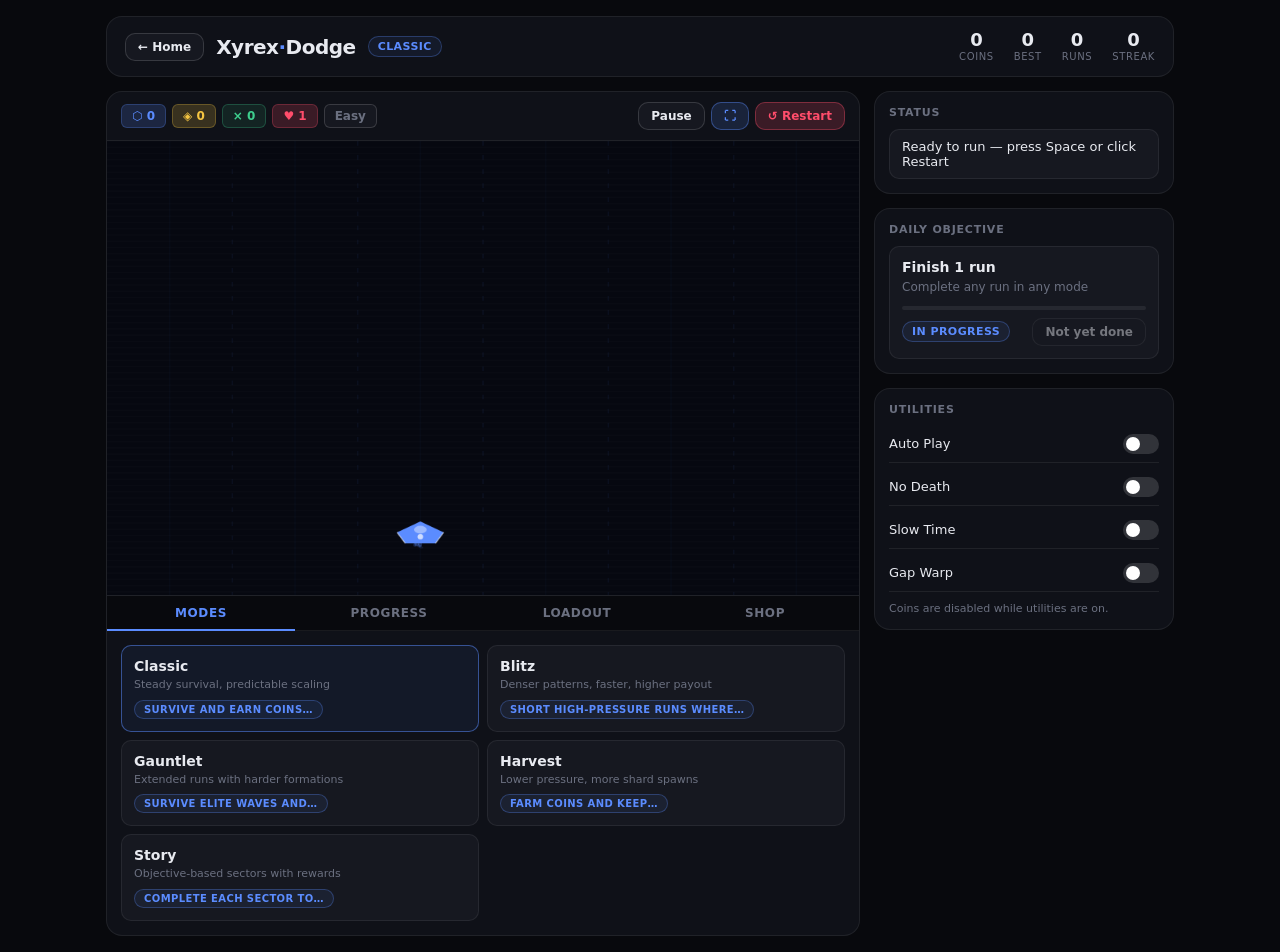
<file: dodge/index.html>
<!doctype html>
<html lang="en">
<head>
  <meta charset="utf-8" />
  <meta name="viewport" content="width=device-width,initial-scale=1" />
  <title>Xyrex.lol</title>
  <script>
    (function () {
      var next = '/dodge.html' + window.location.search + window.location.hash;
      window.location.replace(next);
    })();
  </script>
</head>
<body></body>
</html>
</file>
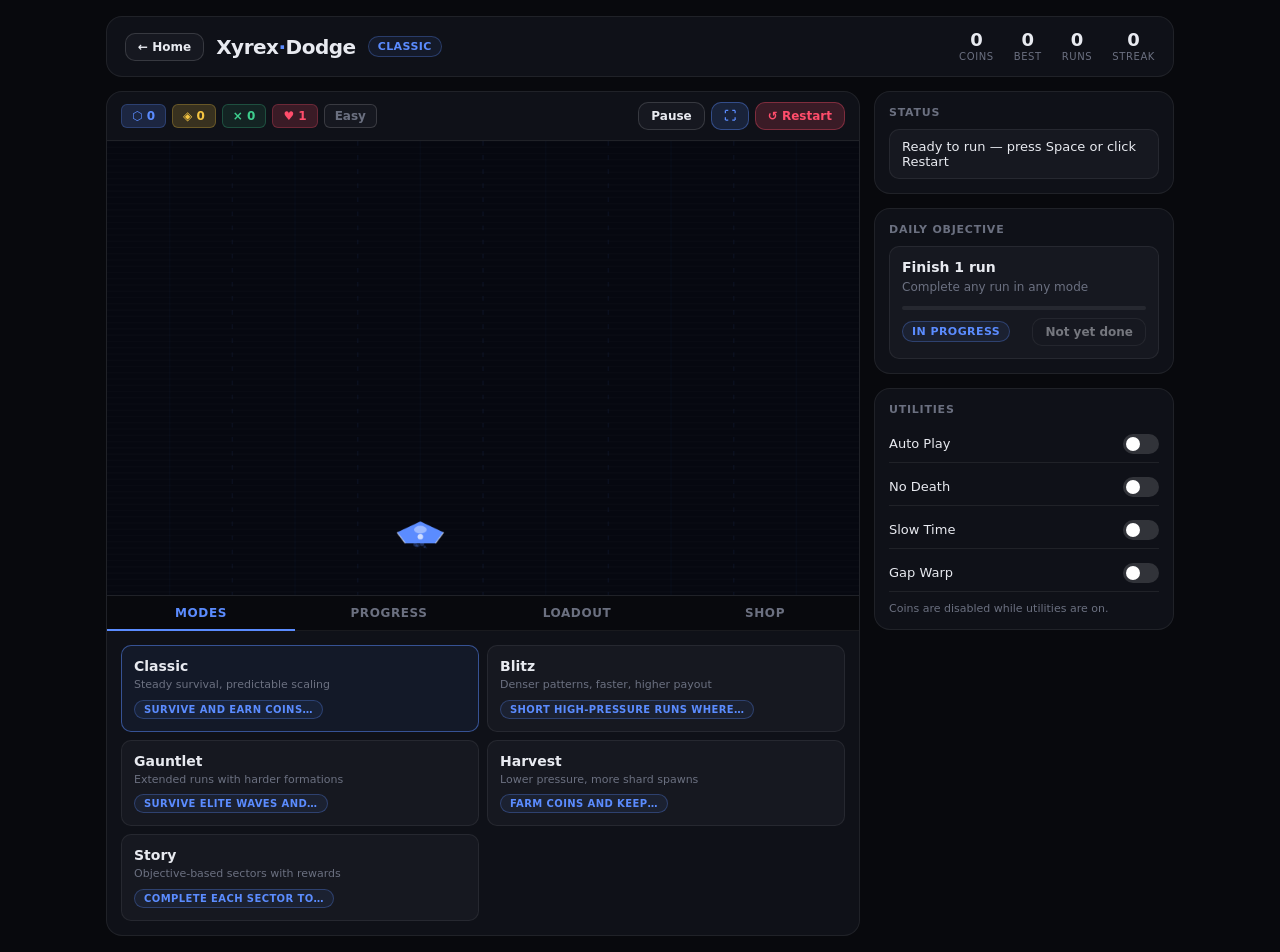
<file: dodge.html>
<!DOCTYPE html>
<html lang="en">
<head>
<meta charset="UTF-8">
<meta name="viewport" content="width=device-width, initial-scale=1.0">
<title>Xyrex Dodge</title>
<style>
  :root {
    --bg: #08090d;
    --surface: #0f1118;
    --surface2: #161820;
    --border: rgba(255,255,255,0.07);
    --border-bright: rgba(255,255,255,0.14);
    --text: #e8eaf0;
    --muted: #6b7080;
    --accent: #5b8cff;
    --accent-glow: rgba(91,140,255,0.18);
    --danger: #ff4d6b;
    --danger-glow: rgba(255,77,107,0.18);
    --gold: #f5c542;
    --gold-glow: rgba(245,197,66,0.18);
    --success: #3ecf8e;
    --radius: 10px;
    --radius-lg: 16px;
  }
  * { box-sizing: border-box; margin: 0; padding: 0; }
  html, body { background: var(--bg); color: var(--text); font-family: 'Inter', system-ui, -apple-system, sans-serif; min-height: 100vh; overflow-x: hidden; }
  @import url('https://fonts.googleapis.com/css2?family=Inter:wght@400;500;600;700&display=swap');

  #app { max-width: 1100px; margin: 0 auto; padding: 16px; display: grid; gap: 14px; }

  /* HEADER */
  .hdr { display: flex; align-items: center; justify-content: space-between; padding: 14px 18px; background: var(--surface); border: 1px solid var(--border); border-radius: var(--radius-lg); }
  .hdr-left { display: flex; align-items: center; gap: 12px; }
  .home-link { text-decoration: none; }
  .logo { font-size: 20px; font-weight: 700; letter-spacing: -0.5px; color: var(--text); }
  .logo span { color: var(--accent); }
  .pill { display: inline-flex; align-items: center; gap: 5px; padding: 3px 9px; border-radius: 999px; font-size: 11px; font-weight: 600; letter-spacing: 0.04em; text-transform: uppercase; border: 1px solid; }
  .pill-accent { color: var(--accent); border-color: rgba(91,140,255,0.3); background: rgba(91,140,255,0.08); }
  .pill-danger { color: var(--danger); border-color: rgba(255,77,107,0.3); background: rgba(255,77,107,0.08); }
  .pill-gold { color: var(--gold); border-color: rgba(245,197,66,0.3); background: rgba(245,197,66,0.08); }
  .pill-success { color: var(--success); border-color: rgba(62,207,142,0.3); background: rgba(62,207,142,0.08); }
  .hdr-stats { display: flex; gap: 20px; }
  .hdr-stat { text-align: center; }
  .hdr-stat-val { font-size: 18px; font-weight: 700; line-height: 1; }
  .hdr-stat-lbl { font-size: 10px; color: var(--muted); text-transform: uppercase; letter-spacing: 0.06em; margin-top: 2px; }

  /* MAIN LAYOUT */
  .layout { display: grid; grid-template-columns: 1fr 300px; gap: 14px; align-items: start; }
  @media (max-width: 860px) { .layout { grid-template-columns: 1fr; } }

  /* GAME BOARD */
  .board { background: var(--surface); border: 1px solid var(--border); border-radius: var(--radius-lg); overflow: hidden; }
  .board-toolbar { display: flex; align-items: center; justify-content: space-between; padding: 10px 14px; border-bottom: 1px solid var(--border); gap: 8px; }
  .run-badges { display: flex; gap: 6px; flex-wrap: wrap; }
  .badge { display: inline-flex; align-items: center; gap: 4px; padding: 4px 10px; border-radius: 6px; font-size: 12px; font-weight: 600; background: var(--surface2); border: 1px solid var(--border); color: var(--text); }
  .badge svg { width: 11px; height: 11px; }
  .badge-score { border-color: rgba(91,140,255,0.25); color: var(--accent); background: var(--accent-glow); }
  .badge-coins { border-color: rgba(245,197,66,0.25); color: var(--gold); background: var(--gold-glow); }
  .badge-combo { border-color: rgba(62,207,142,0.25); color: var(--success); background: rgba(62,207,142,0.1); }
  .badge-lives { border-color: rgba(255,77,107,0.25); color: var(--danger); background: var(--danger-glow); }
  .badge-diff { border-color: rgba(255,255,255,0.15); color: var(--muted); }
  .board-controls { display: flex; gap: 6px; }
  .btn { display: inline-flex; align-items: center; gap: 5px; padding: 6px 12px; border-radius: var(--radius); border: 1px solid var(--border-bright); background: var(--surface2); color: var(--text); font-size: 12px; font-weight: 600; cursor: pointer; transition: all 0.15s ease; white-space: nowrap; font-family: inherit; }
  .btn:hover { background: #1e2030; border-color: rgba(255,255,255,0.22); transform: translateY(-1px); }
  .btn:active { transform: translateY(0); }
  .btn-primary { background: rgba(91,140,255,0.15); border-color: rgba(91,140,255,0.4); color: var(--accent); }
  .btn-primary:hover { background: rgba(91,140,255,0.22); }
  .btn-danger { background: var(--danger-glow); border-color: rgba(255,77,107,0.35); color: var(--danger); }
  .btn:disabled { opacity: 0.45; cursor: not-allowed; transform: none; }

  /* CANVAS */
  .canvas-wrap { position: relative; background: #060810; }
  canvas { display: block; width: 100%; height: auto; aspect-ratio: 960/580; }
  .overlay { position: absolute; inset: 0; display: flex; align-items: center; justify-content: center; background: rgba(8,9,13,0.85); backdrop-filter: blur(8px); }
  .overlay[hidden] { display: none; }
  .modal { background: var(--surface); border: 1px solid var(--border-bright); border-radius: var(--radius-lg); padding: 28px 32px; max-width: 420px; width: 90%; text-align: center; }
  .modal h2 { font-size: 22px; font-weight: 700; margin-bottom: 6px; }
  .modal p { color: var(--muted); font-size: 14px; margin-bottom: 16px; line-height: 1.5; }
  .modal-stats { display: grid; grid-template-columns: 1fr 1fr; gap: 8px; margin: 16px 0; }
  .modal-stat { background: var(--surface2); border: 1px solid var(--border); border-radius: var(--radius); padding: 10px 12px; }
  .modal-stat-val { font-size: 22px; font-weight: 700; }
  .modal-stat-lbl { font-size: 11px; color: var(--muted); margin-top: 2px; text-transform: uppercase; letter-spacing: 0.04em; }

  /* MOBILE CONTROLS */
  .mobile-controls { display: none; padding: 10px 14px; border-top: 1px solid var(--border); gap: 8px; }
  @media (max-width: 860px) { .mobile-controls { display: flex; } }
  .mobile-controls .btn { flex: 1; justify-content: center; padding: 14px; font-size: 15px; }

  /* TABS */
  .tabs { border-top: 1px solid var(--border); }
  .tab-nav { display: flex; border-bottom: 1px solid var(--border); background: var(--bg); }
  .tab-btn { flex: 1; padding: 10px 12px; background: none; border: none; color: var(--muted); font-size: 12px; font-weight: 600; cursor: pointer; text-transform: uppercase; letter-spacing: 0.05em; transition: color 0.15s; position: relative; font-family: inherit; }
  .tab-btn.active { color: var(--accent); }
  .tab-btn.active::after { content: ''; position: absolute; bottom: -1px; left: 0; right: 0; height: 2px; background: var(--accent); }
  .tab-content { padding: 14px; display: none; }
  .tab-content.active { display: block; }

  /* MODE CARDS */
  .mode-grid { display: grid; grid-template-columns: 1fr 1fr; gap: 8px; }
  @media (max-width: 600px) { .mode-grid { grid-template-columns: 1fr; } }
  .mode-card { background: var(--surface2); border: 1px solid var(--border); border-radius: var(--radius); padding: 12px; cursor: pointer; text-align: left; transition: all 0.15s; width: 100%; font-family: inherit; color: var(--text); }
  .mode-card:hover { border-color: var(--border-bright); background: #1a1c26; }
  .mode-card.selected { border-color: rgba(91,140,255,0.5); background: rgba(91,140,255,0.07); }
  .mode-name { font-size: 14px; font-weight: 700; margin-bottom: 3px; }
  .mode-desc { font-size: 11px; color: var(--muted); line-height: 1.4; }
  .mode-tag { margin-top: 7px; }

  /* SIDEBAR */
  .sidebar { display: grid; gap: 14px; }
  .panel { background: var(--surface); border: 1px solid var(--border); border-radius: var(--radius-lg); padding: 14px; }
  .panel-title { font-size: 11px; font-weight: 700; text-transform: uppercase; letter-spacing: 0.07em; color: var(--muted); margin-bottom: 10px; }

  /* STATUS */
  .status-bar { padding: 9px 12px; border-radius: var(--radius); font-size: 13px; background: var(--surface2); border: 1px solid var(--border); color: var(--text); transition: background 0.2s, border-color 0.2s; min-height: 38px; display: flex; align-items: center; }
  .status-bar.ok { background: rgba(62,207,142,0.08); border-color: rgba(62,207,142,0.22); color: var(--success); }
  .status-bar.warn { background: rgba(245,197,66,0.08); border-color: rgba(245,197,66,0.22); color: var(--gold); }
  .status-bar.danger { background: var(--danger-glow); border-color: rgba(255,77,107,0.3); color: var(--danger); }

  /* DAILY OBJECTIVE */
  .mission-card { background: var(--surface2); border: 1px solid var(--border); border-radius: var(--radius); padding: 12px; }
  .mission-title { font-size: 14px; font-weight: 700; margin-bottom: 4px; }
  .mission-desc { font-size: 12px; color: var(--muted); margin-bottom: 10px; line-height: 1.4; }
  .mission-footer { display: flex; align-items: center; justify-content: space-between; }
  .progress-bar { height: 4px; border-radius: 999px; background: var(--border); overflow: hidden; margin: 8px 0; }
  .progress-fill { height: 100%; border-radius: inherit; background: var(--accent); transition: width 0.3s; }

  /* LOADOUT */
  .loadout-grid { display: grid; gap: 6px; }
  .loadout-item { background: var(--surface2); border: 1px solid var(--border); border-radius: var(--radius); padding: 10px 12px; cursor: pointer; display: flex; align-items: flex-start; gap: 10px; transition: all 0.15s; text-align: left; width: 100%; font-family: inherit; color: var(--text); }
  .loadout-item:hover { border-color: var(--border-bright); }
  .loadout-item.selected { border-color: rgba(91,140,255,0.45); background: rgba(91,140,255,0.06); }
  .loadout-item.locked { opacity: 0.55; cursor: default; }
  .loadout-item-icon { width: 32px; height: 32px; border-radius: 8px; display: flex; align-items: center; justify-content: center; flex-shrink: 0; font-size: 15px; background: var(--surface); border: 1px solid var(--border); }
  .loadout-item-body { flex: 1; min-width: 0; }
  .loadout-item-name { font-size: 13px; font-weight: 700; display: flex; align-items: center; gap: 6px; }
  .loadout-item-desc { font-size: 11px; color: var(--muted); margin-top: 2px; line-height: 1.35; }
  .price-tag { font-size: 10px; font-weight: 600; color: var(--gold); background: var(--gold-glow); border: 1px solid rgba(245,197,66,0.2); padding: 1px 6px; border-radius: 4px; }
  .owned-tag { font-size: 10px; font-weight: 600; color: var(--success); background: rgba(62,207,142,0.1); border: 1px solid rgba(62,207,142,0.2); padding: 1px 6px; border-radius: 4px; }

  /* UTILITIES */
  .cheat-panel { display: grid; gap: 6px; }
  .cheat-row { display: flex; align-items: center; justify-content: space-between; padding: 8px 0; border-bottom: 1px solid var(--border); }
  .cheat-row:last-child { border-bottom: none; }
  .cheat-label { font-size: 13px; }
  .toggle { position: relative; width: 36px; height: 20px; }
  .toggle input { opacity: 0; width: 0; height: 0; }
  .toggle-track { position: absolute; inset: 0; background: var(--border-bright); border-radius: 999px; cursor: pointer; transition: background 0.2s; }
  .toggle input:checked + .toggle-track { background: var(--accent); }
  .toggle-thumb { position: absolute; width: 14px; height: 14px; background: white; border-radius: 50%; top: 3px; left: 3px; transition: transform 0.2s; }
  .toggle input:checked ~ .toggle-thumb { transform: translateX(16px); }

  /* SHOP */
  .shop-grid { display: grid; gap: 6px; }
  .shop-item { display: flex; align-items: center; justify-content: space-between; padding: 9px 12px; background: var(--surface2); border: 1px solid var(--border); border-radius: var(--radius); }
  .shop-item-left { display: flex; flex-direction: column; gap: 2px; }
  .shop-item-name { font-size: 13px; font-weight: 600; }
  .shop-item-desc { font-size: 11px; color: var(--muted); }

  /* STORY */
  .story-cards { display: grid; gap: 8px; }
  .story-card { background: var(--surface2); border: 1px solid var(--border); border-radius: var(--radius); padding: 12px; }
  .story-card.locked { opacity: 0.5; }
  .story-card.done { border-color: rgba(62,207,142,0.3); }
  .story-card-title { font-size: 13px; font-weight: 700; margin-bottom: 4px; }
  .story-card-desc { font-size: 11px; color: var(--muted); line-height: 1.4; margin-bottom: 8px; }
  .story-card-footer { display: flex; align-items: center; gap: 6px; }
  .divider { border: none; border-top: 1px solid var(--border); margin: 10px 0; }
  .stat-row { display: flex; justify-content: space-between; align-items: center; padding: 6px 0; border-bottom: 1px solid var(--border); font-size: 13px; }
  .stat-row:last-child { border-bottom: none; }
  .stat-row-lbl { color: var(--muted); }
  .stat-row-val { font-weight: 600; }
</style>
</head>
<body>
<div id="app">
  <header class="hdr">
    <div class="hdr-left">
      <a class="btn home-link" href="/" aria-label="Return to the Xyrex home page">← Home</a>
      <div class="logo">Xyrex<span>·</span>Dodge</div>
      <span class="pill pill-accent" id="hdrModePill">Classic</span>
    </div>
    <div class="hdr-stats">
      <div class="hdr-stat"><div class="hdr-stat-val" id="hdrCoins">0</div><div class="hdr-stat-lbl">Coins</div></div>
      <div class="hdr-stat"><div class="hdr-stat-val" id="hdrBest">0</div><div class="hdr-stat-lbl">Best</div></div>
      <div class="hdr-stat"><div class="hdr-stat-val" id="hdrRuns">0</div><div class="hdr-stat-lbl">Runs</div></div>
      <div class="hdr-stat"><div class="hdr-stat-val" id="hdrStreak">0</div><div class="hdr-stat-lbl">Streak</div></div>
    </div>
  </header>

  <div class="layout">
    <section class="board">
      <div class="board-toolbar">
        <div class="run-badges">
          <span class="badge badge-score" id="badgeScore">⬡ 0</span>
          <span class="badge badge-coins" id="badgeCoins">◈ 0</span>
          <span class="badge badge-combo" id="badgeCombo">× 0</span>
          <span class="badge badge-lives" id="badgeLives">♥ 1</span>
          <span class="badge badge-diff" id="badgeDiff">Easy</span>
        </div>
        <div class="board-controls">
          <button class="btn" id="pauseBtn">Pause</button>
          <button class="btn btn-primary" id="fsBtn" title="Game fullscreen">⛶</button>
          <button class="btn btn-danger" id="restartBtn">↺ Restart</button>
        </div>
      </div>

      <div class="canvas-wrap" id="canvasWrap">
        <canvas id="gameCanvas" width="960" height="580" tabindex="0" aria-label="Dodge game board"></canvas>
        <div class="overlay" id="overlay" hidden></div>
      </div>

      <div class="mobile-controls" id="mobileControls">
        <button class="btn" id="mobileLeft">◀ Left</button>
        <button class="btn" id="mobileRight">Right ▶</button>
      </div>

      <div class="tabs">
        <div class="tab-nav">
          <button class="tab-btn active" data-tab="modes">Modes</button>
          <button class="tab-btn" data-tab="progress">Progress</button>
          <button class="tab-btn" data-tab="loadout">Loadout</button>
          <button class="tab-btn" data-tab="shop">Shop</button>
        </div>
        <div class="tab-content active" id="tab-modes"></div>
        <div class="tab-content" id="tab-progress"></div>
        <div class="tab-content" id="tab-loadout"></div>
        <div class="tab-content" id="tab-shop"></div>
      </div>
    </section>

    <aside class="sidebar">
      <div class="panel">
        <div class="panel-title">Status</div>
        <div class="status-bar" id="statusBar">Ready to run — press Space or click Restart</div>
      </div>

      <div class="panel">
        <div class="panel-title">Daily objective</div>
        <div id="missionSection"></div>
      </div>

      <div class="panel">
        <div class="panel-title">Utilities</div>
        <div class="cheat-panel" id="cheatPanel">
          <div class="cheat-row"><span class="cheat-label">Auto Play</span><label class="toggle"><input type="checkbox" data-cheat="autoplay"><span class="toggle-track"></span><span class="toggle-thumb"></span></label></div>
          <div class="cheat-row"><span class="cheat-label">No Death</span><label class="toggle"><input type="checkbox" data-cheat="nodeath"><span class="toggle-track"></span><span class="toggle-thumb"></span></label></div>
          <div class="cheat-row"><span class="cheat-label">Slow Time</span><label class="toggle"><input type="checkbox" data-cheat="slowtime"><span class="toggle-track"></span><span class="toggle-thumb"></span></label></div>
          <div class="cheat-row"><span class="cheat-label">Gap Warp</span><label class="toggle"><input type="checkbox" data-cheat="ghost"><span class="toggle-track"></span><span class="toggle-thumb"></span></label></div>
          <div style="font-size:11px;color:var(--muted);margin-top:4px;">Coins are disabled while utilities are on.</div>
        </div>
      </div>
    </aside>
  </div>
</div>

<script>
(function() {
  'use strict';

  // ─── CONSTANTS ────────────────────────────────────────────────────────────────
  const SAVE_KEY = 'xyrex_dodge_v3';
  const W = 960, H = 580, LANES = 6;
  const LANE_W = W / LANES;
  const FREE_TOKENS = 5;

  const MODIFIERS = {
    Balanced:{ price:0,  desc:'Standard handling', playerSpeed:1,   coinBonus:1,    pressure:1,    waveBonus:1 },
    Swift:   { price:125,desc:'20% faster lane change', playerSpeed:1.2, coinBonus:1, pressure:1.08, waveBonus:1 },
    Fortune: { price:180,desc:'35% more coins, harder waves', playerSpeed:1, coinBonus:1.35, pressure:1.14, waveBonus:1.08 },
    Bulwark: { price:220,desc:'Less pressure, slower movement', playerSpeed:0.9, coinBonus:0.92, pressure:0.92, waveBonus:0.95 },
    Chaos:   { price:260,desc:'Max rewards, max danger', playerSpeed:1.1, coinBonus:1.6, pressure:1.3, waveBonus:1.2 },
  };

  const POWERUPS = {
    None:          { price:0,   desc:'No powerup equipped', icon:'○' },
    Quickstep:     { price:200, desc:'Snap lane changes — no slide', icon:'⚡' },
    'Shield Matrix':{ price:280,desc:'Start with an extra life', icon:'🛡' },
    'Lucky Drift': { price:190, desc:'+20% coin rewards per run', icon:'✦' },
    'Time Bloom':  { price:320, desc:'Every 12 combo steps slows hazards', icon:'⏱' },
    'Magnet Pulse':{ price:240, desc:'Shards drift toward your lane', icon:'⊕' },
  };

  const VISUAL_THEMES = {
    Neon:     { price:0,   desc:'Default blue/pink', accent:'#5b8cff', danger:'#ff4d6b', track:'#060810' },
    Amethyst: { price:180, desc:'Purple tones',      accent:'#b490ff', danger:'#ff80c8', track:'#0c0818' },
    Obsidian: { price:220, desc:'Dark tactical',     accent:'#56d9f5', danger:'#ff6c7a', track:'#050d14' },
    Synthwave:{ price:260, desc:'Vivid neon blend',  accent:'#f562c8', danger:'#ff5e5e', track:'#17082a' },
  };

  const UTILITY_SKINS = {
    Pulse:  { price:0,   desc:'Clean default feedback' },
    Aurora: { price:160, desc:'Soft cyan highlights' },
    Ember:  { price:210, desc:'Warm orange on activate' },
    Prism:  { price:280, desc:'Multi-color aura' },
  };

  const DIFFICULTY_STAGES = [
    { name:'Easy',      minScore:0,   minGap:0, maxGap:1, density:1, interval:1.2,  speed:0.88 },
    { name:'Medium',    minScore:30,  minGap:1, maxGap:2, density:2, interval:1.02, speed:0.98 },
    { name:'Hard',      minScore:75,  minGap:1, maxGap:3, density:2, interval:0.84, speed:1.1  },
    { name:'Very Hard', minScore:135, minGap:2, maxGap:4, density:3, interval:0.68, speed:1.24 },
  ];

  const GAME_MODES = {
    Classic:  { desc:'Steady survival, predictable scaling', speed:1,    interval:1,    pickups:0.45, modeScore:1,    obj:'Survive and earn coins from clean dodges.' },
    Blitz:    { desc:'Denser patterns, faster, higher payout', speed:1.22, interval:0.78, pickups:0.35, modeScore:1.35, obj:'Short high-pressure runs where reaction speed wins.' },
    Gauntlet: { desc:'Extended runs with harder formations', speed:1.08, interval:0.92, pickups:0.5,  modeScore:1.5,  obj:'Survive elite waves and hold long combos.' },
    Harvest:  { desc:'Lower pressure, more shard spawns', speed:0.95, interval:1.08, pickups:0.82, modeScore:0.95, obj:'Farm coins and keep your combo alive.' },
    Story:    { desc:'Objective-based sectors with rewards', speed:1,    interval:1,    pickups:0.55, modeScore:1.15, obj:'Complete each sector to advance the campaign.' },
  };

  const STORY_CHAPTERS = [
    { id:'s1', title:'Sector 1: Wake Protocol', brief:'Restore the first lane beacon.', label:'Reach 25 score + collect 4 shards', targetScore:25, targetPickups:4, reward:120 },
    { id:'s2', title:'Sector 2: Crosswind Array', brief:'Maintain clean combos under turbulence.', label:'Reach 40 score + 10 combo streak', targetScore:40, targetCombo:10, reward:180 },
    { id:'s3', title:'Sector 3: Final Echo', brief:'High-score burst with shield preserved.', label:'Reach 60 score + finish with 1 life', targetScore:60, requireLife:true, reward:260 },
  ];

  const DAILY_OBJ = [
    { id:'run',    title:'Finish 1 run',          desc:'Complete any run in any mode',                reward:90, type:'run' },
    { id:'shards', title:'Collect 3 shards',       desc:'Collect at least 3 energy shards in one run', reward:90, type:'pickups', target:3 },
    { id:'coins',  title:'Earn 25 coins',           desc:'Finish one run with ≥25 coins earned',        reward:90, type:'coins', target:25 },
    { id:'pwrup',  title:'Score 20 with a powerup', desc:'Score 20+ while an owned powerup is equipped', reward:90, type:'powerupScore', target:20 },
  ];

  const DEFAULT = {
    coins:0, bestScore:0, bestByMode:{}, totalRuns:0, totalPickups:0, longestCombo:0,
    dailyObjective:null, ownedModifiers:['Balanced'], selectedModifier:'Balanced',
    ownedPowerups:[], selectedPowerup:'None', ownedVisualThemes:['Neon'],
    selectedVisualTheme:'Neon', selectedMode:'Classic', storyProgress:0,
    storyRewardsClaimed:[], aiTokenDate:'', aiTokensUsedToday:0, aiPurchasedTokens:0,
    activeCheats:[], utilitySkin:'Pulse', ownedUtilitySkins:['Pulse'],
    dailyStreak:0, lastDailyClaimDate:'',
  };

  // ─── STORAGE + ANTICHEAT ─────────────────────────────────────────────────────
  const ANTICHEAT_VERSION = 2;
  const ANTICHEAT_SALT = 'xyrex.dodge.integrity.v2.2026';
  const MAX_SAFE_COINS = 250000;
  const MAX_SAFE_SCORE = 100000;
  const VALID_CHEATS = new Set(['autoplay', 'nodeath', 'slowtime', 'ghost']);

  function localDay() {
    const d = new Date();
    return `${d.getFullYear()}-${String(d.getMonth()+1).padStart(2,'0')}-${String(d.getDate()).padStart(2,'0')}`;
  }

  function stableStringify(value) {
    if (Array.isArray(value)) return `[${value.map(stableStringify).join(',')}]`;
    if (value && typeof value === 'object') return `{${Object.keys(value).sort().map(key => `${JSON.stringify(key)}:${stableStringify(value[key])}`).join(',')}}`;
    return JSON.stringify(value);
  }

  function checksum(payload) {
    const input = `${ANTICHEAT_SALT}:${stableStringify(payload)}`;
    let hash = 2166136261;
    for (let i = 0; i < input.length; i++) { hash ^= input.charCodeAt(i); hash = Math.imul(hash, 16777619); }
    return (hash >>> 0).toString(36);
  }

  function stripIntegrity(payload) {
    const clean = { ...(payload || {}) };
    delete clean.__xyrexIntegrity;
    return clean;
  }

  function seal(payload) {
    const clean = sanitizeSaveData(stripIntegrity(payload));
    return { ...clean, __xyrexIntegrity: { version: ANTICHEAT_VERSION, checksum: checksum(clean) } };
  }

  function isSealed(payload) {
    const meta = payload?.__xyrexIntegrity;
    if (!meta || meta.version !== ANTICHEAT_VERSION || typeof meta.checksum !== 'string') return false;
    return meta.checksum === checksum(stripIntegrity(payload));
  }

  function numberInRange(value, fallback, min, max) {
    const next = Number(value);
    if (!Number.isFinite(next)) return fallback;
    return clamp(Math.trunc(next), min, max);
  }

  function listFromCatalog(value, catalog, required = []) {
    const valid = new Set(Object.keys(catalog));
    const next = Array.isArray(value) ? value.filter(item => valid.has(item)) : [];
    required.forEach(item => { if (!next.includes(item)) next.unshift(item); });
    return [...new Set(next)];
  }

  function sanitizeSaveData(input) {
    const d = { ...DEFAULT, ...(input || {}) };
    d.coins = numberInRange(d.coins, DEFAULT.coins, 0, MAX_SAFE_COINS);
    d.bestScore = numberInRange(d.bestScore, DEFAULT.bestScore, 0, MAX_SAFE_SCORE);
    d.totalRuns = numberInRange(d.totalRuns, DEFAULT.totalRuns, 0, 1000000);
    d.totalPickups = numberInRange(d.totalPickups, DEFAULT.totalPickups, 0, 1000000);
    d.longestCombo = numberInRange(d.longestCombo, DEFAULT.longestCombo, 0, MAX_SAFE_SCORE);
    d.storyProgress = numberInRange(d.storyProgress, DEFAULT.storyProgress, 0, STORY_CHAPTERS.length);
    d.aiTokensUsedToday = numberInRange(d.aiTokensUsedToday, DEFAULT.aiTokensUsedToday, 0, FREE_TOKENS);
    d.aiPurchasedTokens = numberInRange(d.aiPurchasedTokens, DEFAULT.aiPurchasedTokens, 0, 365);
    d.dailyStreak = numberInRange(d.dailyStreak, DEFAULT.dailyStreak, 0, 3650);
    d.bestByMode = Object.fromEntries(Object.entries(d.bestByMode && typeof d.bestByMode === 'object' ? d.bestByMode : {}).filter(([mode]) => GAME_MODES[mode]).map(([mode, score]) => [mode, numberInRange(score, 0, 0, MAX_SAFE_SCORE)]));
    d.ownedModifiers = listFromCatalog(d.ownedModifiers, MODIFIERS, ['Balanced']);
    d.ownedPowerups = listFromCatalog(d.ownedPowerups, POWERUPS).filter(item => item !== 'None');
    d.ownedVisualThemes = listFromCatalog(d.ownedVisualThemes, VISUAL_THEMES, ['Neon']);
    d.ownedUtilitySkins = listFromCatalog(d.ownedUtilitySkins, UTILITY_SKINS, ['Pulse']);
    d.storyRewardsClaimed = Array.isArray(d.storyRewardsClaimed) ? [...new Set(d.storyRewardsClaimed.filter(id => STORY_CHAPTERS.some(ch => ch.id === id)))] : [];
    d.activeCheats = Array.isArray(d.activeCheats) ? [...new Set(d.activeCheats.map(item => String(item).toLowerCase()).filter(item => VALID_CHEATS.has(item)))] : [];
    if (!MODIFIERS[d.selectedModifier]) d.selectedModifier = 'Balanced';
    if (!POWERUPS[d.selectedPowerup]) d.selectedPowerup = 'None';
    if (d.selectedPowerup !== 'None' && !d.ownedPowerups.includes(d.selectedPowerup)) d.selectedPowerup = 'None';
    if (!VISUAL_THEMES[d.selectedVisualTheme] || !d.ownedVisualThemes.includes(d.selectedVisualTheme)) d.selectedVisualTheme = 'Neon';
    if (!UTILITY_SKINS[d.utilitySkin] || !d.ownedUtilitySkins.includes(d.utilitySkin)) d.utilitySkin = 'Pulse';
    if (!GAME_MODES[d.selectedMode]) d.selectedMode = 'Classic';
    return d;
  }

  function load() {
    try {
      const raw = localStorage.getItem(SAVE_KEY);
      if (!raw) return { ...DEFAULT };
      const parsed = JSON.parse(raw);
      if (!parsed?.__xyrexIntegrity || !isSealed(parsed)) {
        console.warn('Xyrex Dodge anticheat reset unverified save data.');
        return { ...DEFAULT };
      }
      return sanitizeSaveData(stripIntegrity(parsed));
    } catch {}
    return { ...DEFAULT };
  }

  function save(d) {
    try { localStorage.setItem(SAVE_KEY, JSON.stringify(seal(d))); } catch {}
  }

  // ─── THEME COLORS ────────────────────────────────────────────────────────────
  let COLORS = {
    accent: '#5b8cff',
    danger: '#ff4d6b',
    track: '#060810',
    lane: 'rgba(91,140,255,0.18)',
    pickup: '#3ecf8e',
    text: '#e8eaf0',
    muted: '#6b7080',
    particle: 'rgba(91,140,255,0.45)',
  };

  function applyVisualTheme(name) {
    const t = VISUAL_THEMES[name] || VISUAL_THEMES.Neon;
    COLORS.accent = t.accent;
    COLORS.danger = t.danger;
    COLORS.track = t.track;
    COLORS.lane = t.accent + '2a';
    COLORS.particle = t.accent + '70';
  }

  // ─── HELPERS ────────────────────────────────────────────────────────────────
  const clamp = (v,mn,mx) => Math.max(mn, Math.min(mx, v));
  const pick = arr => arr[Math.floor(Math.random() * arr.length)];

  // ─── PARTICLE POOL ───────────────────────────────────────────────────────────
  class ParticleSystem {
    constructor() { this.pool = []; }
    emit(x, y, opts = {}) {
      const count = opts.count || 1;
      for (let i = 0; i < count; i++) {
        const angle = opts.angle != null ? opts.angle + (Math.random()-0.5)*0.5 : Math.random()*Math.PI*2;
        const speed = opts.speed || (Math.random()*1.8+0.4);
        this.pool.push({
          x, y,
          vx: Math.cos(angle)*speed * (opts.vxScale||1),
          vy: Math.sin(angle)*speed * (opts.vyScale||1),
          life: 1, maxLife: opts.life||0.6,
          size: opts.size||(Math.random()*4+2),
          color: opts.color || COLORS.accent,
          gravity: opts.gravity||0,
        });
      }
    }
    update(dt) {
      this.pool = this.pool.filter(p => {
        p.x += p.vx; p.y += p.vy; p.vy += p.gravity;
        p.life -= dt / p.maxLife;
        return p.life > 0;
      });
    }
    draw(ctx) {
      this.pool.forEach(p => {
        ctx.globalAlpha = Math.max(0, p.life) * 0.85;
        ctx.fillStyle = p.color;
        ctx.beginPath();
        ctx.arc(p.x, p.y, p.size * p.life, 0, Math.PI*2);
        ctx.fill();
      });
      ctx.globalAlpha = 1;
    }
  }

  // ─── GAME ENGINE ─────────────────────────────────────────────────────────────
  class DodgeEngine {
    constructor(canvas, data) {
      this.canvas = canvas;
      this.ctx = canvas.getContext('2d');
      this.data = data;
      this.ps = new ParticleSystem();
      this.running = false;
      this.paused = false;
      this.gameOver = false;
      this.rafId = 0;
      this.lastTs = 0;
      this.startTs = 0;
      this.score = 0;
      this.runCoins = 0;
      this.combo = 0;
      this.bestComboRun = 0;
      this.storyPickups = 0;
      this.lives = 1;
      this.blocks = [];
      this.pickups = [];
      this.spawnTimer = 0;
      this.frameN = 0;
      this.trailPoints = [];
      this.player = { lane:2, targetLane:2, x:2.5*LANE_W, y:H-80, w:70, h:28, shieldFlash:0 };
      this.modifier = MODIFIERS[data.selectedModifier] || MODIFIERS.Balanced;
      this.mode = GAME_MODES[data.selectedMode] || GAME_MODES.Classic;
      this.powerups = new Set();
      this.onEndRun = null;
      this.lastSafeGap = null;
      this.recentPatternLanes = [];
      this.lastPickupLane = null;
      this.hitFlash = 0;
      applyVisualTheme(data.selectedVisualTheme);
    }

    get cheats() {
      return new Set((this.data.activeCheats||[]).map(s=>s.toLowerCase()));
    }

    get hasCheats() { return this.cheats.size > 0; }

    start() {
      if (this.running) return;
      this.running = true;
      this._resetGameState();
      this.lastTs = performance.now();
      this.startTs = this.lastTs;
      this.rafId = requestAnimationFrame(this._loop);
    }

    restart() {
      this._resetGameState();
      if (!this.running) {
        this.running = true;
        this.lastTs = performance.now();
        this.startTs = this.lastTs;
        this.rafId = requestAnimationFrame(this._loop);
      }
    }

    stop() {
      this.running = false;
      cancelAnimationFrame(this.rafId);
    }

    togglePause() {
      if (!this.running || this.gameOver) return false;
      this.paused = !this.paused;
      return this.paused;
    }

    moveLane(dir) {
      if (!this.player) return;
      if (dir === 'left') this.player.targetLane = Math.max(0, this.player.targetLane-1);
      if (dir === 'right') this.player.targetLane = Math.min(LANES-1, this.player.targetLane+1);
    }

    _resetGameState() {
      const owned = this.data.ownedPowerups||[];
      const selPu = this.data.selectedPowerup;
      this.powerups = new Set(selPu !== 'None' && owned.includes(selPu) ? [selPu] : []);
      this.modifier = MODIFIERS[this.data.selectedModifier] || MODIFIERS.Balanced;
      this.mode = GAME_MODES[this.data.selectedMode] || GAME_MODES.Classic;
      applyVisualTheme(this.data.selectedVisualTheme);
      this.paused = false;
      this.gameOver = false;
      this.score = 0;
      this.runCoins = 0;
      this.combo = 0;
      this.bestComboRun = 0;
      this.storyPickups = 0;
      this.spawnTimer = 0;
      this.blocks = [];
      this.pickups = [];
      this.ps = new ParticleSystem();
      this.trailPoints = [];
      this.hitFlash = 0;
      this.frameN = 0;
      this.lastSafeGap = null;
      this.recentPatternLanes = [];
      this.lastPickupLane = null;
      this.lives = this.powerups.has('Shield Matrix') ? 2 : 1;
      this.player = { lane:2, targetLane:2, x:2.5*LANE_W, y:H-80, w:70, h:28, shieldFlash:0 };
      this.startTs = performance.now();
      this.lastTs = this.startTs;
    }

    _diffStage() {
      return [...DIFFICULTY_STAGES].reverse().find(s => this.score >= s.minScore) || DIFFICULTY_STAGES[0];
    }

    _speed(elapsed) {
      const s = this._diffStage();
      const slow = this.cheats.has('slowtime') ? 0.5 : 1;
      const tr = Math.min(elapsed,150)*0.062;
      const sr = Math.min(this.score,220)*0.011;
      return clamp((3+tr+sr)*this.mode.speed*this.modifier.pressure*s.speed*slow, 1.35, 15.5);
    }

    _spawnInterval(elapsed) {
      const s = this._diffStage();
      const slow = this.cheats.has('slowtime') ? 2 : 1;
      const tp = Math.min(elapsed,150)*0.00135;
      const sp = Math.min(this.score,220)*0.0007;
      return clamp((1.26-tp-sp)*this.mode.interval*s.interval*slow, 0.34, 1.85);
    }

    _lanePressure() {
      const p = Array(LANES).fill(0);
      for (const b of this.blocks) {
        const dist = Math.max(20, this.player.y - b.y);
        p[b.lane] += 220/dist;
        if (b.y < this.player.y && b.y+b.h > this.player.y-120) p[b.lane] += 5;
      }
      return p;
    }

    _safeLanes(buf=70) {
      const blocked = new Set();
      for (const b of this.blocks) {
        if (b.y+b.h > this.player.y-buf && b.y < this.player.y+26) blocked.add(b.lane);
      }
      return [...Array(LANES).keys()].filter(l => !blocked.has(l));
    }

    _choosePattern() {
      const s = this._diffStage();
      const lanes = [...Array(LANES).keys()];
      const pressure = this._lanePressure();
      const cur = clamp(Math.round(this.player.targetLane), 0, LANES-1);
      const recentGaps = new Set([this.lastSafeGap].filter(Number.isInteger));
      const gapOptions = lanes.map(l => ({
        l, score: pressure[l]*1.7 + (Math.abs(l-cur)>=s.minGap && Math.abs(l-cur)<=s.maxGap?0:1.8) + (recentGaps.has(l)?1.15:0) + Math.random()*1.35
      })).sort((a,b)=>a.score-b.score);
      const safeGap = gapOptions[0]?.l ?? cur;
      this.lastSafeGap = safeGap;
      const openLanes = new Set([safeGap]);
      const secondary = lanes.filter(l=>l!==safeGap&&Math.abs(l-safeGap)<=2).sort((a,b)=>pressure[a]-pressure[b]+Math.random()-0.5);
      if (s.name==='Easy'||Math.random()<(s.name==='Medium'?0.55:0.22)) {
        const g2 = secondary[0];
        if (Number.isInteger(g2)) openLanes.add(g2);
      }
      const densityBonus = Math.floor(Math.min(this.score,180)/90);
      const targetCount = clamp(s.density+densityBonus,1,LANES-openLanes.size);
      const recent = new Set((this.recentPatternLanes||[]).slice(-4));
      const cands = lanes.filter(l=>!openLanes.has(l)).map(l=>({l, score:pressure[l]*0.65+(recent.has(l)?0.9:0)-Math.abs(l-cur)*0.12+Math.random()*1.6})).sort((a,b)=>a.score-b.score);
      const pattern = cands.slice(0,targetCount).map(c=>c.l);
      if (!pattern.length) pattern.push(lanes.find(l=>l!==safeGap)??0);
      this.recentPatternLanes = [...(this.recentPatternLanes||[]),...pattern].slice(-12);
      return [...new Set(pattern)].filter(l=>l>=0&&l<LANES);
    }

    _spawnWave(elapsed) {
      const speed = this._speed(elapsed);
      const s = this._diffStage();
      const pattern = this._choosePattern();
      pattern.forEach(lane => {
        this.blocks.push({ lane, x:lane*LANE_W+10, y:-52, w:LANE_W-20, h:s.name==='Very Hard'?44:36, speed, shapeType:Math.floor(Math.random()*3) });
      });
      if (Math.random() < this.mode.pickups) {
        const open = [...Array(LANES).keys()].filter(l=>!pattern.includes(l));
        const cands = (open.length?open:[...Array(LANES).keys()]).map(l=>({ l, score:(l===this.lastPickupLane?1.25:0)+Math.abs(l-this.player.targetLane)*0.08+Math.random()*1.4})).sort((a,b)=>a.score-b.score);
        const lane = cands[0]?.l ?? pick(open.length?open:[2]);
        this.lastPickupLane = lane;
        const jitter = (Math.random()-0.5)*LANE_W*0.34;
        const px = clamp(lane*LANE_W+LANE_W/2+jitter, lane*LANE_W+18, (lane+1)*LANE_W-18);
        this.pickups.push({ lane, x:px, y:-30, size:10, speed:speed*0.76, glow:0 });
      }
    }

    _updatePlayer(dt) {
      const c = this.cheats;
      const targetX = this.player.targetLane * LANE_W + LANE_W/2;
      if (c.has('ghost')) {
        this.player.x = targetX;
        if (this.frameN % 3 === 0) {
          this.ps.emit(this.player.x, this.player.y+10, { count:1, life:0.5, size:5, color:COLORS.particle, angle:Math.PI/2, speed:0.4, vyScale:1 });
        }
        return;
      }
      if (c.has('autoplay')) {
        let safe = this._safeLanes(120);
        if (!safe.length) {
          const el = this._bestEmergencyLane();
          this.blocks = this.blocks.filter(b=>!(b.lane===el&&b.y+b.h>this.player.y-140&&b.y<this.player.y+32));
          safe = [el];
        }
        const pressure = this._lanePressure();
        const pu = this.pickups.filter(p=>safe.includes(p.lane)&&p.y>H*0.08&&p.y<this.player.y+34).sort((a,b)=>pressure[a.lane]-pressure[b.lane])[0];
        this.player.targetLane = pu ? pu.lane : safe.reduce((best,l)=>pressure[l]<pressure[best]?l:best, safe[0]);
      }
      const quick = this.powerups.has('Quickstep') || c.has('autoplay');
      const lerp = quick ? 1 : 0.17 * this.modifier.playerSpeed;
      this.player.x += (targetX - this.player.x) * lerp;
      // Exhaust trail
      if (this.frameN % 2 === 0) {
        this.ps.emit(this.player.x + (Math.random()-0.5)*16, this.player.y+this.player.h/2, {
          count:1, life:0.35, size:3, color:COLORS.accent+'66', angle:Math.PI/2, speed:0.6, vyScale:0.7, gravity:0
        });
      }
      if (this.player.shieldFlash > 0) this.player.shieldFlash -= dt;
    }

    _bestEmergencyLane(pref = this.player.targetLane) {
      const p = this._lanePressure();
      return [...Array(LANES).keys()].reduce((best,l) => p[l]+Math.abs(l-pref)*0.36 < p[best]+Math.abs(best-pref)*0.36 ? l : best, 0);
    }

    _hits(b) {
      const hw = this.player.w/2, hh = this.player.h/2;
      if ('size' in b) return b.x>=this.player.x-hw&&b.x<=this.player.x+hw&&b.y>=this.player.y-hh&&b.y<=this.player.y+hh;
      return !(this.player.x+hw<b.x||this.player.x-hw>b.x+b.w||this.player.y+hh<b.y||this.player.y-hh>b.y+b.h);
    }

    _handleCollision() {
      const c = this.cheats;
      if (c.has('nodeath')||c.has('autoplay')||c.has('ghost')) {
        this.blocks = this.blocks.filter(b=>!this._hits(b));
        return;
      }
      if (this.lives > 1) {
        this.lives--;
        this.player.shieldFlash = 0.6;
        this.blocks = this.blocks.filter(b=>b.y<this.player.y-70||b.y>this.player.y+70);
        this.ps.emit(this.player.x, this.player.y, { count:18, life:0.5, size:6, color:'#ffffff', angle:0, speed:3, gravity:0.05 });
        this.hitFlash = 0.35;
        return;
      }
      this._endRun();
    }

    _updateBlocks(dt) {
      const alive = [];
      for (const b of this.blocks) {
        b.y += b.speed*dt*60;
        if (this._hits(b)) { this._handleCollision(); if (this.gameOver) return; continue; }
        if (b.y > H) {
          this.score += Math.max(1,Math.round(this.mode.modeScore));
          this.combo++;
          this.bestComboRun = Math.max(this.bestComboRun, this.combo);
          if (!this.hasCheats) {
            const base = Math.max(1,Math.round(this.modifier.coinBonus*this.mode.modeScore));
            this.runCoins += this.powerups.has('Lucky Drift') ? Math.ceil(base*1.2) : base;
          }
          // Particle burst on dodge
          this.ps.emit(b.x+b.w/2, H-10, { count:6, life:0.4, size:4, color:COLORS.accent, angle:-Math.PI/2, speed:2, gravity:0 });
        } else {
          alive.push(b);
        }
      }
      this.blocks = alive;
    }

    _updatePickups(dt) {
      const alive = [];
      for (const p of this.pickups) {
        p.y += p.speed*dt*60;
        p.glow = (p.glow||0) + dt*3;
        if (this.powerups.has('Magnet Pulse')) p.x += (this.player.x-p.x)*0.04;
        if (this._hits(p)) {
          this.storyPickups++;
          this.combo += 2;
          this.bestComboRun = Math.max(this.bestComboRun, this.combo);
          this.data.totalPickups++;
          if (!this.hasCheats) this.runCoins += this.powerups.has('Lucky Drift')?3:2;
          this.ps.emit(p.x, p.y, { count:14, life:0.55, size:5, color:'#3ecf8e', angle:0, speed:2.5, gravity:-0.03 });
          continue;
        }
        if (p.y <= H+30) alive.push(p);
      }
      this.pickups = alive;
    }

    _endRun() {
      if (this.gameOver) return;
      this.gameOver = true;
      this.ps.emit(this.player.x, this.player.y, { count:30, life:0.7, size:7, color:COLORS.danger, angle:0, speed:3.5, gravity:0.06 });
      if (this.onEndRun) this.onEndRun({ score:this.score, runCoins:this.runCoins, pickups:this.storyPickups, combo:this.bestComboRun });
    }

    _drawHazard(ctx, b) {
      const cx = b.x+b.w/2, cy = b.y+b.h/2;
      ctx.fillStyle = COLORS.danger;
      ctx.strokeStyle = 'rgba(255,255,255,0.55)';
      ctx.lineWidth = 1.5;
      switch (b.shapeType) {
        case 0: // Rectangle
          ctx.beginPath(); ctx.roundRect(b.x, b.y, b.w, b.h, 6); ctx.fill(); ctx.stroke(); break;
        case 1: // Diamond
          ctx.beginPath();
          ctx.moveTo(cx, b.y+2); ctx.lineTo(b.x+b.w-4, cy); ctx.lineTo(cx, b.y+b.h-2); ctx.lineTo(b.x+4, cy);
          ctx.closePath(); ctx.fill(); ctx.stroke(); break;
        case 2: // Hex-ish
          ctx.beginPath();
          const hr = b.h/2, wr = b.w/2;
          ctx.moveTo(cx-wr*0.7, b.y); ctx.lineTo(cx+wr*0.7, b.y); ctx.lineTo(b.x+b.w, cy);
          ctx.lineTo(cx+wr*0.7, b.y+b.h); ctx.lineTo(cx-wr*0.7, b.y+b.h); ctx.lineTo(b.x, cy);
          ctx.closePath(); ctx.fill(); ctx.stroke(); break;
      }
      // Cross detail inside
      ctx.strokeStyle = 'rgba(255,255,255,0.22)';
      ctx.lineWidth = 1;
      ctx.beginPath(); ctx.moveTo(cx, b.y+4); ctx.lineTo(cx, b.y+b.h-4);
      ctx.moveTo(b.x+6, cy); ctx.lineTo(b.x+b.w-6, cy); ctx.stroke();
    }

    _drawPlayer(ctx) {
      const p = this.player;
      const cx = p.x, cy = p.y;
      const w2 = p.w/2, h2 = p.h/2;
      // Shield flash ring
      if (p.shieldFlash > 0) {
        const alpha = p.shieldFlash * 2;
        ctx.strokeStyle = `rgba(255,255,255,${Math.min(1,alpha)})`;
        ctx.lineWidth = 2.5;
        ctx.beginPath(); ctx.arc(cx, cy, w2+10, 0, Math.PI*2); ctx.stroke();
      }
      // Body
      ctx.fillStyle = COLORS.accent;
      ctx.beginPath();
      ctx.moveTo(cx, cy-h2); ctx.lineTo(cx+w2*0.85, cy);
      ctx.lineTo(cx+w2*0.55, cy+h2); ctx.lineTo(cx-w2*0.55, cy+h2);
      ctx.lineTo(cx-w2*0.85, cy); ctx.closePath();
      ctx.fill();
      // Engine glow
      ctx.fillStyle = '#ffffff';
      ctx.globalAlpha = 0.7;
      ctx.beginPath(); ctx.arc(cx, cy+h2*0.4, 3.5, 0, Math.PI*2); ctx.fill();
      ctx.globalAlpha = 1;
      // Cockpit
      ctx.fillStyle = 'rgba(255,255,255,0.4)';
      ctx.beginPath(); ctx.ellipse(cx, cy-h2*0.25, 8, 5, 0, 0, Math.PI*2); ctx.fill();
      // Wings accent
      ctx.strokeStyle = 'rgba(255,255,255,0.5)'; ctx.lineWidth = 1.5;
      ctx.beginPath();
      ctx.moveTo(cx-w2*0.55, cy+h2); ctx.lineTo(cx-w2*0.85, cy);
      ctx.moveTo(cx+w2*0.55, cy+h2); ctx.lineTo(cx+w2*0.85, cy);
      ctx.stroke();
    }

    draw() {
      const ctx = this.ctx;
      ctx.clearRect(0, 0, W, H);

      // Background
      ctx.fillStyle = COLORS.track;
      ctx.fillRect(0, 0, W, H);

      // Hit flash
      if (this.hitFlash > 0) {
        ctx.fillStyle = `rgba(255,50,80,${this.hitFlash*0.35})`;
        ctx.fillRect(0, 0, W, H);
        this.hitFlash -= 0.016;
      }

      // Scanlines (subtle)
      ctx.strokeStyle = 'rgba(255,255,255,0.025)';
      ctx.lineWidth = 1;
      for (let y = 0; y < H; y += 8) {
        ctx.beginPath(); ctx.moveTo(0, y); ctx.lineTo(W, y); ctx.stroke();
      }

      // Lane dividers
      ctx.strokeStyle = `rgba(91,140,255,0.12)`;
      ctx.lineWidth = 1;
      for (let l = 1; l < LANES; l++) {
        const x = l * LANE_W;
        ctx.setLineDash([6,12]);
        ctx.beginPath(); ctx.moveTo(x, 0); ctx.lineTo(x, H); ctx.stroke();
      }
      ctx.setLineDash([]);

      // Speed lines (depth effect)
      ctx.strokeStyle = 'rgba(91,140,255,0.06)';
      ctx.lineWidth = 1;
      for (let l = 0; l < LANES; l++) {
        const cx = (l+0.5)*LANE_W;
        ctx.beginPath(); ctx.moveTo(cx, 0); ctx.lineTo(cx, H); ctx.stroke();
      }

      // Particles (behind blocks)
      this.ps.draw(ctx);

      // Pickups
      this.pickups.forEach(p => {
        const pulse = Math.sin(p.glow)*0.4+0.6;
        ctx.globalAlpha = 0.25*pulse;
        ctx.fillStyle = '#3ecf8e';
        ctx.beginPath(); ctx.arc(p.x, p.y, p.size*2.5, 0, Math.PI*2); ctx.fill();
        ctx.globalAlpha = 1;
        ctx.fillStyle = '#3ecf8e';
        ctx.strokeStyle = 'rgba(255,255,255,0.8)'; ctx.lineWidth = 1.5;
        // Hexagon shard shape
        ctx.save(); ctx.translate(p.x, p.y); ctx.rotate(p.glow*0.5);
        ctx.beginPath();
        for (let i=0;i<6;i++) { const a=i*Math.PI/3-Math.PI/6; ctx.lineTo(Math.cos(a)*p.size, Math.sin(a)*p.size); }
        ctx.closePath(); ctx.fill(); ctx.stroke();
        ctx.restore();
      });

      // Hazard blocks
      this.blocks.forEach(b => this._drawHazard(ctx, b));

      // Player
      this._drawPlayer(ctx);

      // Story HUD
      if (this.data.selectedMode === 'Story') {
        const ch = STORY_CHAPTERS[clamp(this.data.storyProgress,0,STORY_CHAPTERS.length-1)];
        if (ch) {
          ctx.fillStyle = 'rgba(0,0,0,0.55)';
          ctx.beginPath(); ctx.roundRect(12, 12, 360, 52, 8); ctx.fill();
          ctx.fillStyle = COLORS.accent; ctx.font = 'bold 12px Inter,system-ui,sans-serif';
          ctx.fillText(ch.title, 22, 30);
          ctx.fillStyle = 'rgba(255,255,255,0.55)'; ctx.font = '11px Inter,system-ui,sans-serif';
          ctx.fillText(ch.label, 22, 50);
        }
      }

      // Combo burst text
      if (this.combo > 0 && this.combo % 10 === 0) {
        ctx.fillStyle = COLORS.accent; ctx.font = 'bold 20px Inter,system-ui,sans-serif';
        ctx.globalAlpha = 0.8;
        ctx.fillText(`×${this.combo} COMBO`, W/2-60, H/2-40);
        ctx.globalAlpha = 1;
      }
    }

    _loop = ts => {
      if (!this.running) return;
      this.frameN++;
      const dt = clamp((ts-this.lastTs)/1000, 0, 0.045);
      this.lastTs = ts;
      if (!this.paused && !this.gameOver) {
        const elapsed = (ts-this.startTs)/1000;
        this.spawnTimer += dt;
        if (this.spawnTimer >= this._spawnInterval(elapsed)) {
          this.spawnTimer = 0;
          this._spawnWave(elapsed);
        }
        if (this.powerups.has('Time Bloom') && this.combo>0 && this.combo%12===0) {
          this.blocks.forEach(b=>{ b.speed*=0.995; });
        }
        this._updatePlayer(dt);
        this._updateBlocks(dt);
        this._updatePickups(dt);
      }
      this.ps.update(dt);
      this.draw();
      this.rafId = requestAnimationFrame(this._loop);
    };
  }

  // ─── DAILY OBJECTIVE ─────────────────────────────────────────────────────────
  function dailyObjForDay(day) {
    let h = 0x811c9dc5;
    for (const c of day) { h ^= c.charCodeAt(0); h = (h*0x01000193)>>>0; }
    return DAILY_OBJ[h % DAILY_OBJ.length];
  }

  // ─── UI CONTROLLER ───────────────────────────────────────────────────────────
  class DodgeUI {
    constructor() {
      this.data = load();
      this.engine = null;
      this.activeTab = 'modes';
      this._statusTimer = null;
      this._uiTimer = null;
      this._syncThrottle = 0;
      this._ensureDefaults();
      this._ensureDailyObjective();
      this._buildEngine();
      this._buildTabs();
      this._bindGlobal();
      this._bindButtons();
      this._bindCheats();
      this._syncUI();
    }

    _ensureDefaults() {
      const d = this.data;
      if (!Array.isArray(d.ownedModifiers)||!d.ownedModifiers.length) d.ownedModifiers=['Balanced'];
      if (!d.ownedModifiers.includes('Balanced')) d.ownedModifiers.unshift('Balanced');
      if (!Array.isArray(d.ownedPowerups)) d.ownedPowerups=[];
      if (!Array.isArray(d.ownedVisualThemes)||!d.ownedVisualThemes.length) d.ownedVisualThemes=['Neon'];
      if (!d.ownedVisualThemes.includes('Neon')) d.ownedVisualThemes.unshift('Neon');
      if (!Array.isArray(d.ownedUtilitySkins)||!d.ownedUtilitySkins.length) d.ownedUtilitySkins=['Pulse'];
      if (!d.ownedUtilitySkins.includes('Pulse')) d.ownedUtilitySkins.unshift('Pulse');
      if (!Array.isArray(d.storyRewardsClaimed)) d.storyRewardsClaimed=[];
      if (!Array.isArray(d.activeCheats)) d.activeCheats=[];
      if (!MODIFIERS[d.selectedModifier]) d.selectedModifier='Balanced';
      if (!POWERUPS[d.selectedPowerup]) d.selectedPowerup='None';
      if (!VISUAL_THEMES[d.selectedVisualTheme]) d.selectedVisualTheme='Neon';
      if (!GAME_MODES[d.selectedMode]) d.selectedMode='Classic';
      save(d);
    }

    _ensureDailyObjective() {
      const today = localDay();
      const obj = dailyObjForDay(today);
      const stored = this.data.dailyObjective;
      if (!stored||stored.date!==today||stored.objectiveId!==obj.id) {
        this.data.dailyObjective = { date:today, objectiveId:obj.id, completed:false, rewardClaimed:false };
        save(this.data);
      }
    }

    get dailyState() {
      this._ensureDailyObjective();
      const s = this.data.dailyObjective;
      return { ...s, meta: dailyObjForDay(localDay()) };
    }

    _buildEngine() {
      const canvas = document.getElementById('gameCanvas');
      this.engine = new DodgeEngine(canvas, this.data);
      this.engine.onEndRun = summary => this._handleRunEnd(summary);
    }

    _handleRunEnd(summary) {
      const d = this.data;
      d.totalRuns++;
      d.bestScore = Math.max(d.bestScore, summary.score);
      d.bestByMode = d.bestByMode||{};
      d.bestByMode[d.selectedMode] = Math.max(d.bestByMode[d.selectedMode]||0, summary.score);
      d.longestCombo = Math.max(d.longestCombo, summary.combo);
      // Story check
      if (d.selectedMode==='Story') this._checkStory();
      // Daily objective
      this._evaluateDaily(summary);
      // Coins
      if (!this.engine.hasCheats) d.coins += summary.runCoins;
      save(d);
      this._syncUI();
      this._showEndModal(summary);
    }

    _checkStory() {
      const d = this.data;
      const idx = clamp(d.storyProgress||0, 0, STORY_CHAPTERS.length-1);
      const ch = STORY_CHAPTERS[idx];
      if (!ch) return;
      const e = this.engine;
      const ok = e.score>=(ch.targetScore||0) && (!ch.targetPickups||e.storyPickups>=ch.targetPickups) && (!ch.targetCombo||e.bestComboRun>=ch.targetCombo) && (!ch.requireLife||e.lives>=1);
      if (ok && !d.storyRewardsClaimed.includes(ch.id)) {
        d.coins += ch.reward;
        d.storyRewardsClaimed.push(ch.id);
        d.storyProgress = Math.min(STORY_CHAPTERS.length, (d.storyProgress||0)+1);
        this.flash(`Sector cleared: ${ch.title} · +${ch.reward} coins`, 'ok');
      }
    }

    _evaluateDaily(summary) {
      const ds = this.dailyState;
      if (ds.completed) return;
      const { type, target=0 } = ds.meta;
      const hasOwnedPu = this.data.selectedPowerup!=='None' && this.data.ownedPowerups.includes(this.data.selectedPowerup);
      const done = (type==='run') || (type==='pickups'&&summary.pickups>=target) || (type==='coins'&&summary.runCoins>=target) || (type==='powerupScore'&&hasOwnedPu&&summary.score>=target);
      if (done) {
        this.data.dailyObjective = { ...this.data.dailyObjective, completed:true };
        save(this.data);
        this.flash(`Daily objective complete: ${ds.meta.title}`, 'ok');
      }
    }

    claimDaily() {
      const ds = this.dailyState;
      if (!ds.completed) { this.flash('Finish the objective first.', 'warn'); return; }
      if (ds.rewardClaimed) { this.flash('Already claimed today.', 'warn'); return; }
      const d = this.data;
      d.coins += ds.meta.reward;
      const prevDate = d.lastDailyClaimDate||'';
      const consecutive = prevDate && (new Date(ds.date).getTime()-new Date(prevDate).getTime())===86400000;
      d.dailyStreak = consecutive ? (d.dailyStreak||0)+1 : 1;
      d.lastDailyClaimDate = ds.date;
      const bonus = d.dailyStreak>1 ? Math.min(80, d.dailyStreak*10) : 0;
      if (bonus>0) d.coins += bonus;
      if (d.dailyStreak%3===0) d.aiPurchasedTokens = (d.aiPurchasedTokens||0)+1;
      d.dailyObjective = { ...d.dailyObjective, rewardClaimed:true };
      save(d);
      this._syncUI();
      this.flash(`Reward claimed · Streak: ${d.dailyStreak}${bonus?` · Streak bonus: +${bonus} coins`:''}`, 'ok');
    }

    _showEndModal(summary) {
      const overlay = document.getElementById('overlay');
      const isCheat = this.engine.hasCheats;
      overlay.innerHTML = `
        <div class="modal">
          <h2>Run over</h2>
          <p>Mode: <strong>${this.data.selectedMode}</strong> · ${isCheat?'Utilities active — no coins earned':'Coins banked'}</p>
          <div class="modal-stats">
            <div class="modal-stat"><div class="modal-stat-val" style="color:var(--accent)">${summary.score}</div><div class="modal-stat-lbl">Score</div></div>
            <div class="modal-stat"><div class="modal-stat-val" style="color:var(--gold)">${isCheat?0:summary.runCoins}</div><div class="modal-stat-lbl">Coins</div></div>
            <div class="modal-stat"><div class="modal-stat-val" style="color:var(--success)">${summary.pickups}</div><div class="modal-stat-lbl">Shards</div></div>
            <div class="modal-stat"><div class="modal-stat-val" style="color:var(--text)">${summary.combo}</div><div class="modal-stat-lbl">Best combo</div></div>
          </div>
          <button class="btn btn-primary" id="overlayRestart" style="width:100%;justify-content:center;padding:12px">Play again</button>
        </div>`;
      overlay.hidden = false;
      overlay.querySelector('#overlayRestart').addEventListener('click', () => {
        overlay.hidden = true;
        this.engine.restart();
        this.engine.running = true;
        this.flash('New run started', 'ok');
      });
    }

    flash(msg, tone='ok') {
      const el = document.getElementById('statusBar');
      el.textContent = msg;
      el.className = 'status-bar ' + (tone==='ok'?'ok':tone==='warn'?'warn':'danger');
      clearTimeout(this._statusTimer);
      this._statusTimer = setTimeout(() => {
        el.textContent = this.engine?.gameOver ? 'Run ended.' : this.engine?.paused ? 'Paused.' : 'Ready.';
        el.className = 'status-bar';
      }, 2200);
    }

    _syncUI() {
      const now = performance.now();
      if (now - this._syncThrottle < 80) return;
      this._syncThrottle = now;
      const d = this.data;
      const e = this.engine;
      document.getElementById('hdrCoins').textContent = d.coins||0;
      document.getElementById('hdrBest').textContent = d.bestScore||0;
      document.getElementById('hdrRuns').textContent = d.totalRuns||0;
      document.getElementById('hdrStreak').textContent = d.dailyStreak||0;
      document.getElementById('hdrModePill').textContent = d.selectedMode||'Classic';
      document.getElementById('badgeScore').textContent = `⬡ ${e?.score||0}`;
      document.getElementById('badgeCoins').textContent = `◈ ${e?.runCoins||0}`;
      document.getElementById('badgeCombo').textContent = `× ${e?.combo||0}`;
      document.getElementById('badgeLives').textContent = `♥ ${e?.lives||1}`;
      document.getElementById('badgeDiff').textContent = e?._diffStage?.()?.name||'Easy';
      this._syncMission();
      this._syncCheats();
    }

    _syncMission() {
      const ds = this.dailyState;
      const el = document.getElementById('missionSection');
      if (!el) return;
      el.innerHTML = `
        <div class="mission-card">
          <div class="mission-title">${ds.meta.title}</div>
          <div class="mission-desc">${ds.meta.desc}</div>
          <div class="progress-bar"><div class="progress-fill" style="width:${ds.completed?100:0}%"></div></div>
          <div class="mission-footer">
            <span class="pill ${ds.completed?'pill-gold':'pill-accent'}">${ds.rewardClaimed?'Claimed':ds.completed?`+${ds.meta.reward} coins ready`:'In progress'}</span>
            <button class="btn ${ds.completed&&!ds.rewardClaimed?'btn-primary':''}" id="claimBtn" ${ds.completed&&!ds.rewardClaimed?'':'disabled'}>
              ${ds.rewardClaimed?'✓ Claimed':ds.completed?'Claim reward':'Not yet done'}
            </button>
          </div>
        </div>`;
      el.querySelector('#claimBtn')?.addEventListener('click', () => this.claimDaily());
    }

    _syncCheats() {
      document.querySelectorAll('[data-cheat]').forEach(inp => {
        inp.checked = (this.data.activeCheats||[]).includes(inp.dataset.cheat);
      });
    }

    _buildTabs() {
      this._renderTab('modes');
    }

    _renderTab(tab) {
      this.activeTab = tab;
      document.querySelectorAll('.tab-btn').forEach(b => b.classList.toggle('active', b.dataset.tab===tab));
      document.querySelectorAll('.tab-content').forEach(c => c.classList.toggle('active', c.id===`tab-${tab}`));
      const el = document.getElementById(`tab-${tab}`);
      if (!el) return;
      if (tab==='modes') el.innerHTML = this._buildModes();
      if (tab==='progress') el.innerHTML = this._buildProgress();
      if (tab==='loadout') el.innerHTML = this._buildLoadout();
      if (tab==='shop') el.innerHTML = this._buildShop();
      this._bindTabEvents(tab);
    }

    _buildModes() {
      const cards = Object.entries(GAME_MODES).map(([name, m]) => `
        <button class="mode-card ${this.data.selectedMode===name?'selected':''}" data-mode="${name}">
          <div class="mode-name">${name}</div>
          <div class="mode-desc">${m.desc}</div>
          <div class="mode-tag"><span class="pill pill-accent" style="font-size:10px">${m.obj.split(' ').slice(0,4).join(' ')}…</span></div>
        </button>`).join('');
      return `<div class="mode-grid">${cards}</div>`;
    }

    _buildProgress() {
      const d = this.data;
      const prog = d.storyProgress||0;
      const story = STORY_CHAPTERS.map((ch, i) => {
        const locked = i>prog;
        const done = d.storyRewardsClaimed.includes(ch.id);
        return `<div class="story-card ${locked?'locked':done?'done':''}">
          <div class="story-card-title">${ch.title}</div>
          <div class="story-card-desc">${ch.brief}</div>
          <div class="story-card-footer">
            <span class="pill ${done?'pill-success':locked?'':'pill-accent'}">${done?'✓ Done':locked?'Locked':'Available'}</span>
            <span class="pill pill-gold">+${ch.reward} coins</span>
          </div>
        </div>`;
      }).join('');
      const bm = d.bestByMode||{};
      const modeRows = Object.keys(GAME_MODES).map(m => `
        <div class="stat-row"><span class="stat-row-lbl">${m}</span><span class="stat-row-val">${bm[m]||0}</span></div>`).join('');
      return `
        <div class="story-cards">${story}</div>
        <hr class="divider">
        <div style="font-size:11px;font-weight:700;text-transform:uppercase;letter-spacing:.06em;color:var(--muted);margin-bottom:8px">Best by mode</div>
        ${modeRows}
        <hr class="divider">
        <div class="stat-row"><span class="stat-row-lbl">Total runs</span><span class="stat-row-val">${d.totalRuns}</span></div>
        <div class="stat-row"><span class="stat-row-lbl">Best combo</span><span class="stat-row-val">${d.longestCombo}</span></div>
        <div class="stat-row"><span class="stat-row-lbl">Total pickups</span><span class="stat-row-val">${d.totalPickups}</span></div>`;
    }

    _buildLoadout() {
      const d = this.data;
      const modItems = Object.entries(MODIFIERS).map(([n, m]) => {
        const owned = d.ownedModifiers.includes(n);
        const sel = d.selectedModifier===n;
        return `<button class="loadout-item ${sel?'selected':''} ${!owned?'locked':''}" data-loadout="modifier" data-name="${n}">
          <div class="loadout-item-icon">${sel?'◉':'○'}</div>
          <div class="loadout-item-body">
            <div class="loadout-item-name">${n} ${m.price?`<span class="${owned?'owned-tag':'price-tag'}">${owned?'Owned':`${m.price}c`}</span>`:''}</div>
            <div class="loadout-item-desc">${m.desc}</div>
          </div>
        </button>`;
      }).join('');
      const puItems = Object.entries(POWERUPS).map(([n, p]) => {
        const owned = n==='None'||d.ownedPowerups.includes(n);
        const sel = d.selectedPowerup===n;
        return `<button class="loadout-item ${sel?'selected':''} ${!owned?'locked':''}" data-loadout="powerup" data-name="${n}">
          <div class="loadout-item-icon">${p.icon||'○'}</div>
          <div class="loadout-item-body">
            <div class="loadout-item-name">${n} ${p.price?`<span class="${owned?'owned-tag':'price-tag'}">${owned?'Owned':`${p.price}c`}</span>`:''}</div>
            <div class="loadout-item-desc">${p.desc}</div>
          </div>
        </button>`;
      }).join('');
      const vtItems = Object.entries(VISUAL_THEMES).map(([n, t]) => {
        const owned = d.ownedVisualThemes.includes(n);
        const sel = d.selectedVisualTheme===n;
        return `<button class="loadout-item ${sel?'selected':''} ${!owned?'locked':''}" data-loadout="theme" data-name="${n}" style="border-left:3px solid ${t.accent}">
          <div class="loadout-item-body">
            <div class="loadout-item-name">${n} ${t.price?`<span class="${owned?'owned-tag':'price-tag'}">${owned?'Owned':`${t.price}c`}</span>`:''}</div>
            <div class="loadout-item-desc">${t.desc}</div>
          </div>
        </button>`;
      }).join('');
      return `
        <div style="margin-bottom:12px">
          <div class="panel-title" style="margin-bottom:8px">Modifier</div>
          <div class="loadout-grid">${modItems}</div>
          <button class="btn btn-primary" data-action="buy-modifier" style="width:100%;margin-top:8px;justify-content:center">${d.ownedModifiers.includes(d.selectedModifier)?'Equip modifier':`Buy for ${MODIFIERS[d.selectedModifier]?.price||0} coins`}</button>
        </div>
        <hr class="divider">
        <div style="margin-bottom:12px">
          <div class="panel-title" style="margin-bottom:8px">Powerup</div>
          <div class="loadout-grid">${puItems}</div>
          <button class="btn btn-primary" data-action="buy-powerup" style="width:100%;margin-top:8px;justify-content:center">${d.selectedPowerup==='None'||d.ownedPowerups.includes(d.selectedPowerup)?'Equip powerup':`Buy for ${POWERUPS[d.selectedPowerup]?.price||0} coins`}</button>
        </div>
        <hr class="divider">
        <div>
          <div class="panel-title" style="margin-bottom:8px">Visual theme</div>
          <div class="loadout-grid">${vtItems}</div>
          <button class="btn btn-primary" data-action="buy-theme" style="width:100%;margin-top:8px;justify-content:center">${d.ownedVisualThemes.includes(d.selectedVisualTheme)?'Equip theme':`Buy for ${VISUAL_THEMES[d.selectedVisualTheme]?.price||0} coins`}</button>
        </div>`;
    }

    _buildShop() {
      const d = this.data;
      const skinItems = Object.entries(UTILITY_SKINS).map(([n, s]) => {
        const owned = (d.ownedUtilitySkins||[]).includes(n);
        const sel = d.utilitySkin===n;
        return `<div class="shop-item">
          <div class="shop-item-left">
            <div class="shop-item-name">${n}</div>
            <div class="shop-item-desc">${s.desc}</div>
          </div>
          <button class="btn ${sel?'btn-primary':''}" data-skin="${n}" style="white-space:nowrap">${sel?'Equipped':owned?'Equip':`${s.price}c`}</button>
        </div>`;
      }).join('');
      return `
        <div class="panel-title" style="margin-bottom:8px">Utility skins</div>
        <div class="shop-grid">${skinItems}</div>
        <p style="font-size:11px;color:var(--muted);margin-top:10px">Utility skins change the visual feedback style of pickups and dodge effects. They don't affect gameplay.</p>`;
    }

    _bindTabEvents(tab) {
      if (tab==='modes') {
        document.querySelectorAll('[data-mode]').forEach(btn => {
          btn.addEventListener('click', () => {
            this.data.selectedMode = btn.dataset.mode;
            save(this.data);
            this.engine.data = this.data;
            this.engine.restart();
            this._renderTab('modes');
            this._syncUI();
            this.flash(`${this.data.selectedMode} mode selected`, 'ok');
          });
        });
      }
      if (tab==='loadout') {
        document.querySelectorAll('[data-loadout]').forEach(btn => {
          btn.addEventListener('click', () => {
            const type = btn.dataset.loadout, name = btn.dataset.name;
            if (type==='modifier') this.data.selectedModifier = name;
            if (type==='powerup') this.data.selectedPowerup = name;
            if (type==='theme') { this.data.selectedVisualTheme = name; applyVisualTheme(name); }
            save(this.data); this.engine.data = this.data;
            this._renderTab('loadout');
          });
        });
        document.querySelector('[data-action="buy-modifier"]')?.addEventListener('click', () => this._buyModifier());
        document.querySelector('[data-action="buy-powerup"]')?.addEventListener('click', () => this._buyPowerup());
        document.querySelector('[data-action="buy-theme"]')?.addEventListener('click', () => this._buyTheme());
      }
      if (tab==='shop') {
        document.querySelectorAll('[data-skin]').forEach(btn => {
          btn.addEventListener('click', () => this._buySkin(btn.dataset.skin));
        });
      }
    }

    _buyModifier() {
      const d = this.data;
      const m = MODIFIERS[d.selectedModifier];
      if (!m) return;
      if (d.ownedModifiers.includes(d.selectedModifier)) {
        this.engine.restart(); this._syncUI();
        this.flash('Modifier equipped', 'ok'); return;
      }
      if (d.coins < m.price) { this.flash('Not enough coins', 'warn'); return; }
      d.coins -= m.price; d.ownedModifiers.push(d.selectedModifier);
      save(d); this._renderTab('loadout'); this._syncUI();
      this.flash(`${d.selectedModifier} unlocked`, 'ok');
    }

    _buyPowerup() {
      const d = this.data;
      const p = POWERUPS[d.selectedPowerup];
      if (!p||d.selectedPowerup==='None') { this.flash('No purchase needed for None', 'warn'); return; }
      if (d.ownedPowerups.includes(d.selectedPowerup)) {
        this.engine.restart(); this._syncUI();
        this.flash('Powerup equipped', 'ok'); return;
      }
      if (d.coins < p.price) { this.flash('Not enough coins', 'warn'); return; }
      d.coins -= p.price; d.ownedPowerups.push(d.selectedPowerup);
      save(d); this._renderTab('loadout'); this._syncUI();
      this.flash(`${d.selectedPowerup} unlocked`, 'ok');
    }

    _buyTheme() {
      const d = this.data;
      const t = VISUAL_THEMES[d.selectedVisualTheme];
      if (!t) return;
      if (d.ownedVisualThemes.includes(d.selectedVisualTheme)) {
        applyVisualTheme(d.selectedVisualTheme); this.engine.restart();
        this._syncUI(); this.flash('Theme equipped', 'ok'); return;
      }
      if (d.coins < t.price) { this.flash('Not enough coins', 'warn'); return; }
      d.coins -= t.price; d.ownedVisualThemes.push(d.selectedVisualTheme);
      applyVisualTheme(d.selectedVisualTheme);
      save(d); this._renderTab('loadout'); this._syncUI();
      this.flash(`${d.selectedVisualTheme} theme unlocked`, 'ok');
    }

    _buySkin(name) {
      const d = this.data;
      const s = UTILITY_SKINS[name];
      if (!s) return;
      if (!(d.ownedUtilitySkins||[]).includes(name)) {
        if (d.coins < s.price) { this.flash('Not enough coins', 'warn'); return; }
        d.coins -= s.price;
        if (!d.ownedUtilitySkins) d.ownedUtilitySkins=['Pulse'];
        d.ownedUtilitySkins.push(name);
      }
      d.utilitySkin = name;
      save(d); this._renderTab('shop'); this._syncUI();
      this.flash(`${name} skin equipped`, 'ok');
    }

    _bindButtons() {
      document.getElementById('pauseBtn').addEventListener('click', () => {
        if (!this.engine.running) { this.engine.start(); this.flash('Run started', 'ok'); document.getElementById('pauseBtn').textContent='Pause'; return; }
        const now = this.engine.togglePause();
        document.getElementById('pauseBtn').textContent = now?'Resume':'Pause';
        this.flash(now?'Paused':'Resumed', now?'warn':'ok');
      });
      document.getElementById('restartBtn').addEventListener('click', () => {
        document.getElementById('overlay').hidden = true;
        this.engine.data = this.data;
        this.engine.restart();
        if (!this.engine.running) { this.engine.start(); }
        document.getElementById('pauseBtn').textContent='Pause';
        this.flash('Run started', 'ok');
      });
      document.getElementById('fsBtn').addEventListener('click', () => {
        const w = document.getElementById('canvasWrap');
        if (document.fullscreenElement===w) document.exitFullscreen?.();
        else w.requestFullscreen?.().catch(()=>this.flash('Fullscreen not available', 'warn'));
      });
      document.getElementById('mobileLeft').addEventListener('click', () => this.engine.moveLane('left'));
      document.getElementById('mobileRight').addEventListener('click', () => this.engine.moveLane('right'));
      document.querySelectorAll('.tab-btn').forEach(b => {
        b.addEventListener('click', () => this._renderTab(b.dataset.tab));
      });
    }

    _bindCheats() {
      document.querySelectorAll('[data-cheat]').forEach(inp => {
        inp.addEventListener('change', () => {
          const cheats = new Set((this.data.activeCheats||[]).map(s=>s.toLowerCase()));
          if (inp.checked) cheats.add(inp.dataset.cheat);
          else cheats.delete(inp.dataset.cheat);
          this.data.activeCheats = [...cheats];
          this.engine.data = this.data;
          save(this.data);
          this._syncUI();
        });
      });
    }

    _bindGlobal() {
      const onKey = e => {
        const k = e.key.toLowerCase();
        const tag = (e.target?.tagName||'').toLowerCase();
        if (['input','select','textarea','button'].includes(tag)) return;
        if (k==='arrowleft'||k==='a') { e.preventDefault(); if (!e.repeat) this.engine.moveLane('left'); }
        if (k==='arrowright'||k==='d') { e.preventDefault(); if (!e.repeat) this.engine.moveLane('right'); }
        if (k===' '||k==='enter') { e.preventDefault();
          if (!this.engine.running||this.engine.gameOver) {
            document.getElementById('overlay').hidden=true;
            this.engine.data=this.data; this.engine.restart();
            if (!this.engine.running) this.engine.start();
            document.getElementById('pauseBtn').textContent='Pause';
            this.flash('Run started','ok');
          } else { const now=this.engine.togglePause(); document.getElementById('pauseBtn').textContent=now?'Resume':'Pause'; }
        }
        if (k==='r') { e.preventDefault(); document.getElementById('restartBtn').click(); }
        if (k==='f') { e.preventDefault(); document.getElementById('fsBtn').click(); }
        if (k==='p') { e.preventDefault();
          const now=this.engine.togglePause();
          if (now!==false) { document.getElementById('pauseBtn').textContent=now?'Resume':'Pause'; }
        }
      };
      document.addEventListener('keydown', onKey, { capture:true });
      // Auto-sync UI every 100ms while game runs
      setInterval(() => { if (this.engine?.running && !this.engine?.paused && !this.engine?.gameOver) this._syncUI(); }, 100);
      // Auto-start drawing loop
      window.addEventListener('load', () => this.engine.start());
    }
  }

  // ─── BOOT ─────────────────────────────────────────────────────────────────────
  window.addEventListener('DOMContentLoaded', () => {
    new DodgeUI();
  });

})();
</script>
</body>
</html>
</file>
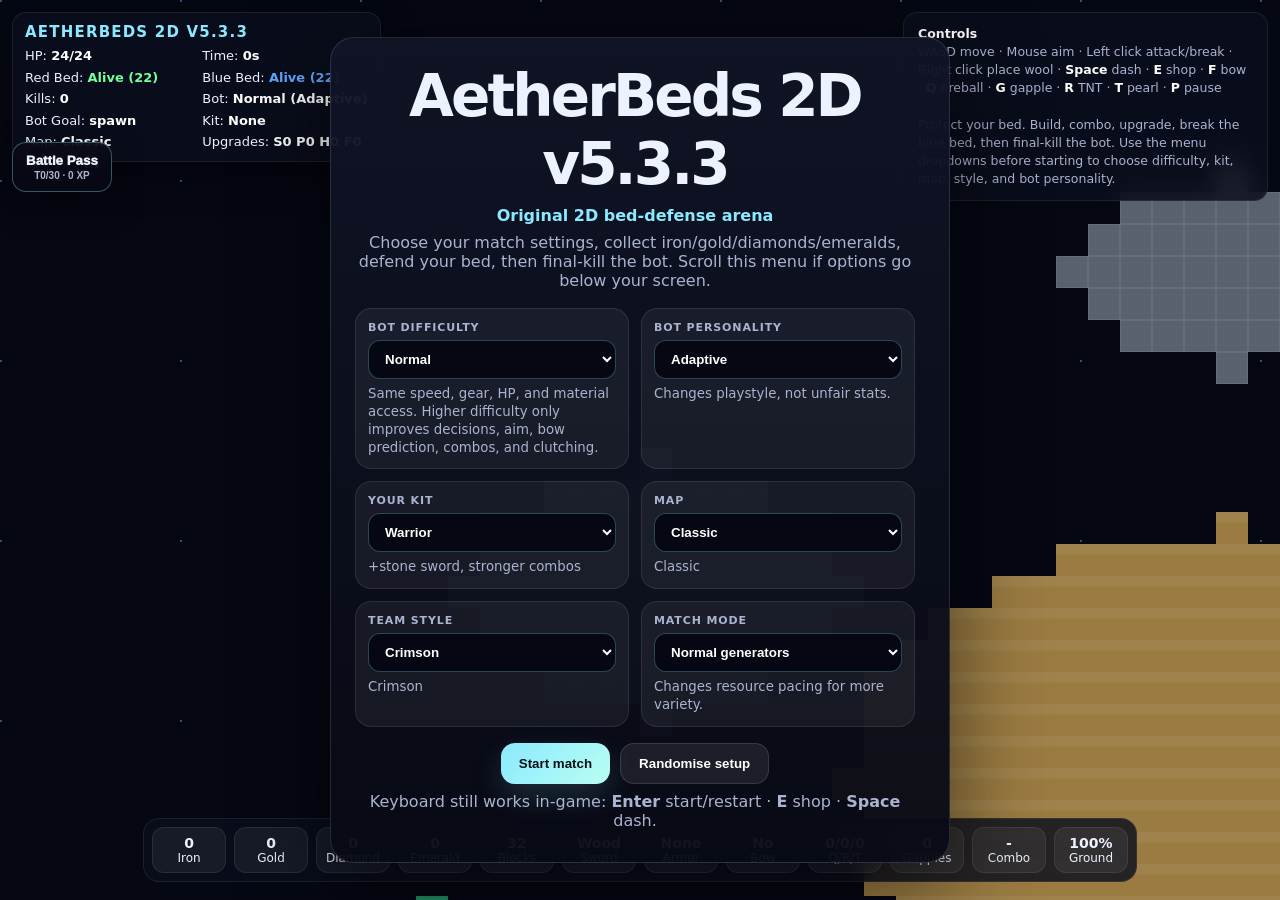
<file: AetherBeds/AetherBeds.html>
<!DOCTYPE html>
<html lang="en">
<head>
<meta charset="UTF-8" />
<meta name="viewport" content="width=device-width, initial-scale=1.0" />
<title>AetherBeds 2D v5.3.3</title>
<style>
  :root {
    --bg: #070912;
    --panel: rgba(12, 15, 30, 0.82);
    --panel2: rgba(22, 28, 52, 0.9);
    --text: #edf2ff;
    --muted: #aab3cf;
    --accent: #8be9ff;
    --danger: #ff5f78;
    --good: #72ff9d;
    --gold: #ffd166;
  }
  * { box-sizing: border-box; }
  html, body {
    margin: 0;
    width: 100%;
    height: 100%;
    overflow: hidden;
    background: radial-gradient(circle at 40% 20%, #11172e 0%, #070912 55%, #03040a 100%);
    color: var(--text);
    font-family: Inter, ui-sans-serif, system-ui, -apple-system, BlinkMacSystemFont, "Segoe UI", Arial, sans-serif;
    user-select: none;
  }
  canvas {
    display: block;
    width: 100vw;
    height: 100vh;
    cursor: crosshair;
  }
  #hud {
    position: fixed;
    inset: 12px auto auto 12px;
    padding: 10px 12px;
    background: var(--panel);
    border: 1px solid rgba(255,255,255,0.08);
    border-radius: 14px;
    box-shadow: 0 12px 40px rgba(0,0,0,0.35);
    backdrop-filter: blur(12px);
    min-width: 310px;
    pointer-events: none;
  }
  #hud h1 {
    margin: 0 0 6px;
    font-size: 15px;
    letter-spacing: 0.08em;
    text-transform: uppercase;
    color: var(--accent);
  }
  #stats {
    display: grid;
    grid-template-columns: repeat(2, minmax(0, 1fr));
    gap: 4px 12px;
    font-size: 13px;
    line-height: 1.35;
  }
  .stat b { color: white; }
  .hotbar {
    position: fixed;
    left: 50%;
    bottom: 18px;
    transform: translateX(-50%);
    display: flex;
    gap: 8px;
    padding: 8px;
    background: var(--panel);
    border: 1px solid rgba(255,255,255,0.08);
    border-radius: 16px;
    backdrop-filter: blur(12px);
    pointer-events: none;
  }
  .slot {
    width: 74px;
    padding: 7px 8px;
    border-radius: 12px;
    background: rgba(255,255,255,0.06);
    border: 1px solid rgba(255,255,255,0.08);
    text-align: center;
    font-size: 12px;
  }
  .slot b { display: block; font-size: 14px; }
  #help {
    position: fixed;
    right: 12px;
    top: 12px;
    width: min(365px, calc(100vw - 24px));
    padding: 12px 14px;
    background: var(--panel);
    border: 1px solid rgba(255,255,255,0.08);
    border-radius: 14px;
    color: var(--muted);
    font-size: 12.5px;
    line-height: 1.45;
    backdrop-filter: blur(12px);
    pointer-events: none;
  }
  #help b { color: white; }
  #centerOverlay, #shop {
    position: fixed;
    inset: 0;
    display: grid;
    place-items: center;
  }
  #centerOverlay { pointer-events: auto; }
  .card {
    width: min(620px, calc(100vw - 34px));
    max-height: calc(100vh - 34px);
    padding: 24px;
    border-radius: 24px;
    background: linear-gradient(180deg, rgba(16, 20, 38, 0.96), rgba(8, 10, 21, 0.96));
    border: 1px solid rgba(255,255,255,0.12);
    box-shadow: 0 24px 90px rgba(0,0,0,0.55);
    text-align: center;
    overflow-y: auto;
    overflow-x: hidden;
    overscroll-behavior: contain;
    scrollbar-gutter: stable;
    -webkit-overflow-scrolling: touch;
  }
  .card::-webkit-scrollbar,
  .shopGrid::-webkit-scrollbar,
  .menuOptions::-webkit-scrollbar {
    width: 12px;
  }
  .card::-webkit-scrollbar-track,
  .shopGrid::-webkit-scrollbar-track,
  .menuOptions::-webkit-scrollbar-track {
    background: rgba(255,255,255,0.045);
    border-radius: 999px;
  }
  .card::-webkit-scrollbar-thumb,
  .shopGrid::-webkit-scrollbar-thumb,
  .menuOptions::-webkit-scrollbar-thumb {
    background: linear-gradient(180deg, rgba(139,233,255,0.85), rgba(184,255,242,0.55));
    border: 3px solid rgba(8,10,21,0.92);
    border-radius: 999px;
  }
  .card::-webkit-scrollbar-thumb:hover,
  .shopGrid::-webkit-scrollbar-thumb:hover,
  .menuOptions::-webkit-scrollbar-thumb:hover {
    background: linear-gradient(180deg, rgba(139,233,255,1), rgba(184,255,242,0.8));
  }
  .card,
  .shopGrid,
  .menuOptions {
    scrollbar-width: thin;
    scrollbar-color: rgba(139,233,255,0.85) rgba(255,255,255,0.045);
  }
  .card h2 {
    margin: 0 0 8px;
    font-size: clamp(32px, 5vw, 58px);
    letter-spacing: -0.05em;
  }
  .card p { margin: 8px 0; color: var(--muted); }
  .card .primary { color: var(--accent); font-weight: 800; }

  .menuOptions {
    display: grid;
    grid-template-columns: repeat(2, minmax(0, 1fr));
    gap: 12px;
    margin: 18px 0 16px;
    text-align: left;
  }
  .menuField {
    padding: 12px;
    border-radius: 16px;
    background: rgba(255,255,255,0.055);
    border: 1px solid rgba(255,255,255,0.09);
  }
  .menuField label {
    display: block;
    color: var(--muted);
    font-size: 11px;
    font-weight: 800;
    letter-spacing: .08em;
    text-transform: uppercase;
    margin-bottom: 6px;
  }
  .menuField select {
    width: 100%;
    color: white;
    background: rgba(5,8,18,0.95);
    border: 1px solid rgba(139,233,255,0.28);
    border-radius: 12px;
    padding: 10px 12px;
    outline: none;
    font-weight: 800;
  }
  .menuField small { display: block; margin-top: 6px; color: var(--muted); line-height: 1.35; }
  .menuButtons { display: flex; flex-wrap: wrap; gap: 10px; justify-content: center; margin-top: 12px; }
  .menuBtn {
    border: 0;
    color: #061018;
    background: linear-gradient(135deg, var(--accent), #b8fff2);
    padding: 12px 18px;
    border-radius: 14px;
    font-weight: 900;
    cursor: pointer;
    box-shadow: 0 12px 30px rgba(139,233,255,0.16);
  }
  .menuBtn.secondary { color: white; background: rgba(255,255,255,0.08); border: 1px solid rgba(255,255,255,0.12); box-shadow: none; }
  .shopSectionTitle {
    margin: 18px 0 8px;
    color: var(--accent);
    font-weight: 900;
    letter-spacing: .08em;
    text-transform: uppercase;
    font-size: 12px;
  }
  #shop {
    display: none;
    pointer-events: auto;
  }
  #shop .card {
    text-align: left;
    width: min(940px, calc(100vw - 34px));
    max-height: calc(100vh - 34px);
    padding-right: 18px;
  }
  #shop h2 { font-size: 34px; margin-bottom: 2px; }
  .shopGrid {
    display: grid;
    grid-template-columns: repeat(2, minmax(0, 1fr));
    gap: 10px;
    margin-top: 16px;
  }
  #shop .shopGrid {
    max-height: 38vh;
    overflow-y: auto;
    overflow-x: hidden;
    padding-right: 8px;
    overscroll-behavior: contain;
    scrollbar-gutter: stable;
  }
  .buy {
    padding: 12px;
    border-radius: 14px;
    background: rgba(255,255,255,0.06);
    border: 1px solid rgba(255,255,255,0.09);
    cursor: pointer;
    transition: transform 120ms ease, border-color 120ms ease, background 120ms ease;
  }
  .buy:hover {
    transform: translateY(-1px);
    background: rgba(139,233,255,0.09);
    border-color: rgba(139,233,255,0.38);
  }
  .buy b { color: white; }
  .buy span { display: block; color: var(--muted); margin-top: 3px; font-size: 12px; }
  .buy small { display: block; color: var(--accent); margin-top: 6px; font-size: 11px; font-weight: 800; }
  #toast {
    position: fixed;
    left: 50%;
    top: 92px;
    transform: translateX(-50%);
    display: flex;
    flex-direction: column;
    gap: 8px;
    align-items: center;
    pointer-events: none;
  }
  .toastItem {
    padding: 8px 12px;
    background: rgba(5, 8, 18, 0.86);
    border: 1px solid rgba(255,255,255,0.12);
    border-radius: 999px;
    color: white;
    font-size: 13px;
    box-shadow: 0 12px 35px rgba(0,0,0,0.35);
  }
  @media (max-width: 720px) {
    #help { display: none; }
    #hud { min-width: 270px; }
    .card { max-height: calc(100vh - 18px); padding: 18px; }
    #shop .card { max-height: calc(100vh - 18px); }
    #shop .shopGrid { max-height: 32vh; }
    .shopGrid, .menuOptions { grid-template-columns: 1fr; }
    .hotbar { transform: translateX(-50%) scale(0.88); bottom: 8px; }
  }
</style>

<style>
/* v5.2 polished mod-menu scrollbars */
#abv5, #abv4,
#abv5Body, #abv4Body,
#abv5Settings, #abv4Settings {
  scrollbar-width: thin;
  scrollbar-color: rgba(139,233,255,.55) rgba(255,255,255,.035);
}

#abv5Body::-webkit-scrollbar,
#abv4Body::-webkit-scrollbar,
#abv5Settings::-webkit-scrollbar,
#abv4Settings::-webkit-scrollbar {
  width: 9px;
}

#abv5Body::-webkit-scrollbar-track,
#abv4Body::-webkit-scrollbar-track,
#abv5Settings::-webkit-scrollbar-track,
#abv4Settings::-webkit-scrollbar-track {
  background: rgba(255,255,255,.035);
  border-radius: 999px;
  margin: 10px 0;
}

#abv5Body::-webkit-scrollbar-thumb,
#abv4Body::-webkit-scrollbar-thumb,
#abv5Settings::-webkit-scrollbar-thumb,
#abv4Settings::-webkit-scrollbar-thumb {
  background: linear-gradient(180deg, rgba(139,233,255,.70), rgba(139,233,255,.28));
  border: 2px solid rgba(8,10,21,.92);
  border-radius: 999px;
}

#abv5Body::-webkit-scrollbar-thumb:hover,
#abv4Body::-webkit-scrollbar-thumb:hover,
#abv5Settings::-webkit-scrollbar-thumb:hover,
#abv4Settings::-webkit-scrollbar-thumb:hover {
  background: linear-gradient(180deg, rgba(139,233,255,.95), rgba(139,233,255,.45));
}
</style>

</head>
<body>
<canvas id="game"></canvas>

<div id="hud">
  <h1>AetherBeds 2D v5.3.3</h1>
  <div id="stats"></div>
</div>

<div id="help">
  <b>Controls</b><br>
  WASD move · Mouse aim · Left click attack/break · Right click place wool · <b>Space</b> dash · <b>E</b> shop · <b>F</b> bow · <b>Q</b> fireball · <b>G</b> gapple · <b>R</b> TNT · <b>T</b> pearl · <b>P</b> pause<br><br>
  Protect your bed. Build, combo, upgrade, break the blue bed, then final-kill the bot. Use the menu dropdowns before starting to choose difficulty, kit, map, style, and bot personality.
</div>

<div class="hotbar" id="hotbar"></div>
<div id="toast"></div>

<div id="centerOverlay">
  <div class="card" id="centerCard">
    <h2>AetherBeds 2D v5.3.3</h2>
    <p class="primary">Original 2D bed-defense arena</p>
    <p>Choose your match settings, collect iron/gold/diamonds/emeralds, defend your bed, then final-kill the bot. Scroll this menu if options go below your screen.</p>
    <div class="menuOptions">
      <div class="menuField">
        <label for="difficultySelect">Bot difficulty</label>
        <select id="difficultySelect"></select>
        <small>Same speed, gear, HP, and material access. Higher difficulty only improves decisions, aim, bow prediction, combos, and clutching.</small>
      </div>
      <div class="menuField">
        <label for="botStyleSelect">Bot personality</label>
        <select id="botStyleSelect"></select>
        <small>Changes playstyle, not unfair stats.</small>
      </div>
      <div class="menuField">
        <label for="kitSelect">Your kit</label>
        <select id="kitSelect"></select>
        <small id="kitLabel">Warrior</small>
      </div>
      <div class="menuField">
        <label for="mapSelect">Map</label>
        <select id="mapSelect"></select>
        <small id="mapLabel">Classic</small>
      </div>
      <div class="menuField">
        <label for="styleSelect">Team style</label>
        <select id="styleSelect"></select>
        <small id="styleLabel">Crimson</small>
      </div>
      <div class="menuField">
        <label for="modeSelect">Match mode</label>
        <select id="modeSelect">
          <option value="normal">Normal generators</option>
          <option value="rush">Rush generators</option>
          <option value="slow">Slow tactical</option>
        </select>
        <small>Changes resource pacing for more variety.</small>
      </div>
    </div>
    <div class="menuButtons">
      <button class="menuBtn" id="startBtn">Start match</button>
      <button class="menuBtn secondary" id="randomBtn">Randomise setup</button>
    </div>
    <p>Keyboard still works in-game: <b>Enter</b> start/restart · <b>E</b> shop · <b>Space</b> dash.</p>
  </div>
</div>

<div id="shop">
  <div class="card">
    <h2>Base Shop</h2>
    <p>Click an item or press the number key. Press <b>E</b> to close. Scroll the shop sections to see everything. Diamonds now buy team upgrades.</p>
    <div class="shopSectionTitle">Items</div>
    <div class="shopGrid">
      <div class="buy" data-buy="1"><b>1 · Wool Bundle</b><span>16 blocks — 8 iron</span><small>Builder kit gets +8 bonus blocks</small></div>
      <div class="buy" data-buy="2"><b>2 · Sword Upgrade</b><span>Stone: 12 iron · Iron: 8 gold · Diamond: 4 emeralds</span><small>Higher damage and combo pressure</small></div>
      <div class="buy" data-buy="3"><b>3 · Armor Upgrade</b><span>Leather: 8 gold · Iron: 4 emeralds · Diamond: 8 emeralds</span><small>Reduces incoming damage</small></div>
      <div class="buy" data-buy="4"><b>4 · Pickaxe Upgrade</b><span>Wood: 4 gold · Iron: 8 gold · Diamond: 2 emeralds</span><small>Break beds and blocks faster</small></div>
      <div class="buy" data-buy="5"><b>5 · Bow / Arrow Refill</b><span>Unlock bow +16 arrows: 8 gold · Refill: 3 gold</span><small>Press F to shoot</small></div>
      <div class="buy" data-buy="6"><b>6 · Fireball</b><span>Explosive projectile — 6 gold</span><small>Press Q to throw</small></div>
      <div class="buy" data-buy="7"><b>7 · TNT</b><span>Bridge/base breaker — 8 gold</span><small>Press R to toss</small></div>
      <div class="buy" data-buy="8"><b>8 · Golden Apple</b><span>Heal + brief protection — 2 emeralds</span><small>Instant use on buy</small></div>
      <div class="buy" data-buy="9"><b>9 · Speed Boots</b><span>Permanent speed boost — 3 emeralds</span><small>Stacks once</small></div>
      <div class="buy" data-buy="0"><b>0 · Ender Pearl</b><span>Short teleport pearl — 4 emeralds</span><small>Press T to throw</small></div>
      <div class="buy" data-buy="gapple"><b>Gapple Pack</b><span>2 golden apples — 3 emeralds</span><small>Useful before a bed rush</small></div>
      <div class="buy" data-buy="blockpack"><b>Bridge Pack</b><span>48 blocks + 1 fireball — 20 iron + 2 gold</span><small>Rush refill bundle</small></div>
    </div>
    <div class="shopSectionTitle">Diamond upgrades</div>
    <div class="shopGrid">
      <div class="buy" data-buy="u1"><b>Sharpness</b><span>Tier I/II/III — 4/8/12 diamonds</span><small>More sword damage for you</small></div>
      <div class="buy" data-buy="u2"><b>Protection</b><span>Tier I/II/III — 3/6/10 diamonds</span><small>Extra damage reduction</small></div>
      <div class="buy" data-buy="u3"><b>Haste</b><span>Tier I/II — 3/7 diamonds</span><small>Break blocks and beds faster</small></div>
      <div class="buy" data-buy="u4"><b>Forge</b><span>Tier I/II/III — 2/5/9 diamonds</span><small>Faster base iron/gold spawning</small></div>
      <div class="buy" data-buy="u5"><b>Heal Pool</b><span>1 diamond</span><small>Slow regen at your base</small></div>
      <div class="buy" data-buy="u6"><b>Alarm Trap</b><span>2 diamonds</span><small>Reveals and slows a bed attacker once</small></div>
    </div>
  </div>
</div>

<script>
(() => {
  'use strict';

  const canvas = document.getElementById('game');
  const ctx = canvas.getContext('2d');
  const statsEl = document.getElementById('stats');
  const hotbarEl = document.getElementById('hotbar');
  const shopEl = document.getElementById('shop');
  const centerOverlay = document.getElementById('centerOverlay');
  const centerCard = document.getElementById('centerCard');
  const toastEl = document.getElementById('toast');
  const difficultySelect = document.getElementById('difficultySelect');
  const botStyleSelect = document.getElementById('botStyleSelect');
  const kitSelect = document.getElementById('kitSelect');
  const mapSelect = document.getElementById('mapSelect');
  const styleSelect = document.getElementById('styleSelect');
  const modeSelect = document.getElementById('modeSelect');
  const startBtn = document.getElementById('startBtn');
  const randomBtn = document.getElementById('randomBtn');
  const kitLabel = document.getElementById('kitLabel');
  const mapLabel = document.getElementById('mapLabel');
  const styleLabel = document.getElementById('styleLabel');

  const TILE = 32;
  const MAP_W = 76;
  const MAP_H = 48;
  const WORLD_W = MAP_W * TILE;
  const WORLD_H = MAP_H * TILE;

  const VOID = 0, GRASS = 1, RED_BLOCK = 2, BLUE_BLOCK = 3, MID = 4, STONE = 5;

  const swordNames = ['Wood', 'Stone', 'Iron', 'Diamond'];
  const armorNames = ['None', 'Leather', 'Iron', 'Diamond'];
  const pickaxeNames = ['None', 'Wood', 'Iron', 'Diamond'];

  // Fair difficulty: every bot has the same starting material, HP, speed, damage, gear access, and shop access.
  // Difficulty only changes AI skill: aim, prediction, reaction time, path choice, clutch timing, combo timing, and how badly it panics.
  const botProfiles = [
    { label: 'Rookie', skill: 1, think: 1.05, aimError: 0.72, bowLead: 0.12, reaction: 0.34, bridgeCd: 0.26, breakNeed: 0.74, detect: 210, comboSense: 0.25, objectiveSense: 0.34, clutchSense: 0.25, strafeSense: 0.18, panic: 0.82 },
    { label: 'Normal', skill: 2, think: 0.68, aimError: 0.40, bowLead: 0.38, reaction: 0.18, bridgeCd: 0.18, breakNeed: 0.54, detect: 285, comboSense: 0.48, objectiveSense: 0.58, clutchSense: 0.48, strafeSense: 0.45, panic: 0.46 },
    { label: 'Sweaty', skill: 3, think: 0.36, aimError: 0.18, bowLead: 0.72, reaction: 0.08, bridgeCd: 0.12, breakNeed: 0.38, detect: 365, comboSense: 0.76, objectiveSense: 0.82, clutchSense: 0.76, strafeSense: 0.78, panic: 0.20 },
    { label: 'Nightmare', skill: 4, think: 0.20, aimError: 0.055, bowLead: 0.96, reaction: 0.02, bridgeCd: 0.08, breakNeed: 0.26, detect: 455, comboSense: 0.95, objectiveSense: 0.96, clutchSense: 0.95, strafeSense: 0.94, panic: 0.07 },
    { label: 'God', skill: 5, think: 0.12, aimError: 0.03, bowLead: 1.05, reaction: 0.035, bridgeCd: 0.065, breakNeed: 0.18, detect: 620, comboSense: 1.08, objectiveSense: 1.12, clutchSense: 1.08, strafeSense: 1.05, panic: 0.03 }
  ];

  const botPersonalities = [
    { id: 'adaptive', name: 'Adaptive', desc: 'Balances rushing, defending, diamonds, and mid control.' },
    { id: 'rusher', name: 'Rusher', desc: 'Pressures your bed early and takes close fights often.' },
    { id: 'defender', name: 'Defender', desc: 'Protects its bed, counters rushes, then attacks.' },
    { id: 'collector', name: 'Collector', desc: 'Prioritises diamonds/emeralds before committing.' },
    { id: 'archer', name: 'Archer', desc: 'Uses bows more often and holds angles.' },
    { id: 'trickster', name: 'Trickster', desc: 'Uses TNT/fireballs/pearls more often.' }
  ];

  const matchModes = {
    normal: { name: 'Normal generators', iron: 1, gold: 1, diamond: 1, emerald: 1 },
    rush: { name: 'Rush generators', iron: 0.68, gold: 0.72, diamond: 0.78, emerald: 0.86 },
    slow: { name: 'Slow tactical', iron: 1.28, gold: 1.24, diamond: 1.18, emerald: 1.12 }
  };

  const BOT_BASE = { hp: 24, speed: 225, blocks: 32, sword: 0, armor: 0, pickaxe: 0, arrows: 0, fireballs: 0, tnt: 0, pearls: 0 };

  const kits = [
    { name: 'Warrior', desc: '+stone sword, stronger combos', apply(p){ p.sword = Math.max(p.sword, 1); p.comboPower = 1.18; p.attackSpeedBonus = 0.04; } },
    { name: 'Builder', desc: '+64 blocks, cheaper wool bonus', apply(p){ p.blocks += 64; p.builderBonus = true; p.placeReachBonus = 32; } },
    { name: 'Miner', desc: '+pickaxe, more resource value', apply(p){ p.pickaxe = Math.max(p.pickaxe, 1); p.minerBonus = true; p.bedDamageBonus = 0.8; } },
    { name: 'Archer', desc: 'starts with bow and arrows', apply(p){ p.bow = true; p.arrows += 24; p.bowSpeedBonus = 0.16; } },
    { name: 'Tank', desc: '+HP and leather armor', apply(p){ p.maxHp += 8; p.hp = p.maxHp; p.armor = Math.max(p.armor, 1); p.speed -= 12; } },
    { name: 'Assassin', desc: 'faster dash, longer combo window', apply(p){ p.speed += 18; p.dashBonus = 0.25; p.comboWindowBonus = 0.18; } }
  ];

  const mapVariants = [
    { name: 'Classic' },
    { name: 'Crossroads' },
    { name: 'Ring Mid' },
    { name: 'Chaos Isles' }
  ];

  const teamStyles = [
    { name: 'Crimson', player: '#ff5f78', block: '#d94762', bed: '#ff4f70', soft: '#ffb6c4' },
    { name: 'Violet', player: '#b684ff', block: '#8558f0', bed: '#a46bff', soft: '#dcc6ff' },
    { name: 'Mint', player: '#66f2b6', block: '#29b982', bed: '#5dffc3', soft: '#c8ffe9' },
    { name: 'Gold', player: '#ffd166', block: '#d49b28', bed: '#ffca4f', soft: '#ffe4a3' }
  ];
  const blueStyle = { player: '#61a8ff', block: '#4d83f1', bed: '#5790ff', soft: '#b8d0ff' };

  let map, player, enemy, redBed, blueBed, generators, resources, projectiles, particles;
  let state = 'menu';
  let paused = false;
  let shopOpen = false;
  let lastTime = performance.now();
  let camX = 0, camY = 0;
  let mouse = { x: 0, y: 0, worldX: 0, worldY: 0, down: false };
  let keys = new Set();
  let messages = [];
  let gameTime = 0;
  let enemyThink = 0;
  let screenShake = 0;
  let selectedBotIndex = 1;
  let selectedBotStyleIndex = 0;
  let selectedMode = 'normal';
  let selectedKitIndex = 0;
  let selectedMapIndex = 0;
  let selectedStyleIndex = 0;
  let attackSwings = [];
  let floatingTexts = [];

  function resize() {
    const dpr = Math.max(1, Math.min(2, window.devicePixelRatio || 1));
    canvas.width = Math.floor(innerWidth * dpr);
    canvas.height = Math.floor(innerHeight * dpr);
    canvas.style.width = innerWidth + 'px';
    canvas.style.height = innerHeight + 'px';
    ctx.setTransform(dpr, 0, 0, dpr, 0, 0);
  }
  addEventListener('resize', resize);
  resize();

  function idx(gx, gy) { return gy * MAP_W + gx; }
  function inBounds(gx, gy) { return gx >= 0 && gy >= 0 && gx < MAP_W && gy < MAP_H; }
  function getTile(gx, gy) { return inBounds(gx, gy) ? map[idx(gx, gy)] : VOID; }
  function setTile(gx, gy, t) { if (inBounds(gx, gy)) map[idx(gx, gy)] = t; }
  function gx(x) { return Math.floor(x / TILE); }
  function gy(y) { return Math.floor(y / TILE); }
  function centerOf(gx, gy) { return { x: gx * TILE + TILE / 2, y: gy * TILE + TILE / 2 }; }
  function clamp(v, a, b) { return Math.max(a, Math.min(b, v)); }
  function dist(a, b, c, d) { return Math.hypot(a - c, b - d); }
  function rand(a, b) { return a + Math.random() * (b - a); }
  function choice(arr) { return arr[Math.floor(Math.random() * arr.length)]; }
  function currentBotProfile() { return botProfiles[selectedBotIndex]; }
  function currentBotPersonality() { return botPersonalities[selectedBotStyleIndex]; }
  function currentMode() { return matchModes[selectedMode] || matchModes.normal; }
  function setBotDifficulty(i) {
    selectedBotIndex = clamp(i, 0, botProfiles.length - 1);
    if (difficultySelect) difficultySelect.value = String(selectedBotIndex);
  }
  function setBotPersonality(i) {
    selectedBotStyleIndex = (i + botPersonalities.length) % botPersonalities.length;
    if (botStyleSelect) botStyleSelect.value = String(selectedBotStyleIndex);
  }
  function setKit(i) {
    selectedKitIndex = (i + kits.length) % kits.length;
    if (kitSelect) kitSelect.value = String(selectedKitIndex);
    if (kitLabel) kitLabel.textContent = kits[selectedKitIndex].desc;
  }
  function setMapVariant(i) {
    selectedMapIndex = (i + mapVariants.length) % mapVariants.length;
    if (mapSelect) mapSelect.value = String(selectedMapIndex);
    if (mapLabel) mapLabel.textContent = mapVariants[selectedMapIndex].name;
  }
  function setTeamStyle(i) {
    selectedStyleIndex = (i + teamStyles.length) % teamStyles.length;
    if (styleSelect) styleSelect.value = String(selectedStyleIndex);
    if (styleLabel) styleLabel.textContent = teamStyles[selectedStyleIndex].name;
  }
  function setMode(mode) {
    selectedMode = matchModes[mode] ? mode : 'normal';
    if (modeSelect) modeSelect.value = selectedMode;
  }
  function styleFor(team) { return team === 'red' ? teamStyles[selectedStyleIndex] : blueStyle; }
  function applySelectedKit(p) {
    p.kit = kits[selectedKitIndex].name;
    p.kitDesc = kits[selectedKitIndex].desc;
    kits[selectedKitIndex].apply(p);
  }

  function isWalkableTile(t) { return t === GRASS || t === RED_BLOCK || t === BLUE_BLOCK || t === MID || t === STONE; }
  function isWalkableAt(x, y) { return isWalkableTile(getTile(gx(x), gy(y))); }

  function addEllipse(cx, cy, rx, ry, tile) {
    for (let y = Math.floor(cy - ry - 1); y <= Math.ceil(cy + ry + 1); y++) {
      for (let x = Math.floor(cx - rx - 1); x <= Math.ceil(cx + rx + 1); x++) {
        const nx = (x - cx) / rx;
        const ny = (y - cy) / ry;
        if (nx * nx + ny * ny <= 1) setTile(x, y, tile);
      }
    }
  }

  function addBridge(x1, y1, x2, y2, tile, width = 1) {
    const steps = Math.ceil(Math.hypot(x2 - x1, y2 - y1) * 2);
    for (let i = 0; i <= steps; i++) {
      const t = i / steps;
      const x = Math.round(x1 + (x2 - x1) * t);
      const y = Math.round(y1 + (y2 - y1) * t);
      for (let wy = -width; wy <= width; wy++) {
        for (let wx = -width; wx <= width; wx++) setTile(x + wx, y + wy, tile);
      }
    }
  }

  function makeMap() {
    map = new Uint8Array(MAP_W * MAP_H);
    const variant = mapVariants[selectedMapIndex]?.name || 'Classic';

    if (variant === 'Classic') {
      addEllipse(13, 35, 10, 7, GRASS);
      addEllipse(62, 12, 10, 7, GRASS);
      addEllipse(38, 24, 12, 8, MID);
      addEllipse(20, 18, 6, 4, STONE);
      addEllipse(56, 30, 6, 4, STONE);
      addEllipse(38, 8, 5, 3, STONE);
      addEllipse(38, 40, 5, 3, STONE);
      addBridge(22, 31, 24, 29, RED_BLOCK, 0);
      addBridge(53, 16, 51, 18, BLUE_BLOCK, 0);
    } else if (variant === 'Crossroads') {
      addEllipse(12, 36, 10, 7, GRASS);
      addEllipse(63, 11, 10, 7, GRASS);
      addEllipse(38, 24, 9, 9, MID);
      addEllipse(14, 14, 6, 4, STONE);
      addEllipse(61, 34, 6, 4, STONE);
      addEllipse(38, 8, 5, 3, STONE);
      addEllipse(38, 40, 5, 3, STONE);
      addBridge(22, 33, 31, 28, STONE, 0);
      addBridge(54, 15, 45, 20, STONE, 0);
      addBridge(38, 15, 38, 33, STONE, 0);
    } else if (variant === 'Ring Mid') {
      addEllipse(13, 35, 9, 7, GRASS);
      addEllipse(62, 12, 9, 7, GRASS);
      addEllipse(38, 24, 14, 10, MID);
      addEllipse(38, 24, 6, 4, VOID);
      addEllipse(20, 17, 6, 4, STONE);
      addEllipse(56, 31, 6, 4, STONE);
      addEllipse(24, 40, 4, 3, STONE);
      addEllipse(52, 8, 4, 3, STONE);
      addBridge(24, 31, 29, 28, RED_BLOCK, 0);
      addBridge(51, 17, 47, 20, BLUE_BLOCK, 0);
    } else {
      addEllipse(11, 37, 8, 6, GRASS);
      addEllipse(64, 10, 8, 6, GRASS);
      addEllipse(38, 24, 8, 6, MID);
      addEllipse(28, 24, 5, 4, STONE);
      addEllipse(48, 24, 5, 4, STONE);
      addEllipse(38, 14, 5, 3, STONE);
      addEllipse(38, 34, 5, 3, STONE);
      addEllipse(20, 29, 4, 3, STONE);
      addEllipse(56, 19, 4, 3, STONE);
      addBridge(18, 34, 22, 31, RED_BLOCK, 0);
      addBridge(57, 13, 54, 16, BLUE_BLOCK, 0);
    }

    // Diamond generator islands are guaranteed on every map so upgrades are never dead content.
    addEllipse(20, 18, 4, 3, STONE);
    addEllipse(56, 30, 4, 3, STONE);
    addEllipse(38, 8, 4, 3, STONE);
    addEllipse(38, 40, 4, 3, STONE);
  }

  function makePlayer(x, y, team) {
    return {
      x, y, vx: 0, vy: 0, r: 16, team,
      hp: 24, maxHp: 24, speed: 225,
      inv: { iron: 0, gold: 0, diamond: 0, emerald: 0 },
      blocks: 32, sword: 0, armor: 0, pickaxe: 0, bow: false, arrows: 0,
      fireballs: 0, tnt: 0, pearls: 0, gapples: 0, speedBoots: false, trap: false,
      sharpness: 0, protection: 0, haste: 0, forge: 0, healPool: false, alarmTrap: false,
      combo: 0, comboTimer: 0, comboPower: 1, comboWindowBonus: 0, attackSpeedBonus: 0, bowSpeedBonus: 0,
      bedDamageBonus: 0, builderBonus: false, minerBonus: false, placeReachBonus: 0, dashBonus: 0,
      attackCd: 0, bowCd: 0, dashCd: 0, invuln: 0, respawn: 0, alive: true,
      voidTime: 0, ground: 1, bridgeCd: 0, clutchCd: 0,
      kills: 0, finalKills: 0, bedBreaks: 0, kit: 'None' 
    };
  }

  function makeEnemy() {
    const profile = currentBotProfile();
    const personality = currentBotPersonality();
    const e = makePlayer(62 * TILE + 16, 12 * TILE + 16, 'blue');
    e.maxHp = e.hp = BOT_BASE.hp;
    e.speed = BOT_BASE.speed;
    e.blocks = BOT_BASE.blocks;
    e.sword = BOT_BASE.sword;
    e.armor = BOT_BASE.armor;
    e.pickaxe = BOT_BASE.pickaxe;
    e.arrows = BOT_BASE.arrows;
    e.fireballs = BOT_BASE.fireballs;
    e.tnt = BOT_BASE.tnt;
    e.pearls = BOT_BASE.pearls;
    e.brain = 'fair-adaptive';
    e.variant = personality.id;
    e.breakTimer = 0;
    e.name = `${profile.label} ${personality.name}`;
    e.profile = profile;
    e.personality = personality;
    e.goal = 'spawn';
    e.aiDelay = profile.reaction;
    e.bridgeCd = 0;
    e.strafe = choice([-1, 1]);
    e.strafeTimer = rand(0.4, 1.2);
    e.memory = { lastSeenPlayer: 0, pressure: 0, stuck: 0, lastX: e.x, lastY: e.y, goalSwitch: 0 };
    if (profile.label === 'God') {
      e.maxHp = e.hp = 48;
      e.speed = 255;
      e.blocks = 160;
      e.sword = 3;
      e.armor = 3;
      e.pickaxe = 3;
      e.bow = true;
      e.arrows = 96;
      e.fireballs = 8;
      e.tnt = 4;
      e.pearls = 3;
      e.sharpness = 3;
      e.protection = 3;
      e.haste = 2;
      e.forge = 3;
      e.healPool = true;
      e.alarmTrap = true;
    }
    return e;
  }

  function initGame() {
    makeMap();
    player = makePlayer(13 * TILE + 16, 35 * TILE + 16, 'red');
    applySelectedKit(player);
    enemy = makeEnemy();
    redBed = { x: 12 * TILE + 2, y: 35 * TILE + 3, w: 60, h: 27, team: 'red', hp: 22, maxHp: 22, alive: true };
    blueBed = { x: 61 * TILE + 2, y: 12 * TILE + 3, w: 60, h: 27, team: 'blue', hp: 22, maxHp: 22, alive: true };
    const pace = currentMode();
    generators = [
      { x: 13 * TILE + 16, y: 36 * TILE + 16, type: 'iron', rate: 0.45 * pace.iron, timer: 0, max: 18, team: 'red', baseRate: 0.45 * pace.iron },
      { x: 15 * TILE + 16, y: 36 * TILE + 16, type: 'gold', rate: 2.8 * pace.gold, timer: 0, max: 8, team: 'red', baseRate: 2.8 * pace.gold },
      { x: 62 * TILE + 16, y: 11 * TILE + 16, type: 'iron', rate: 0.45 * pace.iron, timer: 0, max: 18, team: 'blue', baseRate: 0.45 * pace.iron },
      { x: 60 * TILE + 16, y: 11 * TILE + 16, type: 'gold', rate: 2.8 * pace.gold, timer: 0, max: 8, team: 'blue', baseRate: 2.8 * pace.gold },
      { x: 38 * TILE + 16, y: 24 * TILE + 16, type: 'emerald', rate: 7.5 * pace.emerald, timer: 0, max: 6, baseRate: 7.5 * pace.emerald },
      { x: 20 * TILE + 16, y: 18 * TILE + 16, type: 'diamond', rate: 6.2 * pace.diamond, timer: 0, max: 5, baseRate: 6.2 * pace.diamond },
      { x: 56 * TILE + 16, y: 30 * TILE + 16, type: 'diamond', rate: 6.2 * pace.diamond, timer: 0, max: 5, baseRate: 6.2 * pace.diamond },
      { x: 38 * TILE + 16, y: 8 * TILE + 16, type: 'diamond', rate: 7.0 * pace.diamond, timer: 0, max: 4, baseRate: 7.0 * pace.diamond },
      { x: 38 * TILE + 16, y: 40 * TILE + 16, type: 'diamond', rate: 7.0 * pace.diamond, timer: 0, max: 4, baseRate: 7.0 * pace.diamond }
    ];
    resources = [];
    projectiles = [];
    particles = [];
    attackSwings = [];
    floatingTexts = [];
    messages = [];
    gameTime = 0;
    enemyThink = 0;
    screenShake = 0;
    paused = false;
    shopOpen = false;
    state = 'playing';
    centerOverlay.style.display = 'none';
    shopEl.style.display = 'none';
    window.AetherBedsBattlepass?.startGame?.({
      difficulty: currentBotProfile()?.label || 'Normal',
      kit: player?.kit || kits[selectedKitIndex]?.name || 'None',
      mode: currentMode()?.name || 'Normal generators'
    });
    toast('Match started. Protect your bed.');
  }

  function toast(text) {
    messages.unshift({ text, life: 3.2 });
    if (messages.length > 4) messages.pop();
    renderToasts();
  }

  function renderToasts() {
    toastEl.innerHTML = messages.map(m => `<div class="toastItem">${escapeHtml(m.text)}</div>`).join('');
  }

  function escapeHtml(str) {
    return String(str).replace(/[&<>'"]/g, c => ({ '&': '&amp;', '<': '&lt;', '>': '&gt;', "'": '&#39;', '"': '&quot;' }[c]));
  }

  function endGame(win) {
    state = 'gameover';
    shopOpen = false;
    shopEl.style.display = 'none';
    window.AetherBedsBattlepass?.awardGame?.(win, {
      kills: player?.kills || 0,
      finalKills: player?.finalKills || 0,
      bedBreaks: player?.bedBreaks || 0,
      seconds: Math.max(0, Math.round(gameTime || 0)),
      difficulty: currentBotProfile()?.label || 'Normal',
      kit: player?.kit || kits[selectedKitIndex]?.name || 'None',
      mode: currentMode()?.name || 'Normal generators'
    });
    centerOverlay.style.display = 'grid';
    centerCard.innerHTML = win
      ? `<h2>Victory</h2><p class="primary">Blue team eliminated.</p><p>You broke the enemy bed and got the final kill.</p><p>Press <b>Enter</b> to play again.</p><div class='menuButtons'><button class='menuBtn secondary' onclick='location.reload()'>Exit to menu</button></div>`
      : `<h2>Defeat</h2><p class="primary" style="color:var(--danger)">Your bed was gone and you died.</p><p>Build earlier, defend your bed, and upgrade faster.</p><p>Press <b>Enter</b> to restart.</p><div class='menuButtons'><button class='menuBtn secondary' onclick='location.reload()'>Exit to menu</button></div>`;
  }

  function spend(inv, type, amount) {
    if ((inv[type] || 0) >= amount) { inv[type] -= amount; return true; }
    toast(`Need ${amount} ${type}.`);
    return false;
  }

  function spendMulti(inv, cost) {
    const missing = Object.entries(cost).filter(([type, amount]) => (inv[type] || 0) < amount);
    if (missing.length) {
      toast('Need ' + missing.map(([type, amount]) => `${amount} ${type}`).join(' + '));
      return false;
    }
    for (const [type, amount] of Object.entries(cost)) inv[type] -= amount;
    return true;
  }

  function applyForgeUpgrade(team, level) {
    for (const g of generators || []) {
      if (g.team !== team) continue;
      if (g.type === 'iron') g.rate = g.baseRate * Math.max(0.42, 1 - level * 0.17);
      if (g.type === 'gold') g.rate = g.baseRate * Math.max(0.55, 1 - level * 0.13);
      g.max = Math.round((g.type === 'iron' ? 18 : 8) + level * (g.type === 'iron' ? 4 : 2));
    }
  }

  function buy(slot) {
    if (!shopOpen || state !== 'playing') return;
    if (slot === '1') {
      if (spend(player.inv, 'iron', 8)) {
        const amount = player.builderBonus ? 24 : 16;
        player.blocks += amount;
        toast(`+${amount} wool blocks`);
      }
    } else if (slot === '2') {
      if (player.sword === 0 && spend(player.inv, 'iron', 12)) { player.sword = 1; toast('Sword upgraded to Stone.'); }
      else if (player.sword === 1 && spend(player.inv, 'gold', 8)) { player.sword = 2; toast('Sword upgraded to Iron.'); }
      else if (player.sword === 2 && spend(player.inv, 'emerald', 4)) { player.sword = 3; toast('Sword upgraded to Diamond.'); }
      else if (player.sword >= 3) toast('Sword already maxed.');
    } else if (slot === '3') {
      if (player.armor === 0 && spend(player.inv, 'gold', 8)) { player.armor = 1; toast('Leather armor bought.'); }
      else if (player.armor === 1 && spend(player.inv, 'emerald', 4)) { player.armor = 2; toast('Iron armor bought.'); }
      else if (player.armor === 2 && spend(player.inv, 'emerald', 8)) { player.armor = 3; toast('Diamond armor bought.'); }
      else if (player.armor >= 3) toast('Armor already maxed.');
    } else if (slot === '4') {
      if (player.pickaxe === 0 && spend(player.inv, 'gold', 4)) { player.pickaxe = 1; toast('Wood pickaxe bought.'); }
      else if (player.pickaxe === 1 && spend(player.inv, 'gold', 8)) { player.pickaxe = 2; toast('Iron pickaxe bought.'); }
      else if (player.pickaxe === 2 && spend(player.inv, 'emerald', 2)) { player.pickaxe = 3; toast('Diamond pickaxe bought.'); }
      else if (player.pickaxe >= 3) toast('Pickaxe already maxed.');
    } else if (slot === '5') {
      if (!player.bow) {
        if (spend(player.inv, 'gold', 8)) { player.bow = true; player.arrows += 16; toast('Bow unlocked. +16 arrows.'); }
      } else if (spend(player.inv, 'gold', 3)) { player.arrows += 16; toast('+16 arrows.'); }
    } else if (slot === '6') {
      if (spend(player.inv, 'gold', 6)) { player.fireballs++; toast('+1 fireball. Press Q to throw.'); }
    } else if (slot === '7') {
      if (spend(player.inv, 'gold', 8)) { player.tnt++; toast('+1 TNT. Press R to toss.'); }
    } else if (slot === '8') {
      if (spend(player.inv, 'emerald', 2)) { player.hp = Math.min(player.maxHp, player.hp + 12); player.invuln = Math.max(player.invuln, 1.0); toast('Golden apple used.'); }
    } else if (slot === '9') {
      if (player.speedBoots) toast('Speed boots already bought.');
      else if (spend(player.inv, 'emerald', 3)) { player.speedBoots = true; player.speed += 28; toast('Speed boots equipped.'); }
    } else if (slot === '0') {
      if (spend(player.inv, 'emerald', 4)) { player.pearls++; toast('+1 ender pearl. Press T to throw.'); }
    } else if (slot === 'gapple') {
      if (spend(player.inv, 'emerald', 3)) { player.gapples += 2; toast('+2 golden apples. Press G to use.'); }
    } else if (slot === 'blockpack') {
      if (spendMulti(player.inv, { iron: 20, gold: 2 })) { player.blocks += 48; player.fireballs += 1; toast('Bridge pack bought: +48 blocks +1 fireball.'); }
    } else if (slot === 'u1') {
      const costs = [4, 8, 12];
      if (player.sharpness >= 3) toast('Sharpness already maxed.');
      else if (spend(player.inv, 'diamond', costs[player.sharpness])) { player.sharpness++; toast(`Sharpness ${player.sharpness} unlocked.`); }
    } else if (slot === 'u2') {
      const costs = [3, 6, 10];
      if (player.protection >= 3) toast('Protection already maxed.');
      else if (spend(player.inv, 'diamond', costs[player.protection])) { player.protection++; toast(`Protection ${player.protection} unlocked.`); }
    } else if (slot === 'u3') {
      const costs = [3, 7];
      if (player.haste >= 2) toast('Haste already maxed.');
      else if (spend(player.inv, 'diamond', costs[player.haste])) { player.haste++; toast(`Haste ${player.haste} unlocked.`); }
    } else if (slot === 'u4') {
      const costs = [2, 5, 9];
      if (player.forge >= 3) toast('Forge already maxed.');
      else if (spend(player.inv, 'diamond', costs[player.forge])) { player.forge++; applyForgeUpgrade('red', player.forge); toast(`Forge ${player.forge} unlocked.`); }
    } else if (slot === 'u5') {
      if (player.healPool) toast('Heal Pool already active.');
      else if (spend(player.inv, 'diamond', 1)) { player.healPool = true; toast('Heal Pool active at your base.'); }
    } else if (slot === 'u6') {
      if (player.alarmTrap) toast('Alarm Trap already armed.');
      else if (spend(player.inv, 'diamond', 2)) { player.alarmTrap = true; toast('Alarm Trap armed.'); }
    }
  }

  function enemyAutoBuy() {
    const inv = enemy.inv;
    // Same economy rules on every difficulty. Harder bots simply spend more sensibly because they reach objectives and react better.
    if (inv.iron >= 8 && enemy.blocks < 80) { inv.iron -= 8; enemy.blocks += 16; }
    if (!enemy.bow && inv.gold >= 8 && (enemy.variant === 'archer' || enemy.variant === 'adaptive' || enemy.variant === 'collector')) { inv.gold -= 8; enemy.bow = true; enemy.arrows += 16; }
    if (enemy.bow && enemy.arrows < 12 && inv.gold >= 3) { inv.gold -= 3; enemy.arrows += 16; }
    if (enemy.tnt < 2 && inv.gold >= 8 && (enemy.variant === 'trickster' || enemy.variant === 'rusher')) { inv.gold -= 8; enemy.tnt++; }
    if (enemy.fireballs < 2 && inv.gold >= 6 && (enemy.variant === 'trickster' || enemy.variant === 'defender' || enemy.variant === 'adaptive')) { inv.gold -= 6; enemy.fireballs++; }
    if (enemy.pickaxe === 0 && inv.gold >= 4) { inv.gold -= 4; enemy.pickaxe = 1; }
    if (enemy.pickaxe === 1 && inv.gold >= 8 && enemy.goal === 'attackBed') { inv.gold -= 8; enemy.pickaxe = 2; }
    if (enemy.sword === 0 && inv.iron >= 12) { inv.iron -= 12; enemy.sword = 1; }
    if (enemy.sword === 1 && inv.gold >= 8) { inv.gold -= 8; enemy.sword = 2; }
    if (enemy.armor === 0 && inv.gold >= 8) { inv.gold -= 8; enemy.armor = 1; }
    if (enemy.sharpness < 3) {
      const cost = [4, 8, 12][enemy.sharpness];
      if (inv.diamond >= cost) { inv.diamond -= cost; enemy.sharpness++; }
    } else if (enemy.protection < 3) {
      const cost = [3, 6, 10][enemy.protection];
      if (inv.diamond >= cost) { inv.diamond -= cost; enemy.protection++; }
    } else if (enemy.haste < 2) {
      const cost = [3, 7][enemy.haste];
      if (inv.diamond >= cost) { inv.diamond -= cost; enemy.haste++; }
    } else if (enemy.forge < 2) {
      const cost = [2, 5, 9][enemy.forge];
      if (inv.diamond >= cost) { inv.diamond -= cost; enemy.forge++; applyForgeUpgrade('blue', enemy.forge); }
    }
    if (!enemy.healPool && inv.diamond >= 1 && enemy.variant === 'defender') { inv.diamond -= 1; enemy.healPool = true; }
    if (!enemy.alarmTrap && inv.diamond >= 2 && enemy.variant === 'defender') { inv.diamond -= 2; enemy.alarmTrap = true; }
    if (enemy.sword === 2 && inv.emerald >= 4) { inv.emerald -= 4; enemy.sword = 3; }
    if (enemy.armor === 1 && inv.emerald >= 4) { inv.emerald -= 4; enemy.armor = 2; }
    if (enemy.pearls < 1 && inv.emerald >= 4 && (enemy.variant === 'trickster' || enemy.variant === 'rusher')) { inv.emerald -= 4; enemy.pearls++; }
  }

  function nearestBed(team) { return team === 'red' ? redBed : blueBed; }
  function enemyBed(team) { return team === 'red' ? blueBed : redBed; }

  function damageEntity(target, amount, sourceTeam) {
    if (!target.alive || target.invuln > 0) return;
    const reduction = target.armor * 0.12 + (target.protection || 0) * 0.045;
    const final = Math.max(1, amount * (1 - reduction));
    target.hp -= final;
    target.invuln = 0.32;
    floatText(`-${Math.round(final)}`, target.x, target.y - 24, sourceTeam === 'red' ? '#ffb6c4' : '#b8d0ff');
    burst(target.x, target.y, sourceTeam === 'red' ? '#ff5f78' : '#61a8ff', 8);
    screenShake = Math.max(screenShake, 7);
    if (target.hp <= 0) killEntity(target, sourceTeam);
  }

  function killEntity(target, sourceTeam) {
    target.hp = 0;
    target.alive = false;
    target.respawn = 3.6;
    burst(target.x, target.y, '#ffffff', 22);
    const bed = nearestBed(target.team);
    if (!bed.alive) {
      if (target !== player && sourceTeam === 'red') {
        player.kills++;
        player.finalKills++;
      }
      if (target === player) endGame(false);
      else endGame(true);
      return;
    }
    if (target === player) {
      player.inv = { iron: 0, gold: 0, diamond: 0, emerald: 0 };
      player.blocks = Math.max(8, Math.floor(player.blocks * 0.35));
      toast('You died. Respawning because your bed is alive.');
    } else {
      player.kills++;
      enemy.inv = { iron: 0, gold: 0, diamond: 0, emerald: 0 };
      enemy.blocks = 32;
      toast('Blue Bot killed. It will respawn while its bed lives.');
    }
  }

  function respawnEntity(ent) {
    ent.alive = true;
    ent.hp = ent.maxHp;
    ent.invuln = 1.2;
    ent.vx = ent.vy = 0;
    ent.voidTime = 0;
    ent.ground = 1;
    resetCombo(ent);
    ent.bridgeCd = 0;
    if (ent.team === 'red') { ent.x = 13 * TILE + 16; ent.y = 35 * TILE + 16; }
    else { ent.x = 62 * TILE + 16; ent.y = 12 * TILE + 16; }
  }

  function burst(x, y, color, count) {
    for (let i = 0; i < count; i++) {
      particles.push({ x, y, vx: rand(-130, 130), vy: rand(-130, 130), life: rand(0.28, 0.8), max: 0.8, color, size: rand(2, 5) });
    }
  }

  function floatText(text, x, y, color = '#ffffff') {
    floatingTexts.push({ text, x, y, vy: -34, life: 0.8, max: 0.8, color });
  }

  function nearestWalkableWorld(x, y, radius = 2) {
    const cx = gx(x), cy = gy(y);
    let best = null, bestD = Infinity;
    for (let yy = cy - radius; yy <= cy + radius; yy++) {
      for (let xx = cx - radius; xx <= cx + radius; xx++) {
        if (!isWalkableTile(getTile(xx, yy))) continue;
        const c = centerOf(xx, yy);
        const d = dist(x, y, c.x, c.y);
        if (d < bestD) { bestD = d; best = c; }
      }
    }
    return best;
  }

  function groundCoverage(ent) {
    // Death checks the character's whole body.
    // You only die once every sampled part of the character is unsupported.
    const r = ent.r * 0.82;
    const pts = [
      [0, 0], [r, 0], [-r, 0], [0, r], [0, -r],
      [r * 0.7, r * 0.7], [-r * 0.7, r * 0.7], [r * 0.7, -r * 0.7], [-r * 0.7, -r * 0.7],
      [r * 1.05, 0], [-r * 1.05, 0], [0, r * 1.05], [0, -r * 1.05]
    ];
    let supported = 0;
    for (const [px, py] of pts) if (isWalkableAt(ent.x + px, ent.y + py)) supported++;
    return supported / pts.length;
  }

  function resetCombo(ent) {
    ent.combo = 0;
    ent.comboTimer = 0;
  }

  function registerCombo(ent, clean = true) {
    const window = 0.78 + (ent.comboWindowBonus || 0);
    ent.combo = ent.comboTimer > 0 ? Math.min(8, ent.combo + 1) : 1;
    ent.comboTimer = window;
    if (!clean) ent.combo = Math.max(1, ent.combo - 1);
    return ent.combo;
  }

  function updateInputWorld() {
    mouse.worldX = mouse.x + camX;
    mouse.worldY = mouse.y + camY;
  }

  function moveEntity(ent, dx, dy, dt) {
    if (!ent.alive) return;
    const len = Math.hypot(dx, dy);
    if (len > 0) { dx /= len; dy /= len; }
    const accel = ent.speed * 6.5;
    ent.vx += dx * accel * dt;
    ent.vy += dy * accel * dt;
    const maxSpeed = ent.speed;
    ent.dashTime = Math.max(0, (ent.dashTime || 0) - dt);
    const dashCap = ent.dashTime > 0 ? Math.max(maxSpeed, 2550 + (ent.dashBonus || 0) * 240) : maxSpeed;
    const vLen = Math.hypot(ent.vx, ent.vy);
    if (vLen > dashCap) { ent.vx = ent.vx / vLen * dashCap; ent.vy = ent.vy / vLen * dashCap; }
    ent.vx *= Math.pow(ent.dashTime > 0 ? 0.014 : 0.0008, dt);
    ent.vy *= Math.pow(ent.dashTime > 0 ? 0.014 : 0.0008, dt);
    ent.bridgeCd = Math.max(0, (ent.bridgeCd || 0) - dt);
    ent.clutchCd = Math.max(0, (ent.clutchCd || 0) - dt);
    ent.x += ent.vx * dt;
    ent.y += ent.vy * dt;
    ent.x = clamp(ent.x, 4, WORLD_W - 4);
    ent.y = clamp(ent.y, 4, WORLD_H - 4);

    const coverage = groundCoverage(ent);
    ent.ground = coverage;
    if (coverage < 0.72) {
      const tx = gx(ent.x), ty = gy(ent.y);
      if (ent === enemy && ent.blocks > 0 && ent.bridgeCd <= 0 && Math.random() < (ent.profile?.clutchSense ?? 0.5)) {
        if (canBotPlaceBlock(tx, ty, { ignoreEntities: true })) {
          setTile(tx, ty, BLUE_BLOCK);
          ent.blocks--;
          ent.bridgeCd = ent.profile?.bridgeCd ?? 0.2;
          ent.voidTime = 0;
          ent.ground = 1;
          burst(tx * TILE + 16, ty * TILE + 16, styleFor('blue').block, 3);
          return;
        }
      }
    }
    if (coverage <= 0.001) {
      toast(ent === player ? 'You fully fell into the void.' : `${ent.name || 'Blue Bot'} fell into the void.`);
      killEntity(ent, ent === player ? 'blue' : 'red');
    } else {
      ent.voidTime = Math.max(0, 1 - coverage);
    }
  }

  function updatePlayer(dt) {
    if (!player.alive) {
      player.respawn -= dt;
      if (player.respawn <= 0 && redBed.alive && state === 'playing') respawnEntity(player);
      return;
    }
    let dx = 0, dy = 0;
    if (keys.has('w') || keys.has('arrowup')) dy--;
    if (keys.has('s') || keys.has('arrowdown')) dy++;
    if (keys.has('a') || keys.has('arrowleft')) dx--;
    if (keys.has('d') || keys.has('arrowright')) dx++;
    moveEntity(player, dx, dy, dt);
    player.attackCd = Math.max(0, player.attackCd - dt);
    player.bowCd = Math.max(0, player.bowCd - dt);
    player.dashCd = Math.max(0, player.dashCd - dt);
    player.invuln = Math.max(0, player.invuln - dt);
    player.comboTimer = Math.max(0, player.comboTimer - dt);
    if (player.comboTimer <= 0) player.combo = 0;

    const nearShop = dist(player.x, player.y, 11 * TILE + 16, 37 * TILE + 16) < 120;
    if (!nearShop && shopOpen) toggleShop(false);
    if (enemy?.alarmTrap && blueBed?.alive && pointNearRect(player.x, player.y, blueBed, 135)) {
      enemy.alarmTrap = false;
      player.vx *= 0.2; player.vy *= 0.2;
      player.dashCd = Math.max(player.dashCd, 0.7);
      floatText('ALARM TRAP', player.x, player.y - 52, '#ffd166');
      burst(player.x, player.y, '#ffd166', 18);
      toast('Blue Alarm Trap triggered. You were slowed.');
    }
  }

  function playerDash() {
    if (state !== 'playing' || paused || shopOpen || !player.alive || player.dashCd > 0) return;

    let dx = 0, dy = 0;
    if (keys.has('w') || keys.has('arrowup')) dy--;
    if (keys.has('s') || keys.has('arrowdown')) dy++;
    if (keys.has('a') || keys.has('arrowleft')) dx--;
    if (keys.has('d') || keys.has('arrowright')) dx++;

    // If moving, dash exactly with your movement. If standing still, dash toward mouse.
    if (dx === 0 && dy === 0) {
      dx = mouse.worldX - player.x;
      dy = mouse.worldY - player.y;
    }

    const len = Math.hypot(dx, dy) || 1;
    dx /= len;
    dy /= len;

    // v5.3.3: real dash impulse. Movement no longer clamps the dash back to walking speed,
    // and moving in the same direction adds forward momentum instead of cancelling the boost.
    const currentForward = Math.max(0, player.vx * dx + player.vy * dy);
    const dashPower = 1320 + (player.dashBonus || 0) * 260;
    const momentumBonus = Math.min(260, currentForward * 0.45);
    const finalSpeed = dashPower + momentumBonus;
    player.vx = dx * finalSpeed;
    player.vy = dy * finalSpeed;
    player.dashTime = 0.18 + Math.min(0.07, (player.dashBonus || 0) * 0.014);

    // Invulnerability while dashing.
    player.invuln = Math.max(player.invuln || 0, 0.34 + Math.min(0.22, (player.dashBonus || 0) * 0.055));
    player.dashCd = Math.max(0.42, 0.82 - (player.dashBonus || 0) * 0.04);
    burst(player.x, player.y, '#8be9ff', 30);
  }

  function playerAttack() {
    if (state !== 'playing' || paused || shopOpen || !player.alive || player.attackCd > 0) return;
    player.attackCd = Math.max(0.20, 0.30 - (player.attackSpeedBonus || 0));
    const aim = Math.atan2(mouse.worldY - player.y, mouse.worldX - player.x);
    const reach = 84;
    attackSwings.push({ x: player.x, y: player.y, angle: aim, life: 0.16, max: 0.16, team: 'red' });

    const targetGx = gx(mouse.worldX), targetGy = gy(mouse.worldY);
    const c = centerOf(targetGx, targetGy);
    const targetTile = getTile(targetGx, targetGy);

    // First priority: actual combat target in front of your aim.
    if (enemy.alive && dist(player.x, player.y, enemy.x, enemy.y) < reach + enemy.r) {
      const a2 = Math.atan2(enemy.y - player.y, enemy.x - player.x);
      const cursorNear = dist(mouse.worldX, mouse.worldY, enemy.x, enemy.y) < 52;
      const diff = Math.abs(Math.atan2(Math.sin(a2 - aim), Math.cos(a2 - aim)));
      if (diff < 1.2 || cursorNear) {
        const perfect = diff < 0.38 || cursorNear;
        const combo = registerCombo(player, perfect);
        const comboMult = 1 + Math.min(combo - 1, 6) * 0.055 * (player.comboPower || 1);
        damageEntity(enemy, (5 + player.sword * 2.2 + (player.sharpness || 0) * 1.25) * (perfect ? 1.16 : 1) * comboMult, 'red');
        enemy.vx += Math.cos(a2) * ((perfect ? 205 : 150) + combo * 10);
        enemy.vy += Math.sin(a2) * ((perfect ? 205 : 150) + combo * 10);
        if (perfect) floatText(combo > 1 ? `${combo}x combo` : 'clean hit', enemy.x, enemy.y - 44, '#8be9ff');
        return;
      }
    }

    // Second priority: bed damage. You only need to be near and aim roughly at it now.
    if (blueBed.alive && pointNearRect(player.x, player.y, blueBed, 96)) {
      const bx = blueBed.x + blueBed.w / 2, by = blueBed.y + blueBed.h / 2;
      const bedAngle = Math.atan2(by - player.y, bx - player.x);
      const diff = Math.abs(Math.atan2(Math.sin(bedAngle - aim), Math.cos(bedAngle - aim)));
      if (diff < 1.35 || pointNearRect(mouse.worldX, mouse.worldY, blueBed, 46)) {
        const dmg = 1.8 + player.pickaxe * 1.45 + (player.haste || 0) * 0.75 + (player.bedDamageBonus || 0);
        blueBed.hp -= dmg;
        floatText(`bed -${dmg.toFixed(1)}`, bx, by - 18, '#b8d0ff');
        burst(bx, by, '#61a8ff', 10);
        if (blueBed.hp <= 0) breakBed(blueBed, 'red');
        return;
      }
    }

    // Third priority: breaking blocks with the crosshair.
    if (dist(player.x, player.y, c.x, c.y) < reach + 20 && (targetTile === BLUE_BLOCK || targetTile === STONE || targetTile === RED_BLOCK)) {
      const hitPower = 1 + player.pickaxe;
      if (targetTile !== STONE || Math.random() < hitPower / 5) {
        setTile(targetGx, targetGy, VOID);
        burst(c.x, c.y, targetTile === BLUE_BLOCK ? '#61a8ff' : targetTile === RED_BLOCK ? '#ff5f78' : '#b9becf', 8);
      } else {
        floatText('too weak', c.x, c.y - 8, '#ffd166');
      }
      return;
    }

    resetCombo(player);
    floatText('miss', player.x + Math.cos(aim) * 48, player.y + Math.sin(aim) * 48, '#aab3cf');
  }

  function pointNearRect(x, y, r, pad) {
    return x >= r.x - pad && x <= r.x + r.w + pad && y >= r.y - pad && y <= r.y + r.h + pad;
  }

  // v5.3.3: one shared safety check for bot wool placement.
  // The bot may bridge/clutch/defend, but it must not place wool on top of beds,
  // generators, the shop, players, or other non-map gameplay objects.
  function protectedObjectAtTile(tx, ty, opts = {}) {
    if (!inBounds(tx, ty)) return true;
    const c = centerOf(tx, ty);

    for (const bed of [redBed, blueBed]) {
      if (bed && pointNearRect(c.x, c.y, bed, 6)) return true;
    }

    if (Array.isArray(generators)) {
      for (const g of generators) {
        if (g && dist(c.x, c.y, g.x, g.y) < 30) return true;
      }
    }

    // Red base shop block. Kept explicit because it is drawn separately from the tile map.
    if (dist(c.x, c.y, 11 * TILE + 16, 37 * TILE + 16) < 34) return true;

    if (!opts.ignoreEntities) {
      if (player && player.alive && dist(c.x, c.y, player.x, player.y) < (player.r || 16) + 20) return true;
      if (enemy && enemy.alive && dist(c.x, c.y, enemy.x, enemy.y) < (enemy.r || 16) + 18) return true;
    }

    return false;
  }

  function canBotPlaceBlock(tx, ty, opts = {}) {
    if (!inBounds(tx, ty)) return false;
    if (getTile(tx, ty) !== VOID) return false;
    if (protectedObjectAtTile(tx, ty, opts)) return false;
    return [[1,0],[-1,0],[0,1],[0,-1]].some(([ax, ay]) => isWalkableTile(getTile(tx + ax, ty + ay)));
  }

  function breakBed(bed, breakerTeam) {
    if (!bed.alive) return;
    bed.alive = false;
    screenShake = 18;
    if (bed.team === 'blue') {
      player.bedBreaks++;
      if (!enemy.alive) {
        respawnEntity(enemy);
        enemy.finalLife = true;
        enemy.invuln = 1.7;
        toast('Blue bed destroyed. Bot respawned on its final life.');
      } else toast('Blue bed destroyed. Final-kill the bot.');
    } else {
      if (!player.alive) {
        respawnEntity(player);
        player.finalLife = true;
        player.invuln = 1.7;
        toast('Your bed was destroyed. You respawned on your final life.');
      } else toast('Your bed was destroyed. Do not die now.');
    }
  }

  function placeBlock() {
    if (state !== 'playing' || paused || shopOpen || !player.alive) return;
    let tx = gx(mouse.worldX), ty = gy(mouse.worldY);
    let c = centerOf(tx, ty);
    let clutch = false;
    if (player.blocks <= 0) { toast('No blocks. Buy wool at the shop.'); return; }

    // If you slip off a bridge, right click quickly to clutch a block under your feet.
    const feetX = gx(player.x), feetY = gy(player.y);
    if (!isWalkableAt(player.x, player.y) && getTile(feetX, feetY) === VOID && player.clutchCd <= 0) {
      const adjFeet = [[1,0],[-1,0],[0,1],[0,-1]].some(([ax, ay]) => isWalkableTile(getTile(feetX + ax, feetY + ay)));
      if (adjFeet) { tx = feetX; ty = feetY; c = centerOf(tx, ty); clutch = true; }
    }

    const placeReach = (clutch ? 95 : 190) + (player.placeReachBonus || 0);
    if (dist(player.x, player.y, c.x, c.y) > placeReach) { toast('Too far to place.'); return; }
    if (getTile(tx, ty) !== VOID) return;
    if (pointNearRect(c.x, c.y, redBed, 4) || pointNearRect(c.x, c.y, blueBed, 4)) return;
    const adj = [[1,0],[-1,0],[0,1],[0,-1]].some(([ax, ay]) => isWalkableTile(getTile(tx + ax, ty + ay)));
    if (!adj) { toast('Blocks must touch land or another block.'); return; }
    setTile(tx, ty, RED_BLOCK);
    player.blocks--;
    player.clutchCd = clutch ? 0.18 : 0;
    if (clutch) { player.voidTime = 0; floatText('clutch', player.x, player.y - 30, '#8be9ff'); }
    burst(c.x, c.y, '#ff5f78', 4);
  }

  function shootArrow(shooter, targetX, targetY) {
    if (!shooter.alive || shooter.bowCd > 0 || !shooter.bow || shooter.arrows <= 0) return;
    shooter.arrows--;
    shooter.bowCd = Math.max(0.32, 0.55 - (shooter.bowSpeedBonus || 0));
    const angle = Math.atan2(targetY - shooter.y, targetX - shooter.x);
    projectiles.push({
      x: shooter.x + Math.cos(angle) * 22,
      y: shooter.y + Math.sin(angle) * 22,
      vx: Math.cos(angle) * 620,
      vy: Math.sin(angle) * 620,
      team: shooter.team,
      kind: 'arrow',
      life: 1.45,
      damage: 5.5 + shooter.sword * 0.8
    });
  }

  function consumeGapple(ent) {
    if (!ent.alive || ent.gapples <= 0) { if (ent === player) toast('No golden apples.'); return; }
    ent.gapples--;
    ent.hp = Math.min(ent.maxHp, ent.hp + 12);
    ent.invuln = Math.max(ent.invuln, 0.8);
    floatText('gapple', ent.x, ent.y - 38, '#ffd166');
  }

  function throwUtility(shooter, targetX, targetY, kind) {
    if (!shooter.alive) return;
    if (kind === 'fireball' && shooter.fireballs <= 0) { if (shooter === player) toast('No fireballs.'); return; }
    if (kind === 'tnt' && shooter.tnt <= 0) { if (shooter === player) toast('No TNT.'); return; }
    if (kind === 'pearl' && shooter.pearls <= 0) { if (shooter === player) toast('No ender pearls.'); return; }
    if (kind === 'fireball') shooter.fireballs--;
    if (kind === 'tnt') shooter.tnt--;
    if (kind === 'pearl') shooter.pearls--;
    const angle = Math.atan2(targetY - shooter.y, targetX - shooter.x);
    const speed = kind === 'pearl' ? 760 : kind === 'tnt' ? 420 : 540;
    projectiles.push({
      x: shooter.x + Math.cos(angle) * 24,
      y: shooter.y + Math.sin(angle) * 24,
      vx: Math.cos(angle) * speed,
      vy: Math.sin(angle) * speed,
      team: shooter.team,
      kind,
      life: kind === 'pearl' ? 0.72 : kind === 'tnt' ? 0.95 : 1.05,
      damage: kind === 'fireball' ? 8 : kind === 'tnt' ? 10 : 0,
      owner: shooter
    });
  }

  function explode(x, y, team, radius, damage, breakPower = 1) {
    burst(x, y, team === 'red' ? styleFor('red').soft : styleFor('blue').soft, 28);
    screenShake = Math.max(screenShake, radius / 7);
    const minX = gx(x - radius), maxX = gx(x + radius);
    const minY = gy(y - radius), maxY = gy(y + radius);
    for (let yy = minY; yy <= maxY; yy++) for (let xx = minX; xx <= maxX; xx++) {
      const c = centerOf(xx, yy);
      if (dist(x, y, c.x, c.y) > radius) continue;
      const tile = getTile(xx, yy);
      if ((tile === RED_BLOCK || tile === BLUE_BLOCK || (tile === STONE && breakPower >= 2)) && Math.random() < (tile === STONE ? 0.35 : 0.85)) setTile(xx, yy, VOID);
    }
    if (team === 'red' && enemy.alive && dist(x, y, enemy.x, enemy.y) < radius + enemy.r) damageEntity(enemy, damage, 'red');
    if (team === 'blue' && player.alive && dist(x, y, player.x, player.y) < radius + player.r) damageEntity(player, damage, 'blue');
    const targetBed = team === 'red' ? blueBed : redBed;
    if (targetBed.alive && pointNearRect(x, y, targetBed, radius)) {
      targetBed.hp -= damage * 0.45;
      if (targetBed.hp <= 0) breakBed(targetBed, team);
    }
  }

  function nearestGeneratorOf(types, fromX, fromY, preferEnemySide = false) {
    let best = null, bestD = Infinity;
    for (const g of generators) {
      if (!types.includes(g.type)) continue;
      if (preferEnemySide && g.team === 'red') continue;
      const d = dist(fromX, fromY, g.x, g.y);
      if (d < bestD) { bestD = d; best = g; }
    }
    return best;
  }

  function botBasePoint() { return { x: 62 * TILE + 16, y: 12 * TILE + 16 }; }
  function playerBasePoint() { return { x: 13 * TILE + 16, y: 35 * TILE + 16 }; }

  function chooseEnemyGoal(p, dPlayer, playerAtBlueBase) {
    const lowHp = enemy.hp < enemy.maxHp * (0.34 + p.panic * 0.12);
    const hasBedTools = enemy.pickaxe >= 1 || enemy.tnt > 0 || enemy.fireballs > 0;
    const wantsDiamonds = blueBed.alive && enemy.inv.diamond < 4 && (enemy.sharpness + enemy.protection + enemy.haste < 3);
    const wantsEmeralds = gameTime > 45 && enemy.inv.emerald < 4 && enemy.sword < 3 && enemy.armor < 2;

    if (playerAtBlueBase && blueBed.alive && (enemy.variant === 'defender' || p.objectiveSense > 0.55)) return 'defend';
    if (dPlayer < p.detect && (!redBed.alive || enemy.variant === 'rusher' || p.comboSense > 0.65)) return 'fight';
    if (lowHp && blueBed.alive) return 'retreat';
    if (enemy.variant === 'collector' && wantsDiamonds) return 'diamonds';
    if (enemy.variant === 'collector' && wantsEmeralds) return 'emeralds';
    if (enemy.variant === 'archer' && enemy.bow && player.alive && dPlayer < 540) return 'bowPressure';
    if (redBed.alive && (hasBedTools || gameTime > 35 || enemy.variant === 'rusher')) return 'attackBed';
    if (wantsDiamonds && p.objectiveSense > 0.45) return 'diamonds';
    if (wantsEmeralds && p.objectiveSense > 0.58) return 'emeralds';
    return redBed.alive ? 'attackBed' : 'fight';
  }

  function updateEnemy(dt) {
    if (!enemy.alive) {
      enemy.respawn -= dt;
      if (enemy.respawn <= 0 && blueBed.alive && state === 'playing') respawnEntity(enemy);
      return;
    }
    const p = enemy.profile || currentBotProfile();
    enemy.attackCd = Math.max(0, enemy.attackCd - dt);
    enemy.bowCd = Math.max(0, enemy.bowCd - dt);
    enemy.dashCd = Math.max(0, enemy.dashCd - dt);
    enemy.invuln = Math.max(0, enemy.invuln - dt);
    enemy.comboTimer = Math.max(0, enemy.comboTimer - dt);
    if (enemy.comboTimer <= 0) enemy.combo = 0;
    enemy.strafeTimer -= dt;
    if (enemy.strafeTimer <= 0) { enemy.strafe *= -1; enemy.strafeTimer = rand(0.45, 1.35); }
    enemyThink -= dt;
    if (enemyThink <= 0) { enemyAutoBuy(); enemyThink = p.think; }

    const dPlayer = player.alive ? dist(enemy.x, enemy.y, player.x, player.y) : 9999;
    const playerAtBlueBase = player.alive && dist(player.x, player.y, blueBed.x + blueBed.w / 2, blueBed.y + blueBed.h / 2) < 410;
    enemy.memory.goalSwitch -= dt;
    if (enemy.memory.goalSwitch <= 0) {
      enemy.goal = chooseEnemyGoal(p, dPlayer, playerAtBlueBase);
      enemy.memory.goalSwitch = Math.max(0.24, p.think + p.reaction + rand(0, 0.22));
    }

    let targetX = player.x, targetY = player.y;
    const redBedCx = redBed.x + redBed.w / 2, redBedCy = redBed.y + redBed.h / 2;
    const blueBedCx = blueBed.x + blueBed.w / 2, blueBedCy = blueBed.y + blueBed.h / 2;

    if (enemy.goal === 'defend') {
      targetX = player.x; targetY = player.y;
      // Build light bed defense if it has blocks and sees pressure.
      if (enemy.blocks > 8 && blueBed.alive && Math.random() < dt * (0.8 * p.objectiveSense)) {
        const around = [[-2,0],[-1,-1],[0,-1],[1,-1],[2,0],[1,1],[0,1],[-1,1]];
        const [ox, oy] = choice(around);
        const tx = gx(blueBedCx) + ox, ty = gy(blueBedCy) + oy;
        if (canBotPlaceBlock(tx, ty, { ignoreEntities: true })) {
          setTile(tx, ty, BLUE_BLOCK); enemy.blocks--; burst(tx * TILE + 16, ty * TILE + 16, '#61a8ff', 3);
        }
      }
    } else if (enemy.goal === 'retreat') {
      const b = botBasePoint(); targetX = b.x; targetY = b.y;
    } else if (enemy.goal === 'diamonds') {
      const g = nearestGeneratorOf(['diamond'], enemy.x, enemy.y, true);
      if (g) { targetX = g.x; targetY = g.y; }
    } else if (enemy.goal === 'emeralds') {
      const g = nearestGeneratorOf(['emerald'], enemy.x, enemy.y);
      if (g) { targetX = g.x; targetY = g.y; }
    } else if (enemy.goal === 'bowPressure') {
      const angleAway = Math.atan2(enemy.y - player.y, enemy.x - player.x);
      const desired = 310;
      targetX = player.x + Math.cos(angleAway) * desired;
      targetY = player.y + Math.sin(angleAway) * desired;
    } else if (enemy.goal === 'attackBed') {
      targetX = redBedCx; targetY = redBedCy;
    } else {
      targetX = player.x; targetY = player.y;
    }

    // Rookie bots visibly wobble and sometimes choose bad lines; high skill bots track goals cleanly.
    const wobble = p.aimError * 70;
    targetX += Math.sin(gameTime * 1.7 + enemy.x * 0.01) * wobble;
    targetY += Math.cos(gameTime * 1.3 + enemy.y * 0.01) * wobble;

    // Bow aiming: equal bow gear, different accuracy and prediction.
    if (player.alive && enemy.bow && enemy.arrows > 0 && dPlayer > 125 && dPlayer < 560 && enemy.bowCd <= 0) {
      const lead = p.bowLead * dPlayer / 620;
      const miss = p.aimError * 145;
      shootArrow(enemy, player.x + player.vx * lead + rand(-miss, miss), player.y + player.vy * lead + rand(-miss, miss));
    }
    if (player.alive && enemy.tnt > 0 && dPlayer < 320 && dPlayer > 85 && (enemy.variant === 'trickster' || enemy.goal === 'attackBed') && Math.random() < dt * (0.08 + p.objectiveSense * 0.12)) {
      throwUtility(enemy, player.x + player.vx * 0.18, player.y + player.vy * 0.18, 'tnt');
    }
    if (player.alive && enemy.fireballs > 0 && dPlayer < 560 && Math.random() < dt * (0.06 + p.objectiveSense * 0.10)) {
      throwUtility(enemy, player.x + player.vx * 0.18, player.y + player.vy * 0.18, 'fireball');
    }
    if (player.alive && enemy.pearls > 0 && redBed.alive && enemy.goal === 'attackBed' && dist(enemy.x, enemy.y, redBedCx, redBedCy) < 430 && Math.random() < dt * p.objectiveSense * 0.16) {
      throwUtility(enemy, redBedCx, redBedCy, 'pearl');
    }

    const angle = Math.atan2(targetY - enemy.y, targetX - enemy.x);
    const lookDist = 34 + p.objectiveSense * 18;
    const lookX = enemy.x + Math.cos(angle) * lookDist;
    const lookY = enemy.y + Math.sin(angle) * lookDist;
    const tx = gx(lookX), ty = gy(lookY);
    const frontTile = getTile(tx, ty);
    if (frontTile === VOID && enemy.blocks > 0 && enemy.bridgeCd <= 0) {
      if (canBotPlaceBlock(tx, ty, { ignoreEntities: true })) { setTile(tx, ty, BLUE_BLOCK); enemy.blocks--; enemy.bridgeCd = p.bridgeCd; burst(tx * TILE + 16, ty * TILE + 16, '#61a8ff', 3); }
    }
    if ((frontTile === RED_BLOCK || frontTile === STONE) && dist(enemy.x, enemy.y, tx * TILE + 16, ty * TILE + 16) < 62) {
      enemy.breakTimer += dt;
      if (enemy.breakTimer > p.breakNeed / (1 + (enemy.haste || 0) * 0.25 + enemy.pickaxe * 0.18)) { setTile(tx, ty, VOID); enemy.breakTimer = 0; burst(tx * TILE + 16, ty * TILE + 16, '#ff5f78', 8); }
    } else enemy.breakTimer = Math.max(0, enemy.breakTimer - dt * 2);

    if (player.alarmTrap && redBed.alive && pointNearRect(enemy.x, enemy.y, redBed, 135)) {
      player.alarmTrap = false;
      enemy.vx *= 0.2; enemy.vy *= 0.2;
      enemy.attackCd = Math.max(enemy.attackCd, 0.9);
      floatText('ALARM TRAP', enemy.x, enemy.y - 52, '#ffd166');
      burst(enemy.x, enemy.y, '#ffd166', 18);
      toast('Alarm Trap triggered. Bot slowed near your bed.');
    }

    if (redBed.alive && pointNearRect(enemy.x, enemy.y, redBed, 75)) {
      redBed.hp -= dt * (2.0 + enemy.pickaxe + (enemy.haste || 0) * 0.75);
      if (Math.random() < dt * 5) burst(redBed.x + redBed.w / 2, redBed.y + redBed.h / 2, '#ff5f78', 4);
      if (redBed.hp <= 0) breakBed(redBed, 'blue');
    }

    if (player.alive && dPlayer < 64 && enemy.attackCd <= 0) {
      enemy.attackCd = 0.50;
      const clean = Math.random() < (0.42 + p.comboSense * 0.52);
      const eCombo = registerCombo(enemy, clean);
      damageEntity(player, (4.3 + enemy.sword * 2.1 + (enemy.sharpness || 0) * 1.25) * (1 + Math.min(eCombo - 1, 5) * 0.035), 'blue');
      const a = Math.atan2(player.y - enemy.y, player.x - enemy.x);
      player.vx += Math.cos(a) * (135 + eCombo * 11);
      player.vy += Math.sin(a) * (135 + eCombo * 11);
      if (eCombo >= 3 && p.comboSense > 0.7) floatText(`${eCombo}x bot combo`, player.x, player.y - 44, '#b8d0ff');
      attackSwings.push({ x: enemy.x, y: enemy.y, angle: a, life: 0.16, max: 0.16, team: 'blue' });
    }

    // Movement. Same speed for all bots; difficulty changes line choice and strafing quality.
    let dx = targetX - enemy.x, dy = targetY - enemy.y;
    if (player.alive && dPlayer < 190 && p.strafeSense > 0.35) {
      const a = Math.atan2(player.y - enemy.y, player.x - enemy.x);
      const ideal = enemy.bow && dPlayer < 150 ? -120 : 95;
      dx += Math.cos(a + Math.PI / 2) * enemy.strafe * ideal * p.strafeSense;
      dy += Math.sin(a + Math.PI / 2) * enemy.strafe * ideal * p.strafeSense;
    }
    if (frontTile === RED_BLOCK || frontTile === STONE) { dx *= 0.15; dy *= 0.15; }
    moveEntity(enemy, dx, dy, dt);

    // Stuck detection: better bots fix bad paths by sidestepping/bridging; rookies flail a bit.
    const moved = dist(enemy.x, enemy.y, enemy.memory.lastX, enemy.memory.lastY);
    enemy.memory.stuck = moved < 4 ? enemy.memory.stuck + dt : Math.max(0, enemy.memory.stuck - dt * 2);
    enemy.memory.lastX = enemy.x; enemy.memory.lastY = enemy.y;
    if (enemy.memory.stuck > 0.9 && enemy.blocks > 0 && Math.random() < p.objectiveSense) {
      const side = choice([[1,0],[-1,0],[0,1],[0,-1]]);
      const sx = gx(enemy.x) + side[0], sy = gy(enemy.y) + side[1];
      if (canBotPlaceBlock(sx, sy, { ignoreEntities: true })) { setTile(sx, sy, BLUE_BLOCK); enemy.blocks--; enemy.memory.stuck = 0; }
    }
  }

  function updateGenerators(dt) {
    for (const g of generators) {
      g.timer += dt;
      const existing = resources.filter(r => r.gen === g).length;
      if (g.timer >= g.rate && existing < g.max) {
        g.timer = 0;
        resources.push({ x: g.x + rand(-18, 18), y: g.y + rand(-18, 18), type: g.type, gen: g, bob: rand(0, 6.28) });
      }
    }
    for (let i = resources.length - 1; i >= 0; i--) {
      const r = resources[i];
      r.bob += dt * 4;
      if (player.alive && dist(player.x, player.y, r.x, r.y) < 34) {
        player.inv[r.type] = (player.inv[r.type] || 0) + (player.minerBonus && Math.random() < 0.28 ? 2 : 1);
        resources.splice(i, 1);
      } else if (enemy.alive && dist(enemy.x, enemy.y, r.x, r.y) < 34) {
        enemy.inv[r.type] = (enemy.inv[r.type] || 0) + 1;
        resources.splice(i, 1);
      }
    }

    if (player.alive && player.healPool && dist(player.x, player.y, 13 * TILE + 16, 35 * TILE + 16) < 230) {
      player.hp = Math.min(player.maxHp, player.hp + dt * 1.8);
    }
    if (enemy.alive && enemy.healPool && dist(enemy.x, enemy.y, 62 * TILE + 16, 12 * TILE + 16) < 230) {
      enemy.hp = Math.min(enemy.maxHp, enemy.hp + dt * 1.8);
    }
  }

  function updateProjectiles(dt) {
    for (let i = projectiles.length - 1; i >= 0; i--) {
      const p = projectiles[i];
      const prevX = p.x, prevY = p.y;
      p.x += p.vx * dt;
      p.y += p.vy * dt;
      p.life -= dt;

      const tx = gx(p.x), ty = gy(p.y);
      const tile = getTile(tx, ty);
      const isBlock = tile === RED_BLOCK || tile === BLUE_BLOCK || tile === STONE;
      const hitTile = isBlock;

      // Pearls hitting grey/solid blocks now fairly teleport to the closest safe tile near impact,
      // instead of feeling like they did nothing.
      if (p.kind === 'pearl') {
        if (p.life <= 0 || hitTile) {
          if (p.owner && p.owner.alive) {
            let safe = nearestWalkableWorld(p.x, p.y, 3) || nearestWalkableWorld(prevX, prevY, 3);
            if (!safe && hitTile) safe = centerOf(gx(prevX), gy(prevY));
            if (safe) {
              p.owner.x = safe.x;
              p.owner.y = safe.y;
              p.owner.vx = p.owner.vy = 0;
              p.owner.invuln = Math.max(p.owner.invuln || 0, 0.5);
              burst(safe.x, safe.y, '#d7b7ff', 18);
            }
          }
          projectiles.splice(i, 1);
        }
        continue;
      }

      // Fireballs/TNT now detonate on grey stone properly. Fireballs crack one stone tile;
      // TNT still has stronger stone-breaking power. This keeps grey blocks useful but not bugged.
      if ((p.kind === 'fireball' || p.kind === 'tnt') && (p.life <= 0 || hitTile)) {
        if (tile === STONE && p.kind === 'fireball' && Math.random() < 0.65) setTile(tx, ty, VOID);
        explode(p.x, p.y, p.team, p.kind === 'tnt' ? 96 : 82, p.damage, p.kind === 'tnt' ? 2 : 1);
        projectiles.splice(i, 1);
        continue;
      }

      if (p.life <= 0 || hitTile) { projectiles.splice(i, 1); continue; }

      if (p.team === 'red' && enemy.alive && dist(p.x, p.y, enemy.x, enemy.y) < enemy.r + 7) {
        if (p.kind === 'fireball') explode(p.x, p.y, p.team, 82, p.damage, 1); else damageEntity(enemy, p.damage, 'red');
        projectiles.splice(i, 1);
      } else if (p.team === 'blue' && player.alive && dist(p.x, p.y, player.x, player.y) < player.r + 7) {
        if (p.kind === 'fireball') explode(p.x, p.y, p.team, 82, p.damage, 1); else damageEntity(player, p.damage, 'blue');
        projectiles.splice(i, 1);
      }
    }
  }

  function updateParticles(dt) {
    for (let i = particles.length - 1; i >= 0; i--) {
      const p = particles[i];
      p.x += p.vx * dt;
      p.y += p.vy * dt;
      p.vx *= Math.pow(0.04, dt);
      p.vy *= Math.pow(0.04, dt);
      p.life -= dt;
      if (p.life <= 0) particles.splice(i, 1);
    }
    for (let i = attackSwings.length - 1; i >= 0; i--) {
      attackSwings[i].life -= dt;
      if (attackSwings[i].life <= 0) attackSwings.splice(i, 1);
    }
    for (let i = floatingTexts.length - 1; i >= 0; i--) {
      const f = floatingTexts[i];
      f.y += f.vy * dt;
      f.life -= dt;
      if (f.life <= 0) floatingTexts.splice(i, 1);
    }
  }

  function updateMessages(dt) {
    let dirty = false;
    for (let i = messages.length - 1; i >= 0; i--) {
      messages[i].life -= dt;
      if (messages[i].life <= 0) { messages.splice(i, 1); dirty = true; }
    }
    if (dirty) renderToasts();
  }

  function toggleShop(force) {
    if (state !== 'playing') return;
    const nearShop = player.alive && dist(player.x, player.y, 11 * TILE + 16, 37 * TILE + 16) < 120;
    if (!nearShop && force !== false) { toast('Shop is at your red base.'); return; }
    shopOpen = typeof force === 'boolean' ? force : !shopOpen;
    shopEl.style.display = shopOpen ? 'grid' : 'none';
  }

  function update(dt) {
    if (state !== 'playing' || paused) return;
    gameTime += dt;
    updateInputWorld();
    updatePlayer(dt);
    updateEnemy(dt);
    updateGenerators(dt);
    updateProjectiles(dt);
    updateParticles(dt);
    updateMessages(dt);
    screenShake = Math.max(0, screenShake - dt * 32);
  }

  function drawTile(t, x, y) {
    if (t === VOID) return;
    if (t === GRASS) {
      ctx.fillStyle = '#1f8f63';
      ctx.fillRect(x, y, TILE, TILE);
      ctx.fillStyle = 'rgba(255,255,255,0.035)';
      ctx.fillRect(x + 2, y + 2, TILE - 4, 3);
    } else if (t === MID) {
      ctx.fillStyle = '#9a7b42';
      ctx.fillRect(x, y, TILE, TILE);
      ctx.fillStyle = 'rgba(255,255,255,0.05)';
      ctx.fillRect(x, y, TILE, TILE / 3);
    } else if (t === STONE) {
      ctx.fillStyle = '#59606f';
      ctx.fillRect(x, y, TILE, TILE);
      ctx.strokeStyle = 'rgba(255,255,255,0.08)';
      ctx.strokeRect(x + 0.5, y + 0.5, TILE - 1, TILE - 1);
    } else if (t === RED_BLOCK || t === BLUE_BLOCK) {
      ctx.fillStyle = t === RED_BLOCK ? styleFor('red').block : styleFor('blue').block;
      ctx.fillRect(x + 1, y + 1, TILE - 2, TILE - 2);
      ctx.fillStyle = 'rgba(255,255,255,0.12)';
      ctx.fillRect(x + 4, y + 4, TILE - 8, 4);
      ctx.strokeStyle = 'rgba(0,0,0,0.22)';
      ctx.strokeRect(x + 1.5, y + 1.5, TILE - 3, TILE - 3);
    }
  }

  function drawBed(bed) {
    const x = bed.x, y = bed.y;
    ctx.save();
    ctx.globalAlpha = bed.alive ? 1 : 0.28;
    ctx.fillStyle = styleFor(bed.team).bed;
    roundRect(x, y, bed.w, bed.h, 8, true, false);
    ctx.fillStyle = 'rgba(255,255,255,0.8)';
    roundRect(x + 7, y + 5, 18, bed.h - 10, 5, true, false);
    ctx.strokeStyle = 'rgba(255,255,255,0.35)';
    ctx.lineWidth = 2;
    roundRect(x, y, bed.w, bed.h, 8, false, true);
    if (bed.alive) {
      drawBar(x, y - 10, bed.w, 5, bed.hp / bed.maxHp, styleFor(bed.team).player);
    }
    ctx.restore();
  }

  function drawEntity(ent) {
    if (!ent.alive) return;
    const color = styleFor(ent.team).player;
    ctx.save();
    if (ent.invuln > 0 && Math.floor(ent.invuln * 18) % 2 === 0) ctx.globalAlpha = 0.55;
    ctx.shadowColor = color;
    ctx.shadowBlur = 16;
    ctx.fillStyle = color;
    ctx.beginPath();
    ctx.arc(ent.x, ent.y, ent.r, 0, Math.PI * 2);
    ctx.fill();
    ctx.shadowBlur = 0;
    ctx.fillStyle = 'rgba(255,255,255,0.9)';
    const aim = ent === player ? Math.atan2(mouse.worldY - ent.y, mouse.worldX - ent.x) : Math.atan2((player?.y || ent.y) - ent.y, (player?.x || ent.x) - ent.x);
    ctx.fillRect(ent.x + Math.cos(aim) * 10 - 3, ent.y + Math.sin(aim) * 10 - 3, 6, 6);
    ctx.strokeStyle = 'rgba(255,255,255,0.8)';
    ctx.lineWidth = 4;
    ctx.beginPath();
    ctx.moveTo(ent.x + Math.cos(aim) * 10, ent.y + Math.sin(aim) * 10);
    ctx.lineTo(ent.x + Math.cos(aim) * 25, ent.y + Math.sin(aim) * 25);
    ctx.stroke();
    drawBar(ent.x - 22, ent.y - 31, 44, 5, ent.hp / ent.maxHp, color);
    if (ent === enemy) {
      ctx.fillStyle = 'rgba(255,255,255,0.9)';
      ctx.font = 'bold 11px sans-serif';
      ctx.textAlign = 'center';
      ctx.fillText(`${ent.name} · ${ent.goal || 'thinking'}`, ent.x, ent.y - 42);
    }
    ctx.restore();
  }

  function drawBar(x, y, w, h, p, color) {
    p = clamp(p, 0, 1);
    ctx.fillStyle = 'rgba(0,0,0,0.45)';
    roundRect(x, y, w, h, h / 2, true, false);
    ctx.fillStyle = color;
    roundRect(x, y, w * p, h, h / 2, true, false);
  }

  function roundRect(x, y, w, h, r, fill, stroke) {
    r = Math.min(r, w / 2, h / 2);
    ctx.beginPath();
    ctx.moveTo(x + r, y);
    ctx.arcTo(x + w, y, x + w, y + h, r);
    ctx.arcTo(x + w, y + h, x, y + h, r);
    ctx.arcTo(x, y + h, x, y, r);
    ctx.arcTo(x, y, x + w, y, r);
    ctx.closePath();
    if (fill) ctx.fill();
    if (stroke) ctx.stroke();
  }

  function drawResources() {
    for (const r of resources) {
      const bob = Math.sin(r.bob) * 3;
      ctx.save();
      ctx.translate(r.x, r.y + bob);
      ctx.shadowBlur = 14;
      if (r.type === 'iron') { ctx.fillStyle = '#c7ced8'; ctx.shadowColor = '#ffffff'; }
      if (r.type === 'gold') { ctx.fillStyle = '#ffd166'; ctx.shadowColor = '#ffd166'; }
      if (r.type === 'diamond') { ctx.fillStyle = '#8be9ff'; ctx.shadowColor = '#8be9ff'; }
      if (r.type === 'emerald') { ctx.fillStyle = '#65ff9f'; ctx.shadowColor = '#65ff9f'; }
      ctx.beginPath();
      ctx.arc(0, 0, r.type === 'emerald' || r.type === 'diamond' ? 8 : 6, 0, Math.PI * 2);
      ctx.fill();
      ctx.restore();
    }
  }

  function drawGenerators() {
    for (const g of generators) {
      ctx.save();
      ctx.translate(g.x, g.y);
      ctx.strokeStyle = g.type === 'emerald' ? '#65ff9f' : g.type === 'diamond' ? '#8be9ff' : g.type === 'gold' ? '#ffd166' : '#c7ced8';
      ctx.globalAlpha = 0.65;
      ctx.lineWidth = 2;
      ctx.beginPath();
      ctx.arc(0, 0, 18 + Math.sin(gameTime * 3 + g.x) * 2, 0, Math.PI * 2);
      ctx.stroke();
      ctx.restore();
    }
  }

  function drawShop() {
    const x = 11 * TILE + 16, y = 37 * TILE + 16;
    ctx.save();
    ctx.translate(x, y);
    ctx.fillStyle = '#11182e';
    ctx.strokeStyle = '#8be9ff';
    ctx.lineWidth = 2;
    roundRect(-22, -22, 44, 44, 10, true, true);
    ctx.fillStyle = '#8be9ff';
    ctx.font = 'bold 12px sans-serif';
    ctx.textAlign = 'center';
    ctx.fillText('SHOP', 0, 4);
    ctx.restore();
  }

  function drawProjectiles() {
    for (const p of projectiles) {
      ctx.save();
      ctx.translate(p.x, p.y);
      ctx.rotate(Math.atan2(p.vy, p.vx));
      const soft = p.team === 'red' ? styleFor('red').soft : styleFor('blue').soft;
      if (p.kind === 'fireball') {
        ctx.shadowColor = '#ff9b54'; ctx.shadowBlur = 16; ctx.fillStyle = '#ff9b54';
        ctx.beginPath(); ctx.arc(0, 0, 8, 0, Math.PI * 2); ctx.fill();
      } else if (p.kind === 'tnt') {
        ctx.fillStyle = '#d94762'; ctx.fillRect(-8, -8, 16, 16);
        ctx.fillStyle = '#ffffff'; ctx.font = 'bold 8px sans-serif'; ctx.textAlign = 'center'; ctx.fillText('TNT', 0, 3);
      } else if (p.kind === 'pearl') {
        ctx.shadowColor = '#d7b7ff'; ctx.shadowBlur = 16; ctx.fillStyle = '#d7b7ff';
        ctx.beginPath(); ctx.arc(0, 0, 7, 0, Math.PI * 2); ctx.fill();
      } else {
        ctx.strokeStyle = soft;
        ctx.lineWidth = 3;
        ctx.beginPath();
        ctx.moveTo(-8, 0); ctx.lineTo(9, 0); ctx.stroke();
      }
      ctx.restore();
    }
  }

  function drawParticles() {
    for (const p of particles) {
      ctx.save();
      ctx.globalAlpha = clamp(p.life / p.max, 0, 1);
      ctx.fillStyle = p.color;
      ctx.beginPath();
      ctx.arc(p.x, p.y, p.size, 0, Math.PI * 2);
      ctx.fill();
      ctx.restore();
    }
  }

  function drawAttackSwings() {
    for (const s of attackSwings) {
      ctx.save();
      ctx.globalAlpha = clamp(s.life / s.max, 0, 1);
      ctx.translate(s.x, s.y);
      ctx.rotate(s.angle);
      ctx.strokeStyle = s.team === 'red' ? styleFor('red').soft : styleFor('blue').soft;
      ctx.lineWidth = 4;
      ctx.beginPath();
      ctx.arc(0, 0, 72, -0.65, 0.65);
      ctx.stroke();
      ctx.restore();
    }
  }

  function drawFloatingTexts() {
    ctx.save();
    ctx.font = 'bold 13px sans-serif';
    ctx.textAlign = 'center';
    for (const f of floatingTexts) {
      ctx.globalAlpha = clamp(f.life / f.max, 0, 1);
      ctx.fillStyle = f.color;
      ctx.fillText(f.text, f.x, f.y);
    }
    ctx.restore();
  }

  function drawTargetHint() {
    if (!player || !player.alive || state !== 'playing' || shopOpen) return;
    const aim = Math.atan2(mouse.worldY - player.y, mouse.worldX - player.x);
    ctx.save();
    ctx.globalAlpha = 0.55;
    ctx.strokeStyle = '#8be9ff';
    ctx.lineWidth = 2;
    ctx.beginPath();
    ctx.arc(player.x, player.y, 84, aim - 0.16, aim + 0.16);
    ctx.stroke();
    if (enemy?.alive && dist(player.x, player.y, enemy.x, enemy.y) < 106) {
      ctx.strokeStyle = '#ffffff';
      ctx.beginPath();
      ctx.arc(enemy.x, enemy.y, enemy.r + 7, 0, Math.PI * 2);
      ctx.stroke();
    }
    if (blueBed?.alive && pointNearRect(player.x, player.y, blueBed, 105)) {
      ctx.strokeStyle = styleFor('blue').soft;
      ctx.strokeRect(blueBed.x - 4, blueBed.y - 4, blueBed.w + 8, blueBed.h + 8);
    }
    ctx.restore();
  }

  function drawVoidBackground() {
    const w = innerWidth, h = innerHeight;
    ctx.fillStyle = '#050712';
    ctx.fillRect(0, 0, w, h);
    ctx.save();
    ctx.globalAlpha = 0.35;
    ctx.fillStyle = '#8be9ff';
    const step = 180;
    const ox = -((camX * 0.15) % step);
    const oy = -((camY * 0.15) % step);
    for (let y = oy; y < h + step; y += step) {
      for (let x = ox; x < w + step; x += step) {
        ctx.fillRect(x, y, 2, 2);
      }
    }
    ctx.restore();
  }

  function render() {
    const viewW = innerWidth, viewH = innerHeight;
    if (state === 'playing' && player) {
      const targetX = player.alive ? player.x : (redBed.x + redBed.w / 2);
      const targetY = player.alive ? player.y : (redBed.y + redBed.h / 2);
      camX = clamp(targetX - viewW / 2, 0, WORLD_W - viewW);
      camY = clamp(targetY - viewH / 2, 0, WORLD_H - viewH);
      if (screenShake > 0) {
        camX += rand(-screenShake, screenShake);
        camY += rand(-screenShake, screenShake);
      }
      updateInputWorld();
    }

    drawVoidBackground();
    ctx.save();
    ctx.translate(-camX, -camY);

    if (map) {
      const startX = clamp(Math.floor(camX / TILE) - 2, 0, MAP_W - 1);
      const endX = clamp(Math.ceil((camX + viewW) / TILE) + 2, 0, MAP_W - 1);
      const startY = clamp(Math.floor(camY / TILE) - 2, 0, MAP_H - 1);
      const endY = clamp(Math.ceil((camY + viewH) / TILE) + 2, 0, MAP_H - 1);
      for (let y = startY; y <= endY; y++) {
        for (let x = startX; x <= endX; x++) drawTile(getTile(x, y), x * TILE, y * TILE);
      }

      drawGenerators();
      drawResources();
      drawShop();
      drawBed(redBed);
      drawBed(blueBed);
      drawProjectiles();
      drawEntity(enemy);
      drawEntity(player);
      drawAttackSwings();
      drawTargetHint();
      drawParticles();
      drawFloatingTexts();
      drawPlacementGhost();
    }
    ctx.restore();

    if (paused && state === 'playing') drawPauseOverlay();
    renderUI();
  }

  function drawPlacementGhost() {
    if (!player || !player.alive || state !== 'playing' || shopOpen) return;
    const tx = gx(mouse.worldX), ty = gy(mouse.worldY);
    const c = centerOf(tx, ty);
    if (dist(player.x, player.y, c.x, c.y) > 185 + (player.placeReachBonus || 0)) return;
    ctx.save();
    ctx.globalAlpha = 0.42;
    ctx.strokeStyle = getTile(tx, ty) === VOID ? styleFor('red').player : '#ffffff';
    ctx.lineWidth = 2;
    ctx.strokeRect(tx * TILE + 2, ty * TILE + 2, TILE - 4, TILE - 4);
    ctx.restore();
  }

  function drawPauseOverlay() {
    ctx.save();
    ctx.fillStyle = 'rgba(0,0,0,0.45)';
    ctx.fillRect(0, 0, innerWidth, innerHeight);
    ctx.fillStyle = 'white';
    ctx.textAlign = 'center';
    ctx.font = 'bold 44px sans-serif';
    ctx.fillText('Paused', innerWidth / 2, innerHeight / 2);
    ctx.font = '16px sans-serif';
    ctx.fillText('Press P to resume', innerWidth / 2, innerHeight / 2 + 35);
    ctx.restore();
  }

  function renderUI() {
    if (!player) {
      statsEl.innerHTML = '<div class="stat">Press Enter to start</div>';
      hotbarEl.innerHTML = '';
      return;
    }
    const redStatus = redBed.alive ? `Alive (${Math.ceil(redBed.hp)})` : 'Destroyed';
    const blueStatus = blueBed.alive ? `Alive (${Math.ceil(blueBed.hp)})` : 'Destroyed';
    statsEl.innerHTML = `
      <div class="stat">HP: <b>${Math.ceil(player.hp)}/${player.maxHp}</b></div>
      <div class="stat">Time: <b>${Math.floor(gameTime)}s</b></div>
      <div class="stat">Red Bed: <b style="color:${redBed.alive ? 'var(--good)' : 'var(--danger)'}">${redStatus}</b></div>
      <div class="stat">Blue Bed: <b style="color:${blueBed.alive ? '#61a8ff' : 'var(--danger)'}">${blueStatus}</b></div>
      <div class="stat">Kills: <b>${player.kills}</b></div>
      <div class="stat">Bot: <b>${enemy?.profile?.label || 'Normal'} ${enemy?.personality?.name ? `(${enemy.personality.name})` : ''}</b></div>
      <div class="stat">Bot Goal: <b>${enemy?.goal || '-'}</b></div>
      <div class="stat">Kit: <b>${player.kit}</b></div>
      <div class="stat">Map: <b>${mapVariants[selectedMapIndex].name}</b></div>
      <div class="stat">Upgrades: <b>S${player.sharpness} P${player.protection} H${player.haste} F${player.forge}</b></div>
    `;
    hotbarEl.innerHTML = `
      <div class="slot"><b>${player.inv.iron}</b>Iron</div>
      <div class="slot"><b>${player.inv.gold}</b>Gold</div>
      <div class="slot"><b>${player.inv.diamond}</b>Diamond</div>
      <div class="slot"><b>${player.inv.emerald}</b>Emerald</div>
      <div class="slot"><b>${player.blocks}</b>Blocks</div>
      <div class="slot"><b>${swordNames[player.sword]}</b>Sword</div>
      <div class="slot"><b>${armorNames[player.armor]}</b>Armor</div>
      <div class="slot"><b>${player.bow ? player.arrows : 'No'}</b>Bow</div>
      <div class="slot"><b>${player.fireballs}/${player.tnt}/${player.pearls}</b>Q/R/T</div>
      <div class="slot"><b>${player.gapples}</b>Gapples</div>
      <div class="slot"><b>${player.combo > 1 ? player.combo + 'x' : '-'}</b>Combo</div>
      <div class="slot"><b>${Math.round((player.ground || 1) * 100)}%</b>Ground</div>
    `;
  }

  function loop(now) {
    const dt = Math.min(0.033, (now - lastTime) / 1000 || 0);
    lastTime = now;
    update(dt);
    render();
    requestAnimationFrame(loop);
  }
  requestAnimationFrame(loop);

  function fillSelect(select, items, labelFn) {
    if (!select) return;
    select.innerHTML = items.map((item, i) => `<option value="${i}">${escapeHtml(labelFn(item, i))}</option>`).join('');
  }

  function populateMenuControls() {
    fillSelect(difficultySelect, botProfiles, b => b.label);
    fillSelect(botStyleSelect, botPersonalities, b => b.name);
    fillSelect(kitSelect, kits, k => k.name);
    fillSelect(mapSelect, mapVariants, m => m.name);
    fillSelect(styleSelect, teamStyles, s => s.name);
    setBotDifficulty(selectedBotIndex);
    setBotPersonality(selectedBotStyleIndex);
    setKit(selectedKitIndex);
    setMapVariant(selectedMapIndex);
    setTeamStyle(selectedStyleIndex);
    setMode(selectedMode);
  }

  difficultySelect?.addEventListener('change', e => setBotDifficulty(Number(e.target.value)));
  botStyleSelect?.addEventListener('change', e => setBotPersonality(Number(e.target.value)));
  kitSelect?.addEventListener('change', e => setKit(Number(e.target.value)));
  mapSelect?.addEventListener('change', e => { setMapVariant(Number(e.target.value)); makeMap(); });
  styleSelect?.addEventListener('change', e => setTeamStyle(Number(e.target.value)));
  modeSelect?.addEventListener('change', e => setMode(e.target.value));
  startBtn?.addEventListener('click', initGame);
  randomBtn?.addEventListener('click', () => {
    setBotDifficulty(Math.floor(Math.random() * botProfiles.length));
    setBotPersonality(Math.floor(Math.random() * botPersonalities.length));
    setKit(Math.floor(Math.random() * kits.length));
    setMapVariant(Math.floor(Math.random() * mapVariants.length));
    setTeamStyle(Math.floor(Math.random() * teamStyles.length));
    setMode(choice(Object.keys(matchModes)));
    makeMap();
    toast('Random setup selected.');
  });

  shopEl.addEventListener('click', e => {
    const card = e.target.closest('.buy');
    if (card?.dataset?.buy) buy(card.dataset.buy);
  });

  addEventListener('mousemove', e => {
    mouse.x = e.clientX;
    mouse.y = e.clientY;
    updateInputWorld();
  });
  addEventListener('mousedown', e => {
    mouse.down = true;
    if (e.button === 0) playerAttack();
    if (e.button === 2) placeBlock();
  });
  addEventListener('mouseup', () => { mouse.down = false; });
  addEventListener('contextmenu', e => e.preventDefault());

  addEventListener('keydown', e => {
    const k = e.key.toLowerCase();
    if (['w','a','s','d','arrowup','arrowdown','arrowleft','arrowright',' '].includes(k)) e.preventDefault();
    keys.add(k);

    if (k === 'enter') {
      if (state === 'menu' || state === 'gameover') initGame();
      return;
    }
    if (k === 'p' && state === 'playing') {
      paused = !paused;
      if (paused) toggleShop(false);
      return;
    }
    if (state !== 'playing' || paused) return;
    if (k === ' ') playerDash();
    if (k === 'e') toggleShop();
    if (['1','2','3','4','5','6','7','8','9','0'].includes(k)) buy(k);
    if (k === 'f') shootArrow(player, mouse.worldX, mouse.worldY);
    if (k === 'q') throwUtility(player, mouse.worldX, mouse.worldY, 'fireball');
    if (k === 'g') consumeGapple(player);
    if (k === 'r') throwUtility(player, mouse.worldX, mouse.worldY, 'tnt');
    if (k === 't') throwUtility(player, mouse.worldX, mouse.worldY, 'pearl');
  });

  addEventListener('keyup', e => keys.delete(e.key.toLowerCase()));

  populateMenuControls();

  // Spawn a tiny starter state for menu rendering.
  makeMap();
  player = makePlayer(13 * TILE + 16, 35 * TILE + 16, 'red');
  enemy = makeEnemy();
  redBed = { x: 12 * TILE + 2, y: 35 * TILE + 3, w: 60, h: 27, team: 'red', hp: 22, maxHp: 22, alive: true };
  blueBed = { x: 61 * TILE + 2, y: 12 * TILE + 3, w: 60, h: 27, team: 'blue', hp: 22, maxHp: 22, alive: true };
  generators = [];
  resources = [];
  projectiles = [];
  particles = [];
  renderUI();
})();
</script>

<style>
/* v5.3.3 battlepass: full horizontal progression screen */
#abBattleBtn{
  position:fixed;left:12px;top:142px;z-index:99990;border:1px solid rgba(139,233,255,.35);
  background:rgba(8,10,21,.88);color:#edf2ff;border-radius:14px;padding:10px 13px;font-weight:950;
  cursor:pointer;box-shadow:0 12px 35px rgba(0,0,0,.35);backdrop-filter:blur(10px);
}
#abBattleBtn small{display:block;color:#aab3cf;font-size:10px;font-weight:800;margin-top:2px}
#abBattlePanel{
  position:fixed;inset:0;display:none;z-index:99991;background:rgba(0,0,0,.58);
  color:#edf2ff;font-family:Inter,system-ui,sans-serif;backdrop-filter:blur(7px);
}
#abBattleCard{
  position:absolute;inset:28px;display:flex;flex-direction:column;gap:14px;min-width:0;
  border-radius:26px;background:linear-gradient(180deg,rgba(16,20,38,.985),rgba(8,10,21,.985));
  border:1px solid rgba(255,255,255,.14);box-shadow:0 24px 90px rgba(0,0,0,.58);padding:20px;overflow:hidden;
}
.abBpTop{display:flex;align-items:flex-start;justify-content:space-between;gap:14px;flex-wrap:wrap}
.abBpTitle h2{margin:0;color:#8be9ff;font-size:clamp(30px,4vw,52px);letter-spacing:-.045em}
.abBpTitle p{margin:5px 0 0;color:#aab3cf}
.abBpActions{display:flex;gap:8px;flex-wrap:wrap;justify-content:flex-end}
#abBattleCard button{
  border:0;border-radius:13px;padding:10px 14px;font-weight:950;cursor:pointer;
  background:linear-gradient(135deg,#8be9ff,#b8fff2);color:#061018;
}
#abBattleCard button.secondary{background:rgba(255,255,255,.08);color:white;border:1px solid rgba(255,255,255,.12)}
#abBattleCard button.gold{background:linear-gradient(135deg,#ffd166,#fff0a8);color:#171006}
.abBpStats{display:grid;grid-template-columns:repeat(5,minmax(0,1fr));gap:10px}
.abBpStat{padding:12px;border-radius:16px;background:rgba(255,255,255,.055);border:1px solid rgba(255,255,255,.09)}
.abBpStat b{display:block;font-size:18px;color:white}.abBpStat span{color:#aab3cf;font-size:12px;font-weight:800}
.abBpProgressWrap{padding:13px;border-radius:18px;background:rgba(255,255,255,.045);border:1px solid rgba(255,255,255,.09)}
.abBpProgressTop{display:flex;justify-content:space-between;gap:12px;margin-bottom:8px;color:#aab3cf;font-weight:850}
.abBpProgress{height:16px;border-radius:999px;background:rgba(255,255,255,.08);overflow:hidden;box-shadow:inset 0 0 0 1px rgba(255,255,255,.07)}
.abBpProgress > div{height:100%;width:0%;background:linear-gradient(90deg,#8be9ff,#72ff9d,#ffd166);border-radius:999px;transition:width .25s ease}
.abBpTrackShell{min-height:0;flex:1;display:flex;flex-direction:column;gap:10px}
.abBpLaneLabels{display:grid;grid-template-columns:92px 1fr;gap:8px;color:#aab3cf;font-weight:950;font-size:12px;letter-spacing:.08em;text-transform:uppercase}
.abBpTrack{
  flex:1;min-height:330px;overflow-x:auto;overflow-y:hidden;display:flex;gap:12px;padding:6px 4px 14px;
  scroll-snap-type:x proximity;scrollbar-width:thin;scrollbar-color:rgba(139,233,255,.85) rgba(255,255,255,.045);
}
.abBpTrack::-webkit-scrollbar{height:12px}
.abBpTrack::-webkit-scrollbar-track{background:rgba(255,255,255,.045);border-radius:999px}
.abBpTrack::-webkit-scrollbar-thumb{background:linear-gradient(90deg,rgba(139,233,255,.9),rgba(184,255,242,.65));border-radius:999px;border:3px solid rgba(8,10,21,.92)}
.abBpTier{
  flex:0 0 184px;scroll-snap-align:start;display:grid;grid-template-rows:auto 1fr 1fr;gap:8px;
  border-radius:20px;padding:11px;background:rgba(255,255,255,.05);border:1px solid rgba(255,255,255,.095);
  position:relative;overflow:hidden;
}
.abBpTier.unlocked{border-color:rgba(114,255,157,.35);background:linear-gradient(180deg,rgba(114,255,157,.10),rgba(255,255,255,.045))}
.abBpTier.current{box-shadow:0 0 0 2px rgba(139,233,255,.55),0 18px 50px rgba(139,233,255,.12)}
.abBpTier.proOwned .abReward.pro{border-color:rgba(255,209,102,.42)}
.abTierHead{display:flex;justify-content:space-between;align-items:center;gap:8px}
.abTierHead b{font-size:18px;color:white}.abTierHead span{font-size:11px;color:#aab3cf;font-weight:950}
.abReward{border-radius:15px;padding:10px;min-height:118px;background:rgba(0,0,0,.18);border:1px solid rgba(255,255,255,.08);display:flex;flex-direction:column;justify-content:space-between;gap:8px}
.abReward.free{border-color:rgba(114,255,157,.2)}.abReward.pro{border-color:rgba(255,209,102,.2)}
.abRewardIcon{font-size:26px}.abRewardName{font-weight:950;color:white}.abRewardLane{font-size:11px;color:#aab3cf;font-weight:950;letter-spacing:.08em;text-transform:uppercase}
.abRewardState{font-size:12px;font-weight:950}.abRewardState.locked{color:#ff5f78}.abRewardState.done{color:#72ff9d}.abRewardState.pro{color:#ffd166}
.abBpFooter{display:flex;justify-content:space-between;align-items:center;gap:12px;flex-wrap:wrap;color:#aab3cf;font-size:12px}
.abBpToast{color:#72ff9d;font-weight:950}
@media(max-width:760px){
  #abBattleCard{inset:10px;padding:14px;border-radius:20px}
  .abBpStats{grid-template-columns:repeat(2,minmax(0,1fr))}
  .abBpTier{flex-basis:166px}
}
</style>
<script>
(() => {
  const KEY = 'AetherBedsBattlepassV53';
  const SEASON = 'Season 1: Void Rush';
  const TIERS = 30;
  const XP_PER = 120;
  const PRO_COST = 5;
  const freeRewards = [
    ['🧱','Wool Banner'],['⚔️','Stone Tag'],['💨','Bridge Trail'],['💎','Diamond Ping'],['😎','Rush Emote'],
    ['🟢','Emerald Glow'],['🕳️','Void Charm'],['🔥','Combo Text'],['🛡️','Bed Badge'],['✨','Victory Spark'],
    ['🟡','Gold Frame'],['🌀','Pearl Pop'],['☄️','Fireball Smoke'],['🏷️','Shop Tag'],['🏰','Defender Icon'],
    ['⛏️','Haste Pulse'],['🔪','Sharp Shine'],['🧊','Clutch Title'],['💥','Final Burst'],['👑','Aether Champ'],
    ['🪙','Coin Spray'],['🧭','Mid Marker'],['🎯','Aim Ring'],['🌉','Bridge Badge+'],['🧨','TNT Boom'],
    ['🛏️','Bed Break FX'],['⚡','Speed Lines'],['🧬','Neon Trail'],['🏆','Win Pose'],['🌌','Void Crown']
  ];
  const proRewards = [
    ['⭐','PRO Tag'],['🌊','Cyan Trail'],['🎴','Premium Banner'],['🤖','Bot Slayer'],['🧱','Luxury Blocks'],
    ['💫','Animated Glow'],['☄️','Meteor Balls'],['🖼️','Royal Frame'],['🕳️','Void Walker'],['✌️','XP Token'],
    ['🐉','Dragon Pearl'],['🛏️','Golden Bed'],['💢','Mythic Hit FX'],['🥵','Sweat Badge'],['🛡️','Armor Aura'],
    ['🎯','God Hunter'],['🌈','Chroma Trail'],['🔱','Prestige Border'],['👑','Victory Crown'],['💠','AetherCore PRO'],
    ['🪐','Orbit Trail'],['🏹','Bow Flare'],['🧪','Emerald Splash'],['🐺','Final Howl'],['🚀','Launch Dash'],
    ['⚜️','Elite Plate'],['🧲','Magnet Pulse'],['🦾','Cyber Armor'],['🎆','Win Fireworks'],['🌠','Mythic Core']
  ];

  let renderTimer = 0;
  let activeGame = null;

  function data() {
    try { return JSON.parse(localStorage.getItem(KEY) || '{}') || {}; }
    catch { return {}; }
  }
  function save(d) {
    d.updatedAt = Date.now();
    localStorage.setItem(KEY, JSON.stringify(d));
    scheduleRender();
  }
  function norm(d) {
    d.xp = Number(d.xp || 0);
    d.wins = Number(d.wins || 0);
    d.games = Number(d.games || 0);
    d.pro = !!d.pro;
    d.lastAward = d.lastAward || null;
    d.claimedFree = Array.isArray(d.claimedFree) ? d.claimedFree : [];
    d.claimedPro = Array.isArray(d.claimedPro) ? d.claimedPro : [];
    return d;
  }
  function tier(d) { return Math.min(TIERS, Math.floor((d.xp || 0) / XP_PER)); }
  function tierProgress(d) {
    if (tier(d) >= TIERS) return 100;
    return Math.round(((d.xp % XP_PER) / XP_PER) * 100);
  }
  function xpToNext(d) {
    if (tier(d) >= TIERS) return 0;
    return XP_PER - (d.xp % XP_PER);
  }
  function awardAmount(win, stats = {}) {
    const seconds = Math.max(0, Number(stats.seconds || 0));
    const playXp = Math.min(90, Math.round(seconds / 12));
    const bedXp = Math.min(80, Number(stats.bedBreaks || 0) * 70);
    const finalXp = Math.min(90, Number(stats.finalKills || 0) * 90);
    const killXp = Math.min(80, Number(stats.kills || 0) * 22);
    return (win ? 155 : 55) + playXp + bedXp + finalXp + killXp;
  }
  function ensureButton() {
    let btn = document.getElementById('abBattleBtn');
    if (!btn) {
      btn = document.createElement('button');
      btn.id = 'abBattleBtn';
      btn.type = 'button';
      btn.onclick = () => { render(); const p = ensurePanel(); p.style.display = 'block'; };
      document.body.appendChild(btn);
    }
    return btn;
  }
  function ensurePanel() {
    let p = document.getElementById('abBattlePanel');
    if (!p) {
      p = document.createElement('div');
      p.id = 'abBattlePanel';
      p.innerHTML = '<div id="abBattleCard"></div>';
      p.addEventListener('mousedown', e => { if (e.target === p) p.style.display = 'none'; });
      document.body.appendChild(p);
    }
    return p;
  }
  function rewardCard(kind, reward, unlocked, proOwned) {
    const lockedText = kind === 'pro' && !proOwned ? 'Needs PRO' : 'Locked';
    const state = unlocked && (kind === 'free' || proOwned);
    return `<div class="abReward ${kind}">
      <div><div class="abRewardLane">${kind === 'free' ? 'Free' : 'PRO'}</div><div class="abRewardIcon">${reward[0]}</div></div>
      <div><div class="abRewardName">${escape(reward[1])}</div><div class="abRewardState ${state ? (kind === 'pro' ? 'pro' : 'done') : 'locked'}">${state ? 'Unlocked' : lockedText}</div></div>
    </div>`;
  }
  function render() {
    const p = ensurePanel();
    const c = p.querySelector('#abBattleCard');
    const d = norm(data());
    const t = tier(d);
    const pct = tierProgress(d);
    const last = d.lastAward;
    const btn = ensureButton();
    btn.innerHTML = `Battle Pass<small>T${t}/${TIERS} · ${d.xp} XP</small>`;

    let track = '';
    for (let i = 1; i <= TIERS; i++) {
      const unlocked = i <= t;
      const current = i === Math.min(TIERS, t + 1);
      track += `<div class="abBpTier ${unlocked ? 'unlocked' : ''} ${current ? 'current' : ''} ${d.pro ? 'proOwned' : ''}">
        <div class="abTierHead"><b>Tier ${i}</b><span>${i * XP_PER} XP</span></div>
        ${rewardCard('free', freeRewards[i - 1], unlocked, d.pro)}
        ${rewardCard('pro', proRewards[i - 1], unlocked, d.pro)}
      </div>`;
    }

    c.innerHTML = `<div class="abBpTop">
      <div class="abBpTitle"><h2>Battle Pass</h2><p>${SEASON} · horizontal rewards track · XP is saved locally from completed games.</p></div>
      <div class="abBpActions">
        <button class="gold" id="abBuyPro">Buy PRO (${PRO_COST} wins)</button>
        <button class="secondary" id="abCloseBp">Close</button>
      </div>
    </div>
    <div class="abBpStats">
      <div class="abBpStat"><b>${d.xp}</b><span>Total XP</span></div>
      <div class="abBpStat"><b>${t}/${TIERS}</b><span>Tier</span></div>
      <div class="abBpStat"><b>${xpToNext(d)}</b><span>XP to next</span></div>
      <div class="abBpStat"><b>${d.wins}</b><span>Wins</span></div>
      <div class="abBpStat"><b>${d.pro ? 'Owned' : 'Locked'}</b><span>PRO pass</span></div>
    </div>
    <div class="abBpProgressWrap">
      <div class="abBpProgressTop"><span>Current tier progress</span><span>${pct}%</span></div>
      <div class="abBpProgress"><div style="width:${pct}%"></div></div>
    </div>
    <div class="abBpTrackShell">
      <div class="abBpLaneLabels"><span>Rewards</span><span>Scroll sideways →</span></div>
      <div class="abBpTrack">${track}</div>
    </div>
    <div class="abBpFooter">
      <span>${activeGame ? `Current game active: ${escape(activeGame.difficulty || 'Normal')} · ${escape(activeGame.kit || 'Kit')}` : 'Finish matches to earn XP. Wins, bed breaks, final kills, kills and time survived all add XP.'}</span>
      <span class="abBpToast">${last ? `Last game: +${last.xp} XP (${last.result})` : ''}</span>
    </div>`;

    c.querySelector('#abCloseBp').onclick = () => p.style.display = 'none';
    c.querySelector('#abBuyPro').onclick = () => {
      const nd = norm(data());
      if (nd.pro) return alert('You already own PRO.');
      if (nd.wins < PRO_COST) return alert('Need ' + PRO_COST + ' wins to unlock PRO.');
      nd.wins -= PRO_COST;
      nd.pro = true;
      nd.lastAward = { xp: 0, result: 'PRO unlocked', at: Date.now() };
      save(nd);
      render();
    };

    // Keep the currently reached tier roughly centred when opening.
    const trackEl = c.querySelector('.abBpTrack');
    if (trackEl && p.style.display !== 'none') {
      const current = trackEl.querySelector('.abBpTier.current') || trackEl.lastElementChild;
      current?.scrollIntoView?.({ inline: 'center', block: 'nearest' });
    }
  }
  function scheduleRender() {
    clearTimeout(renderTimer);
    renderTimer = setTimeout(render, 30);
  }
  function escape(str) {
    return String(str).replace(/[&<>'"]/g, ch => ({'&':'&amp;','<':'&lt;','>':'&gt;',"'":'&#39;','"':'&quot;'}[ch]));
  }

  window.AetherBedsBattlepass = {
    data: () => norm(data()),
    save,
    startGame(info = {}) {
      activeGame = { ...info, startedAt: Date.now() };
      scheduleRender();
    },
    awardGame(win, stats = {}) {
      const d = norm(data());
      const xp = awardAmount(win, stats);
      d.games += 1;
      if (win) d.wins += 1;
      d.xp += xp;
      d.lastAward = {
        xp,
        result: win ? 'Victory' : 'Defeat',
        stats,
        at: Date.now()
      };
      activeGame = null;
      save(d);
    },
    unlockPro() {
      const d = norm(data());
      d.pro = true;
      d.xp = Math.max(d.xp, TIERS * XP_PER);
      d.lastAward = { xp: 0, result: 'PRO + all tiers unlocked', at: Date.now() };
      activeGame = null;
      save(d);
    },
    reset() {
      localStorage.removeItem(KEY);
      activeGame = null;
      render();
    }
  };

  ensureButton();
  ensurePanel();
  render();
  setInterval(render, 1000);
})();
</script>




</body>
</html>
</file>
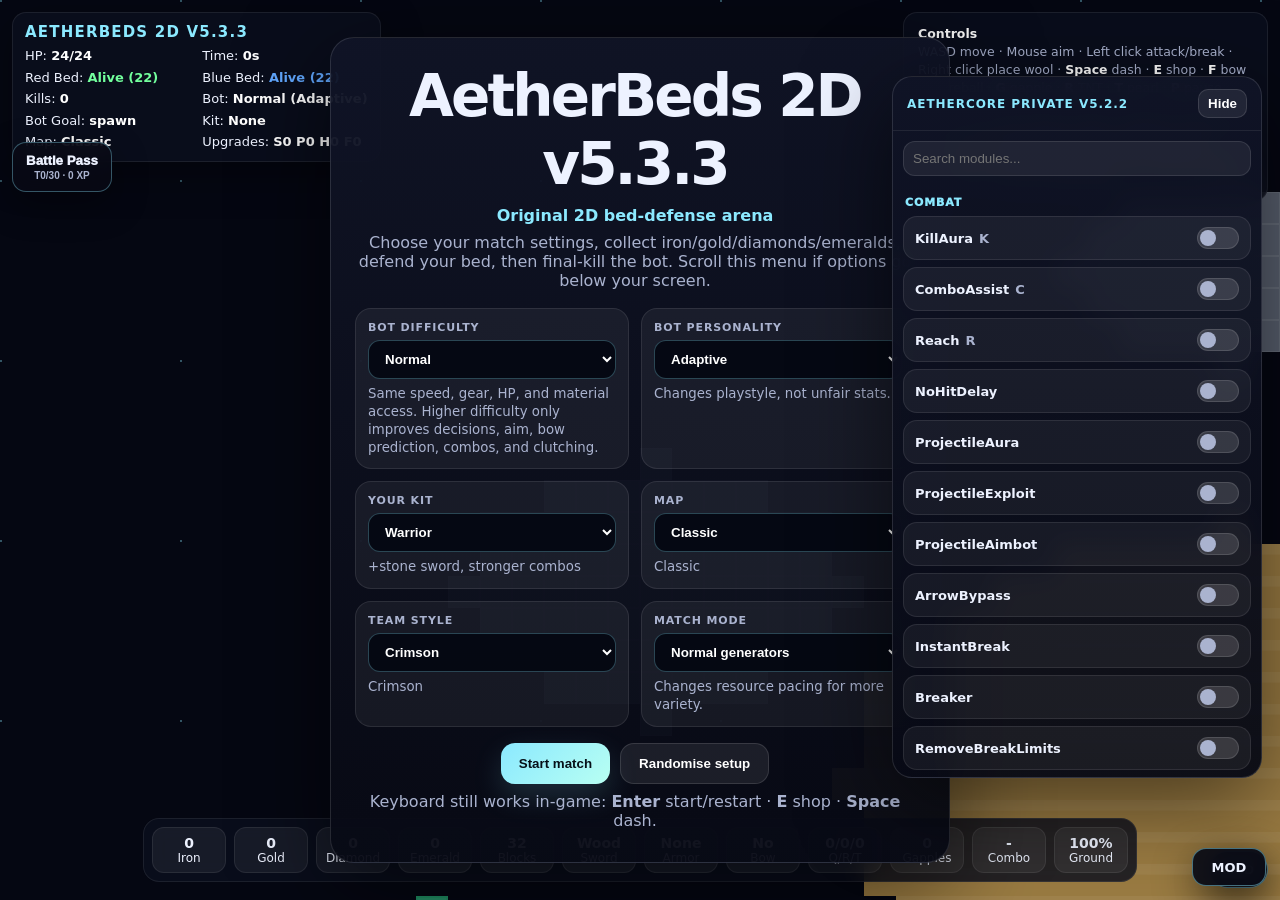
<file: AetherBeds/AetherBedsModded.html>
<!DOCTYPE html>
<html lang="en">
<head>
<meta charset="UTF-8" />
<meta name="viewport" content="width=device-width, initial-scale=1.0" />
<title>AetherBeds 2D v5.3.3</title>
<style>
  :root {
    --bg: #070912;
    --panel: rgba(12, 15, 30, 0.82);
    --panel2: rgba(22, 28, 52, 0.9);
    --text: #edf2ff;
    --muted: #aab3cf;
    --accent: #8be9ff;
    --danger: #ff5f78;
    --good: #72ff9d;
    --gold: #ffd166;
  }
  * { box-sizing: border-box; }
  html, body {
    margin: 0;
    width: 100%;
    height: 100%;
    overflow: hidden;
    background: radial-gradient(circle at 40% 20%, #11172e 0%, #070912 55%, #03040a 100%);
    color: var(--text);
    font-family: Inter, ui-sans-serif, system-ui, -apple-system, BlinkMacSystemFont, "Segoe UI", Arial, sans-serif;
    user-select: none;
  }
  canvas {
    display: block;
    width: 100vw;
    height: 100vh;
    cursor: crosshair;
  }
  #hud {
    position: fixed;
    inset: 12px auto auto 12px;
    padding: 10px 12px;
    background: var(--panel);
    border: 1px solid rgba(255,255,255,0.08);
    border-radius: 14px;
    box-shadow: 0 12px 40px rgba(0,0,0,0.35);
    backdrop-filter: blur(12px);
    min-width: 310px;
    pointer-events: none;
  }
  #hud h1 {
    margin: 0 0 6px;
    font-size: 15px;
    letter-spacing: 0.08em;
    text-transform: uppercase;
    color: var(--accent);
  }
  #stats {
    display: grid;
    grid-template-columns: repeat(2, minmax(0, 1fr));
    gap: 4px 12px;
    font-size: 13px;
    line-height: 1.35;
  }
  .stat b { color: white; }
  .hotbar {
    position: fixed;
    left: 50%;
    bottom: 18px;
    transform: translateX(-50%);
    display: flex;
    gap: 8px;
    padding: 8px;
    background: var(--panel);
    border: 1px solid rgba(255,255,255,0.08);
    border-radius: 16px;
    backdrop-filter: blur(12px);
    pointer-events: none;
  }
  .slot {
    width: 74px;
    padding: 7px 8px;
    border-radius: 12px;
    background: rgba(255,255,255,0.06);
    border: 1px solid rgba(255,255,255,0.08);
    text-align: center;
    font-size: 12px;
  }
  .slot b { display: block; font-size: 14px; }
  #help {
    position: fixed;
    right: 12px;
    top: 12px;
    width: min(365px, calc(100vw - 24px));
    padding: 12px 14px;
    background: var(--panel);
    border: 1px solid rgba(255,255,255,0.08);
    border-radius: 14px;
    color: var(--muted);
    font-size: 12.5px;
    line-height: 1.45;
    backdrop-filter: blur(12px);
    pointer-events: none;
  }
  #help b { color: white; }
  #centerOverlay, #shop {
    position: fixed;
    inset: 0;
    display: grid;
    place-items: center;
  }
  #centerOverlay { pointer-events: auto; }
  .card {
    width: min(620px, calc(100vw - 34px));
    max-height: calc(100vh - 34px);
    padding: 24px;
    border-radius: 24px;
    background: linear-gradient(180deg, rgba(16, 20, 38, 0.96), rgba(8, 10, 21, 0.96));
    border: 1px solid rgba(255,255,255,0.12);
    box-shadow: 0 24px 90px rgba(0,0,0,0.55);
    text-align: center;
    overflow-y: auto;
    overflow-x: hidden;
    overscroll-behavior: contain;
    scrollbar-gutter: stable;
    -webkit-overflow-scrolling: touch;
  }
  .card::-webkit-scrollbar,
  .shopGrid::-webkit-scrollbar,
  .menuOptions::-webkit-scrollbar {
    width: 12px;
  }
  .card::-webkit-scrollbar-track,
  .shopGrid::-webkit-scrollbar-track,
  .menuOptions::-webkit-scrollbar-track {
    background: rgba(255,255,255,0.045);
    border-radius: 999px;
  }
  .card::-webkit-scrollbar-thumb,
  .shopGrid::-webkit-scrollbar-thumb,
  .menuOptions::-webkit-scrollbar-thumb {
    background: linear-gradient(180deg, rgba(139,233,255,0.85), rgba(184,255,242,0.55));
    border: 3px solid rgba(8,10,21,0.92);
    border-radius: 999px;
  }
  .card::-webkit-scrollbar-thumb:hover,
  .shopGrid::-webkit-scrollbar-thumb:hover,
  .menuOptions::-webkit-scrollbar-thumb:hover {
    background: linear-gradient(180deg, rgba(139,233,255,1), rgba(184,255,242,0.8));
  }
  .card,
  .shopGrid,
  .menuOptions {
    scrollbar-width: thin;
    scrollbar-color: rgba(139,233,255,0.85) rgba(255,255,255,0.045);
  }
  .card h2 {
    margin: 0 0 8px;
    font-size: clamp(32px, 5vw, 58px);
    letter-spacing: -0.05em;
  }
  .card p { margin: 8px 0; color: var(--muted); }
  .card .primary { color: var(--accent); font-weight: 800; }

  .menuOptions {
    display: grid;
    grid-template-columns: repeat(2, minmax(0, 1fr));
    gap: 12px;
    margin: 18px 0 16px;
    text-align: left;
  }
  .menuField {
    padding: 12px;
    border-radius: 16px;
    background: rgba(255,255,255,0.055);
    border: 1px solid rgba(255,255,255,0.09);
  }
  .menuField label {
    display: block;
    color: var(--muted);
    font-size: 11px;
    font-weight: 800;
    letter-spacing: .08em;
    text-transform: uppercase;
    margin-bottom: 6px;
  }
  .menuField select {
    width: 100%;
    color: white;
    background: rgba(5,8,18,0.95);
    border: 1px solid rgba(139,233,255,0.28);
    border-radius: 12px;
    padding: 10px 12px;
    outline: none;
    font-weight: 800;
  }
  .menuField small { display: block; margin-top: 6px; color: var(--muted); line-height: 1.35; }
  .menuButtons { display: flex; flex-wrap: wrap; gap: 10px; justify-content: center; margin-top: 12px; }
  .menuBtn {
    border: 0;
    color: #061018;
    background: linear-gradient(135deg, var(--accent), #b8fff2);
    padding: 12px 18px;
    border-radius: 14px;
    font-weight: 900;
    cursor: pointer;
    box-shadow: 0 12px 30px rgba(139,233,255,0.16);
  }
  .menuBtn.secondary { color: white; background: rgba(255,255,255,0.08); border: 1px solid rgba(255,255,255,0.12); box-shadow: none; }
  .shopSectionTitle {
    margin: 18px 0 8px;
    color: var(--accent);
    font-weight: 900;
    letter-spacing: .08em;
    text-transform: uppercase;
    font-size: 12px;
  }
  #shop {
    display: none;
    pointer-events: auto;
  }
  #shop .card {
    text-align: left;
    width: min(940px, calc(100vw - 34px));
    max-height: calc(100vh - 34px);
    padding-right: 18px;
  }
  #shop h2 { font-size: 34px; margin-bottom: 2px; }
  .shopGrid {
    display: grid;
    grid-template-columns: repeat(2, minmax(0, 1fr));
    gap: 10px;
    margin-top: 16px;
  }
  #shop .shopGrid {
    max-height: 38vh;
    overflow-y: auto;
    overflow-x: hidden;
    padding-right: 8px;
    overscroll-behavior: contain;
    scrollbar-gutter: stable;
  }
  .buy {
    padding: 12px;
    border-radius: 14px;
    background: rgba(255,255,255,0.06);
    border: 1px solid rgba(255,255,255,0.09);
    cursor: pointer;
    transition: transform 120ms ease, border-color 120ms ease, background 120ms ease;
  }
  .buy:hover {
    transform: translateY(-1px);
    background: rgba(139,233,255,0.09);
    border-color: rgba(139,233,255,0.38);
  }
  .buy b { color: white; }
  .buy span { display: block; color: var(--muted); margin-top: 3px; font-size: 12px; }
  .buy small { display: block; color: var(--accent); margin-top: 6px; font-size: 11px; font-weight: 800; }
  #toast {
    position: fixed;
    left: 50%;
    top: 92px;
    transform: translateX(-50%);
    display: flex;
    flex-direction: column;
    gap: 8px;
    align-items: center;
    pointer-events: none;
  }
  .toastItem {
    padding: 8px 12px;
    background: rgba(5, 8, 18, 0.86);
    border: 1px solid rgba(255,255,255,0.12);
    border-radius: 999px;
    color: white;
    font-size: 13px;
    box-shadow: 0 12px 35px rgba(0,0,0,0.35);
  }
  @media (max-width: 720px) {
    #help { display: none; }
    #hud { min-width: 270px; }
    .card { max-height: calc(100vh - 18px); padding: 18px; }
    #shop .card { max-height: calc(100vh - 18px); }
    #shop .shopGrid { max-height: 32vh; }
    .shopGrid, .menuOptions { grid-template-columns: 1fr; }
    .hotbar { transform: translateX(-50%) scale(0.88); bottom: 8px; }
  }
</style>

<style>
/* v5.2 polished mod-menu scrollbars */
#abv5, #abv4,
#abv5Body, #abv4Body,
#abv5Settings, #abv4Settings {
  scrollbar-width: thin;
  scrollbar-color: rgba(139,233,255,.55) rgba(255,255,255,.035);
}

#abv5Body::-webkit-scrollbar,
#abv4Body::-webkit-scrollbar,
#abv5Settings::-webkit-scrollbar,
#abv4Settings::-webkit-scrollbar {
  width: 9px;
}

#abv5Body::-webkit-scrollbar-track,
#abv4Body::-webkit-scrollbar-track,
#abv5Settings::-webkit-scrollbar-track,
#abv4Settings::-webkit-scrollbar-track {
  background: rgba(255,255,255,.035);
  border-radius: 999px;
  margin: 10px 0;
}

#abv5Body::-webkit-scrollbar-thumb,
#abv4Body::-webkit-scrollbar-thumb,
#abv5Settings::-webkit-scrollbar-thumb,
#abv4Settings::-webkit-scrollbar-thumb {
  background: linear-gradient(180deg, rgba(139,233,255,.70), rgba(139,233,255,.28));
  border: 2px solid rgba(8,10,21,.92);
  border-radius: 999px;
}

#abv5Body::-webkit-scrollbar-thumb:hover,
#abv4Body::-webkit-scrollbar-thumb:hover,
#abv5Settings::-webkit-scrollbar-thumb:hover,
#abv4Settings::-webkit-scrollbar-thumb:hover {
  background: linear-gradient(180deg, rgba(139,233,255,.95), rgba(139,233,255,.45));
}
</style>

</head>
<body>
<canvas id="game"></canvas>

<div id="hud">
  <h1>AetherBeds 2D v5.3.3</h1>
  <div id="stats"></div>
</div>

<div id="help">
  <b>Controls</b><br>
  WASD move · Mouse aim · Left click attack/break · Right click place wool · <b>Space</b> dash · <b>E</b> shop · <b>F</b> bow · <b>Q</b> fireball · <b>G</b> gapple · <b>R</b> TNT · <b>T</b> pearl · <b>P</b> pause<br><br>
  Protect your bed. Build, combo, upgrade, break the blue bed, then final-kill the bot. Use the menu dropdowns before starting to choose difficulty, kit, map, style, and bot personality.
</div>

<div class="hotbar" id="hotbar"></div>
<div id="toast"></div>

<div id="centerOverlay">
  <div class="card" id="centerCard">
    <h2>AetherBeds 2D v5.3.3</h2>
    <p class="primary">Original 2D bed-defense arena</p>
    <p>Choose your match settings, collect iron/gold/diamonds/emeralds, defend your bed, then final-kill the bot. Scroll this menu if options go below your screen.</p>
    <div class="menuOptions">
      <div class="menuField">
        <label for="difficultySelect">Bot difficulty</label>
        <select id="difficultySelect"></select>
        <small>Same speed, gear, HP, and material access. Higher difficulty only improves decisions, aim, bow prediction, combos, and clutching.</small>
      </div>
      <div class="menuField">
        <label for="botStyleSelect">Bot personality</label>
        <select id="botStyleSelect"></select>
        <small>Changes playstyle, not unfair stats.</small>
      </div>
      <div class="menuField">
        <label for="kitSelect">Your kit</label>
        <select id="kitSelect"></select>
        <small id="kitLabel">Warrior</small>
      </div>
      <div class="menuField">
        <label for="mapSelect">Map</label>
        <select id="mapSelect"></select>
        <small id="mapLabel">Classic</small>
      </div>
      <div class="menuField">
        <label for="styleSelect">Team style</label>
        <select id="styleSelect"></select>
        <small id="styleLabel">Crimson</small>
      </div>
      <div class="menuField">
        <label for="modeSelect">Match mode</label>
        <select id="modeSelect">
          <option value="normal">Normal generators</option>
          <option value="rush">Rush generators</option>
          <option value="slow">Slow tactical</option>
        </select>
        <small>Changes resource pacing for more variety.</small>
      </div>
    </div>
    <div class="menuButtons">
      <button class="menuBtn" id="startBtn">Start match</button>
      <button class="menuBtn secondary" id="randomBtn">Randomise setup</button>
    </div>
    <p>Keyboard still works in-game: <b>Enter</b> start/restart · <b>E</b> shop · <b>Space</b> dash.</p>
  </div>
</div>

<div id="shop">
  <div class="card">
    <h2>Base Shop</h2>
    <p>Click an item or press the number key. Press <b>E</b> to close. Scroll the shop sections to see everything. Diamonds now buy team upgrades.</p>
    <div class="shopSectionTitle">Items</div>
    <div class="shopGrid">
      <div class="buy" data-buy="1"><b>1 · Wool Bundle</b><span>16 blocks — 8 iron</span><small>Builder kit gets +8 bonus blocks</small></div>
      <div class="buy" data-buy="2"><b>2 · Sword Upgrade</b><span>Stone: 12 iron · Iron: 8 gold · Diamond: 4 emeralds</span><small>Higher damage and combo pressure</small></div>
      <div class="buy" data-buy="3"><b>3 · Armor Upgrade</b><span>Leather: 8 gold · Iron: 4 emeralds · Diamond: 8 emeralds</span><small>Reduces incoming damage</small></div>
      <div class="buy" data-buy="4"><b>4 · Pickaxe Upgrade</b><span>Wood: 4 gold · Iron: 8 gold · Diamond: 2 emeralds</span><small>Break beds and blocks faster</small></div>
      <div class="buy" data-buy="5"><b>5 · Bow / Arrow Refill</b><span>Unlock bow +16 arrows: 8 gold · Refill: 3 gold</span><small>Press F to shoot</small></div>
      <div class="buy" data-buy="6"><b>6 · Fireball</b><span>Explosive projectile — 6 gold</span><small>Press Q to throw</small></div>
      <div class="buy" data-buy="7"><b>7 · TNT</b><span>Bridge/base breaker — 8 gold</span><small>Press R to toss</small></div>
      <div class="buy" data-buy="8"><b>8 · Golden Apple</b><span>Heal + brief protection — 2 emeralds</span><small>Instant use on buy</small></div>
      <div class="buy" data-buy="9"><b>9 · Speed Boots</b><span>Permanent speed boost — 3 emeralds</span><small>Stacks once</small></div>
      <div class="buy" data-buy="0"><b>0 · Ender Pearl</b><span>Short teleport pearl — 4 emeralds</span><small>Press T to throw</small></div>
      <div class="buy" data-buy="gapple"><b>Gapple Pack</b><span>2 golden apples — 3 emeralds</span><small>Useful before a bed rush</small></div>
      <div class="buy" data-buy="blockpack"><b>Bridge Pack</b><span>48 blocks + 1 fireball — 20 iron + 2 gold</span><small>Rush refill bundle</small></div>
    </div>
    <div class="shopSectionTitle">Diamond upgrades</div>
    <div class="shopGrid">
      <div class="buy" data-buy="u1"><b>Sharpness</b><span>Tier I/II/III — 4/8/12 diamonds</span><small>More sword damage for you</small></div>
      <div class="buy" data-buy="u2"><b>Protection</b><span>Tier I/II/III — 3/6/10 diamonds</span><small>Extra damage reduction</small></div>
      <div class="buy" data-buy="u3"><b>Haste</b><span>Tier I/II — 3/7 diamonds</span><small>Break blocks and beds faster</small></div>
      <div class="buy" data-buy="u4"><b>Forge</b><span>Tier I/II/III — 2/5/9 diamonds</span><small>Faster base iron/gold spawning</small></div>
      <div class="buy" data-buy="u5"><b>Heal Pool</b><span>1 diamond</span><small>Slow regen at your base</small></div>
      <div class="buy" data-buy="u6"><b>Alarm Trap</b><span>2 diamonds</span><small>Reveals and slows a bed attacker once</small></div>
    </div>
  </div>
</div>

<script>
(() => {
  'use strict';

  const canvas = document.getElementById('game');
  const ctx = canvas.getContext('2d');
  const statsEl = document.getElementById('stats');
  const hotbarEl = document.getElementById('hotbar');
  const shopEl = document.getElementById('shop');
  const centerOverlay = document.getElementById('centerOverlay');
  const centerCard = document.getElementById('centerCard');
  const toastEl = document.getElementById('toast');
  const difficultySelect = document.getElementById('difficultySelect');
  const botStyleSelect = document.getElementById('botStyleSelect');
  const kitSelect = document.getElementById('kitSelect');
  const mapSelect = document.getElementById('mapSelect');
  const styleSelect = document.getElementById('styleSelect');
  const modeSelect = document.getElementById('modeSelect');
  const startBtn = document.getElementById('startBtn');
  const randomBtn = document.getElementById('randomBtn');
  const kitLabel = document.getElementById('kitLabel');
  const mapLabel = document.getElementById('mapLabel');
  const styleLabel = document.getElementById('styleLabel');

  const TILE = 32;
  const MAP_W = 76;
  const MAP_H = 48;
  const WORLD_W = MAP_W * TILE;
  const WORLD_H = MAP_H * TILE;

  const VOID = 0, GRASS = 1, RED_BLOCK = 2, BLUE_BLOCK = 3, MID = 4, STONE = 5;

  const swordNames = ['Wood', 'Stone', 'Iron', 'Diamond'];
  const armorNames = ['None', 'Leather', 'Iron', 'Diamond'];
  const pickaxeNames = ['None', 'Wood', 'Iron', 'Diamond'];

  // Fair difficulty: every bot has the same starting material, HP, speed, damage, gear access, and shop access.
  // Difficulty only changes AI skill: aim, prediction, reaction time, path choice, clutch timing, combo timing, and how badly it panics.
  const botProfiles = [
    { label: 'Rookie', skill: 1, think: 1.05, aimError: 0.72, bowLead: 0.12, reaction: 0.34, bridgeCd: 0.26, breakNeed: 0.74, detect: 210, comboSense: 0.25, objectiveSense: 0.34, clutchSense: 0.25, strafeSense: 0.18, panic: 0.82 },
    { label: 'Normal', skill: 2, think: 0.68, aimError: 0.40, bowLead: 0.38, reaction: 0.18, bridgeCd: 0.18, breakNeed: 0.54, detect: 285, comboSense: 0.48, objectiveSense: 0.58, clutchSense: 0.48, strafeSense: 0.45, panic: 0.46 },
    { label: 'Sweaty', skill: 3, think: 0.36, aimError: 0.18, bowLead: 0.72, reaction: 0.08, bridgeCd: 0.12, breakNeed: 0.38, detect: 365, comboSense: 0.76, objectiveSense: 0.82, clutchSense: 0.76, strafeSense: 0.78, panic: 0.20 },
    { label: 'Nightmare', skill: 4, think: 0.20, aimError: 0.055, bowLead: 0.96, reaction: 0.02, bridgeCd: 0.08, breakNeed: 0.26, detect: 455, comboSense: 0.95, objectiveSense: 0.96, clutchSense: 0.95, strafeSense: 0.94, panic: 0.07 },
    { label: 'God', skill: 5, think: 0.12, aimError: 0.03, bowLead: 1.05, reaction: 0.035, bridgeCd: 0.065, breakNeed: 0.18, detect: 620, comboSense: 1.08, objectiveSense: 1.12, clutchSense: 1.08, strafeSense: 1.05, panic: 0.03 }
  ];

  const botPersonalities = [
    { id: 'adaptive', name: 'Adaptive', desc: 'Balances rushing, defending, diamonds, and mid control.' },
    { id: 'rusher', name: 'Rusher', desc: 'Pressures your bed early and takes close fights often.' },
    { id: 'defender', name: 'Defender', desc: 'Protects its bed, counters rushes, then attacks.' },
    { id: 'collector', name: 'Collector', desc: 'Prioritises diamonds/emeralds before committing.' },
    { id: 'archer', name: 'Archer', desc: 'Uses bows more often and holds angles.' },
    { id: 'trickster', name: 'Trickster', desc: 'Uses TNT/fireballs/pearls more often.' }
  ];

  const matchModes = {
    normal: { name: 'Normal generators', iron: 1, gold: 1, diamond: 1, emerald: 1 },
    rush: { name: 'Rush generators', iron: 0.68, gold: 0.72, diamond: 0.78, emerald: 0.86 },
    slow: { name: 'Slow tactical', iron: 1.28, gold: 1.24, diamond: 1.18, emerald: 1.12 }
  };

  const BOT_BASE = { hp: 24, speed: 225, blocks: 32, sword: 0, armor: 0, pickaxe: 0, arrows: 0, fireballs: 0, tnt: 0, pearls: 0 };

  const kits = [
    { name: 'Warrior', desc: '+stone sword, stronger combos', apply(p){ p.sword = Math.max(p.sword, 1); p.comboPower = 1.18; p.attackSpeedBonus = 0.04; } },
    { name: 'Builder', desc: '+64 blocks, cheaper wool bonus', apply(p){ p.blocks += 64; p.builderBonus = true; p.placeReachBonus = 32; } },
    { name: 'Miner', desc: '+pickaxe, more resource value', apply(p){ p.pickaxe = Math.max(p.pickaxe, 1); p.minerBonus = true; p.bedDamageBonus = 0.8; } },
    { name: 'Archer', desc: 'starts with bow and arrows', apply(p){ p.bow = true; p.arrows += 24; p.bowSpeedBonus = 0.16; } },
    { name: 'Tank', desc: '+HP and leather armor', apply(p){ p.maxHp += 8; p.hp = p.maxHp; p.armor = Math.max(p.armor, 1); p.speed -= 12; } },
    { name: 'Assassin', desc: 'faster dash, longer combo window', apply(p){ p.speed += 18; p.dashBonus = 0.25; p.comboWindowBonus = 0.18; } }
  ];

  const mapVariants = [
    { name: 'Classic' },
    { name: 'Crossroads' },
    { name: 'Ring Mid' },
    { name: 'Chaos Isles' }
  ];

  const teamStyles = [
    { name: 'Crimson', player: '#ff5f78', block: '#d94762', bed: '#ff4f70', soft: '#ffb6c4' },
    { name: 'Violet', player: '#b684ff', block: '#8558f0', bed: '#a46bff', soft: '#dcc6ff' },
    { name: 'Mint', player: '#66f2b6', block: '#29b982', bed: '#5dffc3', soft: '#c8ffe9' },
    { name: 'Gold', player: '#ffd166', block: '#d49b28', bed: '#ffca4f', soft: '#ffe4a3' }
  ];
  const blueStyle = { player: '#61a8ff', block: '#4d83f1', bed: '#5790ff', soft: '#b8d0ff' };

  let map, player, enemy, redBed, blueBed, generators, resources, projectiles, particles;
  let state = 'menu';
  let paused = false;
  let shopOpen = false;
  let lastTime = performance.now();
  let camX = 0, camY = 0;
  let mouse = { x: 0, y: 0, worldX: 0, worldY: 0, down: false };
  let keys = new Set();
  let messages = [];
  let gameTime = 0;
  let enemyThink = 0;
  let screenShake = 0;
  let selectedBotIndex = 1;
  let selectedBotStyleIndex = 0;
  let selectedMode = 'normal';
  let selectedKitIndex = 0;
  let selectedMapIndex = 0;
  let selectedStyleIndex = 0;
  let attackSwings = [];
  let floatingTexts = [];
  let antiCheat = {
    enabled: true,
    lastX: 0,
    lastY: 0,
    lastT: 0,
    strikes: 0,
    wins: [],
    graceUntil: 0,
    lastLegitTeleport: 0,
    lastLegitAttack: -Infinity,
    lastLegitDash: -Infinity,
    lastLegitPlace: -Infinity,
    lastLegitProjectile: -Infinity,
    lastItems: null,
    suspicious: []
  };

  function resize() {
    const dpr = Math.max(1, Math.min(2, window.devicePixelRatio || 1));
    canvas.width = Math.floor(innerWidth * dpr);
    canvas.height = Math.floor(innerHeight * dpr);
    canvas.style.width = innerWidth + 'px';
    canvas.style.height = innerHeight + 'px';
    ctx.setTransform(dpr, 0, 0, dpr, 0, 0);
  }
  addEventListener('resize', resize);
  resize();

  function idx(gx, gy) { return gy * MAP_W + gx; }
  function inBounds(gx, gy) { return gx >= 0 && gy >= 0 && gx < MAP_W && gy < MAP_H; }
  function getTile(gx, gy) { return inBounds(gx, gy) ? map[idx(gx, gy)] : VOID; }
  function setTile(gx, gy, t) { if (inBounds(gx, gy)) map[idx(gx, gy)] = t; }
  function gx(x) { return Math.floor(x / TILE); }
  function gy(y) { return Math.floor(y / TILE); }
  function centerOf(gx, gy) { return { x: gx * TILE + TILE / 2, y: gy * TILE + TILE / 2 }; }
  function clamp(v, a, b) { return Math.max(a, Math.min(b, v)); }
  function dist(a, b, c, d) { return Math.hypot(a - c, b - d); }
  function rand(a, b) { return a + Math.random() * (b - a); }
  function choice(arr) { return arr[Math.floor(Math.random() * arr.length)]; }
  function currentBotProfile() { return botProfiles[selectedBotIndex]; }
  function currentBotPersonality() { return botPersonalities[selectedBotStyleIndex]; }
  function currentMode() { return matchModes[selectedMode] || matchModes.normal; }
  function setBotDifficulty(i) {
    selectedBotIndex = clamp(i, 0, botProfiles.length - 1);
    if (difficultySelect) difficultySelect.value = String(selectedBotIndex);
  }
  function setBotPersonality(i) {
    selectedBotStyleIndex = (i + botPersonalities.length) % botPersonalities.length;
    if (botStyleSelect) botStyleSelect.value = String(selectedBotStyleIndex);
  }
  function setKit(i) {
    selectedKitIndex = (i + kits.length) % kits.length;
    if (kitSelect) kitSelect.value = String(selectedKitIndex);
    if (kitLabel) kitLabel.textContent = kits[selectedKitIndex].desc;
  }
  function setMapVariant(i) {
    selectedMapIndex = (i + mapVariants.length) % mapVariants.length;
    if (mapSelect) mapSelect.value = String(selectedMapIndex);
    if (mapLabel) mapLabel.textContent = mapVariants[selectedMapIndex].name;
  }
  function setTeamStyle(i) {
    selectedStyleIndex = (i + teamStyles.length) % teamStyles.length;
    if (styleSelect) styleSelect.value = String(selectedStyleIndex);
    if (styleLabel) styleLabel.textContent = teamStyles[selectedStyleIndex].name;
  }
  function setMode(mode) {
    selectedMode = matchModes[mode] ? mode : 'normal';
    if (modeSelect) modeSelect.value = selectedMode;
  }
  function styleFor(team) { return team === 'red' ? teamStyles[selectedStyleIndex] : blueStyle; }
  function applySelectedKit(p) {
    p.kit = kits[selectedKitIndex].name;
    p.kitDesc = kits[selectedKitIndex].desc;
    kits[selectedKitIndex].apply(p);
  }

  function isWalkableTile(t) { return t === GRASS || t === RED_BLOCK || t === BLUE_BLOCK || t === MID || t === STONE; }
  function isWalkableAt(x, y) { return isWalkableTile(getTile(gx(x), gy(y))); }

  function addEllipse(cx, cy, rx, ry, tile) {
    for (let y = Math.floor(cy - ry - 1); y <= Math.ceil(cy + ry + 1); y++) {
      for (let x = Math.floor(cx - rx - 1); x <= Math.ceil(cx + rx + 1); x++) {
        const nx = (x - cx) / rx;
        const ny = (y - cy) / ry;
        if (nx * nx + ny * ny <= 1) setTile(x, y, tile);
      }
    }
  }

  function addBridge(x1, y1, x2, y2, tile, width = 1) {
    const steps = Math.ceil(Math.hypot(x2 - x1, y2 - y1) * 2);
    for (let i = 0; i <= steps; i++) {
      const t = i / steps;
      const x = Math.round(x1 + (x2 - x1) * t);
      const y = Math.round(y1 + (y2 - y1) * t);
      for (let wy = -width; wy <= width; wy++) {
        for (let wx = -width; wx <= width; wx++) setTile(x + wx, y + wy, tile);
      }
    }
  }

  function makeMap() {
    map = new Uint8Array(MAP_W * MAP_H);
    const variant = mapVariants[selectedMapIndex]?.name || 'Classic';

    if (variant === 'Classic') {
      addEllipse(13, 35, 10, 7, GRASS);
      addEllipse(62, 12, 10, 7, GRASS);
      addEllipse(38, 24, 12, 8, MID);
      addEllipse(20, 18, 6, 4, STONE);
      addEllipse(56, 30, 6, 4, STONE);
      addEllipse(38, 8, 5, 3, STONE);
      addEllipse(38, 40, 5, 3, STONE);
      addBridge(22, 31, 24, 29, RED_BLOCK, 0);
      addBridge(53, 16, 51, 18, BLUE_BLOCK, 0);
    } else if (variant === 'Crossroads') {
      addEllipse(12, 36, 10, 7, GRASS);
      addEllipse(63, 11, 10, 7, GRASS);
      addEllipse(38, 24, 9, 9, MID);
      addEllipse(14, 14, 6, 4, STONE);
      addEllipse(61, 34, 6, 4, STONE);
      addEllipse(38, 8, 5, 3, STONE);
      addEllipse(38, 40, 5, 3, STONE);
      addBridge(22, 33, 31, 28, STONE, 0);
      addBridge(54, 15, 45, 20, STONE, 0);
      addBridge(38, 15, 38, 33, STONE, 0);
    } else if (variant === 'Ring Mid') {
      addEllipse(13, 35, 9, 7, GRASS);
      addEllipse(62, 12, 9, 7, GRASS);
      addEllipse(38, 24, 14, 10, MID);
      addEllipse(38, 24, 6, 4, VOID);
      addEllipse(20, 17, 6, 4, STONE);
      addEllipse(56, 31, 6, 4, STONE);
      addEllipse(24, 40, 4, 3, STONE);
      addEllipse(52, 8, 4, 3, STONE);
      addBridge(24, 31, 29, 28, RED_BLOCK, 0);
      addBridge(51, 17, 47, 20, BLUE_BLOCK, 0);
    } else {
      addEllipse(11, 37, 8, 6, GRASS);
      addEllipse(64, 10, 8, 6, GRASS);
      addEllipse(38, 24, 8, 6, MID);
      addEllipse(28, 24, 5, 4, STONE);
      addEllipse(48, 24, 5, 4, STONE);
      addEllipse(38, 14, 5, 3, STONE);
      addEllipse(38, 34, 5, 3, STONE);
      addEllipse(20, 29, 4, 3, STONE);
      addEllipse(56, 19, 4, 3, STONE);
      addBridge(18, 34, 22, 31, RED_BLOCK, 0);
      addBridge(57, 13, 54, 16, BLUE_BLOCK, 0);
    }

    // Diamond generator islands are guaranteed on every map so upgrades are never dead content.
    addEllipse(20, 18, 4, 3, STONE);
    addEllipse(56, 30, 4, 3, STONE);
    addEllipse(38, 8, 4, 3, STONE);
    addEllipse(38, 40, 4, 3, STONE);
  }

  function makePlayer(x, y, team) {
    return {
      x, y, vx: 0, vy: 0, r: 16, team,
      hp: 24, maxHp: 24, speed: 225,
      inv: { iron: 0, gold: 0, diamond: 0, emerald: 0 },
      blocks: 32, sword: 0, armor: 0, pickaxe: 0, bow: false, arrows: 0,
      fireballs: 0, tnt: 0, pearls: 0, gapples: 0, speedBoots: false, trap: false,
      sharpness: 0, protection: 0, haste: 0, forge: 0, healPool: false, alarmTrap: false,
      combo: 0, comboTimer: 0, comboPower: 1, comboWindowBonus: 0, attackSpeedBonus: 0, bowSpeedBonus: 0,
      bedDamageBonus: 0, builderBonus: false, minerBonus: false, placeReachBonus: 0, dashBonus: 0,
      attackCd: 0, bowCd: 0, dashCd: 0, invuln: 0, respawn: 0, alive: true,
      voidTime: 0, ground: 1, bridgeCd: 0, clutchCd: 0,
      kills: 0, finalKills: 0, bedBreaks: 0, kit: 'None' 
    };
  }

  function makeEnemy() {
    const profile = currentBotProfile();
    const personality = currentBotPersonality();
    const e = makePlayer(62 * TILE + 16, 12 * TILE + 16, 'blue');
    e.maxHp = e.hp = BOT_BASE.hp;
    e.speed = BOT_BASE.speed;
    e.blocks = BOT_BASE.blocks;
    e.sword = BOT_BASE.sword;
    e.armor = BOT_BASE.armor;
    e.pickaxe = BOT_BASE.pickaxe;
    e.arrows = BOT_BASE.arrows;
    e.fireballs = BOT_BASE.fireballs;
    e.tnt = BOT_BASE.tnt;
    e.pearls = BOT_BASE.pearls;
    e.brain = 'fair-adaptive';
    e.variant = personality.id;
    e.breakTimer = 0;
    e.name = `${profile.label} ${personality.name}`;
    e.profile = profile;
    e.personality = personality;
    e.goal = 'spawn';
    e.aiDelay = profile.reaction;
    e.bridgeCd = 0;
    e.strafe = choice([-1, 1]);
    e.strafeTimer = rand(0.4, 1.2);
    e.memory = { lastSeenPlayer: 0, pressure: 0, stuck: 0, lastX: e.x, lastY: e.y, goalSwitch: 0 };
    if (profile.label === 'God') {
      e.maxHp = e.hp = 48;
      e.speed = 255;
      e.blocks = 160;
      e.sword = 3;
      e.armor = 3;
      e.pickaxe = 3;
      e.bow = true;
      e.arrows = 96;
      e.fireballs = 8;
      e.tnt = 4;
      e.pearls = 3;
      e.sharpness = 3;
      e.protection = 3;
      e.haste = 2;
      e.forge = 3;
      e.healPool = true;
      e.alarmTrap = true;
    }
    return e;
  }

  function initGame() {
    makeMap();
    player = makePlayer(13 * TILE + 16, 35 * TILE + 16, 'red');
    applySelectedKit(player);
    enemy = makeEnemy();
    redBed = { x: 12 * TILE + 2, y: 35 * TILE + 3, w: 60, h: 27, team: 'red', hp: 22, maxHp: 22, alive: true };
    blueBed = { x: 61 * TILE + 2, y: 12 * TILE + 3, w: 60, h: 27, team: 'blue', hp: 22, maxHp: 22, alive: true };
    const pace = currentMode();
    generators = [
      { x: 13 * TILE + 16, y: 36 * TILE + 16, type: 'iron', rate: 0.45 * pace.iron, timer: 0, max: 18, team: 'red', baseRate: 0.45 * pace.iron },
      { x: 15 * TILE + 16, y: 36 * TILE + 16, type: 'gold', rate: 2.8 * pace.gold, timer: 0, max: 8, team: 'red', baseRate: 2.8 * pace.gold },
      { x: 62 * TILE + 16, y: 11 * TILE + 16, type: 'iron', rate: 0.45 * pace.iron, timer: 0, max: 18, team: 'blue', baseRate: 0.45 * pace.iron },
      { x: 60 * TILE + 16, y: 11 * TILE + 16, type: 'gold', rate: 2.8 * pace.gold, timer: 0, max: 8, team: 'blue', baseRate: 2.8 * pace.gold },
      { x: 38 * TILE + 16, y: 24 * TILE + 16, type: 'emerald', rate: 7.5 * pace.emerald, timer: 0, max: 6, baseRate: 7.5 * pace.emerald },
      { x: 20 * TILE + 16, y: 18 * TILE + 16, type: 'diamond', rate: 6.2 * pace.diamond, timer: 0, max: 5, baseRate: 6.2 * pace.diamond },
      { x: 56 * TILE + 16, y: 30 * TILE + 16, type: 'diamond', rate: 6.2 * pace.diamond, timer: 0, max: 5, baseRate: 6.2 * pace.diamond },
      { x: 38 * TILE + 16, y: 8 * TILE + 16, type: 'diamond', rate: 7.0 * pace.diamond, timer: 0, max: 4, baseRate: 7.0 * pace.diamond },
      { x: 38 * TILE + 16, y: 40 * TILE + 16, type: 'diamond', rate: 7.0 * pace.diamond, timer: 0, max: 4, baseRate: 7.0 * pace.diamond }
    ];
    resources = [];
    projectiles = [];
    particles = [];
    attackSwings = [];
    floatingTexts = [];
    messages = [];
    gameTime = 0;
    enemyThink = 0;
    screenShake = 0;
    paused = false;
    shopOpen = false;
    state = 'playing';
    centerOverlay.style.display = 'none';
    shopEl.style.display = 'none';
    window.AetherBedsBattlepass?.startGame?.({
      difficulty: currentBotProfile()?.label || 'Normal',
      kit: player?.kit || kits[selectedKitIndex]?.name || 'None',
      mode: currentMode()?.name || 'Normal generators'
    });
    toast('Match started. Protect your bed.');
  }

  function toast(text) {
    messages.unshift({ text, life: 3.2 });
    if (messages.length > 4) messages.pop();
    renderToasts();
  }

  function renderToasts() {
    toastEl.innerHTML = messages.map(m => `<div class="toastItem">${escapeHtml(m.text)}</div>`).join('');
  }

  function escapeHtml(str) {
    return String(str).replace(/[&<>'"]/g, c => ({ '&': '&amp;', '<': '&lt;', '>': '&gt;', "'": '&#39;', '"': '&quot;' }[c]));
  }

  function endGame(win) {
    state = 'gameover';
    shopOpen = false;
    shopEl.style.display = 'none';
    if (win) antiCheat.wins.push(performance.now());
    window.AetherBedsBattlepass?.awardGame?.(win, {
      kills: player?.kills || 0,
      finalKills: player?.finalKills || 0,
      bedBreaks: player?.bedBreaks || 0,
      seconds: Math.max(0, Math.round(gameTime || 0)),
      difficulty: currentBotProfile()?.label || 'Normal',
      kit: player?.kit || kits[selectedKitIndex]?.name || 'None',
      mode: currentMode()?.name || 'Normal generators'
    });
    centerOverlay.style.display = 'grid';
    centerCard.innerHTML = win
      ? `<h2>Victory</h2><p class="primary">Blue team eliminated.</p><p>You broke the enemy bed and got the final kill.</p><p>Press <b>Enter</b> to play again.</p><div class='menuButtons'><button class='menuBtn secondary' onclick='location.reload()'>Exit to menu</button></div>`
      : `<h2>Defeat</h2><p class="primary" style="color:var(--danger)">Your bed was gone and you died.</p><p>Build earlier, defend your bed, and upgrade faster.</p><p>Press <b>Enter</b> to restart.</p><div class='menuButtons'><button class='menuBtn secondary' onclick='location.reload()'>Exit to menu</button></div>`;
  }

  function spend(inv, type, amount) {
    if ((inv[type] || 0) >= amount) { inv[type] -= amount; return true; }
    toast(`Need ${amount} ${type}.`);
    return false;
  }

  function spendMulti(inv, cost) {
    const missing = Object.entries(cost).filter(([type, amount]) => (inv[type] || 0) < amount);
    if (missing.length) {
      toast('Need ' + missing.map(([type, amount]) => `${amount} ${type}`).join(' + '));
      return false;
    }
    for (const [type, amount] of Object.entries(cost)) inv[type] -= amount;
    return true;
  }

  function applyForgeUpgrade(team, level) {
    for (const g of generators || []) {
      if (g.team !== team) continue;
      if (g.type === 'iron') g.rate = g.baseRate * Math.max(0.42, 1 - level * 0.17);
      if (g.type === 'gold') g.rate = g.baseRate * Math.max(0.55, 1 - level * 0.13);
      g.max = Math.round((g.type === 'iron' ? 18 : 8) + level * (g.type === 'iron' ? 4 : 2));
    }
  }

  function buy(slot, force = false) {
    if (state !== 'playing') return false;
    if (!force && !shopOpen) return false;
    if (slot === '1') {
      if (spend(player.inv, 'iron', 8)) {
        const amount = player.builderBonus ? 24 : 16;
        player.blocks += amount;
        toast(`+${amount} wool blocks`);
      }
    } else if (slot === '2') {
      if (player.sword === 0 && spend(player.inv, 'iron', 12)) { player.sword = 1; toast('Sword upgraded to Stone.'); }
      else if (player.sword === 1 && spend(player.inv, 'gold', 8)) { player.sword = 2; toast('Sword upgraded to Iron.'); }
      else if (player.sword === 2 && spend(player.inv, 'emerald', 4)) { player.sword = 3; toast('Sword upgraded to Diamond.'); }
      else if (player.sword >= 3) toast('Sword already maxed.');
    } else if (slot === '3') {
      if (player.armor === 0 && spend(player.inv, 'gold', 8)) { player.armor = 1; toast('Leather armor bought.'); }
      else if (player.armor === 1 && spend(player.inv, 'emerald', 4)) { player.armor = 2; toast('Iron armor bought.'); }
      else if (player.armor === 2 && spend(player.inv, 'emerald', 8)) { player.armor = 3; toast('Diamond armor bought.'); }
      else if (player.armor >= 3) toast('Armor already maxed.');
    } else if (slot === '4') {
      if (player.pickaxe === 0 && spend(player.inv, 'gold', 4)) { player.pickaxe = 1; toast('Wood pickaxe bought.'); }
      else if (player.pickaxe === 1 && spend(player.inv, 'gold', 8)) { player.pickaxe = 2; toast('Iron pickaxe bought.'); }
      else if (player.pickaxe === 2 && spend(player.inv, 'emerald', 2)) { player.pickaxe = 3; toast('Diamond pickaxe bought.'); }
      else if (player.pickaxe >= 3) toast('Pickaxe already maxed.');
    } else if (slot === '5') {
      if (!player.bow) {
        if (spend(player.inv, 'gold', 8)) { player.bow = true; player.arrows += 16; toast('Bow unlocked. +16 arrows.'); }
      } else if (spend(player.inv, 'gold', 3)) { player.arrows += 16; toast('+16 arrows.'); }
    } else if (slot === '6') {
      if (spend(player.inv, 'gold', 6)) { player.fireballs++; toast('+1 fireball. Press Q to throw.'); }
    } else if (slot === '7') {
      if (spend(player.inv, 'gold', 8)) { player.tnt++; toast('+1 TNT. Press R to toss.'); }
    } else if (slot === '8') {
      if (spend(player.inv, 'emerald', 2)) { player.hp = Math.min(player.maxHp, player.hp + 12); player.invuln = Math.max(player.invuln, 1.0); toast('Golden apple used.'); }
    } else if (slot === '9') {
      if (player.speedBoots) toast('Speed boots already bought.');
      else if (spend(player.inv, 'emerald', 3)) { player.speedBoots = true; player.speed += 28; toast('Speed boots equipped.'); }
    } else if (slot === '0') {
      if (spend(player.inv, 'emerald', 4)) { player.pearls++; toast('+1 ender pearl. Press T to throw.'); }
    } else if (slot === 'gapple') {
      if (spend(player.inv, 'emerald', 3)) { player.gapples += 2; toast('+2 golden apples. Press G to use.'); }
    } else if (slot === 'blockpack') {
      if (spendMulti(player.inv, { iron: 20, gold: 2 })) { player.blocks += 48; player.fireballs += 1; toast('Bridge pack bought: +48 blocks +1 fireball.'); }
    } else if (slot === 'u1') {
      const costs = [4, 8, 12];
      if (player.sharpness >= 3) toast('Sharpness already maxed.');
      else if (spend(player.inv, 'diamond', costs[player.sharpness])) { player.sharpness++; toast(`Sharpness ${player.sharpness} unlocked.`); }
    } else if (slot === 'u2') {
      const costs = [3, 6, 10];
      if (player.protection >= 3) toast('Protection already maxed.');
      else if (spend(player.inv, 'diamond', costs[player.protection])) { player.protection++; toast(`Protection ${player.protection} unlocked.`); }
    } else if (slot === 'u3') {
      const costs = [3, 7];
      if (player.haste >= 2) toast('Haste already maxed.');
      else if (spend(player.inv, 'diamond', costs[player.haste])) { player.haste++; toast(`Haste ${player.haste} unlocked.`); }
    } else if (slot === 'u4') {
      const costs = [2, 5, 9];
      if (player.forge >= 3) toast('Forge already maxed.');
      else if (spend(player.inv, 'diamond', costs[player.forge])) { player.forge++; applyForgeUpgrade('red', player.forge); toast(`Forge ${player.forge} unlocked.`); }
    } else if (slot === 'u5') {
      if (player.healPool) toast('Heal Pool already active.');
      else if (spend(player.inv, 'diamond', 1)) { player.healPool = true; toast('Heal Pool active at your base.'); }
    } else if (slot === 'u6') {
      if (player.alarmTrap) toast('Alarm Trap already armed.');
      else if (spend(player.inv, 'diamond', 2)) { player.alarmTrap = true; toast('Alarm Trap armed.'); }
    }
  }

  function enemyAutoBuy() {
    const inv = enemy.inv;
    // Same economy rules on every difficulty. Harder bots simply spend more sensibly because they reach objectives and react better.
    if (inv.iron >= 8 && enemy.blocks < 80) { inv.iron -= 8; enemy.blocks += 16; }
    if (!enemy.bow && inv.gold >= 8 && (enemy.variant === 'archer' || enemy.variant === 'adaptive' || enemy.variant === 'collector')) { inv.gold -= 8; enemy.bow = true; enemy.arrows += 16; }
    if (enemy.bow && enemy.arrows < 12 && inv.gold >= 3) { inv.gold -= 3; enemy.arrows += 16; }
    if (enemy.tnt < 2 && inv.gold >= 8 && (enemy.variant === 'trickster' || enemy.variant === 'rusher')) { inv.gold -= 8; enemy.tnt++; }
    if (enemy.fireballs < 2 && inv.gold >= 6 && (enemy.variant === 'trickster' || enemy.variant === 'defender' || enemy.variant === 'adaptive')) { inv.gold -= 6; enemy.fireballs++; }
    if (enemy.pickaxe === 0 && inv.gold >= 4) { inv.gold -= 4; enemy.pickaxe = 1; }
    if (enemy.pickaxe === 1 && inv.gold >= 8 && enemy.goal === 'attackBed') { inv.gold -= 8; enemy.pickaxe = 2; }
    if (enemy.sword === 0 && inv.iron >= 12) { inv.iron -= 12; enemy.sword = 1; }
    if (enemy.sword === 1 && inv.gold >= 8) { inv.gold -= 8; enemy.sword = 2; }
    if (enemy.armor === 0 && inv.gold >= 8) { inv.gold -= 8; enemy.armor = 1; }
    if (enemy.sharpness < 3) {
      const cost = [4, 8, 12][enemy.sharpness];
      if (inv.diamond >= cost) { inv.diamond -= cost; enemy.sharpness++; }
    } else if (enemy.protection < 3) {
      const cost = [3, 6, 10][enemy.protection];
      if (inv.diamond >= cost) { inv.diamond -= cost; enemy.protection++; }
    } else if (enemy.haste < 2) {
      const cost = [3, 7][enemy.haste];
      if (inv.diamond >= cost) { inv.diamond -= cost; enemy.haste++; }
    } else if (enemy.forge < 2) {
      const cost = [2, 5, 9][enemy.forge];
      if (inv.diamond >= cost) { inv.diamond -= cost; enemy.forge++; applyForgeUpgrade('blue', enemy.forge); }
    }
    if (!enemy.healPool && inv.diamond >= 1 && enemy.variant === 'defender') { inv.diamond -= 1; enemy.healPool = true; }
    if (!enemy.alarmTrap && inv.diamond >= 2 && enemy.variant === 'defender') { inv.diamond -= 2; enemy.alarmTrap = true; }
    if (enemy.sword === 2 && inv.emerald >= 4) { inv.emerald -= 4; enemy.sword = 3; }
    if (enemy.armor === 1 && inv.emerald >= 4) { inv.emerald -= 4; enemy.armor = 2; }
    if (enemy.pearls < 1 && inv.emerald >= 4 && (enemy.variant === 'trickster' || enemy.variant === 'rusher')) { inv.emerald -= 4; enemy.pearls++; }
  }

  function nearestBed(team) { return team === 'red' ? redBed : blueBed; }
  function enemyBed(team) { return team === 'red' ? blueBed : redBed; }

  function damageEntity(target, amount, sourceTeam) {
    if (!target.alive || target.invuln > 0) return;
    const reduction = target.armor * 0.12 + (target.protection || 0) * 0.045;
    const final = Math.max(1, amount * (1 - reduction));
    target.hp -= final;
    target.invuln = 0.32;
    floatText(`-${Math.round(final)}`, target.x, target.y - 24, sourceTeam === 'red' ? '#ffb6c4' : '#b8d0ff');
    burst(target.x, target.y, sourceTeam === 'red' ? '#ff5f78' : '#61a8ff', 8);
    screenShake = Math.max(screenShake, 7);
    if (target.hp <= 0) killEntity(target, sourceTeam);
  }

  function killEntity(target, sourceTeam) {
    target.hp = 0;
    target.alive = false;
    target.respawn = 3.6;
    burst(target.x, target.y, '#ffffff', 22);
    const bed = nearestBed(target.team);
    if (!bed.alive) {
      if (target !== player && sourceTeam === 'red') {
        player.kills++;
        player.finalKills++;
      }
      if (target === player) endGame(false);
      else endGame(true);
      return;
    }
    if (target === player) {
      player.inv = { iron: 0, gold: 0, diamond: 0, emerald: 0 };
      player.blocks = Math.max(8, Math.floor(player.blocks * 0.35));
      toast('You died. Respawning because your bed is alive.');
    } else {
      player.kills++;
      enemy.inv = { iron: 0, gold: 0, diamond: 0, emerald: 0 };
      enemy.blocks = 32;
      toast('Blue Bot killed. It will respawn while its bed lives.');
    }
  }

  function respawnEntity(ent) {
    ent.alive = true;
    ent.hp = ent.maxHp;
    ent.invuln = 1.2;
    ent.vx = ent.vy = 0;
    ent.voidTime = 0;
    ent.ground = 1;
    resetCombo(ent);
    ent.bridgeCd = 0;
    if (ent.team === 'red') { ent.x = 13 * TILE + 16; ent.y = 35 * TILE + 16; }
    else { ent.x = 62 * TILE + 16; ent.y = 12 * TILE + 16; }
    if (ent === player) {
      const now = performance.now();
      antiCheat.graceUntil = now + 2200;
      antiCheat.lastLegitTeleport = now;
      antiCheat.lastX = ent.x;
      antiCheat.lastY = ent.y;
      antiCheat.lastT = now;
    }
  }

  function burst(x, y, color, count) {
    for (let i = 0; i < count; i++) {
      particles.push({ x, y, vx: rand(-130, 130), vy: rand(-130, 130), life: rand(0.28, 0.8), max: 0.8, color, size: rand(2, 5) });
    }
  }

  function floatText(text, x, y, color = '#ffffff') {
    floatingTexts.push({ text, x, y, vy: -34, life: 0.8, max: 0.8, color });
  }

  function nearestWalkableWorld(x, y, radius = 2) {
    const cx = gx(x), cy = gy(y);
    let best = null, bestD = Infinity;
    for (let yy = cy - radius; yy <= cy + radius; yy++) {
      for (let xx = cx - radius; xx <= cx + radius; xx++) {
        if (!isWalkableTile(getTile(xx, yy))) continue;
        const c = centerOf(xx, yy);
        const d = dist(x, y, c.x, c.y);
        if (d < bestD) { bestD = d; best = c; }
      }
    }
    return best;
  }

  function groundCoverage(ent) {
    // Death checks the character's whole body.
    // You only die once every sampled part of the character is unsupported.
    const r = ent.r * 0.82;
    const pts = [
      [0, 0], [r, 0], [-r, 0], [0, r], [0, -r],
      [r * 0.7, r * 0.7], [-r * 0.7, r * 0.7], [r * 0.7, -r * 0.7], [-r * 0.7, -r * 0.7],
      [r * 1.05, 0], [-r * 1.05, 0], [0, r * 1.05], [0, -r * 1.05]
    ];
    let supported = 0;
    for (const [px, py] of pts) if (isWalkableAt(ent.x + px, ent.y + py)) supported++;
    return supported / pts.length;
  }

  function resetCombo(ent) {
    ent.combo = 0;
    ent.comboTimer = 0;
  }

  function registerCombo(ent, clean = true) {
    const window = 0.78 + (ent.comboWindowBonus || 0);
    ent.combo = ent.comboTimer > 0 ? Math.min(8, ent.combo + 1) : 1;
    ent.comboTimer = window;
    if (!clean) ent.combo = Math.max(1, ent.combo - 1);
    return ent.combo;
  }

  function updateInputWorld() {
    mouse.worldX = mouse.x + camX;
    mouse.worldY = mouse.y + camY;
  }

  function moveEntity(ent, dx, dy, dt) {
    if (!ent.alive) return;
    const len = Math.hypot(dx, dy);
    if (len > 0) { dx /= len; dy /= len; }
    const accel = ent.speed * 6.5;
    ent.vx += dx * accel * dt;
    ent.vy += dy * accel * dt;
    const maxSpeed = ent.speed;
    ent.dashTime = Math.max(0, (ent.dashTime || 0) - dt);
    const dashCap = ent.dashTime > 0 ? Math.max(maxSpeed, 2550 + (ent.dashBonus || 0) * 240) : maxSpeed;
    const vLen = Math.hypot(ent.vx, ent.vy);
    if (vLen > dashCap) { ent.vx = ent.vx / vLen * dashCap; ent.vy = ent.vy / vLen * dashCap; }
    ent.vx *= Math.pow(ent.dashTime > 0 ? 0.014 : 0.0008, dt);
    ent.vy *= Math.pow(ent.dashTime > 0 ? 0.014 : 0.0008, dt);
    ent.bridgeCd = Math.max(0, (ent.bridgeCd || 0) - dt);
    ent.clutchCd = Math.max(0, (ent.clutchCd || 0) - dt);
    ent.x += ent.vx * dt;
    ent.y += ent.vy * dt;
    ent.x = clamp(ent.x, 4, WORLD_W - 4);
    ent.y = clamp(ent.y, 4, WORLD_H - 4);

    const coverage = groundCoverage(ent);
    ent.ground = coverage;
    if (coverage < 0.72) {
      const tx = gx(ent.x), ty = gy(ent.y);
      if (ent === enemy && ent.blocks > 0 && ent.bridgeCd <= 0 && Math.random() < (ent.profile?.clutchSense ?? 0.5)) {
        if (canBotPlaceBlock(tx, ty, { ignoreEntities: true })) {
          setTile(tx, ty, BLUE_BLOCK);
          ent.blocks--;
          ent.bridgeCd = ent.profile?.bridgeCd ?? 0.2;
          ent.voidTime = 0;
          ent.ground = 1;
          burst(tx * TILE + 16, ty * TILE + 16, styleFor('blue').block, 3);
          return;
        }
      }
    }
    if (coverage <= 0.001) {
      toast(ent === player ? 'You fully fell into the void.' : `${ent.name || 'Blue Bot'} fell into the void.`);
      killEntity(ent, ent === player ? 'blue' : 'red');
    } else {
      ent.voidTime = Math.max(0, 1 - coverage);
    }
  }

  function updatePlayer(dt) {
    if (!player.alive) {
      player.respawn -= dt;
      if (player.respawn <= 0 && redBed.alive && state === 'playing') respawnEntity(player);
      return;
    }
    let dx = 0, dy = 0;
    if (keys.has('w') || keys.has('arrowup')) dy--;
    if (keys.has('s') || keys.has('arrowdown')) dy++;
    if (keys.has('a') || keys.has('arrowleft')) dx--;
    if (keys.has('d') || keys.has('arrowright')) dx++;
    moveEntity(player, dx, dy, dt);
    player.attackCd = Math.max(0, player.attackCd - dt);
    player.bowCd = Math.max(0, player.bowCd - dt);
    player.dashCd = Math.max(0, player.dashCd - dt);
    player.invuln = Math.max(0, player.invuln - dt);
    player.comboTimer = Math.max(0, player.comboTimer - dt);
    if (player.comboTimer <= 0) player.combo = 0;

    const nearShop = dist(player.x, player.y, 11 * TILE + 16, 37 * TILE + 16) < 120;
    if (!nearShop && shopOpen) toggleShop(false);
    if (enemy?.alarmTrap && blueBed?.alive && pointNearRect(player.x, player.y, blueBed, 135)) {
      enemy.alarmTrap = false;
      player.vx *= 0.2; player.vy *= 0.2;
      player.dashCd = Math.max(player.dashCd, 0.7);
      floatText('ALARM TRAP', player.x, player.y - 52, '#ffd166');
      burst(player.x, player.y, '#ffd166', 18);
      toast('Blue Alarm Trap triggered. You were slowed.');
    }
  }

  function playerDash() {
    if (state !== 'playing' || paused || shopOpen || !player.alive || player.dashCd > 0) return;
    antiCheat.lastLegitDash = performance.now();

    let dx = 0, dy = 0;
    if (keys.has('w') || keys.has('arrowup')) dy--;
    if (keys.has('s') || keys.has('arrowdown')) dy++;
    if (keys.has('a') || keys.has('arrowleft')) dx--;
    if (keys.has('d') || keys.has('arrowright')) dx++;

    // If moving, dash exactly with your movement. If standing still, dash toward mouse.
    if (dx === 0 && dy === 0) {
      dx = mouse.worldX - player.x;
      dy = mouse.worldY - player.y;
    }

    const len = Math.hypot(dx, dy) || 1;
    dx /= len;
    dy /= len;

    // v5.3.3: real dash impulse. Movement no longer clamps the dash back to walking speed,
    // and moving in the same direction adds forward momentum instead of cancelling the boost.
    const currentForward = Math.max(0, player.vx * dx + player.vy * dy);
    const dashPower = 1320 + (player.dashBonus || 0) * 260;
    const momentumBonus = Math.min(260, currentForward * 0.45);
    const finalSpeed = dashPower + momentumBonus;
    player.vx = dx * finalSpeed;
    player.vy = dy * finalSpeed;
    player.dashTime = 0.18 + Math.min(0.07, (player.dashBonus || 0) * 0.014);

    // Invulnerability while dashing.
    player.invuln = Math.max(player.invuln || 0, 0.34 + Math.min(0.22, (player.dashBonus || 0) * 0.055));
    player.dashCd = Math.max(0.42, 0.82 - (player.dashBonus || 0) * 0.04);
    burst(player.x, player.y, '#8be9ff', 30);
  }

  function playerAttack() {
    if (state !== 'playing' || paused || shopOpen || !player.alive || player.attackCd > 0) return;
    antiCheat.lastLegitAttack = performance.now();
    player.attackCd = Math.max(0.20, 0.30 - (player.attackSpeedBonus || 0));
    const aim = Math.atan2(mouse.worldY - player.y, mouse.worldX - player.x);
    const reach = 84;
    attackSwings.push({ x: player.x, y: player.y, angle: aim, life: 0.16, max: 0.16, team: 'red' });

    const targetGx = gx(mouse.worldX), targetGy = gy(mouse.worldY);
    const c = centerOf(targetGx, targetGy);
    const targetTile = getTile(targetGx, targetGy);

    // First priority: actual combat target in front of your aim.
    if (enemy.alive && dist(player.x, player.y, enemy.x, enemy.y) < reach + enemy.r) {
      const a2 = Math.atan2(enemy.y - player.y, enemy.x - player.x);
      const cursorNear = dist(mouse.worldX, mouse.worldY, enemy.x, enemy.y) < 52;
      const diff = Math.abs(Math.atan2(Math.sin(a2 - aim), Math.cos(a2 - aim)));
      if (diff < 1.2 || cursorNear) {
        const perfect = diff < 0.38 || cursorNear;
        const combo = registerCombo(player, perfect);
        const comboMult = 1 + Math.min(combo - 1, 6) * 0.055 * (player.comboPower || 1);
        damageEntity(enemy, (5 + player.sword * 2.2 + (player.sharpness || 0) * 1.25) * (perfect ? 1.16 : 1) * comboMult, 'red');
        enemy.vx += Math.cos(a2) * ((perfect ? 205 : 150) + combo * 10);
        enemy.vy += Math.sin(a2) * ((perfect ? 205 : 150) + combo * 10);
        if (perfect) floatText(combo > 1 ? `${combo}x combo` : 'clean hit', enemy.x, enemy.y - 44, '#8be9ff');
        return;
      }
    }

    // Second priority: bed damage. You only need to be near and aim roughly at it now.
    if (blueBed.alive && pointNearRect(player.x, player.y, blueBed, 96)) {
      const bx = blueBed.x + blueBed.w / 2, by = blueBed.y + blueBed.h / 2;
      const bedAngle = Math.atan2(by - player.y, bx - player.x);
      const diff = Math.abs(Math.atan2(Math.sin(bedAngle - aim), Math.cos(bedAngle - aim)));
      if (diff < 1.35 || pointNearRect(mouse.worldX, mouse.worldY, blueBed, 46)) {
        const dmg = 1.8 + player.pickaxe * 1.45 + (player.haste || 0) * 0.75 + (player.bedDamageBonus || 0);
        blueBed.hp -= dmg;
        floatText(`bed -${dmg.toFixed(1)}`, bx, by - 18, '#b8d0ff');
        burst(bx, by, '#61a8ff', 10);
        if (blueBed.hp <= 0) breakBed(blueBed, 'red');
        return;
      }
    }

    // Third priority: breaking blocks with the crosshair.
    if (dist(player.x, player.y, c.x, c.y) < reach + 20 && (targetTile === BLUE_BLOCK || targetTile === STONE || targetTile === RED_BLOCK)) {
      const hitPower = 1 + player.pickaxe;
      if (targetTile !== STONE || Math.random() < hitPower / 5) {
        setTile(targetGx, targetGy, VOID);
        burst(c.x, c.y, targetTile === BLUE_BLOCK ? '#61a8ff' : targetTile === RED_BLOCK ? '#ff5f78' : '#b9becf', 8);
      } else {
        floatText('too weak', c.x, c.y - 8, '#ffd166');
      }
      return;
    }

    resetCombo(player);
    floatText('miss', player.x + Math.cos(aim) * 48, player.y + Math.sin(aim) * 48, '#aab3cf');
  }

  function pointNearRect(x, y, r, pad) {
    return x >= r.x - pad && x <= r.x + r.w + pad && y >= r.y - pad && y <= r.y + r.h + pad;
  }

  // v5.3.3: one shared safety check for bot wool placement.
  // The bot may bridge/clutch/defend, but it must not place wool on top of beds,
  // generators, the shop, players, or other non-map gameplay objects.
  function protectedObjectAtTile(tx, ty, opts = {}) {
    if (!inBounds(tx, ty)) return true;
    const c = centerOf(tx, ty);

    for (const bed of [redBed, blueBed]) {
      if (bed && pointNearRect(c.x, c.y, bed, 6)) return true;
    }

    if (Array.isArray(generators)) {
      for (const g of generators) {
        if (g && dist(c.x, c.y, g.x, g.y) < 30) return true;
      }
    }

    // Red base shop block. Kept explicit because it is drawn separately from the tile map.
    if (dist(c.x, c.y, 11 * TILE + 16, 37 * TILE + 16) < 34) return true;

    if (!opts.ignoreEntities) {
      if (player && player.alive && dist(c.x, c.y, player.x, player.y) < (player.r || 16) + 20) return true;
      if (enemy && enemy.alive && dist(c.x, c.y, enemy.x, enemy.y) < (enemy.r || 16) + 18) return true;
    }

    return false;
  }

  function canBotPlaceBlock(tx, ty, opts = {}) {
    if (!inBounds(tx, ty)) return false;
    if (getTile(tx, ty) !== VOID) return false;
    if (protectedObjectAtTile(tx, ty, opts)) return false;
    return [[1,0],[-1,0],[0,1],[0,-1]].some(([ax, ay]) => isWalkableTile(getTile(tx + ax, ty + ay)));
  }

  function breakBed(bed, breakerTeam) {
    if (!bed.alive) return;
    bed.alive = false;
    screenShake = 18;
    if (bed.team === 'blue') {
      player.bedBreaks++;
      if (!enemy.alive) {
        respawnEntity(enemy);
        enemy.finalLife = true;
        enemy.invuln = 1.7;
        toast('Blue bed destroyed. Bot respawned on its final life.');
      } else toast('Blue bed destroyed. Final-kill the bot.');
    } else {
      if (!player.alive) {
        respawnEntity(player);
        player.finalLife = true;
        player.invuln = 1.7;
        toast('Your bed was destroyed. You respawned on your final life.');
      } else toast('Your bed was destroyed. Do not die now.');
    }
  }

  function placeBlock() {
    if (state !== 'playing' || paused || shopOpen || !player.alive) return;
    let tx = gx(mouse.worldX), ty = gy(mouse.worldY);
    let c = centerOf(tx, ty);
    let clutch = false;
    if (player.blocks <= 0) { toast('No blocks. Buy wool at the shop.'); return; }

    // If you slip off a bridge, right click quickly to clutch a block under your feet.
    const feetX = gx(player.x), feetY = gy(player.y);
    if (!isWalkableAt(player.x, player.y) && getTile(feetX, feetY) === VOID && player.clutchCd <= 0) {
      const adjFeet = [[1,0],[-1,0],[0,1],[0,-1]].some(([ax, ay]) => isWalkableTile(getTile(feetX + ax, feetY + ay)));
      if (adjFeet) { tx = feetX; ty = feetY; c = centerOf(tx, ty); clutch = true; }
    }

    const placeReach = (clutch ? 95 : 190) + (player.placeReachBonus || 0);
    if (dist(player.x, player.y, c.x, c.y) > placeReach) { toast('Too far to place.'); return; }
    if (getTile(tx, ty) !== VOID) return;
    if (pointNearRect(c.x, c.y, redBed, 4) || pointNearRect(c.x, c.y, blueBed, 4)) return;
    const adj = [[1,0],[-1,0],[0,1],[0,-1]].some(([ax, ay]) => isWalkableTile(getTile(tx + ax, ty + ay)));
    if (!adj) { toast('Blocks must touch land or another block.'); return; }
    antiCheat.lastLegitPlace = performance.now();
    setTile(tx, ty, RED_BLOCK);
    player.blocks--;
    player.clutchCd = clutch ? 0.18 : 0;
    if (clutch) { player.voidTime = 0; floatText('clutch', player.x, player.y - 30, '#8be9ff'); }
    burst(c.x, c.y, '#ff5f78', 4);
  }

  function shootArrow(shooter, targetX, targetY, force = false) {
    if (!shooter.alive || (!force && shooter.bowCd > 0) || !shooter.bow || shooter.arrows <= 0) return;
    if (shooter === player && !force) antiCheat.lastLegitProjectile = performance.now();
    shooter.arrows--;
    shooter.bowCd = force ? 0 : Math.max(0.32, 0.55 - (shooter.bowSpeedBonus || 0));
    const angle = Math.atan2(targetY - shooter.y, targetX - shooter.x);
    projectiles.push({
      x: shooter.x + Math.cos(angle) * 22,
      y: shooter.y + Math.sin(angle) * 22,
      vx: Math.cos(angle) * 620,
      vy: Math.sin(angle) * 620,
      team: shooter.team,
      kind: 'arrow',
      life: 1.45,
      damage: 5.5 + shooter.sword * 0.8
    });
  }

  function consumeGapple(ent) {
    if (!ent.alive || ent.gapples <= 0) { if (ent === player) toast('No golden apples.'); return; }
    ent.gapples--;
    ent.hp = Math.min(ent.maxHp, ent.hp + 12);
    ent.invuln = Math.max(ent.invuln, 0.8);
    floatText('gapple', ent.x, ent.y - 38, '#ffd166');
  }

  function throwUtility(shooter, targetX, targetY, kind) {
    if (!shooter.alive) return;
    if (shooter === player) antiCheat.lastLegitProjectile = performance.now();
    if (kind === 'fireball' && shooter.fireballs <= 0) { if (shooter === player) toast('No fireballs.'); return; }
    if (kind === 'tnt' && shooter.tnt <= 0) { if (shooter === player) toast('No TNT.'); return; }
    if (kind === 'pearl' && shooter.pearls <= 0) { if (shooter === player) toast('No ender pearls.'); return; }
    if (kind === 'fireball') shooter.fireballs--;
    if (kind === 'tnt') shooter.tnt--;
    if (kind === 'pearl') shooter.pearls--;
    const angle = Math.atan2(targetY - shooter.y, targetX - shooter.x);
    const speed = kind === 'pearl' ? 760 : kind === 'tnt' ? 420 : 540;
    projectiles.push({
      x: shooter.x + Math.cos(angle) * 24,
      y: shooter.y + Math.sin(angle) * 24,
      vx: Math.cos(angle) * speed,
      vy: Math.sin(angle) * speed,
      team: shooter.team,
      kind,
      life: kind === 'pearl' ? 0.72 : kind === 'tnt' ? 0.95 : 1.05,
      damage: kind === 'fireball' ? 8 : kind === 'tnt' ? 10 : 0,
      owner: shooter
    });
  }

  function explode(x, y, team, radius, damage, breakPower = 1) {
    burst(x, y, team === 'red' ? styleFor('red').soft : styleFor('blue').soft, 28);
    screenShake = Math.max(screenShake, radius / 7);
    const minX = gx(x - radius), maxX = gx(x + radius);
    const minY = gy(y - radius), maxY = gy(y + radius);
    for (let yy = minY; yy <= maxY; yy++) for (let xx = minX; xx <= maxX; xx++) {
      const c = centerOf(xx, yy);
      if (dist(x, y, c.x, c.y) > radius) continue;
      const tile = getTile(xx, yy);
      if ((tile === RED_BLOCK || tile === BLUE_BLOCK || (tile === STONE && breakPower >= 2)) && Math.random() < (tile === STONE ? 0.35 : 0.85)) setTile(xx, yy, VOID);
    }
    if (team === 'red' && enemy.alive && dist(x, y, enemy.x, enemy.y) < radius + enemy.r) damageEntity(enemy, damage, 'red');
    if (team === 'blue' && player.alive && dist(x, y, player.x, player.y) < radius + player.r) damageEntity(player, damage, 'blue');
    const targetBed = team === 'red' ? blueBed : redBed;
    if (targetBed.alive && pointNearRect(x, y, targetBed, radius)) {
      targetBed.hp -= damage * 0.45;
      if (targetBed.hp <= 0) breakBed(targetBed, team);
    }
  }

  function nearestGeneratorOf(types, fromX, fromY, preferEnemySide = false) {
    let best = null, bestD = Infinity;
    for (const g of generators) {
      if (!types.includes(g.type)) continue;
      if (preferEnemySide && g.team === 'red') continue;
      const d = dist(fromX, fromY, g.x, g.y);
      if (d < bestD) { bestD = d; best = g; }
    }
    return best;
  }

  function botBasePoint() { return { x: 62 * TILE + 16, y: 12 * TILE + 16 }; }
  function playerBasePoint() { return { x: 13 * TILE + 16, y: 35 * TILE + 16 }; }

  function chooseEnemyGoal(p, dPlayer, playerAtBlueBase) {
    const lowHp = enemy.hp < enemy.maxHp * (0.34 + p.panic * 0.12);
    const hasBedTools = enemy.pickaxe >= 1 || enemy.tnt > 0 || enemy.fireballs > 0;
    const wantsDiamonds = blueBed.alive && enemy.inv.diamond < 4 && (enemy.sharpness + enemy.protection + enemy.haste < 3);
    const wantsEmeralds = gameTime > 45 && enemy.inv.emerald < 4 && enemy.sword < 3 && enemy.armor < 2;

    if (playerAtBlueBase && blueBed.alive && (enemy.variant === 'defender' || p.objectiveSense > 0.55)) return 'defend';
    if (dPlayer < p.detect && (!redBed.alive || enemy.variant === 'rusher' || p.comboSense > 0.65)) return 'fight';
    if (lowHp && blueBed.alive) return 'retreat';
    if (enemy.variant === 'collector' && wantsDiamonds) return 'diamonds';
    if (enemy.variant === 'collector' && wantsEmeralds) return 'emeralds';
    if (enemy.variant === 'archer' && enemy.bow && player.alive && dPlayer < 540) return 'bowPressure';
    if (redBed.alive && (hasBedTools || gameTime > 35 || enemy.variant === 'rusher')) return 'attackBed';
    if (wantsDiamonds && p.objectiveSense > 0.45) return 'diamonds';
    if (wantsEmeralds && p.objectiveSense > 0.58) return 'emeralds';
    return redBed.alive ? 'attackBed' : 'fight';
  }

  function updateEnemy(dt) {
    if (!enemy.alive) {
      enemy.respawn -= dt;
      if (enemy.respawn <= 0 && blueBed.alive && state === 'playing') respawnEntity(enemy);
      return;
    }
    const p = enemy.profile || currentBotProfile();
    enemy.attackCd = Math.max(0, enemy.attackCd - dt);
    enemy.bowCd = Math.max(0, enemy.bowCd - dt);
    enemy.dashCd = Math.max(0, enemy.dashCd - dt);
    enemy.invuln = Math.max(0, enemy.invuln - dt);
    enemy.comboTimer = Math.max(0, enemy.comboTimer - dt);
    if (enemy.comboTimer <= 0) enemy.combo = 0;
    enemy.strafeTimer -= dt;
    if (enemy.strafeTimer <= 0) { enemy.strafe *= -1; enemy.strafeTimer = rand(0.45, 1.35); }
    enemyThink -= dt;
    if (enemyThink <= 0) { enemyAutoBuy(); enemyThink = p.think; }

    const dPlayer = player.alive ? dist(enemy.x, enemy.y, player.x, player.y) : 9999;
    const playerAtBlueBase = player.alive && dist(player.x, player.y, blueBed.x + blueBed.w / 2, blueBed.y + blueBed.h / 2) < 410;
    enemy.memory.goalSwitch -= dt;
    if (enemy.memory.goalSwitch <= 0) {
      enemy.goal = chooseEnemyGoal(p, dPlayer, playerAtBlueBase);
      enemy.memory.goalSwitch = Math.max(0.24, p.think + p.reaction + rand(0, 0.22));
    }

    let targetX = player.x, targetY = player.y;
    const redBedCx = redBed.x + redBed.w / 2, redBedCy = redBed.y + redBed.h / 2;
    const blueBedCx = blueBed.x + blueBed.w / 2, blueBedCy = blueBed.y + blueBed.h / 2;

    if (enemy.goal === 'defend') {
      targetX = player.x; targetY = player.y;
      // Build light bed defense if it has blocks and sees pressure.
      if (enemy.blocks > 8 && blueBed.alive && Math.random() < dt * (0.8 * p.objectiveSense)) {
        const around = [[-2,0],[-1,-1],[0,-1],[1,-1],[2,0],[1,1],[0,1],[-1,1]];
        const [ox, oy] = choice(around);
        const tx = gx(blueBedCx) + ox, ty = gy(blueBedCy) + oy;
        if (canBotPlaceBlock(tx, ty, { ignoreEntities: true })) {
          setTile(tx, ty, BLUE_BLOCK); enemy.blocks--; burst(tx * TILE + 16, ty * TILE + 16, '#61a8ff', 3);
        }
      }
    } else if (enemy.goal === 'retreat') {
      const b = botBasePoint(); targetX = b.x; targetY = b.y;
    } else if (enemy.goal === 'diamonds') {
      const g = nearestGeneratorOf(['diamond'], enemy.x, enemy.y, true);
      if (g) { targetX = g.x; targetY = g.y; }
    } else if (enemy.goal === 'emeralds') {
      const g = nearestGeneratorOf(['emerald'], enemy.x, enemy.y);
      if (g) { targetX = g.x; targetY = g.y; }
    } else if (enemy.goal === 'bowPressure') {
      const angleAway = Math.atan2(enemy.y - player.y, enemy.x - player.x);
      const desired = 310;
      targetX = player.x + Math.cos(angleAway) * desired;
      targetY = player.y + Math.sin(angleAway) * desired;
    } else if (enemy.goal === 'attackBed') {
      targetX = redBedCx; targetY = redBedCy;
    } else {
      targetX = player.x; targetY = player.y;
    }

    // Rookie bots visibly wobble and sometimes choose bad lines; high skill bots track goals cleanly.
    const wobble = p.aimError * 70;
    targetX += Math.sin(gameTime * 1.7 + enemy.x * 0.01) * wobble;
    targetY += Math.cos(gameTime * 1.3 + enemy.y * 0.01) * wobble;

    // Bow aiming: equal bow gear, different accuracy and prediction.
    if (player.alive && enemy.bow && enemy.arrows > 0 && dPlayer > 125 && dPlayer < 560 && enemy.bowCd <= 0) {
      const lead = p.bowLead * dPlayer / 620;
      const miss = p.aimError * 145;
      shootArrow(enemy, player.x + player.vx * lead + rand(-miss, miss), player.y + player.vy * lead + rand(-miss, miss));
    }
    if (player.alive && enemy.tnt > 0 && dPlayer < 320 && dPlayer > 85 && (enemy.variant === 'trickster' || enemy.goal === 'attackBed') && Math.random() < dt * (0.08 + p.objectiveSense * 0.12)) {
      throwUtility(enemy, player.x + player.vx * 0.18, player.y + player.vy * 0.18, 'tnt');
    }
    if (player.alive && enemy.fireballs > 0 && dPlayer < 560 && Math.random() < dt * (0.06 + p.objectiveSense * 0.10)) {
      throwUtility(enemy, player.x + player.vx * 0.18, player.y + player.vy * 0.18, 'fireball');
    }
    if (player.alive && enemy.pearls > 0 && redBed.alive && enemy.goal === 'attackBed' && dist(enemy.x, enemy.y, redBedCx, redBedCy) < 430 && Math.random() < dt * p.objectiveSense * 0.16) {
      throwUtility(enemy, redBedCx, redBedCy, 'pearl');
    }

    const angle = Math.atan2(targetY - enemy.y, targetX - enemy.x);
    const lookDist = 34 + p.objectiveSense * 18;
    const lookX = enemy.x + Math.cos(angle) * lookDist;
    const lookY = enemy.y + Math.sin(angle) * lookDist;
    const tx = gx(lookX), ty = gy(lookY);
    const frontTile = getTile(tx, ty);
    if (frontTile === VOID && enemy.blocks > 0 && enemy.bridgeCd <= 0) {
      if (canBotPlaceBlock(tx, ty, { ignoreEntities: true })) { setTile(tx, ty, BLUE_BLOCK); enemy.blocks--; enemy.bridgeCd = p.bridgeCd; burst(tx * TILE + 16, ty * TILE + 16, '#61a8ff', 3); }
    }
    if ((frontTile === RED_BLOCK || frontTile === STONE) && dist(enemy.x, enemy.y, tx * TILE + 16, ty * TILE + 16) < 62) {
      enemy.breakTimer += dt;
      if (enemy.breakTimer > p.breakNeed / (1 + (enemy.haste || 0) * 0.25 + enemy.pickaxe * 0.18)) { setTile(tx, ty, VOID); enemy.breakTimer = 0; burst(tx * TILE + 16, ty * TILE + 16, '#ff5f78', 8); }
    } else enemy.breakTimer = Math.max(0, enemy.breakTimer - dt * 2);

    if (player.alarmTrap && redBed.alive && pointNearRect(enemy.x, enemy.y, redBed, 135)) {
      player.alarmTrap = false;
      enemy.vx *= 0.2; enemy.vy *= 0.2;
      enemy.attackCd = Math.max(enemy.attackCd, 0.9);
      floatText('ALARM TRAP', enemy.x, enemy.y - 52, '#ffd166');
      burst(enemy.x, enemy.y, '#ffd166', 18);
      toast('Alarm Trap triggered. Bot slowed near your bed.');
    }

    if (redBed.alive && pointNearRect(enemy.x, enemy.y, redBed, 75)) {
      redBed.hp -= dt * (2.0 + enemy.pickaxe + (enemy.haste || 0) * 0.75);
      if (Math.random() < dt * 5) burst(redBed.x + redBed.w / 2, redBed.y + redBed.h / 2, '#ff5f78', 4);
      if (redBed.hp <= 0) breakBed(redBed, 'blue');
    }

    if (player.alive && dPlayer < 64 && enemy.attackCd <= 0) {
      enemy.attackCd = 0.50;
      const clean = Math.random() < (0.42 + p.comboSense * 0.52);
      const eCombo = registerCombo(enemy, clean);
      damageEntity(player, (4.3 + enemy.sword * 2.1 + (enemy.sharpness || 0) * 1.25) * (1 + Math.min(eCombo - 1, 5) * 0.035), 'blue');
      const a = Math.atan2(player.y - enemy.y, player.x - enemy.x);
      player.vx += Math.cos(a) * (135 + eCombo * 11);
      player.vy += Math.sin(a) * (135 + eCombo * 11);
      if (eCombo >= 3 && p.comboSense > 0.7) floatText(`${eCombo}x bot combo`, player.x, player.y - 44, '#b8d0ff');
      attackSwings.push({ x: enemy.x, y: enemy.y, angle: a, life: 0.16, max: 0.16, team: 'blue' });
    }

    // Movement. Same speed for all bots; difficulty changes line choice and strafing quality.
    let dx = targetX - enemy.x, dy = targetY - enemy.y;
    if (player.alive && dPlayer < 190 && p.strafeSense > 0.35) {
      const a = Math.atan2(player.y - enemy.y, player.x - enemy.x);
      const ideal = enemy.bow && dPlayer < 150 ? -120 : 95;
      dx += Math.cos(a + Math.PI / 2) * enemy.strafe * ideal * p.strafeSense;
      dy += Math.sin(a + Math.PI / 2) * enemy.strafe * ideal * p.strafeSense;
    }
    if (frontTile === RED_BLOCK || frontTile === STONE) { dx *= 0.15; dy *= 0.15; }
    moveEntity(enemy, dx, dy, dt);

    // Stuck detection: better bots fix bad paths by sidestepping/bridging; rookies flail a bit.
    const moved = dist(enemy.x, enemy.y, enemy.memory.lastX, enemy.memory.lastY);
    enemy.memory.stuck = moved < 4 ? enemy.memory.stuck + dt : Math.max(0, enemy.memory.stuck - dt * 2);
    enemy.memory.lastX = enemy.x; enemy.memory.lastY = enemy.y;
    if (enemy.memory.stuck > 0.9 && enemy.blocks > 0 && Math.random() < p.objectiveSense) {
      const side = choice([[1,0],[-1,0],[0,1],[0,-1]]);
      const sx = gx(enemy.x) + side[0], sy = gy(enemy.y) + side[1];
      if (canBotPlaceBlock(sx, sy, { ignoreEntities: true })) { setTile(sx, sy, BLUE_BLOCK); enemy.blocks--; enemy.memory.stuck = 0; }
    }
  }

  function updateGenerators(dt) {
    for (const g of generators) {
      g.timer += dt;
      const existing = resources.filter(r => r.gen === g).length;
      if (g.timer >= g.rate && existing < g.max) {
        g.timer = 0;
        resources.push({ x: g.x + rand(-18, 18), y: g.y + rand(-18, 18), type: g.type, gen: g, bob: rand(0, 6.28) });
      }
    }
    for (let i = resources.length - 1; i >= 0; i--) {
      const r = resources[i];
      r.bob += dt * 4;
      if (player.alive && dist(player.x, player.y, r.x, r.y) < 34) {
        player.inv[r.type] = (player.inv[r.type] || 0) + (player.minerBonus && Math.random() < 0.28 ? 2 : 1);
        resources.splice(i, 1);
      } else if (enemy.alive && dist(enemy.x, enemy.y, r.x, r.y) < 34) {
        enemy.inv[r.type] = (enemy.inv[r.type] || 0) + 1;
        resources.splice(i, 1);
      }
    }

    if (player.alive && player.healPool && dist(player.x, player.y, 13 * TILE + 16, 35 * TILE + 16) < 230) {
      player.hp = Math.min(player.maxHp, player.hp + dt * 1.8);
    }
    if (enemy.alive && enemy.healPool && dist(enemy.x, enemy.y, 62 * TILE + 16, 12 * TILE + 16) < 230) {
      enemy.hp = Math.min(enemy.maxHp, enemy.hp + dt * 1.8);
    }
  }

  function updateProjectiles(dt) {
    for (let i = projectiles.length - 1; i >= 0; i--) {
      const p = projectiles[i];
      const prevX = p.x, prevY = p.y;
      p.x += p.vx * dt;
      p.y += p.vy * dt;
      p.life -= dt;

      const tx = gx(p.x), ty = gy(p.y);
      const tile = getTile(tx, ty);
      const isBlock = tile === RED_BLOCK || tile === BLUE_BLOCK || tile === STONE;
      const arrowBypass = !!(window.AetherBedsModAPI?.flags?.arrowBypass && p.kind === 'arrow' && (tile === RED_BLOCK || tile === BLUE_BLOCK));
      const hitTile = isBlock && !arrowBypass;

      // Pearls hitting grey/solid blocks now fairly teleport to the closest safe tile near impact,
      // instead of feeling like they did nothing.
      if (p.kind === 'pearl') {
        if (p.life <= 0 || hitTile) {
          if (p.owner && p.owner.alive) {
            let safe = nearestWalkableWorld(p.x, p.y, 3) || nearestWalkableWorld(prevX, prevY, 3);
            if (!safe && hitTile) safe = centerOf(gx(prevX), gy(prevY));
            if (safe) {
              p.owner.x = safe.x;
              p.owner.y = safe.y;
              p.owner.vx = p.owner.vy = 0;
              p.owner.invuln = Math.max(p.owner.invuln || 0, 0.5);
              burst(safe.x, safe.y, '#d7b7ff', 18);
            }
          }
          projectiles.splice(i, 1);
        }
        continue;
      }

      // Fireballs/TNT now detonate on grey stone properly. Fireballs crack one stone tile;
      // TNT still has stronger stone-breaking power. This keeps grey blocks useful but not bugged.
      if ((p.kind === 'fireball' || p.kind === 'tnt') && (p.life <= 0 || hitTile)) {
        if (tile === STONE && p.kind === 'fireball' && Math.random() < 0.65) setTile(tx, ty, VOID);
        explode(p.x, p.y, p.team, p.kind === 'tnt' ? 96 : 82, p.damage, p.kind === 'tnt' ? 2 : 1);
        projectiles.splice(i, 1);
        continue;
      }

      if (p.life <= 0 || hitTile) { projectiles.splice(i, 1); continue; }

      if (p.team === 'red' && enemy.alive && dist(p.x, p.y, enemy.x, enemy.y) < enemy.r + 7) {
        if (p.kind === 'fireball') explode(p.x, p.y, p.team, 82, p.damage, 1); else damageEntity(enemy, p.damage, 'red');
        projectiles.splice(i, 1);
      } else if (p.team === 'blue' && player.alive && dist(p.x, p.y, player.x, player.y) < player.r + 7) {
        if (p.kind === 'fireball') explode(p.x, p.y, p.team, 82, p.damage, 1); else damageEntity(player, p.damage, 'blue');
        projectiles.splice(i, 1);
      }
    }
  }

  function updateParticles(dt) {
    for (let i = particles.length - 1; i >= 0; i--) {
      const p = particles[i];
      p.x += p.vx * dt;
      p.y += p.vy * dt;
      p.vx *= Math.pow(0.04, dt);
      p.vy *= Math.pow(0.04, dt);
      p.life -= dt;
      if (p.life <= 0) particles.splice(i, 1);
    }
    for (let i = attackSwings.length - 1; i >= 0; i--) {
      attackSwings[i].life -= dt;
      if (attackSwings[i].life <= 0) attackSwings.splice(i, 1);
    }
    for (let i = floatingTexts.length - 1; i >= 0; i--) {
      const f = floatingTexts[i];
      f.y += f.vy * dt;
      f.life -= dt;
      if (f.life <= 0) floatingTexts.splice(i, 1);
    }
  }

  function updateMessages(dt) {
    let dirty = false;
    for (let i = messages.length - 1; i >= 0; i--) {
      messages[i].life -= dt;
      if (messages[i].life <= 0) { messages.splice(i, 1); dirty = true; }
    }
    if (dirty) renderToasts();
  }

  function toggleShop(force) {
    if (state !== 'playing') return;
    const nearShop = player.alive && dist(player.x, player.y, 11 * TILE + 16, 37 * TILE + 16) < 120;
    if (!nearShop && force !== false) { toast('Shop is at your red base.'); return; }
    shopOpen = typeof force === 'boolean' ? force : !shopOpen;
    shopEl.style.display = shopOpen ? 'grid' : 'none';
  }

  function antiCheatFlag(reason, lethal = true) {
    if (!antiCheat.enabled) return false;
    antiCheat.strikes++;
    toast(`AntiCheat: ${reason}`);
    if (lethal && player?.alive) killEntity(player, 'blue');
    return true;
  }

  function antiCheatBypassActive() {
    return !!window.AetherBedsModAPI?.flags?.antiCheatBypass;
  }

  function syncAntiCheatPosition(graceMs = 700) {
    const now = performance.now();
    antiCheat.graceUntil = Math.max(antiCheat.graceUntil || 0, now + graceMs);
    antiCheat.lastLegitTeleport = now;
    antiCheat.lastX = player?.x || 0;
    antiCheat.lastY = player?.y || 0;
    antiCheat.lastT = now;
    antiCheat.lastItems = antiCheatItemSnapshot();
  }

  function markSuspiciousAction(action, detail = '') {
    if (!antiCheat.enabled || state !== 'playing') return false;
    const bypassedActions = new Set(['teleport', 'respawn', 'direct respawn']);
    if (antiCheatBypassActive() && bypassedActions.has(action)) {
      syncAntiCheatPosition(900);
      return false;
    }
    const now = performance.now();
    antiCheat.suspicious.push({ action, detail, t: now });
    antiCheat.suspicious = antiCheat.suspicious.filter(e => now - e.t < 5000);
    return antiCheatFlag(`blocked suspicious ${action}${detail ? ': ' + detail : ''}`);
  }

  function antiCheatItemSnapshot() {
    if (!player) return null;
    return { blocks: player.blocks || 0, arrows: player.arrows || 0, fireballs: player.fireballs || 0, tnt: player.tnt || 0, pearls: player.pearls || 0, gapples: player.gapples || 0 };
  }

  function updateAntiCheat(dt) {
    if (!antiCheat.enabled || !player || state !== 'playing') return;
    const now = performance.now();
    if (!antiCheat.lastT || now < antiCheat.graceUntil || !player.alive || player.respawn > 0) {
      antiCheat.lastX = player.x; antiCheat.lastY = player.y; antiCheat.lastT = now; antiCheat.lastItems = antiCheatItemSnapshot(); return;
    }
    const elapsed = Math.max(0.016, (now - antiCheat.lastT) / 1000);
    const moved = dist(player.x, player.y, antiCheat.lastX, antiCheat.lastY);
    const speedBootBonus = player.speedBoots ? 28 : 0;
    const assassinBonus = player.kit === 'Assassin' ? 18 : 0;
    const legitBaseSpeed = 225 + speedBootBonus + assassinBonus;
    const legitSpeedStat = Math.max(legitBaseSpeed, 238); // Speed Lines battlepass reward caps at 238.
    if ((player.speed || 225) > legitSpeedStat + 8) antiCheatFlag('speed check failed: invalid speed stat');
    const normalCap = legitSpeedStat * 1.45 + 85;
    const dashCap = 2920 + (player.dashBonus || 0) * 320;
    const bypassActive = antiCheatBypassActive();
    const speedLimit = player.dashTime > 0 || now - antiCheat.lastLegitDash < 350 ? dashCap : normalCap;
    if (!bypassActive && moved / elapsed > speedLimit) antiCheatFlag('speed check failed: movement too fast');
    if (!bypassActive && moved > 460 && now - antiCheat.lastLegitTeleport > 1400 && now - antiCheat.lastLegitDash > 450) antiCheatFlag('teleport check failed');

    const items = antiCheatItemSnapshot();
    if (Object.values(items).some(v => v < 0 || !Number.isFinite(v))) antiCheatFlag('item check failed');
    if (antiCheat.lastItems) {
      if (items.blocks - antiCheat.lastItems.blocks > 80) antiCheatFlag('item check failed: block spike');
      if (items.arrows - antiCheat.lastItems.arrows > 48) antiCheatFlag('item check failed: arrow spike');
      if (items.fireballs - antiCheat.lastItems.fireballs > 3 || items.tnt - antiCheat.lastItems.tnt > 3 || items.pearls - antiCheat.lastItems.pearls > 2) antiCheatFlag('item check failed: utility spike');
    }

    if (!bypassActive && ((player.attackCd <= 0 && now - antiCheat.lastLegitAttack < 90) || (player.dashCd <= 0 && now - antiCheat.lastLegitDash < 260) || (player.bowCd <= 0 && now - antiCheat.lastLegitProjectile < 180))) antiCheatFlag('cooldown check failed');
    const coverage = groundCoverage(player);
    if (!bypassActive && player.alive && coverage <= 0.001 && !isWalkableAt(player.x, player.y) && (player.voidTime || 0) > 0.18 && player.invuln < 0.15) antiCheatFlag('void check failed');
    antiCheat.wins = antiCheat.wins.filter(t => now - t < 120000);
    if (antiCheat.wins.length > 7) antiCheatFlag('win cap reached');
    if (antiCheat.suspicious.filter(e => now - e.t < 5000).length >= 3) antiCheatFlag('suspicious behaviour burst');
    antiCheat.lastX = player.x; antiCheat.lastY = player.y; antiCheat.lastT = now; antiCheat.lastItems = items;
  }

  function update(dt) {
    if (state !== 'playing' || paused) return;
    gameTime += dt;
    updateInputWorld();
    updatePlayer(dt);
    updateEnemy(dt);
    updateGenerators(dt);
    updateProjectiles(dt);
    updateParticles(dt);
    updateMessages(dt);
    updateAntiCheat(dt);
    screenShake = Math.max(0, screenShake - dt * 32);
  }

  function drawTile(t, x, y) {
    if (t === VOID) return;
    if (t === GRASS) {
      ctx.fillStyle = '#1f8f63';
      ctx.fillRect(x, y, TILE, TILE);
      ctx.fillStyle = 'rgba(255,255,255,0.035)';
      ctx.fillRect(x + 2, y + 2, TILE - 4, 3);
    } else if (t === MID) {
      ctx.fillStyle = '#9a7b42';
      ctx.fillRect(x, y, TILE, TILE);
      ctx.fillStyle = 'rgba(255,255,255,0.05)';
      ctx.fillRect(x, y, TILE, TILE / 3);
    } else if (t === STONE) {
      ctx.fillStyle = '#59606f';
      ctx.fillRect(x, y, TILE, TILE);
      ctx.strokeStyle = 'rgba(255,255,255,0.08)';
      ctx.strokeRect(x + 0.5, y + 0.5, TILE - 1, TILE - 1);
    } else if (t === RED_BLOCK || t === BLUE_BLOCK) {
      ctx.fillStyle = t === RED_BLOCK ? styleFor('red').block : styleFor('blue').block;
      ctx.fillRect(x + 1, y + 1, TILE - 2, TILE - 2);
      ctx.fillStyle = 'rgba(255,255,255,0.12)';
      ctx.fillRect(x + 4, y + 4, TILE - 8, 4);
      ctx.strokeStyle = 'rgba(0,0,0,0.22)';
      ctx.strokeRect(x + 1.5, y + 1.5, TILE - 3, TILE - 3);
    }
  }

  function drawBed(bed) {
    const x = bed.x, y = bed.y;
    ctx.save();
    ctx.globalAlpha = bed.alive ? 1 : 0.28;
    ctx.fillStyle = styleFor(bed.team).bed;
    roundRect(x, y, bed.w, bed.h, 8, true, false);
    ctx.fillStyle = 'rgba(255,255,255,0.8)';
    roundRect(x + 7, y + 5, 18, bed.h - 10, 5, true, false);
    ctx.strokeStyle = 'rgba(255,255,255,0.35)';
    ctx.lineWidth = 2;
    roundRect(x, y, bed.w, bed.h, 8, false, true);
    if (bed.alive) {
      drawBar(x, y - 10, bed.w, 5, bed.hp / bed.maxHp, styleFor(bed.team).player);
    }
    ctx.restore();
  }

  function drawEntity(ent) {
    if (!ent.alive) return;
    const color = styleFor(ent.team).player;
    ctx.save();
    if (ent.invuln > 0 && Math.floor(ent.invuln * 18) % 2 === 0) ctx.globalAlpha = 0.55;
    ctx.shadowColor = color;
    ctx.shadowBlur = 16;
    ctx.fillStyle = color;
    ctx.beginPath();
    ctx.arc(ent.x, ent.y, ent.r, 0, Math.PI * 2);
    ctx.fill();
    ctx.shadowBlur = 0;
    ctx.fillStyle = 'rgba(255,255,255,0.9)';
    const aim = ent === player ? Math.atan2(mouse.worldY - ent.y, mouse.worldX - ent.x) : Math.atan2((player?.y || ent.y) - ent.y, (player?.x || ent.x) - ent.x);
    ctx.fillRect(ent.x + Math.cos(aim) * 10 - 3, ent.y + Math.sin(aim) * 10 - 3, 6, 6);
    ctx.strokeStyle = 'rgba(255,255,255,0.8)';
    ctx.lineWidth = 4;
    ctx.beginPath();
    ctx.moveTo(ent.x + Math.cos(aim) * 10, ent.y + Math.sin(aim) * 10);
    ctx.lineTo(ent.x + Math.cos(aim) * 25, ent.y + Math.sin(aim) * 25);
    ctx.stroke();
    drawBar(ent.x - 22, ent.y - 31, 44, 5, ent.hp / ent.maxHp, color);
    if (ent === enemy) {
      ctx.fillStyle = 'rgba(255,255,255,0.9)';
      ctx.font = 'bold 11px sans-serif';
      ctx.textAlign = 'center';
      ctx.fillText(`${ent.name} · ${ent.goal || 'thinking'}`, ent.x, ent.y - 42);
    }
    ctx.restore();
  }

  function drawBar(x, y, w, h, p, color) {
    p = clamp(p, 0, 1);
    ctx.fillStyle = 'rgba(0,0,0,0.45)';
    roundRect(x, y, w, h, h / 2, true, false);
    ctx.fillStyle = color;
    roundRect(x, y, w * p, h, h / 2, true, false);
  }

  function roundRect(x, y, w, h, r, fill, stroke) {
    r = Math.min(r, w / 2, h / 2);
    ctx.beginPath();
    ctx.moveTo(x + r, y);
    ctx.arcTo(x + w, y, x + w, y + h, r);
    ctx.arcTo(x + w, y + h, x, y + h, r);
    ctx.arcTo(x, y + h, x, y, r);
    ctx.arcTo(x, y, x + w, y, r);
    ctx.closePath();
    if (fill) ctx.fill();
    if (stroke) ctx.stroke();
  }

  function drawResources() {
    for (const r of resources) {
      const bob = Math.sin(r.bob) * 3;
      ctx.save();
      ctx.translate(r.x, r.y + bob);
      ctx.shadowBlur = 14;
      if (r.type === 'iron') { ctx.fillStyle = '#c7ced8'; ctx.shadowColor = '#ffffff'; }
      if (r.type === 'gold') { ctx.fillStyle = '#ffd166'; ctx.shadowColor = '#ffd166'; }
      if (r.type === 'diamond') { ctx.fillStyle = '#8be9ff'; ctx.shadowColor = '#8be9ff'; }
      if (r.type === 'emerald') { ctx.fillStyle = '#65ff9f'; ctx.shadowColor = '#65ff9f'; }
      ctx.beginPath();
      ctx.arc(0, 0, r.type === 'emerald' || r.type === 'diamond' ? 8 : 6, 0, Math.PI * 2);
      ctx.fill();
      ctx.restore();
    }
  }

  function drawGenerators() {
    for (const g of generators) {
      ctx.save();
      ctx.translate(g.x, g.y);
      ctx.strokeStyle = g.type === 'emerald' ? '#65ff9f' : g.type === 'diamond' ? '#8be9ff' : g.type === 'gold' ? '#ffd166' : '#c7ced8';
      ctx.globalAlpha = 0.65;
      ctx.lineWidth = 2;
      ctx.beginPath();
      ctx.arc(0, 0, 18 + Math.sin(gameTime * 3 + g.x) * 2, 0, Math.PI * 2);
      ctx.stroke();
      ctx.restore();
    }
  }

  function drawShop() {
    const x = 11 * TILE + 16, y = 37 * TILE + 16;
    ctx.save();
    ctx.translate(x, y);
    ctx.fillStyle = '#11182e';
    ctx.strokeStyle = '#8be9ff';
    ctx.lineWidth = 2;
    roundRect(-22, -22, 44, 44, 10, true, true);
    ctx.fillStyle = '#8be9ff';
    ctx.font = 'bold 12px sans-serif';
    ctx.textAlign = 'center';
    ctx.fillText('SHOP', 0, 4);
    ctx.restore();
  }

  function drawProjectiles() {
    for (const p of projectiles) {
      ctx.save();
      ctx.translate(p.x, p.y);
      ctx.rotate(Math.atan2(p.vy, p.vx));
      const soft = p.team === 'red' ? styleFor('red').soft : styleFor('blue').soft;
      if (p.kind === 'fireball') {
        ctx.shadowColor = '#ff9b54'; ctx.shadowBlur = 16; ctx.fillStyle = '#ff9b54';
        ctx.beginPath(); ctx.arc(0, 0, 8, 0, Math.PI * 2); ctx.fill();
      } else if (p.kind === 'tnt') {
        ctx.fillStyle = '#d94762'; ctx.fillRect(-8, -8, 16, 16);
        ctx.fillStyle = '#ffffff'; ctx.font = 'bold 8px sans-serif'; ctx.textAlign = 'center'; ctx.fillText('TNT', 0, 3);
      } else if (p.kind === 'pearl') {
        ctx.shadowColor = '#d7b7ff'; ctx.shadowBlur = 16; ctx.fillStyle = '#d7b7ff';
        ctx.beginPath(); ctx.arc(0, 0, 7, 0, Math.PI * 2); ctx.fill();
      } else {
        ctx.strokeStyle = soft;
        ctx.lineWidth = 3;
        ctx.beginPath();
        ctx.moveTo(-8, 0); ctx.lineTo(9, 0); ctx.stroke();
      }
      ctx.restore();
    }
  }

  function drawParticles() {
    for (const p of particles) {
      ctx.save();
      ctx.globalAlpha = clamp(p.life / p.max, 0, 1);
      ctx.fillStyle = p.color;
      ctx.beginPath();
      ctx.arc(p.x, p.y, p.size, 0, Math.PI * 2);
      ctx.fill();
      ctx.restore();
    }
  }

  function drawAttackSwings() {
    for (const s of attackSwings) {
      ctx.save();
      ctx.globalAlpha = clamp(s.life / s.max, 0, 1);
      ctx.translate(s.x, s.y);
      ctx.rotate(s.angle);
      ctx.strokeStyle = s.team === 'red' ? styleFor('red').soft : styleFor('blue').soft;
      ctx.lineWidth = 4;
      ctx.beginPath();
      ctx.arc(0, 0, 72, -0.65, 0.65);
      ctx.stroke();
      ctx.restore();
    }
  }

  function drawFloatingTexts() {
    ctx.save();
    ctx.font = 'bold 13px sans-serif';
    ctx.textAlign = 'center';
    for (const f of floatingTexts) {
      ctx.globalAlpha = clamp(f.life / f.max, 0, 1);
      ctx.fillStyle = f.color;
      ctx.fillText(f.text, f.x, f.y);
    }
    ctx.restore();
  }

  function drawTargetHint() {
    if (!player || !player.alive || state !== 'playing' || shopOpen) return;
    const aim = Math.atan2(mouse.worldY - player.y, mouse.worldX - player.x);
    ctx.save();
    ctx.globalAlpha = 0.55;
    ctx.strokeStyle = '#8be9ff';
    ctx.lineWidth = 2;
    ctx.beginPath();
    ctx.arc(player.x, player.y, 84, aim - 0.16, aim + 0.16);
    ctx.stroke();
    if (enemy?.alive && dist(player.x, player.y, enemy.x, enemy.y) < 106) {
      ctx.strokeStyle = '#ffffff';
      ctx.beginPath();
      ctx.arc(enemy.x, enemy.y, enemy.r + 7, 0, Math.PI * 2);
      ctx.stroke();
    }
    if (blueBed?.alive && pointNearRect(player.x, player.y, blueBed, 105)) {
      ctx.strokeStyle = styleFor('blue').soft;
      ctx.strokeRect(blueBed.x - 4, blueBed.y - 4, blueBed.w + 8, blueBed.h + 8);
    }
    ctx.restore();
  }

  function drawVoidBackground() {
    const w = innerWidth, h = innerHeight;
    ctx.fillStyle = '#050712';
    ctx.fillRect(0, 0, w, h);
    ctx.save();
    ctx.globalAlpha = 0.35;
    ctx.fillStyle = '#8be9ff';
    const step = 180;
    const ox = -((camX * 0.15) % step);
    const oy = -((camY * 0.15) % step);
    for (let y = oy; y < h + step; y += step) {
      for (let x = ox; x < w + step; x += step) {
        ctx.fillRect(x, y, 2, 2);
      }
    }
    ctx.restore();
  }

  function render() {
    const viewW = innerWidth, viewH = innerHeight;
    if (state === 'playing' && player) {
      const targetX = player.alive ? player.x : (redBed.x + redBed.w / 2);
      const targetY = player.alive ? player.y : (redBed.y + redBed.h / 2);
      camX = clamp(targetX - viewW / 2, 0, WORLD_W - viewW);
      camY = clamp(targetY - viewH / 2, 0, WORLD_H - viewH);
      if (screenShake > 0) {
        camX += rand(-screenShake, screenShake);
        camY += rand(-screenShake, screenShake);
      }
      updateInputWorld();
    }

    drawVoidBackground();
    ctx.save();
    ctx.translate(-camX, -camY);

    if (map) {
      const startX = clamp(Math.floor(camX / TILE) - 2, 0, MAP_W - 1);
      const endX = clamp(Math.ceil((camX + viewW) / TILE) + 2, 0, MAP_W - 1);
      const startY = clamp(Math.floor(camY / TILE) - 2, 0, MAP_H - 1);
      const endY = clamp(Math.ceil((camY + viewH) / TILE) + 2, 0, MAP_H - 1);
      for (let y = startY; y <= endY; y++) {
        for (let x = startX; x <= endX; x++) drawTile(getTile(x, y), x * TILE, y * TILE);
      }

      drawGenerators();
      drawResources();
      drawShop();
      drawBed(redBed);
      drawBed(blueBed);
      drawProjectiles();
      drawEntity(enemy);
      drawEntity(player);
      drawAttackSwings();
      drawTargetHint();
      drawParticles();
      drawFloatingTexts();
      drawPlacementGhost();
    }
    ctx.restore();

    if (paused && state === 'playing') drawPauseOverlay();
    renderUI();
  }

  function drawPlacementGhost() {
    if (!player || !player.alive || state !== 'playing' || shopOpen) return;
    const tx = gx(mouse.worldX), ty = gy(mouse.worldY);
    const c = centerOf(tx, ty);
    if (dist(player.x, player.y, c.x, c.y) > 185 + (player.placeReachBonus || 0)) return;
    ctx.save();
    ctx.globalAlpha = 0.42;
    ctx.strokeStyle = getTile(tx, ty) === VOID ? styleFor('red').player : '#ffffff';
    ctx.lineWidth = 2;
    ctx.strokeRect(tx * TILE + 2, ty * TILE + 2, TILE - 4, TILE - 4);
    ctx.restore();
  }

  function drawPauseOverlay() {
    ctx.save();
    ctx.fillStyle = 'rgba(0,0,0,0.45)';
    ctx.fillRect(0, 0, innerWidth, innerHeight);
    ctx.fillStyle = 'white';
    ctx.textAlign = 'center';
    ctx.font = 'bold 44px sans-serif';
    ctx.fillText('Paused', innerWidth / 2, innerHeight / 2);
    ctx.font = '16px sans-serif';
    ctx.fillText('Press P to resume', innerWidth / 2, innerHeight / 2 + 35);
    ctx.restore();
  }

  function renderUI() {
    if (!player) {
      statsEl.innerHTML = '<div class="stat">Press Enter to start</div>';
      hotbarEl.innerHTML = '';
      return;
    }
    const redStatus = redBed.alive ? `Alive (${Math.ceil(redBed.hp)})` : 'Destroyed';
    const blueStatus = blueBed.alive ? `Alive (${Math.ceil(blueBed.hp)})` : 'Destroyed';
    statsEl.innerHTML = `
      <div class="stat">HP: <b>${Math.ceil(player.hp)}/${player.maxHp}</b></div>
      <div class="stat">Time: <b>${Math.floor(gameTime)}s</b></div>
      <div class="stat">Red Bed: <b style="color:${redBed.alive ? 'var(--good)' : 'var(--danger)'}">${redStatus}</b></div>
      <div class="stat">Blue Bed: <b style="color:${blueBed.alive ? '#61a8ff' : 'var(--danger)'}">${blueStatus}</b></div>
      <div class="stat">Kills: <b>${player.kills}</b></div>
      <div class="stat">Bot: <b>${enemy?.profile?.label || 'Normal'} ${enemy?.personality?.name ? `(${enemy.personality.name})` : ''}</b></div>
      <div class="stat">Bot Goal: <b>${enemy?.goal || '-'}</b></div>
      <div class="stat">Kit: <b>${player.kit}</b></div>
      <div class="stat">Map: <b>${mapVariants[selectedMapIndex].name}</b></div>
      <div class="stat">Upgrades: <b>S${player.sharpness} P${player.protection} H${player.haste} F${player.forge}</b></div>
    `;
    hotbarEl.innerHTML = `
      <div class="slot"><b>${player.inv.iron}</b>Iron</div>
      <div class="slot"><b>${player.inv.gold}</b>Gold</div>
      <div class="slot"><b>${player.inv.diamond}</b>Diamond</div>
      <div class="slot"><b>${player.inv.emerald}</b>Emerald</div>
      <div class="slot"><b>${player.blocks}</b>Blocks</div>
      <div class="slot"><b>${swordNames[player.sword]}</b>Sword</div>
      <div class="slot"><b>${armorNames[player.armor]}</b>Armor</div>
      <div class="slot"><b>${player.bow ? player.arrows : 'No'}</b>Bow</div>
      <div class="slot"><b>${player.fireballs}/${player.tnt}/${player.pearls}</b>Q/R/T</div>
      <div class="slot"><b>${player.gapples}</b>Gapples</div>
      <div class="slot"><b>${player.combo > 1 ? player.combo + 'x' : '-'}</b>Combo</div>
      <div class="slot"><b>${Math.round((player.ground || 1) * 100)}%</b>Ground</div>
    `;
  }

  function loop(now) {
    const dt = Math.min(0.033, (now - lastTime) / 1000 || 0);
    lastTime = now;
    update(dt);
    render();
    requestAnimationFrame(loop);
  }
  requestAnimationFrame(loop);

  function fillSelect(select, items, labelFn) {
    if (!select) return;
    select.innerHTML = items.map((item, i) => `<option value="${i}">${escapeHtml(labelFn(item, i))}</option>`).join('');
  }

  function populateMenuControls() {
    fillSelect(difficultySelect, botProfiles, b => b.label);
    fillSelect(botStyleSelect, botPersonalities, b => b.name);
    fillSelect(kitSelect, kits, k => k.name);
    fillSelect(mapSelect, mapVariants, m => m.name);
    fillSelect(styleSelect, teamStyles, s => s.name);
    setBotDifficulty(selectedBotIndex);
    setBotPersonality(selectedBotStyleIndex);
    setKit(selectedKitIndex);
    setMapVariant(selectedMapIndex);
    setTeamStyle(selectedStyleIndex);
    setMode(selectedMode);
  }

  difficultySelect?.addEventListener('change', e => setBotDifficulty(Number(e.target.value)));
  botStyleSelect?.addEventListener('change', e => setBotPersonality(Number(e.target.value)));
  kitSelect?.addEventListener('change', e => setKit(Number(e.target.value)));
  mapSelect?.addEventListener('change', e => { setMapVariant(Number(e.target.value)); makeMap(); });
  styleSelect?.addEventListener('change', e => setTeamStyle(Number(e.target.value)));
  modeSelect?.addEventListener('change', e => setMode(e.target.value));
  startBtn?.addEventListener('click', initGame);
  randomBtn?.addEventListener('click', () => {
    setBotDifficulty(Math.floor(Math.random() * botProfiles.length));
    setBotPersonality(Math.floor(Math.random() * botPersonalities.length));
    setKit(Math.floor(Math.random() * kits.length));
    setMapVariant(Math.floor(Math.random() * mapVariants.length));
    setTeamStyle(Math.floor(Math.random() * teamStyles.length));
    setMode(choice(Object.keys(matchModes)));
    makeMap();
    toast('Random setup selected.');
  });

  shopEl.addEventListener('click', e => {
    const card = e.target.closest('.buy');
    if (card?.dataset?.buy) buy(card.dataset.buy);
  });

  addEventListener('mousemove', e => {
    mouse.x = e.clientX;
    mouse.y = e.clientY;
    updateInputWorld();
  });
  addEventListener('mousedown', e => {
    mouse.down = true;
    if (e.button === 0) playerAttack();
    if (e.button === 2) placeBlock();
  });
  addEventListener('mouseup', () => { mouse.down = false; });
  addEventListener('contextmenu', e => e.preventDefault());

  addEventListener('keydown', e => {
    const k = e.key.toLowerCase();
    if (['w','a','s','d','arrowup','arrowdown','arrowleft','arrowright',' '].includes(k)) e.preventDefault();
    keys.add(k);

    if (k === 'enter') {
      if (state === 'menu' || state === 'gameover') initGame();
      return;
    }
    if (k === 'p' && state === 'playing') {
      paused = !paused;
      if (paused) toggleShop(false);
      return;
    }
    if (state !== 'playing' || paused) return;
    if (k === ' ') playerDash();
    if (k === 'e') toggleShop();
    if (['1','2','3','4','5','6','7','8','9','0'].includes(k)) buy(k);
    if (k === 'f') shootArrow(player, mouse.worldX, mouse.worldY);
    if (k === 'q') throwUtility(player, mouse.worldX, mouse.worldY, 'fireball');
    if (k === 'g') consumeGapple(player);
    if (k === 'r') throwUtility(player, mouse.worldX, mouse.worldY, 'tnt');
    if (k === 't') throwUtility(player, mouse.worldX, mouse.worldY, 'pearl');
  });

  addEventListener('keyup', e => keys.delete(e.key.toLowerCase()));

  populateMenuControls();

  // Spawn a tiny starter state for menu rendering.
  makeMap();
  player = makePlayer(13 * TILE + 16, 35 * TILE + 16, 'red');
  enemy = makeEnemy();
  redBed = { x: 12 * TILE + 2, y: 35 * TILE + 3, w: 60, h: 27, team: 'red', hp: 22, maxHp: 22, alive: true };
  blueBed = { x: 61 * TILE + 2, y: 12 * TILE + 3, w: 60, h: 27, team: 'blue', hp: 22, maxHp: 22, alive: true };
  generators = [];
  resources = [];
  projectiles = [];
  particles = [];
/* ============================================================
   AetherBeds 2D v5.3.3 - Private Mod API Hook v5
   Paste this INSIDE your main (() => { ... }) game script,
   directly BEFORE the final renderUI(); call.

   Major purpose:
   - The game stores variables like player, enemy, map, resources,
     generators, beds, and combat functions inside a private closure.
   - This hook exposes a controlled game-specific API at
     window.AetherBedsModAPI so your private userscript can interact
     with THIS game only.
   ============================================================ */

window.AetherBedsModAPI = {
  version: "AetherBeds 2D v5.3.3 Private Hook v5",

  flags: {
    noBoundaries: false,
    removePlacementLimits: false,
    alwaysRespawn: false,
    antiCheatBypass: false,
    arrowBypass: false
  },

  constants: {
    TILE,
    MAP_W,
    MAP_H,
    WORLD_W,
    WORLD_H,
    VOID,
    GRASS,
    RED_BLOCK,
    BLUE_BLOCK,
    MID,
    STONE
  },

  get state() { return state; },
  set state(v) { if (v !== state && markSuspiciousAction?.("state", String(v))) return; state = v; },

  get paused() { return paused; },
  set paused(v) { paused = !!v; },

  get shopOpen() { return shopOpen; },

  get canvas() { return canvas; },
  get ctx() { return ctx; },
  get player() { return player; },
  get enemy() { return enemy; },
  get redBed() { return redBed; },
  get blueBed() { return blueBed; },
  get map() { return map; },
  get generators() { return generators; },
  get resources() { return resources; },
  get projectiles() { return projectiles; },
  get particles() { return particles; },
  get attackSwings() { return attackSwings; },
  get floatingTexts() { return floatingTexts; },
  get keys() { return keys; },
  get mouse() { return mouse; },
  get camX() { return camX; },
  set camX(v) { camX = v; },
  get camY() { return camY; },
  set camY(v) { camY = v; },

  idx,
  inBounds,
  gx,
  gy,
  dist,
  clamp,
  centerOf,
  getTile,
  setTile(tx, ty, tile) { if (markSuspiciousAction?.("map edit", `${tx},${ty}`)) return; return setTile(tx, ty, tile); },
  isWalkableAt,
  isWalkableTile,
  nearestWalkableWorld,
  groundCoverage,
  pointNearRect,
  protectedObjectAtTile,
  canBotPlaceBlock,

  toast,
  burst,
  floatText,
  damageEntity(target, amount, sourceTeam) { if (sourceTeam === "red" && target === enemy && markSuspiciousAction?.("direct damage", String(Math.round(amount)))) return; return damageEntity(target, amount, sourceTeam); },
  killEntity(target, sourceTeam) { if (sourceTeam === "red" && target === enemy && markSuspiciousAction?.("direct kill", "enemy")) return; return killEntity(target, sourceTeam); },
  respawnEntity(ent) { if (ent === player && markSuspiciousAction?.("direct respawn", "player")) return; return respawnEntity(ent); },
  breakBed(bed, breakerTeam) { if (breakerTeam === "red" && markSuspiciousAction?.("direct bed break", bed?.team || "unknown")) return; return breakBed(bed, breakerTeam); },
  buy(slot, force = false) { return buy(slot, force); },
  shootArrow,
  throwUtility,
  consumeGapple,
  placeBlock,
  playerDash,
  playerAttack,
  toggleShop,
  spend,
  spendMulti,
  applyForgeUpgrade,
  resetCombo,
  registerCombo,
  renderUI,
  flagSuspicious(action, detail = '') { return markSuspiciousAction?.(action, detail); },
  syncAntiCheat(graceMs = 700) { syncAntiCheatPosition(graceMs); },

  teleportPlayer(x, y) {
    if (!player) return;
    if (markSuspiciousAction?.("teleport", "player")) return;
    player.x = x;
    player.y = y;
    player.vx = 0;
    player.vy = 0;
  },

  teleportEntity(ent, x, y) {
    if (!ent) return;
    ent.x = x;
    ent.y = y;
    ent.vx = 0;
    ent.vy = 0;
  },

  spawnResource(type, x, y, amount = 1) {
    if (!resources) return;
    for (let i = 0; i < amount; i++) {
      resources.push({
        x: x + (Math.random() - 0.5) * 24,
        y: y + (Math.random() - 0.5) * 24,
        vx: 0,
        vy: 0,
        type,
        life: 30
      });
    }
  },

  safeRespawn(ent = player, spawnMode = "base") {
    if (!ent) return;
    if (ent === player && player.alive && markSuspiciousAction?.("respawn", "while alive")) return;
    ent.alive = true;
    ent.hp = ent.maxHp || 24;
    ent.invuln = Math.max(ent.invuln || 0, 1.25);
    ent.respawn = 0;
    ent.voidTime = 0;
    ent.vx = 0;
    ent.vy = 0;
    if (ent === player) syncAntiCheatPosition(1400);

    if (spawnMode === "current") return;

    if (ent.team === "red") {
      ent.x = 13 * TILE + 16;
      ent.y = 35 * TILE + 16;
    } else {
      ent.x = 62 * TILE + 16;
      ent.y = 12 * TILE + 16;
    }
  },

  removeWorldBoundariesFor(ent = player, push = 24) {
    if (!ent || !this.flags.noBoundaries) return;
    if (ent.x <= 4) ent.x = -push;
    if (ent.y <= 4) ent.y = -push;
    if (ent.x >= WORLD_W - 4) ent.x = WORLD_W + push;
    if (ent.y >= WORLD_H - 4) ent.y = WORLD_H + push;
  },

  forcePlaceBlockAt(worldX, worldY, team = "red", consume = true) {
    if (!player) return false;

    const tx = gx(worldX);
    const ty = gy(worldY);
    if (!inBounds(tx, ty)) return false;
    if (getTile(tx, ty) !== VOID) return false;

    const c = centerOf(tx, ty);
    if (redBed && pointNearRect(c.x, c.y, redBed, 4)) return false;
    if (blueBed && pointNearRect(c.x, c.y, blueBed, 4)) return false;
    if (consume && player.blocks <= 0) return false;

    setTile(tx, ty, team === "blue" ? BLUE_BLOCK : RED_BLOCK);
    if (consume) player.blocks--;
    burst(c.x, c.y, team === "blue" ? "#61a8ff" : "#ff5f78", 5);
    return true;
  },

  forceBreakBed(team = "blue") {
    const bed = team === "blue" ? blueBed : redBed;
    if (!bed || !bed.alive) return false;
    breakBed(bed, team === "blue" ? "red" : "blue");
    return true;
  },

  toggleAntiCheat(value, opts = {}) {
    const requested = typeof value === "boolean" ? value : !antiCheat.enabled;
    if (!requested && !opts.pro) {
      antiCheat.enabled = true;
      antiCheat.lastT = 0;
      if (!opts.silent) toast("AntiCheat is always on unless PRO disables it.");
      return antiCheat.enabled;
    }
    antiCheat.enabled = requested;
    antiCheat.lastT = 0;
    if (!opts.silent) toast(`AntiCheat ${antiCheat.enabled ? "enabled" : "disabled"}.`);
    return antiCheat.enabled;
  },

  get antiCheatEnabled() { return antiCheat.enabled; },

  applyBattlepassRewards(rewards = []) {
    if (!player) return;
    const names = new Set(rewards.map(r => Array.isArray(r) ? r[1] : r));
    if (names.has("Luxury Blocks")) player.blocks = Math.max(player.blocks, 96);
    if (names.has("Launch Dash")) player.dashBonus = Math.max(player.dashBonus || 0, 0.45);
    if (names.has("Speed Lines")) player.speed = Math.max(player.speed || 225, 238);
    if (names.has("Haste Pulse")) player.haste = Math.max(player.haste || 0, 1);
    if (names.has("Sharp Shine")) player.sharpness = Math.max(player.sharpness || 0, 1);
    if (names.has("Armor Aura")) player.protection = Math.max(player.protection || 0, 1);
    if (names.has("Meteor Balls")) player.fireballs = Math.max(player.fireballs || 0, 3);
    if (names.has("Dragon Pearl")) player.pearls = Math.max(player.pearls || 0, 1);
    if (names.has("Bow Flare")) { player.bow = true; player.arrows = Math.max(player.arrows || 0, 24); }
  },

  setFlag(name, value) {
    if (Object.prototype.hasOwnProperty.call(this.flags, name)) {
      this.flags[name] = !!value;
      toast(`Mod flag ${name}: ${value ? "ON" : "OFF"}`);
    }
  }
};


  renderUI();
})();
</script>

<!-- ============================================================
     Embedded AetherBeds Private Menu v5.2.2
     This is included directly so no Tampermonkey/userscript manager
     is required for local file:// usage.
     ============================================================ -->
<script>
// ==UserScript==
// @name         AetherBeds 2D v5.3.3 - Private Mod Menu v5
// @namespace    aetherbeds.local.private
// @version      5.2.0
// @description  Private single-game mod menu for your own AetherBeds 2D v5.3.3 HTML.
// @match        file:///*sigmabw*.html*
// @match        *://*/sigmabw*.html*
// @grant        none
// @run-at       document-idle
// ==/UserScript==

(() => {
  "use strict";

  /* ============================================================
     BOOTSTRAP
     The userscript waits until the hook exists. The hook is required
     because the actual game variables are inside a private closure.
     ============================================================ */

  const STORAGE_KEY = "AetherBedsPrivateMenuV5";

  const bootTimer = setInterval(() => {
    if (window.AetherBedsModAPI) {
      clearInterval(bootTimer);
      boot(window.AetherBedsModAPI);
    }
  }, 200);

  function boot(api) {
    if (window.__AETHERBEDS_PRIVATE_MENU_V5__) return;
    window.__AETHERBEDS_PRIVATE_MENU_V5__ = true;

    /* ============================================================
       DEFAULT SETTINGS
       Each module has its own settings object. These are saved to
       localStorage and can be changed from the right-click settings UI.
       ============================================================ */

    const defaults = {
      global: {
        menuKey: "ShiftRight",
        accent: "#8be9ff",
        guiScale: 1,
        opacity: 0.96,
        notifications: true
      },

      KillAura: { range: 110, attackTime: 0.085, damageMultiplier: 1, requireLOS: false, knockback: 130 },
      ComboAssist: { maxCombo: 8, delay: 95, keepDistance: 74, strafe: true, wtap: true, humanise: true },
      Reach: { distance: 145, dynamic: true, onlyMoving: false, requireLOS: false, showCircle: true },
      RewardExploit: { type: "iron", amount: 12, interval: 700, target: "red", randomOffset: true },
      AntiVoid: { safeRadius: 5, invuln: 0.8, baseFallback: true },
      InstantRespawn: { delay: 20, invuln: 1.1 },
      AlwaysRespawn: { delay: 20, invuln: 1.5, spawn: "base" },
      Scaffold: { delay: 70, consumeBlocks: true, predictive: true, onlyVoid: true },
      SafeWalk: { safeDistance: 20, onlyVoid: true, allowDash: true, stopStrength: 0.08, highlight: true },
      RemovePlacementLimits: { consumeBlocks: true, allowFar: true, allowAir: true },
      RemoveBreakLimits: { range: 9999 },
      NoHitDelay: { delay: 18 },
      ProjectileExploit: { delay: 35, preferFireballs: false },
      AntiCheatBypass: { reduceSpeed: true, spoofCooldowns: true },
      ProjectileAimbot: { strength: 1, range: 900, arrows: true, fireballs: true, tnt: true },
      ArrowBypass: { arrows: true, showIndicator: false },

      ArrowBypass: {
        on: () => {
          api.setFlag?.("arrowBypass", true);
        },
        off: () => {
          api.setFlag?.("arrowBypass", false);
          stop("ArrowBypass");
        }
      },

      InstantBreak: { range: 120 },
      Speed: { multiplier: 1.65 },
      AntiDeath: { minHp: 8, invuln: 0.4, removeProjectiles: true, projectileRadius: 105 },
      InfiniteDash: { cooldown: 0 },
      NoBoundaries: { push: 24 },
      AutoBuy: { blocksAt: 48, projectiles: true, upgrades: true, reserveIron: 0, reserveGold: 0 },
      Breaker: { range: 105, delay: 430, requirePickaxe: false, stopNearEnemy: false },
      InfiniteProjectiles: { arrows: true, fireballs: true, tnt: true, pearls: true, visualSpoof: false },
      AutoWin: { delay: 160, returnBase: false, instantKill: true },
      ProjectileAura: { attackTime: 0.26, range: 850, useFireballs: false, requireLOS: false },
      DashExtender: { multiplier: 2.2 },
      Magnet: { range: 900, speed: 42, instantDistance: 28, types: "all" }
    };

    /* Default keybinds. Users can edit every one from module settings. */
    const defaultBinds = {
      KillAura: "KeyK",
      ComboAssist: "KeyC",
      Reach: "KeyR",
      RewardExploit: "",
      AntiVoid: "",
      InstantRespawn: "",
      AlwaysRespawn: "",
      Scaffold: "KeyZ",
      SafeWalk: "KeyB",
      RemovePlacementLimits: "",
      RemoveBreakLimits: "",
      NoHitDelay: "",
      ProjectileExploit: "",
      AntiCheatBypass: "",
      ProjectileAimbot: "",
      ArrowBypass: "",
      InstantBreak: "",
      Speed: "KeyV",
      AntiDeath: "KeyH",
      InfiniteDash: "",
      NoBoundaries: "",
      AutoBuy: "",
      Breaker: "",
      InfiniteProjectiles: "",
      AutoWin: "KeyJ",
      ProjectileAura: "",
      DashExtender: "",
      Magnet: "KeyM"
    };

    const loaded = load();
    const cfg = deepMerge(safeClone(defaults), loaded.cfg || {});
    const keybinds = { ...defaultBinds, ...(loaded.keybinds || {}) };
    const toggles = {};
    const loops = new Map();
    const originals = { speed: null, dashBonus: null };

    /* Module categories shown in the GUI. */
    const categories = {
      Combat: ["KillAura", "ComboAssist", "Reach", "NoHitDelay", "ProjectileAura", "ProjectileExploit", "ProjectileAimbot", "ArrowBypass", "InstantBreak", "Breaker", "RemoveBreakLimits"],
      Movement: ["Speed", "DashExtender", "InfiniteDash", "SafeWalk", "Scaffold", "AntiVoid", "NoBoundaries"],
      Player: ["InstantRespawn", "AlwaysRespawn", "AntiDeath"],
      Utility: ["RewardExploit", "Magnet", "AutoBuy", "InfiniteProjectiles", "RemovePlacementLimits", "AntiCheatBypass"],
      Win: ["AutoWin"]
    };

    const descriptions = {
      KillAura: "Automatically attacks the blue bot when it enters range.",
      ComboAssist: "Times hits, spacing, strafing, and knockback pressure to maintain combos.",
      Reach: "Extends melee hit distance against the bot.",
      RewardExploit: "Spawns selected resources at chosen generators.",
      AntiVoid: "Saves you if your whole character enters the void.",
      InstantRespawn: "Respawns instantly while your bed is still alive.",
      AlwaysRespawn: "Allows respawn even after your bed is broken.",
      Scaffold: "Places blocks beneath you while over void.",
      SafeWalk: "Stops you from accidentally walking off edges.",
      RemovePlacementLimits: "Removes reach and adjacent-block placement limits.",
      RemoveBreakLimits: "Removes normal block and bed breaking distance limits.",
      NoHitDelay: "Removes the attacker melee cooldown for this game.",
      ProjectileExploit: "Removes projectile firing cooldowns and works with ProjectileAura and ProjectileAimbot.",
      AntiCheatBypass: "Attempts to stay under this game's AntiCheat thresholds.",
      ProjectileAimbot: "Redirects your arrows/fireballs/TNT toward the bot.",
      ArrowBypass: "Makes arrows pass through wool/team blocks instead of disappearing.",
      InstantBreak: "Instantly breaks the enemy bed when close enough.",
      Speed: "Multiplies movement speed.",
      AntiDeath: "Prevents melee, projectile, and void death.",
      InfiniteDash: "Removes dash cooldown.",
      NoBoundaries: "Lets you leave the normal map boundary clamp.",
      AutoBuy: "Automatically buys smart shop items/upgrades.",
      Breaker: "Breaks the enemy bed at a legit-looking pace.",
      InfiniteProjectiles: "Keeps arrows, fireballs, TNT, and pearls filled.",
      AutoWin: "Teleports to bed, breaks it, then final-kills the bot.",
      ProjectileAura: "Automatically shoots projectiles at the bot.",
      DashExtender: "Extends dash length.",
      Magnet: "Pulls resources toward the player."
    };

    /* ============================================================
       MODULE DEFINITIONS
       Every module has:
       - on(): starts loops/patches
       - off(): cleans up loops/patches
       This makes toggling safe and predictable.
       ============================================================ */

    const modules = {
      KillAura: {
        on: () => loop("KillAura", () => Math.max(0.02, Number(cfg.KillAura.attackTime ?? (cfg.KillAura.delay || 85) / 1000)) * 1000, () => {
          const p = api.player, e = api.enemy;
          if (!alive(p) || !alive(e)) return;

          const range = Math.max(cfg.KillAura.range, toggles.Reach ? getReachDistance() : 0);
          if (api.dist(p.x, p.y, e.x, e.y) > range) return;
          if (cfg.KillAura.requireLOS && !lineOfSight(p.x, p.y, e.x, e.y)) return;

          const baseDamage = 7 + (p.sword || 0) * 2.2 + (p.sharpness || 0) * 1.25;
          api.damageEntity(e, baseDamage * cfg.KillAura.damageMultiplier, "red");

          const dx = e.x - p.x;
          const dy = e.y - p.y;
          const d = Math.hypot(dx, dy) || 1;
          e.vx += dx / d * cfg.KillAura.knockback;
          e.vy += dy / d * cfg.KillAura.knockback;
        }),
        off: () => stop("KillAura")
      },

      ComboAssist: {
        on: () => loop("ComboAssist", () => cfg.ComboAssist.delay, () => {
          const p = api.player, e = api.enemy;
          if (!alive(p) || !alive(e)) return;

          const d = api.dist(p.x, p.y, e.x, e.y);
          if (d > getReachDistance() + 28) return;

          if ((p.combo || 0) < cfg.ComboAssist.maxCombo) {
            const comboDamage = 4.8 + (p.sword || 0) * 1.7 + Math.min(p.combo || 0, cfg.ComboAssist.maxCombo) * 0.35;
            api.damageEntity(e, comboDamage, "red");
            p.combo = Math.min(cfg.ComboAssist.maxCombo, (p.combo || 0) + 1);
            p.comboTimer = 0.85;
          }

          const dx = p.x - e.x;
          const dy = p.y - e.y;
          const len = Math.hypot(dx, dy) || 1;

          if (cfg.ComboAssist.keepDistance > 0) {
            const push = (cfg.ComboAssist.keepDistance - d) * 0.018;
            p.vx += dx / len * push * 140;
            p.vy += dy / len * push * 140;
          }

          if (cfg.ComboAssist.strafe) {
            const side = Math.sin(performance.now() / 220) > 0 ? 1 : -1;
            p.vx += (-dy / len) * side * 18;
            p.vy += (dx / len) * side * 18;
          }

          if (cfg.ComboAssist.wtap) {
            e.vx += (e.x - p.x) / len * 32;
            e.vy += (e.y - p.y) / len * 32;
          }
        }),
        off: () => stop("ComboAssist")
      },

      Reach: {
        on: () => drawLoopOn(),
        off: () => drawLoopMaybeOff()
      },

      RewardExploit: {
        on: () => loop("RewardExploit", () => cfg.RewardExploit.interval, () => {
          for (const g of api.generators || []) {
            const target = cfg.RewardExploit.target;
            const ok =
              target === "all" ||
              (target === "mid" && (g.type === "diamond" || g.type === "emerald")) ||
              g.team === target;

            if (!ok) continue;

            const ox = cfg.RewardExploit.randomOffset ? (Math.random() - 0.5) * 24 : 0;
            const oy = cfg.RewardExploit.randomOffset ? (Math.random() - 0.5) * 24 : 0;
            api.spawnResource(cfg.RewardExploit.type, g.x + ox, g.y + oy, cfg.RewardExploit.amount);
          }
        }),
        off: () => stop("RewardExploit")
      },

      AntiVoid: {
        on: () => loop("AntiVoid", 25, () => {
          const p = api.player;
          if (!alive(p)) return;

          if (api.groundCoverage(p) <= 0.001) {
            const safe = api.nearestWalkableWorld(p.x, p.y, cfg.AntiVoid.safeRadius);
            if (safe) api.teleportPlayer(safe.x, safe.y);
            else if (cfg.AntiVoid.baseFallback) { p.vx = 0; p.vy = 0; }

            p.invuln = Math.max(p.invuln || 0, cfg.AntiVoid.invuln);
          }
        }),
        off: () => stop("AntiVoid")
      },

      InstantRespawn: {
        on: () => loop("InstantRespawn", () => cfg.InstantRespawn.delay, () => {
          const p = api.player;
          if (!p || p.alive) return;

          if (api.redBed?.alive) {
            api.safeRespawn(p);
            p.invuln = Math.max(p.invuln || 0, cfg.InstantRespawn.invuln);
          }
        }),
        off: () => stop("InstantRespawn")
      },

      AlwaysRespawn: {
        on: () => {
          api.setFlag?.("alwaysRespawn", true);
          loop("AlwaysRespawn", () => cfg.AlwaysRespawn.delay, () => {
            const p = api.player;
            if (!p) return;

            if (!p.alive || p.hp <= 0 || api.state === "gameover") {
              api.state = "playing";
              api.safeRespawn(p, cfg.AlwaysRespawn.spawn);
              p.invuln = Math.max(p.invuln || 0, cfg.AlwaysRespawn.invuln);
            }
          });
        },
        off: () => {
          api.setFlag?.("alwaysRespawn", false);
          stop("AlwaysRespawn");
        }
      },

      Scaffold: {
        on: () => loop("Scaffold", () => cfg.Scaffold.delay, () => {
          const p = api.player;
          if (!alive(p)) return;

          let x = p.x;
          let y = p.y;

          if (cfg.Scaffold.predictive) {
            x += (p.vx || 0) * 0.12;
            y += (p.vy || 0) * 0.12;
          }

          const tx = api.gx(x), ty = api.gy(y);
          if (cfg.Scaffold.onlyVoid && api.getTile(tx, ty) !== api.constants.VOID) return;

          api.forcePlaceBlockAt(x, y, "red", cfg.Scaffold.consumeBlocks);
        }),
        off: () => stop("Scaffold")
      },

      SafeWalk: {
        on: () => {
          drawLoopOn();
          loop("SafeWalk", 16, () => {
            const p = api.player;
            if (!alive(p)) return;
            if (cfg.SafeWalk.allowDash && (p.dashCd || 0) > 0.9) return;

            const lookX = p.x + (p.vx || 0) * 0.16;
            const lookY = p.y + (p.vy || 0) * 0.16;
            const tx = api.gx(lookX), ty = api.gy(lookY);

            if (api.getTile(tx, ty) !== api.constants.VOID) return;
            if (cfg.SafeWalk.onlyVoid && api.groundCoverage(p) <= 0.001) return;

            p.vx *= cfg.SafeWalk.stopStrength;
            p.vy *= cfg.SafeWalk.stopStrength;

            const safe = api.nearestWalkableWorld(p.x, p.y, 2);
            if (safe && api.dist(p.x, p.y, safe.x, safe.y) > cfg.SafeWalk.safeDistance) {
              p.x += (safe.x - p.x) * 0.08;
              p.y += (safe.y - p.y) * 0.08;
            }
          });
        },
        off: () => {
          stop("SafeWalk");
          drawLoopMaybeOff();
        }
      },

      RemovePlacementLimits: {
        on: () => {
          api.setFlag?.("removePlacementLimits", true);
          document.addEventListener("contextmenu", unlimitedPlace, true);
        },
        off: () => {
          api.setFlag?.("removePlacementLimits", false);
          document.removeEventListener("contextmenu", unlimitedPlace, true);
        }
      },

      RemoveBreakLimits: {
        on: () => api.setFlag?.("removeBreakLimits", true),
        off: () => api.setFlag?.("removeBreakLimits", false)
      },

      NoHitDelay: {
        on: () => loop("NoHitDelay", () => cfg.NoHitDelay.delay, () => {
          const p = api.player;
          if (p) p.attackCd = 0;
        }),
        off: () => stop("NoHitDelay")
      },

      ProjectileExploit: {
        on: () => loop("ProjectileExploit", () => cfg.ProjectileExploit.delay, () => {
          const p = api.player;
          if (!alive(p)) return;
          p.bowCd = 0;
          p.bow = true;
          p.arrows = Math.max(p.arrows || 0, 1);
        }),
        off: () => stop("ProjectileExploit")
      },

      AntiCheatBypass: {
        on: () => {
          api.setFlag?.("antiCheatBypass", true);
          loop("AntiCheatBypass", 30, () => {
            const p = api.player;
            if (!alive(p)) return;
            if (cfg.AntiCheatBypass.reduceSpeed) p.speed = Math.min(p.speed || 225, 238);
            if (cfg.AntiCheatBypass.spoofCooldowns) { p.attackCd = Math.max(p.attackCd || 0, 0.10); p.dashCd = Math.max(p.dashCd || 0, 0.28); p.bowCd = Math.max(p.bowCd || 0, 0.20); }
            api.syncAntiCheat?.(350);
          });
        },
        off: () => { api.setFlag?.("antiCheatBypass", false); stop("AntiCheatBypass"); }
      },

      ProjectileAimbot: {
        on: () => loop("ProjectileAimbot", 20, () => {
          const e = api.enemy;
          if (!alive(e)) return;

          for (const pr of api.projectiles || []) {
            if (pr.team !== "red") continue;
            if (api.dist(pr.x, pr.y, e.x, e.y) > cfg.ProjectileAimbot.range) continue;
            if (pr.kind === "arrow" && !cfg.ProjectileAimbot.arrows) continue;
            if (pr.kind === "fireball" && !cfg.ProjectileAimbot.fireballs) continue;
            if (pr.kind === "tnt" && !cfg.ProjectileAimbot.tnt) continue;

            const speed = Math.hypot(pr.vx, pr.vy) || 520;
            const dx = e.x - pr.x;
            const dy = e.y - pr.y;
            const d = Math.hypot(dx, dy) || 1;

            const tx = dx / d * speed;
            const ty = dy / d * speed;

            pr.vx += (tx - pr.vx) * cfg.ProjectileAimbot.strength;
            pr.vy += (ty - pr.vy) * cfg.ProjectileAimbot.strength;
          }
        }),
        off: () => stop("ProjectileAimbot")
      },


      ArrowBypass: {
        on: () => {
          api.setFlag?.("arrowBypass", true);
        },
        off: () => {
          api.setFlag?.("arrowBypass", false);
          stop("ArrowBypass");
        }
      },

      InstantBreak: {
        on: () => loop("InstantBreak", 60, () => {
          const p = api.player;
          const bed = api.blueBed;

          if (!alive(p) || !bed?.alive) return;
          if (api.pointNearRect(p.x, p.y, bed, cfg.InstantBreak.range)) {
            api.breakBed(bed, "red");
          }
        }),
        off: () => stop("InstantBreak")
      },

      Speed: {
        on: () => {
          const p = api.player;
          if (!p) return;

          if (originals.speed == null) originals.speed = p.speed;
          p.speed = originals.speed * cfg.Speed.multiplier;
        },
        off: () => {
          const p = api.player;
          if (p && originals.speed != null) p.speed = originals.speed;
          originals.speed = null;
        }
      },

      AntiDeath: {
        on: () => loop("AntiDeath", 15, () => {
          const p = api.player;
          if (!p) return;

          const bypassActive = !!api.flags?.antiCheatBypass;
          if (!p.alive) {
            if (!bypassActive && api.antiCheatEnabled) return;
            api.safeRespawn(p);
          }

          if (!bypassActive && api.antiCheatEnabled && (p.hp || 0) <= cfg.AntiDeath.minHp) {
            api.flagSuspicious?.("AntiDeath", "health save");
            return;
          }

          p.hp = Math.max(p.hp || 1, cfg.AntiDeath.minHp);
          p.invuln = Math.max(p.invuln || 0, cfg.AntiDeath.invuln);

          if (api.groundCoverage(p) <= 0.001) {
            if (!bypassActive && api.antiCheatEnabled) {
              api.flagSuspicious?.("AntiDeath", "void save");
              return;
            }
            const safe = api.nearestWalkableWorld(p.x, p.y, 8);
            if (safe) {
              api.teleportPlayer(safe.x, safe.y);
              p.voidTime = 0;
              api.syncAntiCheat?.(900);
            } else {
              api.safeRespawn(p);
            }
          }

          if (cfg.AntiDeath.removeProjectiles) {
            const arr = api.projectiles || [];
            for (let i = arr.length - 1; i >= 0; i--) {
              const pr = arr[i];
              if (pr.team === "blue" && api.dist(pr.x, pr.y, p.x, p.y) <= cfg.AntiDeath.projectileRadius) {
                arr.splice(i, 1);
              }
            }
          }
        }),
        off: () => stop("AntiDeath")
      },

      InfiniteDash: {
        on: () => loop("InfiniteDash", 20, () => {
          const p = api.player;
          if (p) p.dashCd = cfg.InfiniteDash.cooldown;
        }),
        off: () => stop("InfiniteDash")
      },

      NoBoundaries: {
        on: () => {
          api.setFlag?.("noBoundaries", true);
          loop("NoBoundaries", 16, () => {
            const p = api.player;
            if (alive(p)) api.removeWorldBoundariesFor?.(p, cfg.NoBoundaries.push);
          });
        },
        off: () => {
          api.setFlag?.("noBoundaries", false);
          stop("NoBoundaries");
        }
      },

      AutoBuy: {
        on: () => loop("AutoBuy", 450, () => {
          const p = api.player;
          if (!alive(p)) return;

          if (p.armor < 1 && p.inv.gold >= 8 + cfg.AutoBuy.reserveGold) return api.buy("3", true);
          if (p.sword < 1 && p.inv.iron >= 12 + cfg.AutoBuy.reserveIron) return api.buy("2", true);
          if (p.blocks < cfg.AutoBuy.blocksAt && p.inv.iron >= 8 + cfg.AutoBuy.reserveIron) return api.buy("1", true);
          if (p.pickaxe < 1 && p.inv.gold >= 4 + cfg.AutoBuy.reserveGold) return api.buy("4", true);
          if (p.armor < 2 && p.inv.emerald >= 4) return api.buy("3", true);
          if (p.sword < 2 && p.inv.gold >= 8 + cfg.AutoBuy.reserveGold) return api.buy("2", true);

          if (cfg.AutoBuy.projectiles) {
            if (!p.bow && p.inv.gold >= 8 + cfg.AutoBuy.reserveGold) return api.buy("5", true);
            if (p.fireballs < 2 && p.inv.gold >= 6 + cfg.AutoBuy.reserveGold) return api.buy("6", true);
          }

          if (cfg.AutoBuy.upgrades) {
            if (p.sharpness < 1 && p.inv.diamond >= 4) return api.buy("u1", true);
            if (p.protection < 1 && p.inv.diamond >= 3) return api.buy("u2", true);
            if (p.haste < 1 && p.inv.diamond >= 3) return api.buy("u3", true);
          }
        }),
        off: () => stop("AutoBuy")
      },

      Breaker: {
        on: () => loop("Breaker", () => cfg.Breaker.delay, () => {
          const p = api.player;
          const e = api.enemy;
          const bed = api.blueBed;

          if (!alive(p) || !bed?.alive) return;
          if (cfg.Breaker.requirePickaxe && (p.pickaxe || 0) <= 0) return;
          if (cfg.Breaker.stopNearEnemy && alive(e) && api.dist(p.x, p.y, e.x, e.y) < 100) return;

          if (api.pointNearRect(p.x, p.y, bed, toggles.RemoveBreakLimits ? cfg.RemoveBreakLimits.range : cfg.Breaker.range)) {
            const dmg = 1.8 + (p.pickaxe || 0) * 1.45 + (p.haste || 0) * 0.75 + (p.bedDamageBonus || 0);
            bed.hp -= dmg;
            api.floatText(`bed -${dmg.toFixed(1)}`, bed.x + bed.w / 2, bed.y - 10, "#b8d0ff");
            if (bed.hp <= 0) api.breakBed(bed, "red");
          }
        }),
        off: () => stop("Breaker")
      },

      InfiniteProjectiles: {
        on: () => loop("InfiniteProjectiles", 60, () => {
          const p = api.player;
          if (!p) return;

          p.bow = true;
          if (cfg.InfiniteProjectiles.arrows) p.arrows = Math.max(p.arrows || 0, 999);
          if (cfg.InfiniteProjectiles.fireballs) p.fireballs = Math.max(p.fireballs || 0, 99);
          if (cfg.InfiniteProjectiles.tnt) p.tnt = Math.max(p.tnt || 0, 99);
          if (cfg.InfiniteProjectiles.pearls) p.pearls = Math.max(p.pearls || 0, 25);
        }),
        off: () => stop("InfiniteProjectiles")
      },

      AutoWin: {
        on: () => loop("AutoWin", () => cfg.AutoWin.delay, () => {
          const p = api.player;
          const e = api.enemy;
          const bed = api.blueBed;

          if (!alive(p)) return;

          if (bed?.alive) {
            api.teleportPlayer(bed.x + bed.w / 2, bed.y + bed.h / 2 + 42);
            api.breakBed(bed, "red");
            return;
          }

          if (alive(e)) {
            api.teleportPlayer(e.x - 36, e.y);
            api.damageEntity(e, cfg.AutoWin.instantKill ? 999 : 18, "red");
            return;
          }

          if (cfg.AutoWin.returnBase) api.safeRespawn(p);
        }),
        off: () => stop("AutoWin")
      },

      ProjectileAura: {
        on: () => loop("ProjectileAura", () => Math.max(0.05, Number(cfg.ProjectileAura.attackTime ?? (cfg.ProjectileAura.delay || 260) / 1000)) * 1000, () => {
          const p = api.player;
          const e = api.enemy;

          if (!alive(p) || !alive(e)) return;
          if (api.dist(p.x, p.y, e.x, e.y) > cfg.ProjectileAura.range) return;
          if (toggles.ProjectileExploit) p.bowCd = 0;
          if (cfg.ProjectileAura.requireLOS && !lineOfSight(p.x, p.y, e.x, e.y)) return;

          if (cfg.ProjectileAura.useFireballs && p.fireballs > 0 && api.throwUtility) {
            api.throwUtility(p, e.x, e.y, "fireball");
          } else {
            p.bow = true;
            p.arrows = Math.max(p.arrows || 0, 2);
            api.shootArrow(p, e.x, e.y, toggles.ProjectileExploit);
          }
        }),
        off: () => stop("ProjectileAura")
      },

      DashExtender: {
        on: () => {
          const p = api.player;
          if (!p) return;

          if (originals.dashBonus == null) originals.dashBonus = p.dashBonus || 0;
          p.dashBonus = cfg.DashExtender.multiplier;
        },
        off: () => {
          const p = api.player;
          if (p && originals.dashBonus != null) p.dashBonus = originals.dashBonus;
          originals.dashBonus = null;
        }
      },

      Magnet: {
        on: () => loop("Magnet", 16, () => {
          const p = api.player;
          if (!alive(p)) return;

          for (const r of api.resources || []) {
            if (cfg.Magnet.types !== "all" && r.type !== cfg.Magnet.types) continue;

            const d = api.dist(p.x, p.y, r.x, r.y);
            if (d > cfg.Magnet.range) continue;

            if (d <= cfg.Magnet.instantDistance) {
              r.x = p.x;
              r.y = p.y;
              continue;
            }

            const dx = p.x - r.x;
            const dy = p.y - r.y;
            const len = Math.hypot(dx, dy) || 1;

            r.x += dx / len * Math.min(cfg.Magnet.speed, d);
            r.y += dy / len * Math.min(cfg.Magnet.speed, d);
          }
        }),
        off: () => stop("Magnet")
      }
    };

    /* ============================================================
       LOOP HELPERS
       Uses setTimeout instead of setInterval so a changed delay setting
       can apply live without restarting the module.
       ============================================================ */

    function loop(name, delayOrFn, fn) {
      stop(name);

      const runner = () => {
        try {
          fn();
        } catch (err) {
          console.warn(`[AetherBeds v5] ${name} error:`, err);
        }

        const delay = typeof delayOrFn === "function" ? Number(delayOrFn()) : Number(delayOrFn);
        loops.set(name, setTimeout(runner, Math.max(8, delay || 16)));
      };

      loops.set(name, setTimeout(runner, 0));
    }

    function stop(name) {
      const id = loops.get(name);
      if (id) clearTimeout(id);
      loops.delete(name);
    }

    function setModule(name, enabled) {
      const mod = modules[name];
      if (!mod) return;
      if (toggles[name] === !!enabled) return;

      toggles[name] = !!enabled;

      try {
        enabled ? mod.on?.() : mod.off?.();
      } catch (err) {
        console.warn(`[AetherBeds v5] failed toggling ${name}:`, err);
      }

      updateGuiState(name);
      notify(`${name}: ${enabled ? "ON" : "OFF"}`);
    }

    function toggleModule(name) {
      setModule(name, !toggles[name]);
    }

    /* ============================================================
       GAME UTILITY HELPERS
       These keep the modules cleaner.
       ============================================================ */

    function alive(ent) {
      return ent && ent.alive !== false;
    }

    function getReachDistance() {
      const p = api.player;
      let reach = cfg.Reach.distance;

      if (cfg.Reach.dynamic && p) {
        reach += Math.min(35, Math.hypot(p.vx || 0, p.vy || 0) * 0.045);
      }

      return toggles.Reach ? reach : cfg.KillAura.range;
    }

    function lineOfSight(x1, y1, x2, y2) {
      const steps = Math.ceil(Math.hypot(x2 - x1, y2 - y1) / 24);

      for (let i = 1; i < steps; i++) {
        const t = i / steps;
        const x = x1 + (x2 - x1) * t;
        const y = y1 + (y2 - y1) * t;
        const tile = api.getTile(api.gx(x), api.gy(y));

        if (tile === api.constants.STONE) return false;
      }

      return true;
    }

    function unlimitedPlace(event) {
      if (!toggles.RemovePlacementLimits) return;

      const canvas = document.getElementById("game");
      if (!canvas || event.target !== canvas) return;

      event.preventDefault();
      event.stopImmediatePropagation();

      const p = api.player;
      const m = api.mouse;
      if (!p || !m) return;

      if (!cfg.RemovePlacementLimits.consumeBlocks) {
        p.blocks = Math.max(p.blocks || 0, 1);
      }

      api.forcePlaceBlockAt(m.worldX, m.worldY, "red", cfg.RemovePlacementLimits.consumeBlocks);
    }

    function notify(text) {
      if (!cfg.global.notifications) return;
      api.toast?.(text);
    }

    /* ============================================================
       STORAGE
       Saves settings and keybinds to localStorage.
       ============================================================ */

    function save() {
      localStorage.setItem(STORAGE_KEY, JSON.stringify({ cfg, keybinds }));
    }

    function load() {
      try {
        return JSON.parse(localStorage.getItem(STORAGE_KEY) || "{}");
      } catch {
        return {};
      }
    }

    function safeClone(obj) {
      // Safari/file:// can throw DataCloneError on structuredClone.
      // Settings are plain JSON values, so JSON cloning is safer here.
      return JSON.parse(JSON.stringify(obj));
    }

    function deepMerge(target, source) {
      for (const [key, value] of Object.entries(source || {})) {
        if (value && typeof value === "object" && !Array.isArray(value)) {
          target[key] = deepMerge(target[key] || {}, value);
        } else {
          target[key] = value;
        }
      }
      return target;
    }

    /* ============================================================
       GUI CREATION
       Creates the full menu, categories, search bar, toggles, hover
       tooltips, right-click settings, and keybind editor.
       ============================================================ */

    createGui();

    function createGui() {
      const style = document.createElement("style");
      style.id = "abv5Style";
      style.textContent = `
        #abv5{
          position:fixed;top:76px;right:18px;width:370px;max-height:78vh;z-index:999999;
          color:#edf2ff;font-family:Inter,ui-sans-serif,system-ui;
          background:linear-gradient(180deg,rgba(16,20,38,var(--op)),rgba(8,10,21,var(--op)));
          border:1px solid rgba(255,255,255,.12);border-radius:20px;
          box-shadow:0 24px 90px rgba(0,0,0,.55);backdrop-filter:blur(12px);overflow:hidden;
          transform:scale(var(--scale));transform-origin:top right;
          --accent:${cfg.global.accent};--scale:${cfg.global.guiScale};--op:${cfg.global.opacity};
        }
        #abv5Head{display:flex;align-items:center;justify-content:space-between;padding:12px 14px;border-bottom:1px solid rgba(255,255,255,.08)}
        #abv5Head b{color:var(--accent);letter-spacing:.08em;text-transform:uppercase;font-size:12px}
        #abv5Head button{background:rgba(255,255,255,.08);color:white;border:1px solid rgba(255,255,255,.12);border-radius:10px;padding:6px 9px;font-weight:900;cursor:pointer}
        #abv5Search{width:calc(100% - 20px);margin:10px;background:rgba(255,255,255,.07);color:white;border:1px solid rgba(255,255,255,.11);border-radius:12px;padding:9px;outline:none}
        #abv5Body{padding:0 10px 12px;overflow:auto;max-height:calc(78vh - 102px)}
        .abCat{margin:10px 2px 6px;color:var(--accent);font-size:11px;font-weight:950;letter-spacing:.08em;text-transform:uppercase}
        .abMod{position:relative;display:flex;align-items:center;justify-content:space-between;gap:8px;margin:7px 0;padding:10px 11px;border-radius:14px;background:rgba(255,255,255,.055);border:1px solid rgba(255,255,255,.09);cursor:pointer}
        .abMod:hover{background:rgba(139,233,255,.09);border-color:rgba(139,233,255,.35)}
        .abMod span{font-size:13px;font-weight:850}
        .abKey{font-size:10px;color:#aab3cf;margin-left:6px;font-weight:800}
        .abToggle{width:42px;height:22px;border-radius:999px;background:rgba(255,255,255,.13);border:1px solid rgba(255,255,255,.12);padding:2px;flex:0 0 auto}
        .abToggle:after{content:"";display:block;width:16px;height:16px;border-radius:50%;background:#aab3cf;transition:.12s}
        .abMod.on{border-color:rgba(114,255,157,.45);background:rgba(114,255,157,.08)}
        .abMod.on .abToggle:after{transform:translateX(18px);background:#72ff9d}
        #abv5Settings{display:none;position:fixed;top:100px;right:405px;width:345px;max-height:78vh;overflow:auto;z-index:1000000;padding:14px;color:#edf2ff;font-family:Inter,ui-sans-serif,system-ui;background:rgba(8,10,21,.97);border:1px solid rgba(255,255,255,.14);border-radius:18px;box-shadow:0 20px 80px rgba(0,0,0,.55)}
        #abv5Settings h3{margin:0 0 10px;color:var(--accent,#8be9ff);font-size:15px}
        #abv5Settings label{display:block;margin:9px 0 4px;color:#aab3cf;font-size:11px;font-weight:900;text-transform:uppercase;letter-spacing:.06em}
        #abv5Settings input,#abv5Settings select,#abv5Settings button{width:100%;background:rgba(255,255,255,.08);color:white;border:1px solid rgba(255,255,255,.12);border-radius:11px;padding:8px;outline:none}
        #abv5Settings input[type="checkbox"]{width:auto;margin-right:7px}
        .abBind{margin-top:10px;background:rgba(139,233,255,.1)!important;border-color:rgba(139,233,255,.35)!important;font-weight:900;cursor:pointer}
        #abv5Tip{position:fixed;z-index:1000001;display:none;max-width:260px;padding:8px 10px;border-radius:12px;background:rgba(5,8,18,.94);border:1px solid rgba(139,233,255,.28);color:#edf2ff;font-size:12px;pointer-events:none}
      `;
      document.head.appendChild(style);

      const menu = document.createElement("div");
      menu.id = "abv5";
      menu.innerHTML = `
        <div id="abv5Head">
          <b>AetherCore Private v5.2.2</b>
          <button id="abv5Hide">Hide</button>
        </div>
        <input id="abv5Search" placeholder="Search modules..." />
        <div id="abv5Body"></div>
      `;
      document.body.appendChild(menu);

      const body = menu.querySelector("#abv5Body");

      for (const [category, names] of Object.entries(categories)) {
        const cat = document.createElement("div");
        cat.className = "abCat";
        cat.textContent = category;
        body.appendChild(cat);

        for (const name of names) {
          const row = document.createElement("div");
          row.className = "abMod";
          row.dataset.name = name;
          row.dataset.search = `${name} ${category} ${descriptions[name]}`.toLowerCase();
          row.innerHTML = `<span>${name}<span class="abKey">${formatKey(keybinds[name])}</span></span><div class="abToggle"></div>`;

          row.addEventListener("click", () => toggleModule(name));
          row.addEventListener("contextmenu", event => {
            event.preventDefault();
            openSettings(name);
          });
          row.addEventListener("mouseenter", event => showTip(event, descriptions[name]));
          row.addEventListener("mousemove", showTip);
          row.addEventListener("mouseleave", hideTip);

          body.appendChild(row);
        }
      }

      const settings = document.createElement("div");
      settings.id = "abv5Settings";
      document.body.appendChild(settings);

      const tip = document.createElement("div");
      tip.id = "abv5Tip";
      document.body.appendChild(tip);

      menu.querySelector("#abv5Hide").onclick = () => {
        menu.style.display = "none";
        settings.style.display = "none";
      };

      menu.querySelector("#abv5Search").addEventListener("input", event => {
        const q = event.target.value.toLowerCase().trim();
        document.querySelectorAll(".abMod").forEach(row => {
          row.style.display = row.dataset.search.includes(q) ? "flex" : "none";
        });
      });

      document.addEventListener("keydown", event => {
        if (isTyping(event.target)) return;

        if (event.code === cfg.global.menuKey || event.code === "ShiftRight" || event.key === "`") {
          menu.style.display = menu.style.display === "none" ? "block" : "none";
          return;
        }

        for (const [name, code] of Object.entries(keybinds)) {
          if (code && event.code === code && !event.repeat) toggleModule(name);
        }
      });

      updateAllGui();
    }

    function openSettings(name) {
      const box = document.getElementById("abv5Settings");
      const obj = name === "Global" ? cfg.global : cfg[name];

      box.style.setProperty("--accent", cfg.global.accent);
      box.innerHTML = `
        <h3>${name} Settings</h3>
        ${renderFields(name, obj)}
        <label>Custom Keybind</label>
        <button class="abBind" id="bindBtn">Current: ${formatKey(keybinds[name]) || "None"} — click to change</button>
        <button class="abBind" id="resetBtn">Reset this module settings</button>
      `;

      box.style.display = "block";

      box.querySelectorAll("[data-cfg]").forEach(input => {
        input.addEventListener("input", () => {
          const key = input.dataset.cfg;
          let value;

          if (input.type === "checkbox") value = input.checked;
          else if (input.type === "number" || input.type === "range") value = Number(input.value);
          else value = input.value;

          cfg[name][key] = value;
          save();
          applyLiveSetting(name);
        });
      });

      box.querySelector("#bindBtn").onclick = () => {
        const btn = box.querySelector("#bindBtn");
        btn.textContent = "Press a key... Escape clears";

        const listener = event => {
          event.preventDefault();
          event.stopPropagation();

          keybinds[name] = event.code === "Escape" ? "" : event.code;
          save();
          updateAllGui();

          btn.textContent = `Current: ${formatKey(keybinds[name]) || "None"} — click to change`;
          document.removeEventListener("keydown", listener, true);
        };

        document.addEventListener("keydown", listener, true);
      };

      box.querySelector("#resetBtn").onclick = () => {
        cfg[name] = safeClone(defaults[name]);
        save();
        openSettings(name);
      };
    }

    function renderFields(name, obj) {
      return Object.entries(obj).map(([key, value]) => {
        const label = key.replace(/([A-Z])/g, " $1");

        if (typeof value === "boolean") {
          return `<label><input data-cfg="${key}" type="checkbox" ${value ? "checked" : ""}> ${label}</label>`;
        }

        if (typeof value === "number") {
          const step = Number.isInteger(value) ? "1" : "0.05";
          return `<label>${label}</label><input data-cfg="${key}" type="number" step="${step}" value="${value}">`;
        }

        if (key === "type") {
          return `<label>${label}</label><select data-cfg="${key}">
            ${["iron", "gold", "diamond", "emerald"].map(x => `<option ${x === value ? "selected" : ""}>${x}</option>`).join("")}
          </select>`;
        }

        if (key === "target") {
          return `<label>${label}</label><select data-cfg="${key}">
            ${[["red","Your Base"],["blue","Enemy Base"],["mid","Mid/Diamonds"],["all","All"]].map(([v,t]) => `<option value="${v}" ${v === value ? "selected" : ""}>${t}</option>`).join("")}
          </select>`;
        }

        if (key === "spawn") {
          return `<label>${label}</label><select data-cfg="${key}">
            ${["base", "current"].map(x => `<option ${x === value ? "selected" : ""}>${x}</option>`).join("")}
          </select>`;
        }

        if (key === "types") {
          return `<label>${label}</label><select data-cfg="${key}">
            ${["all", "iron", "gold", "diamond", "emerald"].map(x => `<option ${x === value ? "selected" : ""}>${x}</option>`).join("")}
          </select>`;
        }

        return `<label>${label}</label><input data-cfg="${key}" value="${String(value)}">`;
      }).join("");
    }

    function applyLiveSetting(name) {
      save();

      if (name === "Speed" && toggles.Speed) {
        modules.Speed.off();
        modules.Speed.on();
      }

      if (name === "DashExtender" && toggles.DashExtender) {
        modules.DashExtender.off();
        modules.DashExtender.on();
      }

      const menu = document.getElementById("abv5");
      if (menu) {
        menu.style.setProperty("--accent", cfg.global.accent);
        menu.style.setProperty("--scale", cfg.global.guiScale);
        menu.style.setProperty("--op", cfg.global.opacity);
      }
    }

    function updateGuiState(name) {
      const row = document.querySelector(`.abMod[data-name="${CSS.escape(name)}"]`);
      if (!row) return;

      row.classList.toggle("on", !!toggles[name]);

      const key = row.querySelector(".abKey");
      if (key) key.textContent = formatKey(keybinds[name]);
    }

    function updateAllGui() {
      for (const name of Object.keys(modules)) updateGuiState(name);
    }

    function formatKey(code) {
      if (!code) return "";
      return code.replace("Key", "").replace("Digit", "").replace("Arrow", "");
    }

    function showTip(event, text) {
      const tip = document.getElementById("abv5Tip");
      if (!tip) return;

      if (typeof text === "string") tip.textContent = text;

      tip.style.display = "block";
      tip.style.left = `${Math.max(8, (event.clientX || 0) - 270)}px`;
      tip.style.top = `${(event.clientY || 0) + 14}px`;
    }

    function hideTip() {
      const tip = document.getElementById("abv5Tip");
      if (tip) tip.style.display = "none";
    }

    function isTyping(el) {
      return el && ["INPUT", "TEXTAREA", "SELECT", "BUTTON"].includes(el.tagName);
    }

    /* ============================================================
       VISUAL OVERLAY LOOP
       Used by Reach and SafeWalk to draw helpful rings/indicators.
       ============================================================ */

    let drawing = false;
    let raf = 0;

    function drawLoopOn() {
      if (drawing) return;

      drawing = true;
      const canvas = document.getElementById("game");
      const ctx = canvas?.getContext("2d");

      const tick = () => {
        if (!drawing) return;
        raf = requestAnimationFrame(tick);

        if (!ctx || !api.player) return;

        const p = api.player;
        const m = api.mouse;

        // Convert world position to approximate screen position.
        const sx = p.x - (m.worldX - m.x);
        const sy = p.y - (m.worldY - m.y);

        ctx.save();
        ctx.lineWidth = 2;
        ctx.globalAlpha = 0.38;

        if (toggles.Reach && cfg.Reach.showCircle) {
          ctx.strokeStyle = cfg.global.accent;
          ctx.beginPath();
          ctx.arc(sx, sy, getReachDistance(), 0, Math.PI * 2);
          ctx.stroke();
        }

        if (toggles.SafeWalk && cfg.SafeWalk.highlight) {
          const lx = sx + (p.vx || 0) * 0.16;
          const ly = sy + (p.vy || 0) * 0.16;

          ctx.strokeStyle = "#ff5f78";
          ctx.beginPath();
          ctx.arc(lx, ly, 18, 0, Math.PI * 2);
          ctx.stroke();
        }

        ctx.restore();
      };

      tick();
    }

    function drawLoopMaybeOff() {
      if (toggles.Reach || toggles.SafeWalk) return;

      drawing = false;
      if (raf) cancelAnimationFrame(raf);
    }

    /* ============================================================
       PUBLIC DEBUG OBJECT
       Lets you manually toggle from console, for example:
       AetherBedsMenuV5.toggleModule("KillAura")
       ============================================================ */

    window.AetherBedsMenuV5 = {
      api,
      cfg,
      keybinds,
      toggles,
      modules,
      setModule,
      toggleModule,

      cleanup() {
        for (const name of Object.keys(modules)) {
          if (toggles[name]) setModule(name, false);
        }

        document.getElementById("abv5")?.remove();
        document.getElementById("abv5Settings")?.remove();
        document.getElementById("abv5Tip")?.remove();
        document.getElementById("abv5Style")?.remove();

        window.__AETHERBEDS_PRIVATE_MENU_V5__ = false;
      }
    };

    console.log("[AetherBeds] Private Mod Menu v5 loaded. Press Insert or ~ to hide/show.");
  }
})();

</script>


<script>
/* v5.2 fallback: Right Shift toggles the mod GUI even if the userscript key handler misses it. */
(() => {
  document.addEventListener("keydown", (event) => {
    if (event.code !== "ShiftRight" || event.repeat) return;
    const menu = document.getElementById("abv5") || document.getElementById("abv4") || document.querySelector('[id^="abv"][id$=""]');
    const settings = document.getElementById("abv5Settings") || document.getElementById("abv4Settings");
    const actualMenu = document.getElementById("abv5") || document.getElementById("abv4");
    if (!actualMenu) return;
    actualMenu.style.display = actualMenu.style.display === "none" ? "block" : "none";
    if (settings && actualMenu.style.display === "none") settings.style.display = "none";
  }, true);
})();
</script>


<script>
/* v5.2 settings close fixes:
   - Adds a close button to module settings panels.
   - Escape closes settings.
   - Clicking outside the settings panel closes it.
*/
(() => {
  function getSettings() {
    return document.getElementById("abv5Settings") || document.getElementById("abv4Settings");
  }
  function ensureCloseButton() {
    const box = getSettings();
    if (!box || box.dataset.v51CloseReady) return;
    box.dataset.v51CloseReady = "1";
    const btn = document.createElement("button");
    btn.id = "abSettingsClose";
    btn.textContent = "×";
    btn.title = "Close settings";
    btn.style.cssText = "position:sticky;top:0;float:right;width:34px;height:34px;border-radius:10px;border:1px solid rgba(255,255,255,.14);background:rgba(255,255,255,.08);color:white;font-size:20px;font-weight:900;cursor:pointer;z-index:2";
    btn.onclick = () => { box.style.display = "none"; };
    box.prepend(btn);
  }

  const observer = new MutationObserver(() => ensureCloseButton());
  observer.observe(document.documentElement, { childList: true, subtree: true });

  document.addEventListener("keydown", (event) => {
    if (event.key !== "Escape") return;
    const box = getSettings();
    if (box) box.style.display = "none";
  }, true);

  document.addEventListener("mousedown", (event) => {
    const box = getSettings();
    const menu = document.getElementById("abv5") || document.getElementById("abv4");
    if (!box || box.style.display === "none") return;
    if (box.contains(event.target)) return;
    if (menu && menu.contains(event.target)) return;
    box.style.display = "none";
  }, true);
})();
</script>


<style>
#abv5Body, #abv5Settings {
  scrollbar-width: thin;
  scrollbar-color: rgba(139,233,255,.55) rgba(255,255,255,.03);
}
#abv5Body::-webkit-scrollbar, #abv5Settings::-webkit-scrollbar { width: 8px; }
#abv5Body::-webkit-scrollbar-track, #abv5Settings::-webkit-scrollbar-track {
  background: rgba(255,255,255,.03);
  border-radius: 999px;
  margin: 10px 0;
}
#abv5Body::-webkit-scrollbar-thumb, #abv5Settings::-webkit-scrollbar-thumb {
  background: rgba(139,233,255,.55);
  border-radius: 999px;
  border: 2px solid rgba(8,10,21,.95);
}
#abv5Body::-webkit-scrollbar-thumb:hover, #abv5Settings::-webkit-scrollbar-thumb:hover {
  background: rgba(139,233,255,.9);
}
</style>

<script>
(() => {
  const ACTIVE_STORE = "AetherBedsPrivateMenuV5_ActiveModules";
  const wait = setInterval(() => {
    const menu = window.AetherBedsMenuV5;
    const api = window.AetherBedsModAPI;
    if (!menu || !api) return;
    clearInterval(wait);
    patch(menu, api);
  }, 100);

  function patch(menu, api) {
    window.addEventListener("keydown", (event) => {
      if (event.repeat) return;
      if (!(event.code === "ShiftRight" || (event.key === "Shift" && event.location === 2))) return;
      const gui = document.getElementById("abv5") || document.getElementById("abv4");
      const settings = document.getElementById("abv5Settings") || document.getElementById("abv4Settings");
      if (!gui) return;
      gui.style.display = gui.style.display === "none" ? "block" : "none";
      if (settings && gui.style.display === "none") settings.style.display = "none";
      event.preventDefault();
      event.stopPropagation();
    }, true);

    setInterval(() => {
      const settings = document.getElementById("abv5Settings") || document.getElementById("abv4Settings");
      if (!settings) return;
      if (!settings.querySelector("#abCloseSettings")) {
        const btn = document.createElement("button");
        btn.id = "abCloseSettings";
        btn.textContent = "×";
        btn.title = "Close settings";
        btn.style.cssText = "position:sticky;top:0;float:right;width:34px;height:34px;border-radius:10px;border:1px solid rgba(255,255,255,.14);background:rgba(255,255,255,.10);color:white;font-size:20px;font-weight:900;cursor:pointer;z-index:9";
        btn.onclick = () => settings.style.display = "none";
        settings.prepend(btn);
      }
    }, 250);

    document.addEventListener("keydown", e => {
      if (e.key === "Escape") {
        const settings = document.getElementById("abv5Settings") || document.getElementById("abv4Settings");
        if (settings) settings.style.display = "none";
      }
    }, true);

    document.addEventListener("mousedown", e => {
      const settings = document.getElementById("abv5Settings") || document.getElementById("abv4Settings");
      const gui = document.getElementById("abv5") || document.getElementById("abv4");
      if (!settings || settings.style.display === "none") return;
      if (settings.contains(e.target)) return;
      if (gui && gui.contains(e.target)) return;
      settings.style.display = "none";
    }, true);

    const rawSet = menu.setModule;
    menu.setModule = (name, enabled) => {
      rawSet(name, enabled);
      saveActive(menu);
    };
    const rawToggle = menu.toggleModule;
    menu.toggleModule = (name) => {
      rawToggle(name);
      saveActive(menu);
    };

    document.addEventListener("click", e => {
      const row = e.target.closest?.(".abMod");
      if (!row?.dataset?.name) return;
      e.stopImmediatePropagation();
      menu.toggleModule(row.dataset.name);
    }, true);

    setTimeout(() => {
      const active = JSON.parse(localStorage.getItem(ACTIVE_STORE) || "[]");
      for (const name of active) {
        if (menu.modules[name]) menu.setModule(name, true);
      }
    }, 400);

    const buyNames = {
      "1": "Wool Bundle", "2": "Sword Upgrade", "3": "Armor Upgrade", "4": "Pickaxe Upgrade",
      "5": "Bow / Arrows", "6": "Fireball", "7": "TNT", "8": "Golden Apple", "9": "Speed Boots",
      "0": "Ender Pearl", "gapple": "Gapple Pack", "blockpack": "Bridge Pack",
      "u1": "Sharpness", "u2": "Protection", "u3": "Haste", "u4": "Forge", "u5": "Heal Pool", "u6": "Alarm Trap"
    };
    const rawBuy = api.buy;
    api.buy = (slot) => {
      const p = api.player;
      const before = p ? JSON.stringify({
        inv: p.inv, sword: p.sword, armor: p.armor, pickaxe: p.pickaxe, blocks: p.blocks,
        bow: p.bow, arrows: p.arrows, fireballs: p.fireballs, tnt: p.tnt, pearls: p.pearls,
        sharpness: p.sharpness, protection: p.protection, haste: p.haste, forge: p.forge
      }) : "";
      const result = rawBuy(slot);
      const after = p ? JSON.stringify({
        inv: p.inv, sword: p.sword, armor: p.armor, pickaxe: p.pickaxe, blocks: p.blocks,
        bow: p.bow, arrows: p.arrows, fireballs: p.fireballs, tnt: p.tnt, pearls: p.pearls,
        sharpness: p.sharpness, protection: p.protection, haste: p.haste, forge: p.forge
      }) : "";
      if (menu.toggles.AutoBuy && before !== after) api.toast?.(`AutoBuy bought: ${buyNames[String(slot)] || slot}`);
      return result;
    };

    setInterval(() => {
      const p = api.player;
      if (!menu.toggles.AntiVoid || !p || !p.alive) return;
      const tx = api.gx(p.x);
      const ty = api.gy(p.y);
      const place = (x, y) => {
        if (!api.inBounds?.(x, y)) return;
        if (api.getTile(x, y) === api.constants.VOID) api.setTile(x, y, api.constants.RED_BLOCK);
      };
      place(tx, ty);
      place(tx + Math.sign(p.vx || 0), ty);
      place(tx, ty + Math.sign(p.vy || 0));
      p.invuln = Math.max(p.invuln || 0, menu.cfg.AntiVoid?.invuln || 0.8);
    }, 12);

    setInterval(() => {
      const p = api.player;
      if (!menu.toggles.AlwaysRespawn || !p) return;
      const overlay = document.getElementById("centerOverlay");
      const card = document.getElementById("centerCard");
      if (!p.alive || p.hp <= 0 || api.state === "gameover" || (overlay && overlay.style.display === "grid")) {
        api.state = "playing";
        if (overlay) overlay.style.display = "none";
        if (card && /Victory|Defeat/.test(card.textContent || "")) card.innerHTML = "";
        api.safeRespawn(p, menu.cfg.AlwaysRespawn?.spawn || "base");
        p.invuln = Math.max(p.invuln || 0, menu.cfg.AlwaysRespawn?.invuln || 1.5);
      }
    }, 20);

    window.addEventListener("mousedown", event => {
      if (event.button !== 0 || !menu.toggles.Reach) return;
      const p = api.player, e = api.enemy;
      if (!p || !e || !p.alive || !e.alive) return;
      const range = menu.cfg.Reach?.distance || 145;
      if (api.dist(p.x, p.y, e.x, e.y) > range + e.r) return;
      const dmg = 5 + (p.sword || 0) * 2.2 + (p.sharpness || 0) * 1.25;
      api.damageEntity(e, dmg, "red");
      api.attackSwings?.push?.({ x: p.x, y: p.y, angle: Math.atan2(e.y - p.y, e.x - p.x), life: 0.16, max: 0.16, team: "red" });
      api.floatText?.("reach hit", e.x, e.y - 42, "#8be9ff");
    }, true);

    setInterval(() => {
      const p = api.player;
      if (!p) return;
      if (menu.toggles.DashExtender) p.dashBonus = menu.cfg.DashExtender?.multiplier || 2.2;
    }, 50);

    window.addEventListener("keydown", event => {
      if (event.code !== "Space" || event.repeat) return;
      if (!menu.toggles.DashExtender && !menu.toggles.InfiniteDash) return;
      const p = api.player;
      if (!p || !p.alive || api.state !== "playing") return;
      let dx = 0, dy = 0;
      const keys = api.keys;
      if (keys?.has("w") || keys?.has("arrowup")) dy--;
      if (keys?.has("s") || keys?.has("arrowdown")) dy++;
      if (keys?.has("a") || keys?.has("arrowleft")) dx--;
      if (keys?.has("d") || keys?.has("arrowright")) dx++;
      if (dx === 0 && dy === 0) {
        dx = api.mouse.worldX - p.x;
        dy = api.mouse.worldY - p.y;
      }
      const len = Math.hypot(dx, dy) || 1;
      dx /= len; dy /= len;
      const mult = menu.toggles.DashExtender ? (menu.cfg.DashExtender?.multiplier || 2.2) : (p.dashBonus || 0);
      const currentForward = Math.max(0, (p.vx || 0) * dx + (p.vy || 0) * dy);
      const power = 2100 + mult * 620 + Math.min(820, currentForward * 0.9);
      if ((p.dashCd || 0) <= 0 || menu.toggles.InfiniteDash) {
        p.vx = dx * power;
        p.vy = dy * power;
        p.dashTime = 0.34 + Math.min(0.22, mult * 0.035);
        p.invuln = Math.max(p.invuln || 0, 0.75);
        if (!menu.toggles.InfiniteDash) p.dashCd = 0.58;
      }
    }, true);
  }

  function saveActive(menu) {
    const active = Object.entries(menu.toggles).filter(([, enabled]) => enabled).map(([name]) => name);
    localStorage.setItem(ACTIVE_STORE, JSON.stringify(active));
  }
})();
</script>



<style>
/* v5.3.3 battlepass: full horizontal progression screen */
#abBattleBtn{
  position:fixed;left:12px;top:142px;z-index:99990;border:1px solid rgba(139,233,255,.35);
  background:rgba(8,10,21,.88);color:#edf2ff;border-radius:14px;padding:10px 13px;font-weight:950;
  cursor:pointer;box-shadow:0 12px 35px rgba(0,0,0,.35);backdrop-filter:blur(10px);
}
#abBattleBtn small{display:block;color:#aab3cf;font-size:10px;font-weight:800;margin-top:2px}
#abBattlePanel{
  position:fixed;inset:0;display:none;z-index:99991;background:rgba(0,0,0,.58);
  color:#edf2ff;font-family:Inter,system-ui,sans-serif;backdrop-filter:blur(7px);
}
#abBattleCard{
  position:absolute;inset:28px;display:flex;flex-direction:column;gap:14px;min-width:0;
  border-radius:26px;background:linear-gradient(180deg,rgba(16,20,38,.985),rgba(8,10,21,.985));
  border:1px solid rgba(255,255,255,.14);box-shadow:0 24px 90px rgba(0,0,0,.58);padding:20px;overflow:hidden;
}
.abBpTop{display:flex;align-items:flex-start;justify-content:space-between;gap:14px;flex-wrap:wrap}
.abBpTitle h2{margin:0;color:#8be9ff;font-size:clamp(30px,4vw,52px);letter-spacing:-.045em}
.abBpTitle p{margin:5px 0 0;color:#aab3cf}
.abBpActions{display:flex;gap:8px;flex-wrap:wrap;justify-content:flex-end}
#abBattleCard button{
  border:0;border-radius:13px;padding:10px 14px;font-weight:950;cursor:pointer;
  background:linear-gradient(135deg,#8be9ff,#b8fff2);color:#061018;
}
#abBattleCard button.secondary{background:rgba(255,255,255,.08);color:white;border:1px solid rgba(255,255,255,.12)}
#abBattleCard button.acToggle{display:inline-flex;align-items:center;gap:9px}
#abBattleCard button.acToggle .pill{width:40px;height:22px;border-radius:999px;background:rgba(255,95,120,.35);border:1px solid rgba(255,255,255,.16);position:relative;box-shadow:inset 0 0 0 1px rgba(0,0,0,.18)}
#abBattleCard button.acToggle .pill:after{content:"";position:absolute;top:3px;left:3px;width:16px;height:16px;border-radius:50%;background:#ff5f78;transition:transform .18s ease,background .18s ease}
#abBattleCard button.acToggle.on .pill{background:rgba(114,255,157,.22);border-color:rgba(114,255,157,.45)}
#abBattleCard button.acToggle.on .pill:after{transform:translateX(18px);background:#72ff9d}
#abBattleCard button.gold{background:linear-gradient(135deg,#ffd166,#fff0a8);color:#171006}
.abBpStats{display:grid;grid-template-columns:repeat(5,minmax(0,1fr));gap:10px}
.abBpStat{padding:12px;border-radius:16px;background:rgba(255,255,255,.055);border:1px solid rgba(255,255,255,.09)}
.abBpStat b{display:block;font-size:18px;color:white}.abBpStat span{color:#aab3cf;font-size:12px;font-weight:800}
.abBpProgressWrap{padding:13px;border-radius:18px;background:rgba(255,255,255,.045);border:1px solid rgba(255,255,255,.09)}
.abBpProgressTop{display:flex;justify-content:space-between;gap:12px;margin-bottom:8px;color:#aab3cf;font-weight:850}
.abBpProgress{height:16px;border-radius:999px;background:rgba(255,255,255,.08);overflow:hidden;box-shadow:inset 0 0 0 1px rgba(255,255,255,.07)}
.abBpProgress > div{height:100%;width:0%;background:linear-gradient(90deg,#8be9ff,#72ff9d,#ffd166);border-radius:999px;transition:width .25s ease}
.abBpTrackShell{min-height:0;flex:1;display:flex;flex-direction:column;gap:10px}
.abBpLaneLabels{display:grid;grid-template-columns:92px 1fr;gap:8px;color:#aab3cf;font-weight:950;font-size:12px;letter-spacing:.08em;text-transform:uppercase}
.abBpTrack{
  flex:1;min-height:330px;overflow-x:auto;overflow-y:hidden;display:flex;gap:12px;padding:6px 4px 14px;
  scroll-snap-type:x proximity;scrollbar-width:thin;scrollbar-color:rgba(139,233,255,.85) rgba(255,255,255,.045);
}
.abBpTrack::-webkit-scrollbar{height:12px}
.abBpTrack::-webkit-scrollbar-track{background:rgba(255,255,255,.045);border-radius:999px}
.abBpTrack::-webkit-scrollbar-thumb{background:linear-gradient(90deg,rgba(139,233,255,.9),rgba(184,255,242,.65));border-radius:999px;border:3px solid rgba(8,10,21,.92)}
.abBpTier{
  flex:0 0 184px;scroll-snap-align:start;display:grid;grid-template-rows:auto 1fr 1fr;gap:8px;
  border-radius:20px;padding:11px;background:rgba(255,255,255,.05);border:1px solid rgba(255,255,255,.095);
  position:relative;overflow:hidden;
}
.abBpTier.unlocked{border-color:rgba(114,255,157,.35);background:linear-gradient(180deg,rgba(114,255,157,.10),rgba(255,255,255,.045))}
.abBpTier.current{box-shadow:0 0 0 2px rgba(139,233,255,.55),0 18px 50px rgba(139,233,255,.12)}
.abBpTier.proOwned .abReward.pro{border-color:rgba(255,209,102,.42)}
.abTierHead{display:flex;justify-content:space-between;align-items:center;gap:8px}
.abTierHead b{font-size:18px;color:white}.abTierHead span{font-size:11px;color:#aab3cf;font-weight:950}
.abReward{border-radius:15px;padding:10px;min-height:118px;background:rgba(0,0,0,.18);border:1px solid rgba(255,255,255,.08);display:flex;flex-direction:column;justify-content:space-between;gap:8px}
.abReward.free{border-color:rgba(114,255,157,.2)}.abReward.pro{border-color:rgba(255,209,102,.2)}
.abRewardIcon{font-size:26px}.abRewardName{font-weight:950;color:white}.abRewardLane{font-size:11px;color:#aab3cf;font-weight:950;letter-spacing:.08em;text-transform:uppercase}
.abRewardState{font-size:12px;font-weight:950}.abRewardState.locked{color:#ff5f78}.abRewardState.done{color:#72ff9d}.abRewardState.pro{color:#ffd166}
.abBpFooter{display:flex;justify-content:space-between;align-items:center;gap:12px;flex-wrap:wrap;color:#aab3cf;font-size:12px}
.abBpToast{color:#72ff9d;font-weight:950}
@media(max-width:760px){
  #abBattleCard{inset:10px;padding:14px;border-radius:20px}
  .abBpStats{grid-template-columns:repeat(2,minmax(0,1fr))}
  .abBpTier{flex-basis:166px}
}
</style>
<script>
(() => {
  const KEY = 'AetherBedsBattlepassV53';
  const SEASON = 'Season 1: Void Rush';
  const TIERS = 30;
  const XP_PER = 120;
  const PRO_COST = 5;
  const freeRewards = [
    ['🧱','Wool Banner'],['⚔️','Stone Tag'],['💨','Bridge Trail'],['💎','Diamond Ping'],['😎','Rush Emote'],
    ['🟢','Emerald Glow'],['🕳️','Void Charm'],['🔥','Combo Text'],['🛡️','Bed Badge'],['✨','Victory Spark'],
    ['🟡','Gold Frame'],['🌀','Pearl Pop'],['☄️','Fireball Smoke'],['🏷️','Shop Tag'],['🏰','Defender Icon'],
    ['⛏️','Haste Pulse'],['🔪','Sharp Shine'],['🧊','Clutch Title'],['💥','Final Burst'],['👑','Aether Champ'],
    ['🪙','Coin Spray'],['🧭','Mid Marker'],['🎯','Aim Ring'],['🌉','Bridge Badge+'],['🧨','TNT Boom'],
    ['🛏️','Bed Break FX'],['⚡','Speed Lines'],['🧬','Neon Trail'],['🏆','Win Pose'],['🌌','Void Crown']
  ];
  const proRewards = [
    ['⭐','PRO Tag'],['🌊','Cyan Trail'],['🎴','Premium Banner'],['🤖','Bot Slayer'],['🧱','Luxury Blocks'],
    ['💫','Animated Glow'],['☄️','Meteor Balls'],['🖼️','Royal Frame'],['🕳️','Void Walker'],['✌️','XP Token'],
    ['🐉','Dragon Pearl'],['🛏️','Golden Bed'],['💢','Mythic Hit FX'],['🥵','Sweat Badge'],['🛡️','Armor Aura'],
    ['🎯','God Hunter'],['🌈','Chroma Trail'],['🔱','Prestige Border'],['👑','Victory Crown'],['💠','AetherCore PRO'],
    ['🪐','Orbit Trail'],['🏹','Bow Flare'],['🧪','Emerald Splash'],['🐺','Final Howl'],['🚀','Launch Dash'],
    ['⚜️','Elite Plate'],['🧲','Magnet Pulse'],['🦾','Cyber Armor'],['🎆','Win Fireworks'],['🌠','Mythic Core']
  ];

  let renderTimer = 0;
  let activeGame = null;

  function data() {
    try { return JSON.parse(localStorage.getItem(KEY) || '{}') || {}; }
    catch { return {}; }
  }
  function save(d) {
    d.updatedAt = Date.now();
    localStorage.setItem(KEY, JSON.stringify(d));
    scheduleRender();
  }
  function norm(d) {
    d.xp = Number(d.xp || 0);
    d.wins = Number(d.wins || 0);
    d.games = Number(d.games || 0);
    d.pro = !!d.pro;
    d.antiCheatEnabled = d.pro ? d.antiCheatEnabled !== false : true;
    d.lastAward = d.lastAward || null;
    d.claimedFree = Array.isArray(d.claimedFree) ? d.claimedFree : [];
    d.claimedPro = Array.isArray(d.claimedPro) ? d.claimedPro : [];
    return d;
  }
  function tier(d) { return Math.min(TIERS, Math.floor((d.xp || 0) / XP_PER)); }
  function tierProgress(d) {
    if (tier(d) >= TIERS) return 100;
    return Math.round(((d.xp % XP_PER) / XP_PER) * 100);
  }
  function xpToNext(d) {
    if (tier(d) >= TIERS) return 0;
    return XP_PER - (d.xp % XP_PER);
  }
  function awardAmount(win, stats = {}) {
    const seconds = Math.max(0, Number(stats.seconds || 0));
    const playXp = Math.min(90, Math.round(seconds / 12));
    const bedXp = Math.min(80, Number(stats.bedBreaks || 0) * 70);
    const finalXp = Math.min(90, Number(stats.finalKills || 0) * 90);
    const killXp = Math.min(80, Number(stats.kills || 0) * 22);
    return (win ? 155 : 55) + playXp + bedXp + finalXp + killXp;
  }
  function ensureButton() {
    let btn = document.getElementById('abBattleBtn');
    if (!btn) {
      btn = document.createElement('button');
      btn.id = 'abBattleBtn';
      btn.type = 'button';
      btn.onclick = () => { render(); const p = ensurePanel(); p.style.display = 'block'; };
      document.body.appendChild(btn);
    }
    return btn;
  }
  function ensurePanel() {
    let p = document.getElementById('abBattlePanel');
    if (!p) {
      p = document.createElement('div');
      p.id = 'abBattlePanel';
      p.innerHTML = '<div id="abBattleCard"></div>';
      p.addEventListener('mousedown', e => { if (e.target === p) p.style.display = 'none'; });
      document.body.appendChild(p);
    }
    return p;
  }
  function rewardCard(kind, reward, unlocked, proOwned) {
    const lockedText = kind === 'pro' && !proOwned ? 'Needs PRO' : 'Locked';
    const state = unlocked && (kind === 'free' || proOwned);
    return `<div class="abReward ${kind}">
      <div><div class="abRewardLane">${kind === 'free' ? 'Free' : 'PRO'}</div><div class="abRewardIcon">${reward[0]}</div></div>
      <div><div class="abRewardName">${escape(reward[1])}</div><div class="abRewardState ${state ? (kind === 'pro' ? 'pro' : 'done') : 'locked'}">${state ? 'Unlocked' : lockedText}</div></div>
    </div>`;
  }
  function render() {
    const p = ensurePanel();
    const c = p.querySelector('#abBattleCard');
    const d = norm(data());
    const t = tier(d);
    const pct = tierProgress(d);
    const last = d.lastAward;
    const antiCheatOn = d.pro ? d.antiCheatEnabled !== false : true;
    window.AetherBedsModAPI?.toggleAntiCheat?.(antiCheatOn, { pro: d.pro, silent: true });
    const btn = ensureButton();
    btn.innerHTML = `Battle Pass<small>T${t}/${TIERS} · ${d.xp} XP</small>`;

    let track = '';
    for (let i = 1; i <= TIERS; i++) {
      const unlocked = i <= t;
      const current = i === Math.min(TIERS, t + 1);
      track += `<div class="abBpTier ${unlocked ? 'unlocked' : ''} ${current ? 'current' : ''} ${d.pro ? 'proOwned' : ''}">
        <div class="abTierHead"><b>Tier ${i}</b><span>${i * XP_PER} XP</span></div>
        ${rewardCard('free', freeRewards[i - 1], unlocked, d.pro)}
        ${rewardCard('pro', proRewards[i - 1], unlocked, d.pro)}
      </div>`;
    }

    c.innerHTML = `<div class="abBpTop">
      <div class="abBpTitle"><h2>Battle Pass</h2><p>${SEASON} · horizontal rewards track · XP is saved locally from completed games.</p></div>
      <div class="abBpActions">
        <button class="gold" id="abBuyPro">Buy PRO (${PRO_COST} wins)</button>
        <button class="secondary" id="abApplyRewards">Equip Rewards</button>
        <button class="secondary acToggle ${antiCheatOn ? 'on' : 'off'}" id="abToggleAc"><span>AntiCheat: ${antiCheatOn ? 'ON' : 'OFF'}</span><span class="pill" aria-hidden="true"></span></button>
        <button class="secondary" id="abCloseBp">Close</button>
      </div>
    </div>
    <div class="abBpStats">
      <div class="abBpStat"><b>${d.xp}</b><span>Total XP</span></div>
      <div class="abBpStat"><b>${t}/${TIERS}</b><span>Tier</span></div>
      <div class="abBpStat"><b>${xpToNext(d)}</b><span>XP to next</span></div>
      <div class="abBpStat"><b>${d.wins}</b><span>Wins</span></div>
      <div class="abBpStat"><b>${d.pro ? 'Owned' : 'Locked'}</b><span>PRO pass</span></div>
    </div>
    <div class="abBpProgressWrap">
      <div class="abBpProgressTop"><span>Current tier progress</span><span>${pct}%</span></div>
      <div class="abBpProgress"><div style="width:${pct}%"></div></div>
    </div>
    <div class="abBpTrackShell">
      <div class="abBpLaneLabels"><span>Rewards</span><span>Scroll sideways →</span></div>
      <div class="abBpTrack">${track}</div>
    </div>
    <div class="abBpFooter">
      <span>${activeGame ? `Current game active: ${escape(activeGame.difficulty || 'Normal')} · ${escape(activeGame.kit || 'Kit')}` : 'Finish matches to earn XP. Wins, bed breaks, final kills, kills and time survived all add XP.'}</span>
      <span class="abBpToast">${last ? `Last game: +${last.xp} XP (${last.result})` : ''}</span>
    </div>`;

    c.querySelector('#abCloseBp').onclick = () => p.style.display = 'none';
    c.querySelector('#abApplyRewards').onclick = () => { applyUnlockedRewards(); alert('Unlocked rewards equipped for the current game.'); };
    c.querySelector('#abToggleAc').onclick = () => {
      const nd = norm(data());
      if (!nd.pro) {
        nd.antiCheatEnabled = true;
        save(nd);
        window.AetherBedsModAPI?.toggleAntiCheat?.(true, { pro: false });
        return alert('AntiCheat is always ON. PRO is required to disable it.');
      }
      nd.antiCheatEnabled = !(nd.antiCheatEnabled !== false);
      save(nd);
      window.AetherBedsModAPI?.toggleAntiCheat?.(nd.antiCheatEnabled, { pro: true });
      render();
    };
    c.querySelector('#abBuyPro').onclick = () => {
      const nd = norm(data());
      if (nd.pro) return alert('You already own PRO.');
      if (nd.wins < PRO_COST) return alert('Need ' + PRO_COST + ' wins to unlock PRO.');
      nd.wins -= PRO_COST;
      nd.pro = true;
      nd.antiCheatEnabled = true;
      nd.lastAward = { xp: 0, result: 'PRO unlocked', at: Date.now() };
      save(nd);
      render();
    };

    // Keep the currently reached tier roughly centred when opening.
    const trackEl = c.querySelector('.abBpTrack');
    if (trackEl && p.style.display !== 'none') {
      const current = trackEl.querySelector('.abBpTier.current') || trackEl.lastElementChild;
      current?.scrollIntoView?.({ inline: 'center', block: 'nearest' });
    }
  }
  function scheduleRender() {
    clearTimeout(renderTimer);
    renderTimer = setTimeout(render, 30);
  }
  function escape(str) {
    return String(str).replace(/[&<>'"]/g, ch => ({'&':'&amp;','<':'&lt;','>':'&gt;',"'":'&#39;','"':'&quot;'}[ch]));
  }

  function unlockedRewards(d = norm(data())) {
    const t = tier(d);
    const rewards = freeRewards.slice(0, t);
    if (d.pro) rewards.push(...proRewards.slice(0, t));
    return rewards;
  }
  function applyUnlockedRewards() {
    const d = norm(data());
    window.AetherBedsModAPI?.applyBattlepassRewards?.(unlockedRewards(d));
    window.AetherBedsModAPI?.toggleAntiCheat?.(d.pro ? d.antiCheatEnabled !== false : true, { pro: d.pro, silent: true });
  }

  window.AetherBedsBattlepass = {
    data: () => norm(data()),
    save,
    startGame(info = {}) {
      activeGame = { ...info, startedAt: Date.now() };
      setTimeout(applyUnlockedRewards, 50);
      scheduleRender();
    },
    awardGame(win, stats = {}) {
      const d = norm(data());
      const xp = awardAmount(win, stats);
      d.games += 1;
      if (win) d.wins += 1;
      d.xp += xp;
      d.lastAward = {
        xp,
        result: win ? 'Victory' : 'Defeat',
        stats,
        at: Date.now()
      };
      activeGame = null;
      save(d);
    },
    unlockPro() {
      const d = norm(data());
      d.pro = true;
      d.xp = Math.max(d.xp, TIERS * XP_PER);
      d.lastAward = { xp: 0, result: 'PRO + all tiers unlocked', at: Date.now() };
      activeGame = null;
      save(d);
    },
    reset() {
      localStorage.removeItem(KEY);
      activeGame = null;
      render();
    }
  };

  ensureButton();
  ensurePanel();
  render();
  setInterval(render, 1000);
})();
</script>



<style>#abQuickToggle{position:fixed;right:12px;bottom:12px;z-index:1000002;border:1px solid rgba(139,233,255,.45);background:rgba(8,10,21,.88);color:white;border-radius:999px;padding:10px 13px;font-weight:900;cursor:pointer;box-shadow:0 12px 35px rgba(0,0,0,.4)}</style>
<script>
(() => {
  function findGui(){return document.getElementById('abv5')||document.getElementById('abv4')||document.querySelector('.abMod')?.closest('div[id^="abv"]')||null}
  function toggleGui(){const gui=findGui(); const settings=document.getElementById('abv5Settings')||document.getElementById('abv4Settings'); if(!gui)return; gui.style.display=gui.style.display==='none'?'block':'none'; if(settings&&gui.style.display==='none')settings.style.display='none'}
  window.toggleAetherBedsGui=toggleGui;
  ['keydown','keyup'].forEach(type=>{window.addEventListener(type,e=>{if(e.code==='ShiftRight'||(e.key==='Shift'&&e.location===2)){if(type==='keydown'&&!e.repeat)toggleGui(); e.preventDefault(); e.stopImmediatePropagation();}},true);document.addEventListener(type,e=>{if(e.code==='ShiftRight'||(e.key==='Shift'&&e.location===2)){if(type==='keydown'&&!e.repeat)toggleGui(); e.preventDefault(); e.stopImmediatePropagation();}},true);});
  const b=document.createElement('button'); b.id='abQuickToggle'; b.textContent='MOD'; b.title='Toggle mod menu'; b.onclick=toggleGui; document.body.appendChild(b);

  const wait=setInterval(()=>{const menu=window.AetherBedsMenuV5; if(!menu||!window.AetherBedsBattlepass)return; clearInterval(wait); patch(menu);},100);
  function patch(menu){
    if(!menu.cfg.BattlepassExploit) menu.cfg.BattlepassExploit={unlockPro:true,unlockAllTiers:true,showToast:true};
    menu.modules.BattlepassExploit={on(){window.AetherBedsBattlepass.unlockPro(); if(menu.cfg.BattlepassExploit?.showToast) menu.api?.toast?.('BattlepassExploit: PRO + all tiers unlocked');},off(){}};
    const body=document.getElementById('abv5Body')||document.getElementById('abv4Body');
    if(body&&!document.querySelector('.abMod[data-name="BattlepassExploit"]')){
      const cat=document.createElement('div');cat.className='abCat';cat.textContent='Progression';body.appendChild(cat);
      const row=document.createElement('div');row.className='abMod';row.dataset.name='BattlepassExploit';row.dataset.search='battlepassexploit progression pro tiers';row.innerHTML='<span>BattlepassExploit<span class="abKey"></span></span><div class="abToggle"></div>';row.onclick=()=>menu.toggleModule('BattlepassExploit');row.oncontextmenu=e=>{e.preventDefault();menu.setModule('BattlepassExploit',true)};body.appendChild(row);
    }
    const oldSet=menu.setModule; menu.setModule=(n,en)=>{oldSet(n,en); const row=document.querySelector(`.abMod[data-name="${CSS.escape(n)}"]`); if(row)row.classList.toggle('on',!!menu.toggles[n]);};
  }
})();
</script>


<style>
/* v5.3.2 hotfix: reliable cross-platform mod opener */
#abHotfixOpenBtn {
  position: fixed;
  right: 14px;
  bottom: 14px;
  z-index: 2147483647;
  width: 74px;
  height: 38px;
  border: 1px solid rgba(139,233,255,.45);
  border-radius: 14px;
  background: rgba(8,10,21,.92);
  color: #edf2ff;
  font: 900 13px Inter, system-ui, sans-serif;
  box-shadow: 0 12px 40px rgba(0,0,0,.45);
  cursor: pointer;
  backdrop-filter: blur(10px);
}
#abHotfixOpenBtn:hover {
  background: rgba(139,233,255,.16);
}
#abHotfixOpenBtn:active {
  transform: translateY(1px);
}
</style>

<script>
/* ============================================================
   AetherBeds v5.3.2 HOTFIX
   Problem:
   - RightShift and the MOD button were failing because the generated
     menu ID/name can differ between versions, and some handlers were
     bound before the menu existed.

   Fix:
   - Finds the menu by multiple possible IDs.
   - Creates the menu if hidden/mis-positioned.
   - Uses pointerdown + click for the button.
   - Uses capture-phase keydown on window/document.
   - Supports Windows + macOS:
     RightShift, F8, Backquote/tilde, and Ctrl+M / Cmd+M.
   ============================================================ */
(() => {
  const HOTFIX_READY = "__AETHERBEDS_HOTFIX_531__";
  if (window[HOTFIX_READY]) return;
  window[HOTFIX_READY] = true;

  function findMenu() {
    return document.getElementById("abv5")
      || document.getElementById("abv4")
      || document.getElementById("abMenu")
      || document.querySelector('[id^="abv"][style], [id^="abv"]')
      || document.querySelector('[class*="abMod"]')?.closest("div");
  }

  function findSettings() {
    return document.getElementById("abv5Settings")
      || document.getElementById("abv4Settings")
      || document.getElementById("abSettings");
  }

  function forceShow(menu) {
    if (!menu) return false;
    menu.style.display = "block";
    menu.style.visibility = "visible";
    menu.style.opacity = "1";
    menu.style.pointerEvents = "auto";
    menu.style.zIndex = "2147483646";
    if (!menu.style.position || getComputedStyle(menu).position === "static") {
      menu.style.position = "fixed";
      menu.style.top = "76px";
      menu.style.right = "18px";
    }
    return true;
  }

  function forceHide(menu) {
    if (!menu) return false;
    menu.style.display = "none";
    const settings = findSettings();
    if (settings) settings.style.display = "none";
    return true;
  }

  function isOpen(menu) {
    if (!menu) return false;
    const cs = getComputedStyle(menu);
    return cs.display !== "none" && cs.visibility !== "hidden" && Number(cs.opacity || "1") > 0;
  }

  function toggleMenu(event) {
    const menu = findMenu();
    if (!menu) {
      console.warn("[AetherBeds Hotfix] Mod menu not found yet. Try after starting the match.");
      return;
    }
    if (isOpen(menu)) forceHide(menu);
    else forceShow(menu);

    if (event) {
      event.preventDefault?.();
      event.stopPropagation?.();
      event.stopImmediatePropagation?.();
    }
  }

  function ensureButton() {
    let btn = document.getElementById("abHotfixOpenBtn");
    if (!btn) {
      btn = document.createElement("button");
      btn.id = "abHotfixOpenBtn";
      btn.type = "button";
      btn.textContent = "MOD";
      btn.title = "Open/close mod menu (RightShift, F8, ~, Ctrl/Cmd+M)";
      document.body.appendChild(btn);
    }

    if (!btn.dataset.bound531) {
      btn.dataset.bound531 = "1";
      const handler = (event) => toggleMenu(event);
      btn.addEventListener("pointerdown", handler, true);
      btn.addEventListener("click", handler, true);
      btn.addEventListener("touchstart", handler, true);
    }
  }

  function keyHandler(event) {
    const isRightShift = event.code === "ShiftRight" || (event.key === "Shift" && event.location === 2);
    const isF8 = event.code === "F8" || event.key === "F8";
    const isBackquote = event.code === "Backquote" || event.key === "`" || event.key === "~";
    const isModM = (event.ctrlKey || event.metaKey) && String(event.key).toLowerCase() === "m";

    if (!(isRightShift || isF8 || isBackquote || isModM)) return;
    toggleMenu(event);
  }

  window.addEventListener("keydown", keyHandler, true);
  document.addEventListener("keydown", keyHandler, true);

  // Keep the button available even if game UI rebuilds.
  ensureButton();
  setInterval(ensureButton, 500);

  // Expose manual emergency command.
  window.openAetherBedsModMenu = () => {
    const menu = findMenu();
    if (menu) forceShow(menu);
    return !!menu;
  };
  window.toggleAetherBedsModMenu = toggleMenu;

  console.log("[AetherBeds] v5.3.2 hotfix loaded. Use RightShift, F8, ~, Ctrl/Cmd+M, or the MOD button.");
})();
</script>


<script>
/* v5.3.2 boot repair:
   Fixes DataCloneError from structuredClone on some browsers/file:// setups.
   Also gives a visible warning if the mod still fails to create its GUI.
*/
(() => {
  setTimeout(() => {
    const hasMenu = document.getElementById("abv5") || document.getElementById("abv4") || document.getElementById("abMenu");
    const hasApi = !!window.AetherBedsModAPI;
    if (!hasMenu && hasApi) {
      console.warn("[AetherBeds] Mod API exists, but menu was not created. Check earlier console errors.");
      let box = document.getElementById("abBootError");
      if (!box) {
        box = document.createElement("div");
        box.id = "abBootError";
        box.textContent = "MOD BOOT ERROR — check console";
        box.style.cssText = "position:fixed;right:14px;bottom:60px;z-index:2147483647;padding:10px 12px;border-radius:12px;background:rgba(255,95,120,.92);color:white;font:900 12px Inter,system-ui;box-shadow:0 12px 35px rgba(0,0,0,.45)";
        document.body.appendChild(box);
      }
    }
  }, 1500);
})();
</script>

</body>
</html>
</file>
